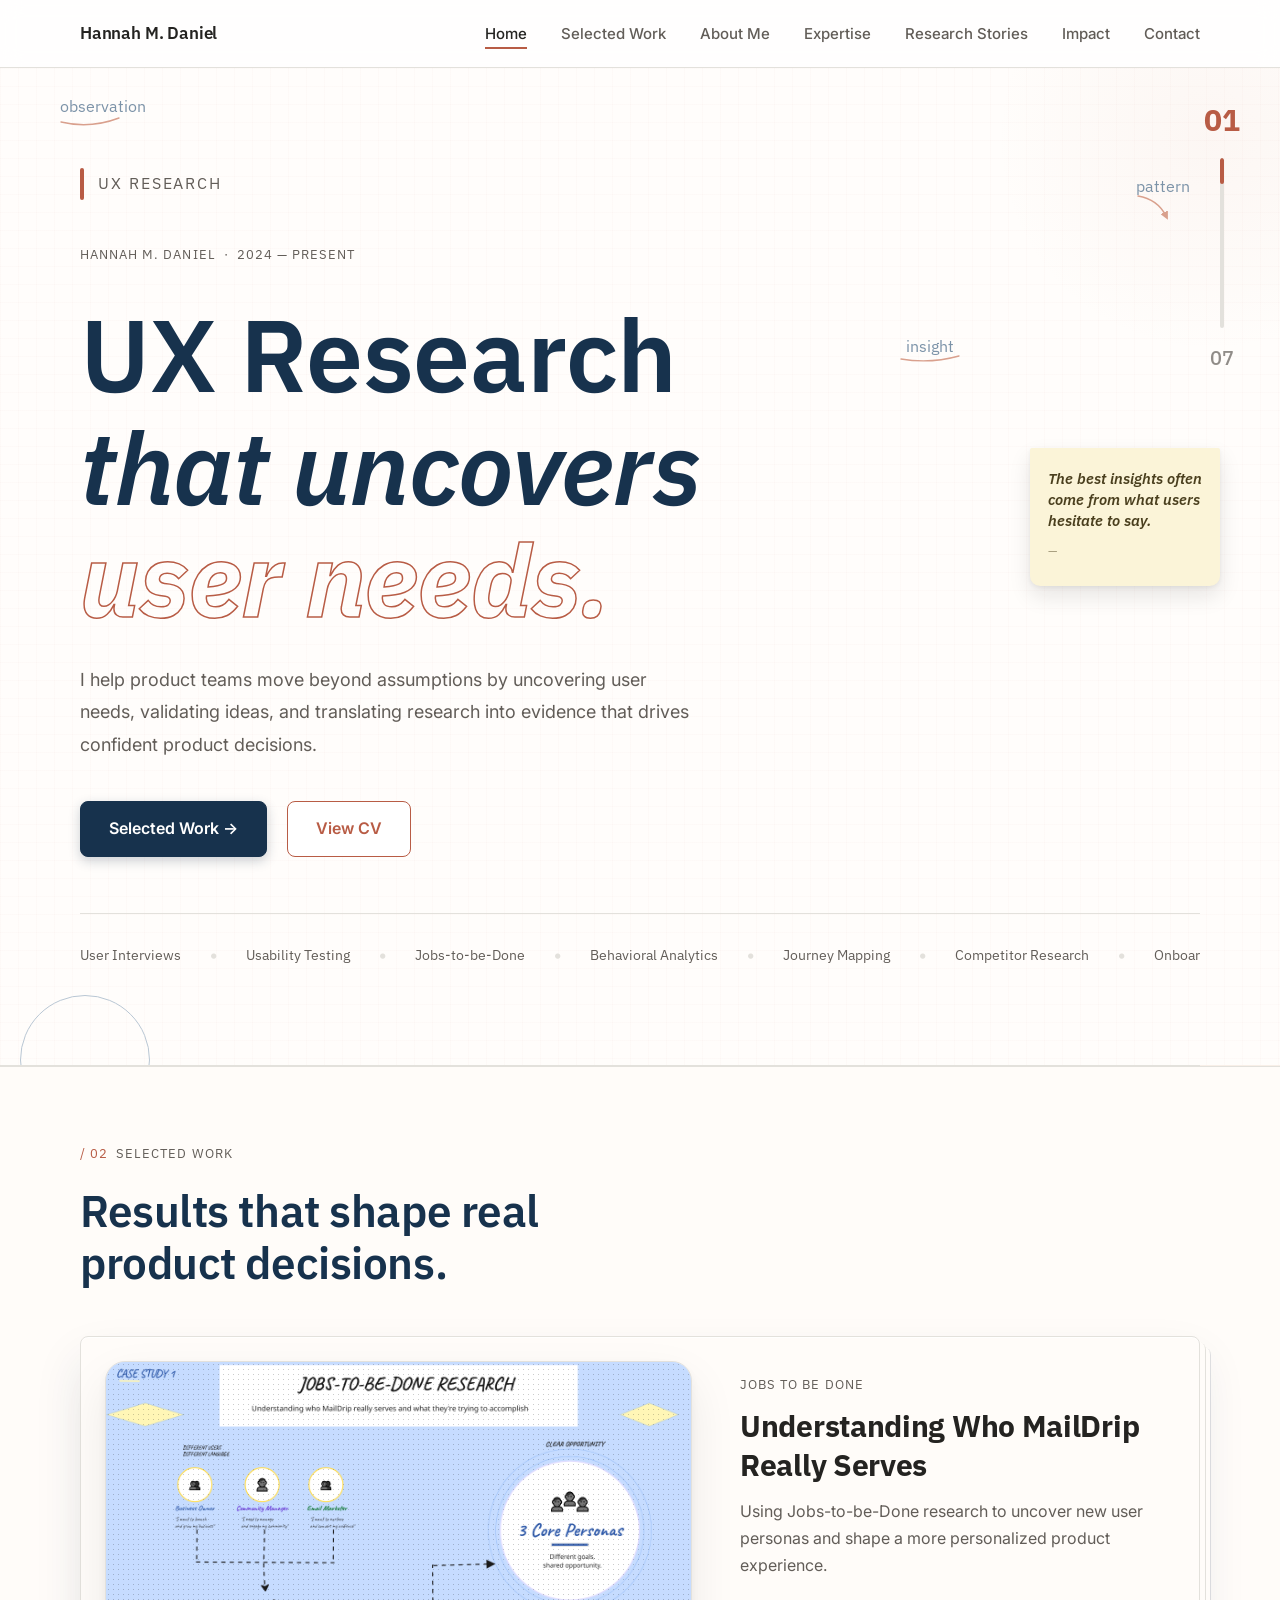
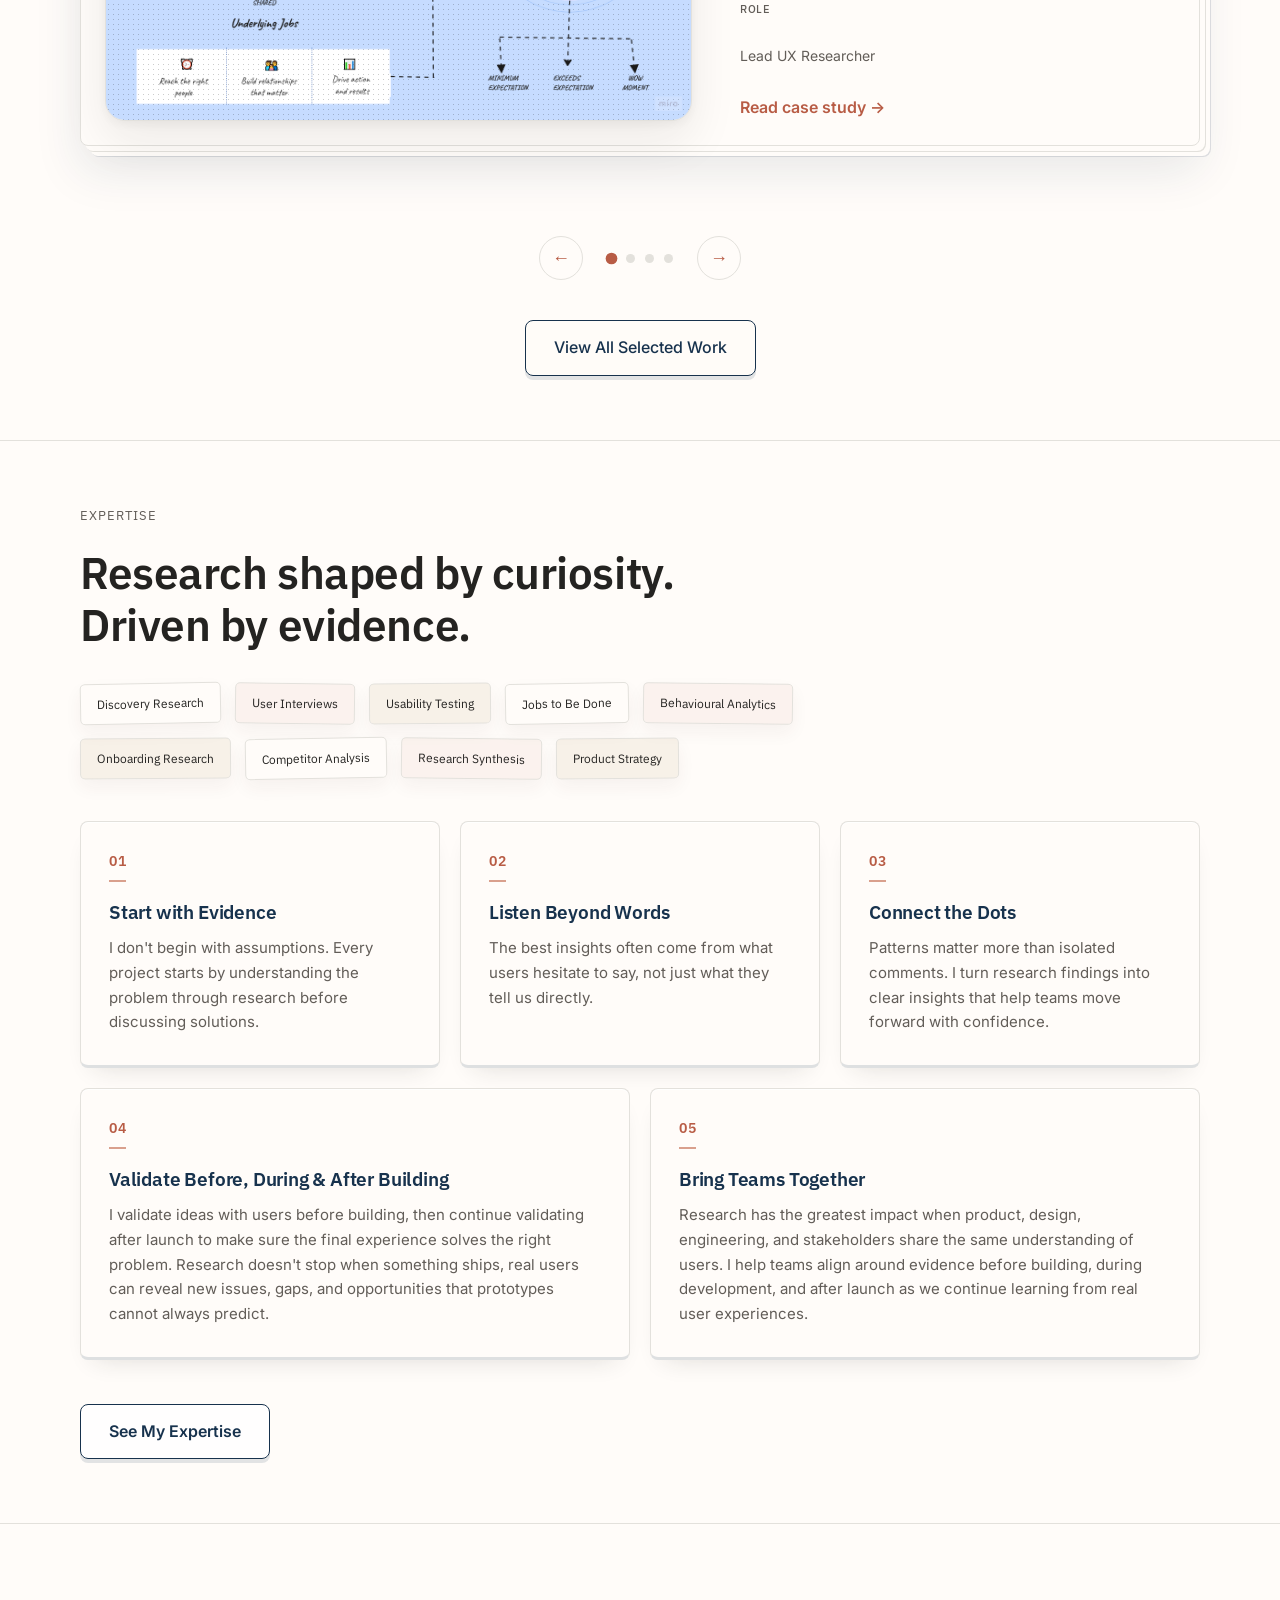
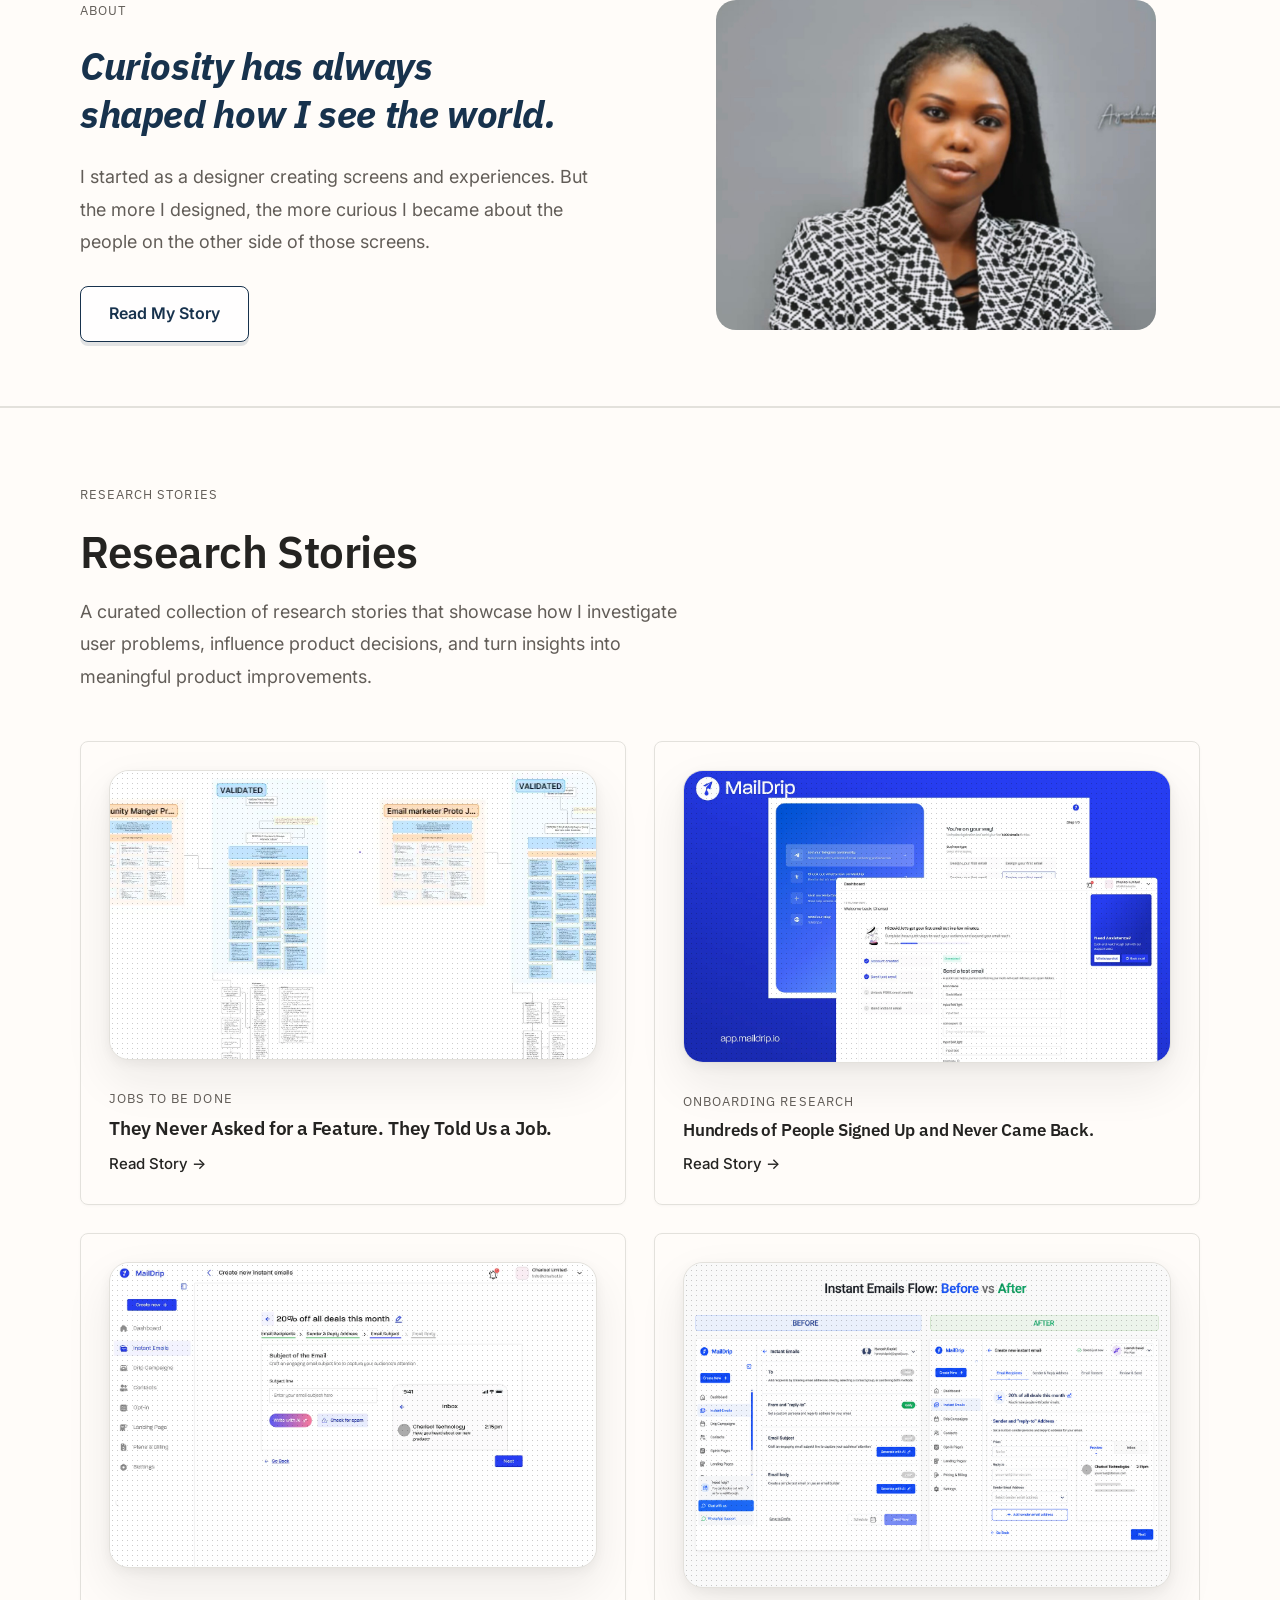
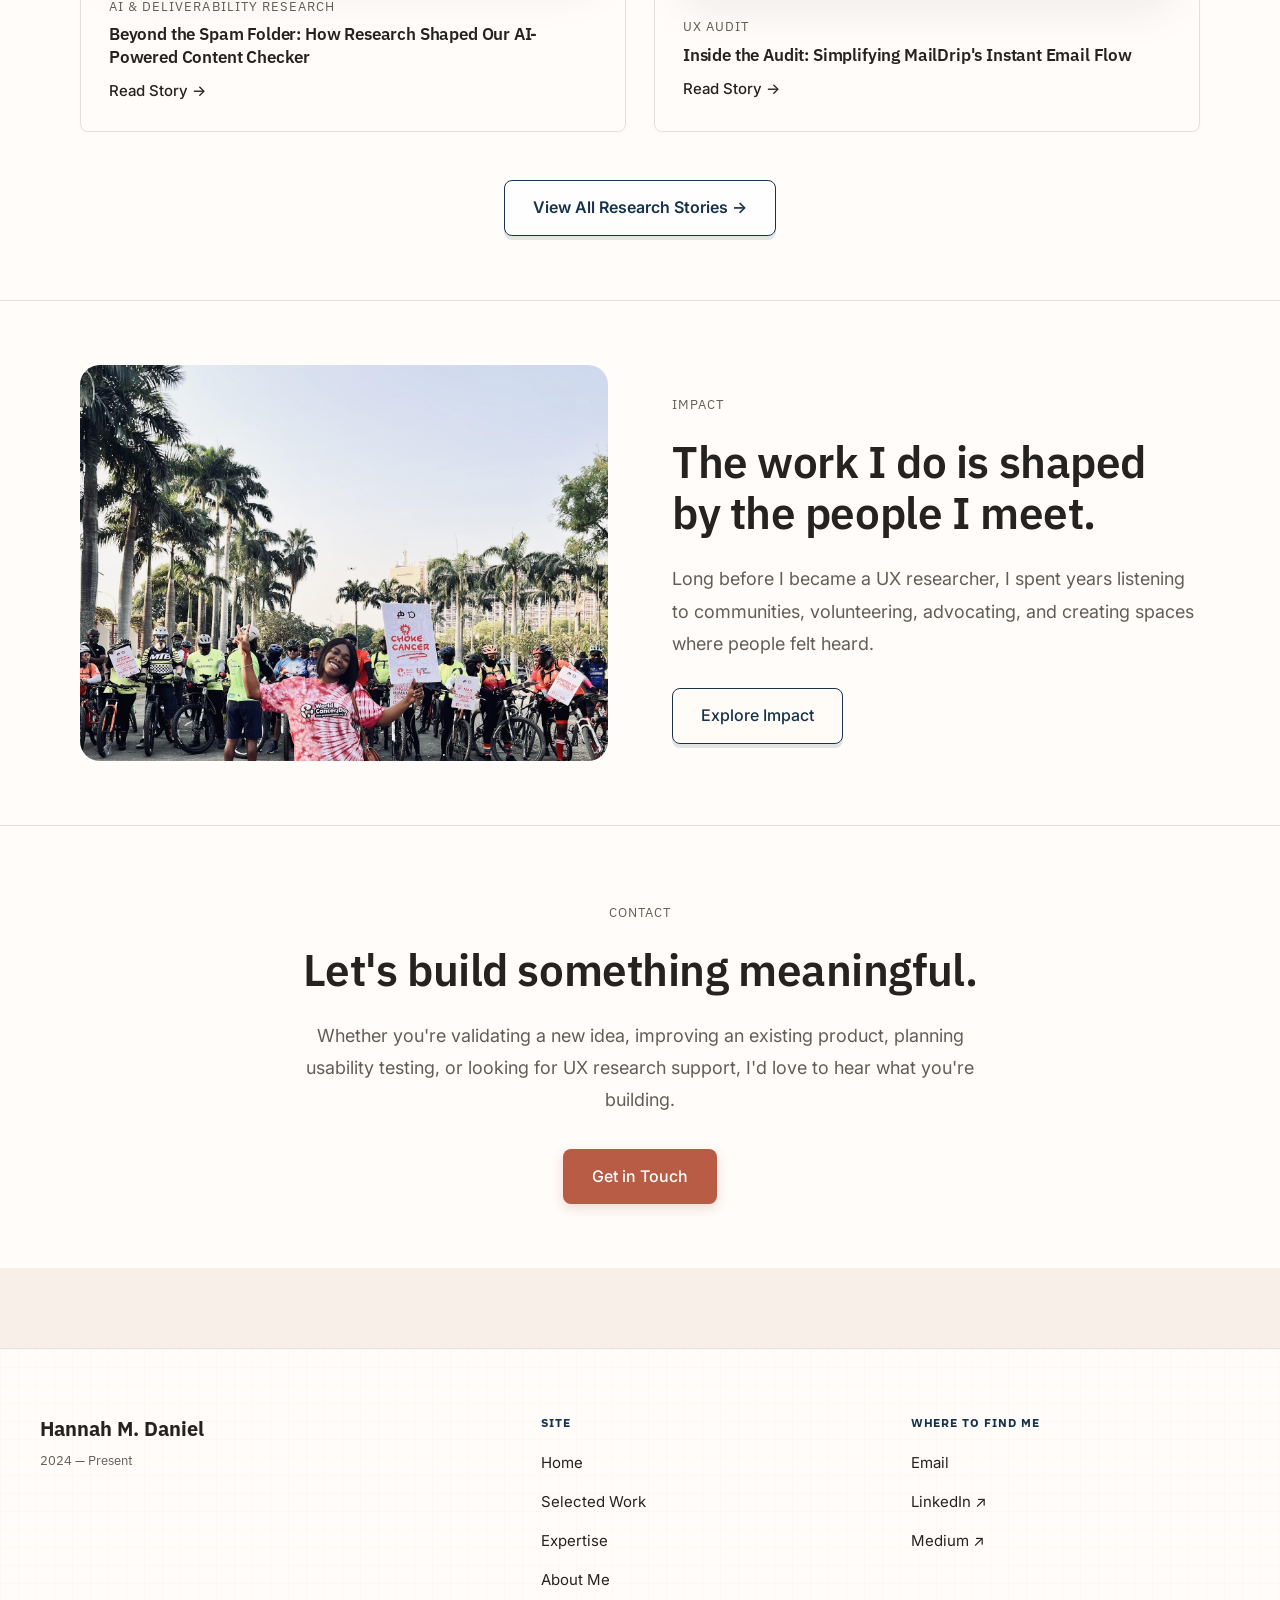
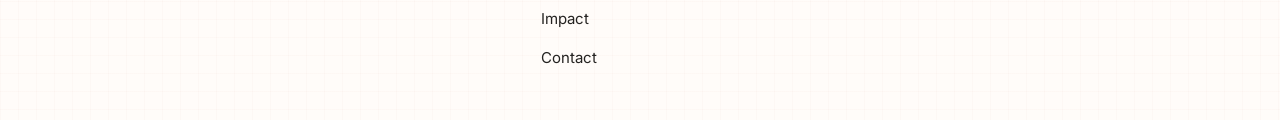
<file: index.html>
<!DOCTYPE html>
<html lang="en">
<head>
<meta charset="UTF-8">
<meta name="viewport" content="width=device-width, initial-scale=1.0">
<title>Hannah M. Daniel — UX Researcher</title>
<meta name="description" content="Hannah M. Daniel is a UX Researcher who helps product teams uncover user needs, validate ideas, and translate research into evidence that drives confident product decisions.">
<link rel="preconnect" href="https://fonts.googleapis.com">
<link rel="preconnect" href="https://fonts.gstatic.com" crossorigin>
<link href="https://fonts.googleapis.com/css2?family=IBM+Plex+Sans:ital,wght@0,400;0,500;0,600;0,700;1,400&amp;family=Inter:ital,wght@0,400;0,500;0,600;1,400&amp;display=swap" rel="stylesheet">
<link rel="stylesheet" href="assets/css/style.css">
</head>
<body class="home-page">
<a class="skip-link" href="#main">Skip to content</a>

<header class="site-header">
  <nav class="nav" aria-label="Primary">
    <a href="index.html" class="nav-logo">Hannah M. Daniel</a>
    <button class="nav-toggle" aria-label="Toggle menu" aria-expanded="false"><span></span></button>
    <ul class="nav-links">
      <li><a href="index.html" aria-current="page">Home</a></li>
      <li><a href="work.html">Selected Work</a></li>
      <li><a href="about.html">About Me</a></li>
      <li><a href="expertise.html">Expertise</a></li>
      <li><a href="research-stories.html">Research Stories</a></li>
      <li><a href="impact.html">Impact</a></li>
      <li><a href="contact.html">Contact</a></li>
    </ul>
  </nav>
</header>

<main id="main">

  <!-- ============ HERO ============ -->
  <section class="section-pad hero-section" style="padding-top:100px; position:relative; overflow:hidden;">
    <div class="hero-glow" aria-hidden="true"></div>
    <div class="hero-counter reveal is-visible" aria-hidden="true">
      <span class="hero-counter-num">01</span>
      <span class="hero-counter-track"><span class="hero-counter-fill"></span></span>
      <span class="hero-counter-num hero-counter-total">07</span>
    </div>

    <!-- Restrained handwritten research annotations -->
    <div class="hero-annotation hero-annotation--observation reveal is-visible" aria-hidden="true">
      <span>observation</span>
      <svg width="60" height="16" viewBox="0 0 60 16" class="hero-annotation-underline"><path d="M1 8 Q30 15 59 4" stroke="#D9A08D" stroke-width="1.4" fill="none" stroke-linecap="round"/></svg>
    </div>
    <div class="hero-annotation hero-annotation--pattern reveal is-visible" aria-hidden="true">
      <span>pattern</span>
      <svg width="34" height="26" viewBox="0 0 34 26" class="hero-annotation-arrow"><path d="M2 2 C 14 4, 24 10, 30 22" stroke="#D9A08D" stroke-width="1.4" fill="none" stroke-linecap="round" marker-end="url(#arrowhead-hero)"/><defs><marker id="arrowhead-hero" markerWidth="6" markerHeight="6" refX="3" refY="3" orient="auto"><path d="M0,0 L6,3 L0,6 Z" fill="#D9A08D"/></marker></defs></svg>
    </div>
    <div class="hero-annotation hero-annotation--insight reveal is-visible" aria-hidden="true">
      <span>insight</span>
      <svg width="60" height="10" viewBox="0 0 60 10" class="hero-annotation-underline"><path d="M1 5 Q30 10 59 2" stroke="#D9A08D" stroke-width="1.4" fill="none" stroke-linecap="round"/></svg>
    </div>
    <div class="hero-annotation-circle reveal is-visible" aria-hidden="true"></div>

    <div class="hero-sticky-note hero-sticky-note--yellow reveal is-visible">
      <p>The best insights often come from what users hesitate to say.</p>
      <span class="hero-sticky-note-mark" aria-hidden="true">&#8212;</span>
    </div>

    <div class="container" style="position:relative; z-index:1;">
      <div>

        <div class="reveal is-visible" style="display:flex; align-items:center; gap:14px; margin-bottom:32px;">
          <span aria-hidden="true" style="display:inline-block; width:4px; height:32px; background:var(--accent); border-radius:2px;"></span>
          <span class="eyebrow" style="margin-bottom:0; font-size:16px; letter-spacing:0.12em;">UX Research</span>
        </div>

        <p class="eyebrow reveal is-visible" style="font-size:13px; margin-bottom:32px;">
          Hannah M. Daniel &nbsp;·&nbsp; 2024 — Present
        </p>

        <h1 class="reveal is-visible" style="margin-bottom:28px; max-width:1080px;">
          <span class="hero-primary-title" style="display:block; font-family:var(--font-heading); font-size:clamp(48px,6.5vw,80px); font-weight:700; line-height:1.1; color:var(--accent);">UX Research</span>
          <span data-hero-rotator data-states='[
            ["that uncovers","user needs."],
            ["that validates","product ideas."],
            ["that explains","user behavior."],
            ["that informs","product decisions."]
          ]' style="display:block; transition: opacity 350ms ease;">
            <span class="hero-rotator-line1 accent-italic" style="display:block; font-family:var(--font-heading); font-size:clamp(52px,7vw,92px); line-height:1.1;"></span>
            <span class="hero-rotator-line2 accent-outline" style="display:block; font-family:var(--font-heading); font-size:clamp(52px,7vw,92px); line-height:1.1;"></span>
          </span>
        </h1>

        <p class="body-lg reveal is-visible" style="max-width:620px; margin-bottom:40px;">
          I help product teams move beyond assumptions by uncovering user needs, validating ideas, and translating research into evidence that drives confident product decisions.
        </p>

        <div class="reveal is-visible" style="display:flex; gap:20px; flex-wrap:wrap;">
          <a href="work.html" class="btn btn-hero-navy">Selected Work &rarr;</a>
          <a href="assets/cv/Hannah-M-Daniel-CV.pdf" class="btn btn-hero-outline" target="_blank" rel="noopener">View CV</a>
        </div>

      </div>

      <!-- Research Focus Marquee -->
      <div style="margin-top:56px; border-top:1px solid var(--border); padding-top:28px; overflow:hidden;">
        <div style="display:flex; white-space:nowrap;" onmouseenter="this.style.animationPlayState='paused'" onmouseleave="this.style.animationPlayState='running'">
          <div data-marquee-track style="display:flex; gap:28px; animation: marquee 32s linear infinite; align-items:center;">
            <span class="marquee-item">User Interviews</span><span aria-hidden="true" style="color:var(--border);">•</span>
            <span class="marquee-item">Usability Testing</span><span aria-hidden="true" style="color:var(--border);">•</span>
            <span class="marquee-item">Jobs-to-be-Done</span><span aria-hidden="true" style="color:var(--border);">•</span>
            <span class="marquee-item">Behavioral Analytics</span><span aria-hidden="true" style="color:var(--border);">•</span>
            <span class="marquee-item">Journey Mapping</span><span aria-hidden="true" style="color:var(--border);">•</span>
            <span class="marquee-item">Competitor Research</span><span aria-hidden="true" style="color:var(--border);">•</span>
            <span class="marquee-item">Onboarding Research</span><span aria-hidden="true" style="color:var(--border);">•</span>
            <span class="marquee-item">AI Product Validation</span><span aria-hidden="true" style="color:var(--border);">•</span>
            <span class="marquee-item">Research Strategy</span><span aria-hidden="true" style="color:var(--border);">•</span>
          </div>
        </div>
      </div>
    </div>
  </section>

  <hr class="divider container" style="max-width:1200px;">

  <!-- ============ SELECTED WORK PREVIEW (carousel) ============ -->
  <section class="section-pad-sm" style="background:var(--white); border-top:1px solid var(--border); border-bottom:1px solid var(--border);">
    <div class="container">
      <p class="eyebrow reveal"><span class="section-label-num">/ 02</span> Selected Work</p>
      <h2 class="heading-lg reveal heading-navy" style="max-width:600px; margin-bottom:48px;">Results that shape real product decisions.</h2>

      <div class="work-carousel reveal" data-carousel>
        <div class="work-carousel-track">

          <div class="work-carousel-slide is-active">
            <div class="work-carousel-stack"><a href="case-study-1.html" class="work-carousel-visual grid-image grid-image--hover ratio-auto">
              <img src="assets/images/image22.png" alt="Jobs-to-be-Done research diagram mapping personas to shared underlying goals">
            </a></div>
            <div class="work-carousel-info">
              <p class="eyebrow" style="margin-bottom:10px;">Jobs to Be Done</p>
              <h3 class="work-carousel-title">Understanding Who MailDrip Really Serves</h3>
              <p class="work-carousel-desc">Using Jobs-to-be-Done research to uncover new user personas and shape a more personalized product experience.</p>
              <div class="work-carousel-meta">
                <span><strong>Role</strong><br>Lead UX Researcher</span>
              </div>
              <a href="case-study-1.html" class="work-carousel-link">Read case study &rarr;</a>
            </div>
          </div>

          <div class="work-carousel-slide">
            <div class="work-carousel-stack"><a href="case-study-2.html" class="work-carousel-visual grid-image grid-image--hover ratio-auto">
              <img src="assets/images/image11.png" alt="MailDrip Instant Email workflow usability audit screenshot">
            </a></div>
            <div class="work-carousel-info">
              <p class="eyebrow" style="margin-bottom:10px;">Usability Audit</p>
              <h3 class="work-carousel-title">Reducing Friction in MailDrip's Instant Email Experience</h3>
              <p class="work-carousel-desc">Improving the Instant Email workflow by identifying where users were getting stuck and turning findings into clearer product guidance.</p>
              <div class="work-carousel-meta">
                <span><strong>Role</strong><br>Lead UX Researcher</span>
              </div>
              <a href="case-study-2.html" class="work-carousel-link">Read case study &rarr;</a>
            </div>
          </div>

          <div class="work-carousel-slide">
            <div class="work-carousel-stack"><a href="case-study-3.html" class="work-carousel-visual grid-image grid-image--hover ratio-auto">
              <img src="assets/images/image9.png" alt="Muzingo behavioral analytics session data">
            </a></div>
            <div class="work-carousel-info">
              <p class="eyebrow" style="margin-bottom:10px;">Behavioral Analytics</p>
              <h3 class="work-carousel-title">Improving Player Experience Through Behavioral Analytics</h3>
              <p class="work-carousel-desc">Muzingo — understanding drop-offs, friction, and engagement through real session behaviour.</p>
              <div class="work-carousel-meta">
                <span><strong>Role</strong><br>UX Researcher</span>
              </div>
              <a href="case-study-3.html" class="work-carousel-link">Read case study &rarr;</a>
            </div>
          </div>

          <div class="work-carousel-slide">
            <div class="work-carousel-stack"><a href="case-study-4.html" class="work-carousel-visual grid-image grid-image--hover ratio-auto">
              <img src="assets/images/image17.png" alt="Research artifact from MailDrip onboarding and activation research">
            </a></div>
            <div class="work-carousel-info">
              <p class="eyebrow" style="margin-bottom:10px;">Onboarding Research</p>
              <h3 class="work-carousel-title">Improving User Onboarding &amp; Activation</h3>
              <p class="work-carousel-desc">MailDrip — understanding user intent before the first campaign, and turning that into a clearer path to value.</p>
              <div class="work-carousel-meta">
                <span><strong>Role</strong><br>Lead UX Researcher</span>
              </div>
              <a href="case-study-4.html" class="work-carousel-link">Read case study &rarr;</a>
            </div>
          </div>

        </div>

        <div class="work-carousel-controls">
          <button type="button" class="work-carousel-arrow" data-carousel-prev aria-label="Previous case study">&larr;</button>
          <div class="work-carousel-dots" data-carousel-dots>
            <button type="button" class="work-carousel-dot is-active" aria-label="Show case study 1"></button>
            <button type="button" class="work-carousel-dot" aria-label="Show case study 2"></button>
            <button type="button" class="work-carousel-dot" aria-label="Show case study 3"></button>
            <button type="button" class="work-carousel-dot" aria-label="Show case study 4"></button>
          </div>
          <button type="button" class="work-carousel-arrow" data-carousel-next aria-label="Next case study">&rarr;</button>
        </div>
      </div>

      <div class="text-center reveal" style="margin-top:40px;">
        <a href="work.html" class="btn btn-secondary">View All Selected Work</a>
      </div>
    </div>
  </section>

  <!-- ============ EXPERTISE PREVIEW ============ -->
  <section class="section-pad-sm expertise-preview">
    <div class="container">
      <p class="eyebrow reveal">Expertise</p>
      <h2 class="heading-lg reveal" style="max-width:600px; margin-bottom:32px;">Research shaped by curiosity. Driven by evidence.</h2>
      <div class="tag-row reveal">
        <span class="tag">Discovery Research</span>
        <span class="tag">User Interviews</span>
        <span class="tag">Usability Testing</span>
        <span class="tag">Jobs to Be Done</span>
        <span class="tag">Behavioural Analytics</span>
        <span class="tag">Onboarding Research</span>
        <span class="tag">Competitor Analysis</span>
        <span class="tag">Research Synthesis</span>
        <span class="tag">Product Strategy</span>
      </div>

      <div class="home-approach reveal">
        <div class="home-approach-row">
          <span class="home-approach-number">01</span>
          <div>
            <h3 class="home-approach-title">Start with Evidence</h3>
            <p class="home-approach-desc">I don't begin with assumptions. Every project starts by understanding the problem through research before discussing solutions.</p>
          </div>
        </div>
        <div class="home-approach-row">
          <span class="home-approach-number">02</span>
          <div>
            <h3 class="home-approach-title">Listen Beyond Words</h3>
            <p class="home-approach-desc">The best insights often come from what users hesitate to say, not just what they tell us directly.</p>
          </div>
        </div>
        <div class="home-approach-row">
          <span class="home-approach-number">03</span>
          <div>
            <h3 class="home-approach-title">Connect the Dots</h3>
            <p class="home-approach-desc">Patterns matter more than isolated comments. I turn research findings into clear insights that help teams move forward with confidence.</p>
          </div>
        </div>
        <div class="home-approach-row">
          <span class="home-approach-number">04</span>
          <div>
            <h3 class="home-approach-title">Validate Before, During &amp; After Building</h3>
            <p class="home-approach-desc">I validate ideas with users before building, then continue validating after launch to make sure the final experience solves the right problem. Research doesn't stop when something ships, real users can reveal new issues, gaps, and opportunities that prototypes cannot always predict.</p>
          </div>
        </div>
        <div class="home-approach-row">
          <span class="home-approach-number">05</span>
          <div>
            <h3 class="home-approach-title">Bring Teams Together</h3>
            <p class="home-approach-desc">Research has the greatest impact when product, design, engineering, and stakeholders share the same understanding of users. I help teams align around evidence before building, during development, and after launch as we continue learning from real user experiences.</p>
          </div>
        </div>
      </div>

      <div class="expertise-preview-action reveal">
        <a href="expertise.html" class="btn btn-outline-navy">See My Expertise</a>
      </div>
    </div>
  </section>

  <!-- ============ ABOUT PREVIEW ============ -->
  <section class="section-pad-sm" style="background:var(--white); border-top:1px solid var(--border); border-bottom:1px solid var(--border);">
    <div class="container">
      <div style="display:grid; grid-template-columns: 1fr 1fr; gap:64px; align-items:center;">
        <div class="reveal">
          <p class="eyebrow">About</p>
          <h2 class="heading-navy" style="font-family:var(--font-heading); font-style:italic; font-weight:700; font-size:clamp(28px,3vw,38px); color:var(--accent); max-width:480px; margin-bottom:24px; line-height:1.25;">Curiosity has always shaped how I see the world.</h2>
          <p class="body-lg" style="margin-bottom:28px;">I started as a designer creating screens and experiences. But the more I designed, the more curious I became about the people on the other side of those screens.</p>
          <a href="about.html" class="btn btn-outline-navy">Read My Story</a>
        </div>
        <div class="reveal grid-image grid-image--plain ratio-4-3 about-float">
          <img src="assets/images/hannah-daniel-portrait.jpeg" alt="Portrait of Hannah M. Daniel">
        </div>
      </div>
    </div>
  </section>

  <!-- ============ RESEARCH STORIES PREVIEW ============ -->
  <section class="section-pad-sm section-texture research-stories-texture" style="background:var(--white); border-top:1px solid var(--border); border-bottom:1px solid var(--border);">
    <div class="container">
      <p class="eyebrow reveal">Research Stories</p>
      <h2 class="heading-lg reveal" style="max-width:600px; margin-bottom:16px;">Research Stories</h2>
      <p class="body-lg reveal" style="max-width:620px; margin-bottom:48px;">A curated collection of research stories that showcase how I investigate user problems, influence product decisions, and turn insights into meaningful product improvements.</p>

      <div class="story-bento">

        <a href="https://medium.com/charisol-pulse/they-never-asked-for-a-feature-they-told-us-a-job-98fa909edc8d?sharedUserId=anamakabi" target="_blank" rel="noopener" class="card reveal story-bento-item story-bento-item--large">
          <div class="grid-image grid-image--hover ratio-auto" style="margin-bottom:16px;">
            <img src="assets/images/image24.png" alt="Research synthesis diagram from Jobs-to-be-Done study">
          </div>
          <p class="eyebrow" style="margin-bottom:6px;">Jobs to Be Done</p>
          <h3 style="font-size:19px; font-weight:600; margin-bottom:10px; line-height:1.35;">They Never Asked for a Feature. They Told Us a Job.</h3>
          <span style="font-weight:500; font-size:15px;">Read Story &rarr;</span>
        </a>

        <a href="https://medium.com/charisol-pulse/hundreds-of-people-signed-up-and-never-came-back-turns-out-we-were-the-problem-4207ff5c9c30?sharedUserId=anamakabi" target="_blank" rel="noopener" class="card reveal story-bento-item story-bento-item--tall">
          <div class="grid-image grid-image--hover ratio-auto" style="margin-bottom:16px;">
            <img src="assets/images/image30.png" alt="Onboarding research artifact on user activation">
          </div>
          <p class="eyebrow" style="margin-bottom:6px;">Onboarding Research</p>
          <h3 style="font-size:17px; font-weight:600; margin-bottom:10px; line-height:1.35;">Hundreds of People Signed Up and Never Came Back.</h3>
          <span style="font-weight:500; font-size:15px;">Read Story &rarr;</span>
        </a>

        <a href="https://medium.com/charisol-pulse/beyond-the-spam-folder-how-research-shaped-our-ai-powered-content-checker-300baa4bf2b9?sharedUserId=anamakabi" target="_blank" rel="noopener" class="card reveal story-bento-item">
          <div class="grid-image grid-image--hover ratio-auto" style="margin-bottom:16px;">
            <img src="assets/images/image18.png" alt="AI content checker research artifact">
          </div>
          <p class="eyebrow" style="margin-bottom:6px;">AI &amp; Deliverability Research</p>
          <h3 style="font-size:17px; font-weight:600; margin-bottom:10px; line-height:1.35;">Beyond the Spam Folder: How Research Shaped Our AI-Powered Content Checker</h3>
          <span style="font-weight:500; font-size:15px;">Read Story &rarr;</span>
        </a>

        <a href="https://medium.com/charisol-pulse/inside-the-audit-how-were-simplifying-maildrip-s-instant-email-flow-for-every-user-bae95b2a27a6?sharedUserId=anamakabi" target="_blank" rel="noopener" class="card reveal story-bento-item">
          <div class="grid-image grid-image--hover ratio-auto" style="margin-bottom:16px;">
            <img src="assets/images/image23.png" alt="MailDrip Instant Email flow audit artifact">
          </div>
          <p class="eyebrow" style="margin-bottom:6px;">UX Audit</p>
          <h3 style="font-size:17px; font-weight:600; margin-bottom:10px; line-height:1.35;">Inside the Audit: Simplifying MailDrip's Instant Email Flow</h3>
          <span style="font-weight:500; font-size:15px;">Read Story &rarr;</span>
        </a>

      </div>
    </div>

    <div class="text-center reveal" style="margin-top:48px;">
      <a href="research-stories.html" class="btn btn-outline-navy">View All Research Stories &rarr;</a>
    </div>
  </section>

  <!-- ============ IMPACT PREVIEW ============ -->
  <section class="section-pad-sm">
    <div class="container">
      <div style="display:grid; grid-template-columns:1fr 1fr; gap:64px; align-items:center;">
        <div class="reveal grid-image grid-image--plain ratio-4-3">
          <img src="assets/images/image39.jpg" alt="Hannah holding a cancer-awareness banner at a community cycling event" style="object-position: center 25%;">
        </div>
        <div class="reveal">
          <p class="eyebrow">Impact</p>
          <h2 class="heading-lg" style="margin-bottom:24px;">The work I do is shaped by the people I meet.</h2>
          <p class="body-lg" style="margin-bottom:28px;">Long before I became a UX researcher, I spent years listening to communities, volunteering, advocating, and creating spaces where people felt heard.</p>
          <a href="impact.html" class="btn btn-secondary">Explore Impact</a>
        </div>
      </div>
    </div>
  </section>

  <!-- ============ CONTACT PREVIEW ============ -->
  <section class="section-pad-sm text-center" style="background:var(--white); border-top:1px solid var(--border);">
    <div class="container--narrow reveal">
      <p class="eyebrow">Contact</p>
      <h2 class="heading-lg" style="margin-bottom:24px;">Let's build something meaningful.</h2>
      <p class="body-lg" style="margin-bottom:32px;">Whether you're validating a new idea, improving an existing product, planning usability testing, or looking for UX research support, I'd love to hear what you're building.</p>
      <a href="contact.html" class="btn btn-primary">Get in Touch</a>
    </div>
  </section>

</main>

<footer class="site-footer">
  <div class="footer-inner">
    <div class="footer-col footer-col--brand">
      <p class="footer-name"><a href="mailto:hannahdaniel195@gmail.com">Hannah M. Daniel</a></p>
      <p class="footer-years">2024 — Present</p>
    </div>
    <div class="footer-col">
      <p class="footer-col-label">Site</p>
      <ul class="footer-nav-list">
        <li><a href="index.html">Home</a></li>
        <li><a href="work.html">Selected Work</a></li>
        <li><a href="expertise.html">Expertise</a></li>
        <li><a href="about.html">About Me</a></li>
        <li><a href="impact.html">Impact</a></li>
        <li><a href="contact.html">Contact</a></li>
      </ul>
    </div>
    <div class="footer-col">
      <p class="footer-col-label">Where to find me</p>
      <ul class="footer-nav-list">
        <li><a href="mailto:hannahdaniel195@gmail.com">Email</a></li>
        <li><a href="https://linkedin.com/in/hannahuxr" target="_blank" rel="noopener">LinkedIn ↗</a></li>
     
        <li><a href="https://medium.com/@anamakabi" target="_blank" rel="noopener">Medium ↗</a></li>
      </ul>
    </div>
  </div>
</footer>

<style>
@keyframes marquee {
  from { transform: translateX(0); }
  to { transform: translateX(-50%); }
}
.marquee-item {
  font-family: var(--font-mono);
  font-size: 14px;
  color: var(--text-secondary);
  transition: color var(--transition-fast);
}
.marquee-item:hover { color: var(--accent); }
.hero-rotator-line1, .hero-rotator-line2 { display:inline-block; }
[data-hero-rotator].is-fading { opacity: 0; transform: translateY(6px); }

.story-marquee-viewport {
  overflow: hidden;
  width: 100%;
  padding: 4px 0 12px;
}

.story-marquee-track {
  display: flex;
  gap: 28px;
  width: max-content;
  animation: story-marquee 42s linear infinite;
  padding: 0 40px;
}

@keyframes story-marquee {
  from { transform: translateX(0); }
  to { transform: translateX(-50%); }
}

.story-marquee-card {
  display: block;
  flex: 0 0 340px;
  width: 340px;
}

@media (max-width: 640px) {
  .story-marquee-card { flex-basis: 280px; width: 280px; }
}

@media (max-width: 860px) {
  section .container > div[style*="grid-template-columns: 1fr 1fr"],
  section .container > div[style*="grid-template-columns:1fr 1fr"] { grid-template-columns: 1fr !important; }
  section .container div[style*="grid-template-columns:repeat(2,1fr)"] { grid-template-columns: 1fr !important; }
}
</style>

<script src="assets/js/main.js"></script>
</body>
</html>
</file>
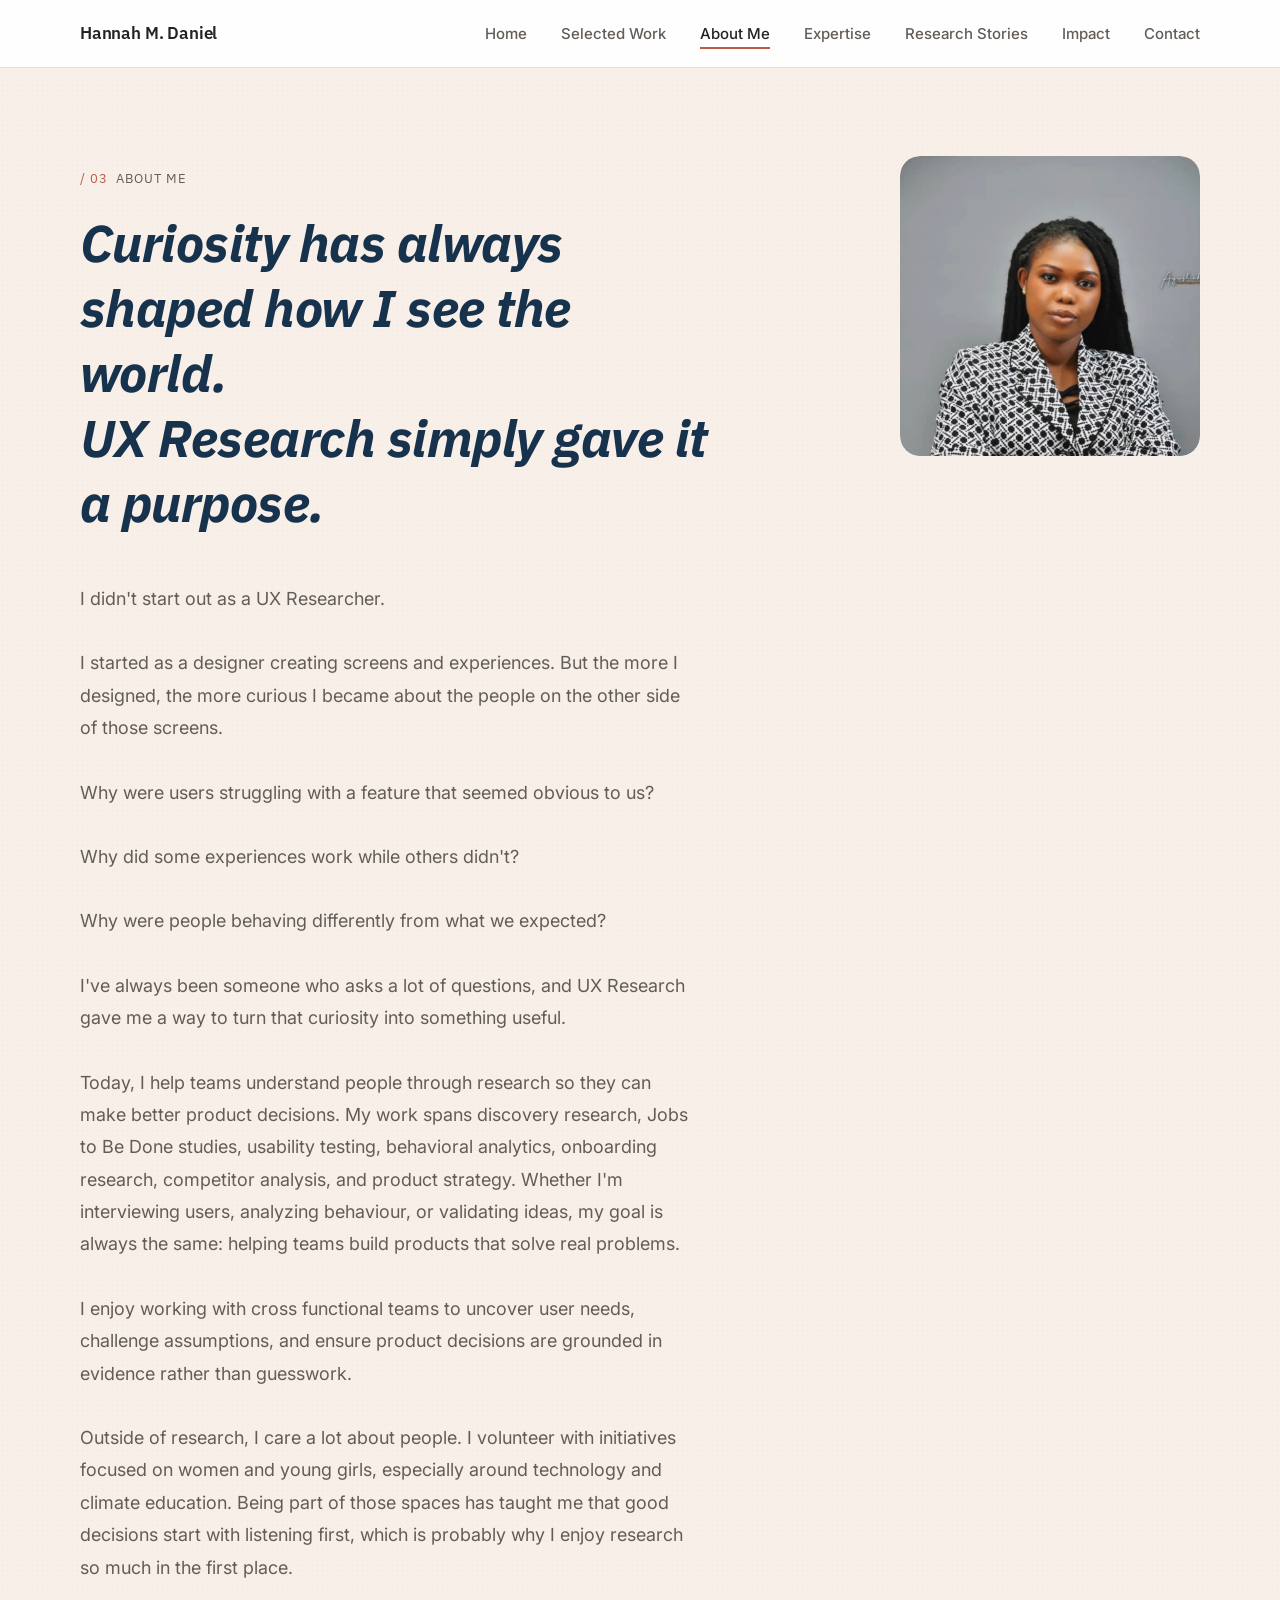
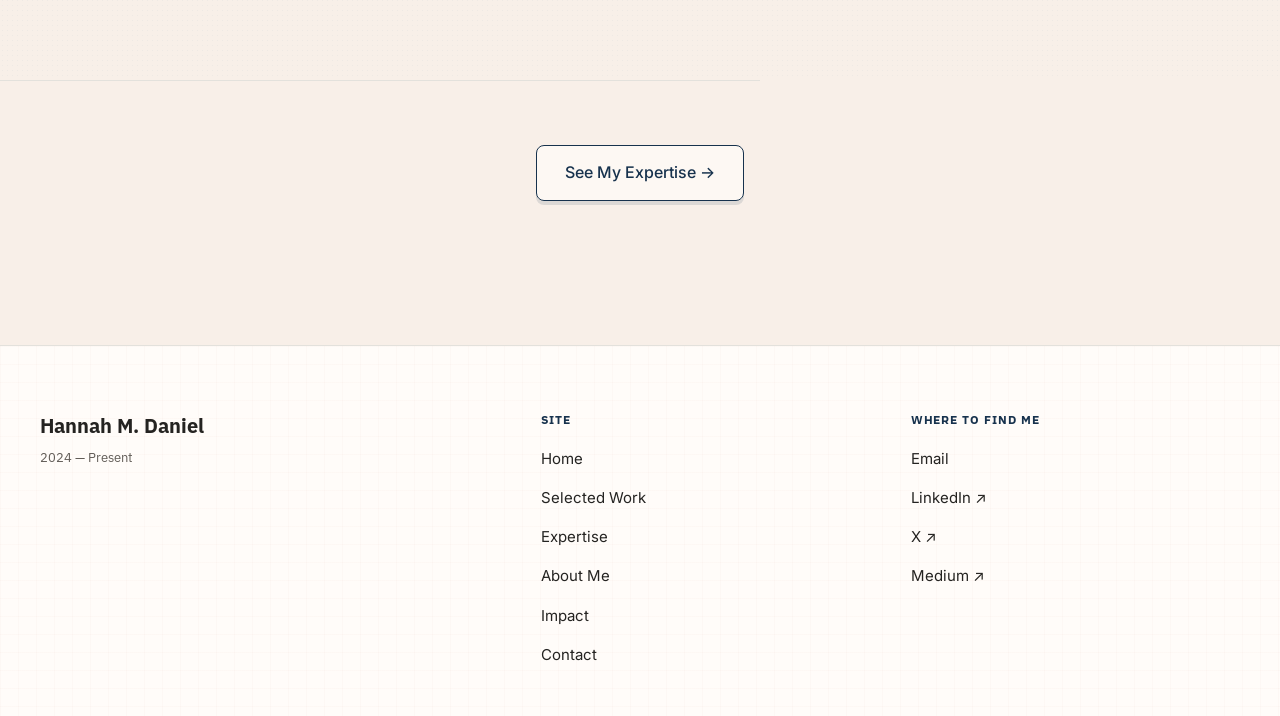
<file: about.html>
<!DOCTYPE html>
<html lang="en">
<head>
<meta charset="UTF-8">
<meta name="viewport" content="width=device-width, initial-scale=1.0">
<title>About — Hannah M. Daniel</title>
<meta name="description" content="Curiosity has always shaped how I see the world. UX Research simply gave it a purpose.">
<link rel="preconnect" href="https://fonts.googleapis.com">
<link rel="preconnect" href="https://fonts.gstatic.com" crossorigin>
<link href="https://fonts.googleapis.com/css2?family=IBM+Plex+Sans:ital,wght@0,400;0,500;0,600;0,700;1,400&amp;family=Inter:ital,wght@0,400;0,500;0,600;1,400&amp;display=swap" rel="stylesheet">
<link rel="stylesheet" href="assets/css/style.css">
</head>
<body>
<a class="skip-link" href="#main">Skip to content</a>

<header class="site-header">
  <nav class="nav" aria-label="Primary">
    <a href="index.html" class="nav-logo">Hannah M. Daniel</a>
    <button class="nav-toggle" aria-label="Toggle menu" aria-expanded="false"><span></span></button>
    <ul class="nav-links">
      <li><a href="index.html">Home</a></li>
      <li><a href="work.html">Selected Work</a></li>
      <li><a href="about.html" aria-current="page">About Me</a></li>
      <li><a href="expertise.html">Expertise</a></li>
      <li><a href="research-stories.html">Research Stories</a></li>
      <li><a href="impact.html">Impact</a></li>
      <li><a href="contact.html">Contact</a></li>
    </ul>
  </nav>
</header>

<main id="main">
  <section class="section-pad about-texture" style="padding-top:88px;">
    <div class="container">
      <div class="about-hero-grid">
        <div class="about-hero-text">
          <p class="section-label reveal is-visible"><span class="section-label-num">/ 03</span> About Me</p>

          <h1 class="reveal is-visible heading-navy" style="font-family:var(--font-heading); font-style:italic; font-size:clamp(34px,4.2vw,52px); font-weight:700; color:var(--accent); line-height:1.25; margin-bottom:0;">
            Curiosity has always shaped how I see the world.<br>UX Research simply gave it a purpose.
          </h1>
        </div>

        <div class="reveal grid-image grid-image--plain ratio-auto about-hero-photo">
          <img src="assets/images/hannah-daniel-portrait.jpeg" alt="Portrait of Hannah M. Daniel" style="border-radius:20px;">
        </div>
      </div>

      <div class="body-copy about-body-copy">
        <p class="reveal">I didn't start out as a UX Researcher.</p>
        <p class="reveal">I started as a designer creating screens and experiences. But the more I designed, the more curious I became about the people on the other side of those screens.</p>
        <p class="reveal">Why were users struggling with a feature that seemed obvious to us?</p>
        <p class="reveal">Why did some experiences work while others didn't?</p>
        <p class="reveal">Why were people behaving differently from what we expected?</p>
        <p class="reveal">I've always been someone who asks a lot of questions, and UX Research gave me a way to turn that curiosity into something useful.</p>
        <p class="reveal">Today, I help teams understand people through research so they can make better product decisions. My work spans discovery research, Jobs to Be Done studies, usability testing, behavioral analytics, onboarding research, competitor analysis, and product strategy. Whether I'm interviewing users, analyzing behaviour, or validating ideas, my goal is always the same: helping teams build products that solve real problems.</p>
        <p class="reveal">I enjoy working with cross functional teams to uncover user needs, challenge assumptions, and ensure product decisions are grounded in evidence rather than guesswork.</p>
        <p class="reveal">Outside of research, I care a lot about people. I volunteer with initiatives focused on women and young girls, especially around technology and climate education. Being part of those spaces has taught me that good decisions start with listening first, which is probably why I enjoy research so much in the first place.</p>
      </div>
    </div>
  </section>

  <hr class="divider container--narrow">

  <section class="section-pad-sm text-center">
    <div class="container--narrow reveal">
      <a href="expertise.html" class="btn btn-secondary">See My Expertise →</a>
    </div>
  </section>
</main>

<footer class="site-footer">
  <div class="footer-inner">
    <div class="footer-col footer-col--brand">
      <p class="footer-name"><a href="mailto:hannahdaniel195@gmail.com">Hannah M. Daniel</a></p>
      <p class="footer-years">2024 — Present</p>
    </div>
    <div class="footer-col">
      <p class="footer-col-label">Site</p>
      <ul class="footer-nav-list">
        <li><a href="index.html">Home</a></li>
        <li><a href="work.html">Selected Work</a></li>
        <li><a href="expertise.html">Expertise</a></li>
        <li><a href="about.html">About Me</a></li>
        <li><a href="impact.html">Impact</a></li>
        <li><a href="contact.html">Contact</a></li>
      </ul>
    </div>
    <div class="footer-col">
      <p class="footer-col-label">Where to find me</p>
      <ul class="footer-nav-list">
        <li><a href="mailto:hannahdaniel195@gmail.com">Email</a></li>
        <li><a href="https://linkedin.com/in/YOUR-USERNAME" target="_blank" rel="noopener">LinkedIn ↗</a></li>
        <li><a href="https://x.com/YOUR-USERNAME" target="_blank" rel="noopener">X ↗</a></li>
        <li><a href="https://medium.com/@YOUR-USERNAME" target="_blank" rel="noopener">Medium ↗</a></li>
      </ul>
    </div>
  </div>
</footer>

<style>
.body-copy p { margin-bottom: 32px; }
.body-copy p:last-child { margin-bottom: 0; }

.about-hero-grid {
  display: grid;
  grid-template-columns: 1.3fr 0.9fr;
  gap: 56px;
  align-items: start;
  margin-bottom: 48px;
}

.about-hero-photo {
  max-width: 300px;
  justify-self: end;
}

.about-body-copy {
  max-width: 620px;
}

@media (max-width: 860px) {
  .about-hero-grid {
    grid-template-columns: 1fr;
    gap: 32px;
  }
  .about-hero-photo {
    justify-self: start;
    max-width: 340px;
  }
}
</style>

<script src="assets/js/main.js"></script>
</body>
</html>
</file>
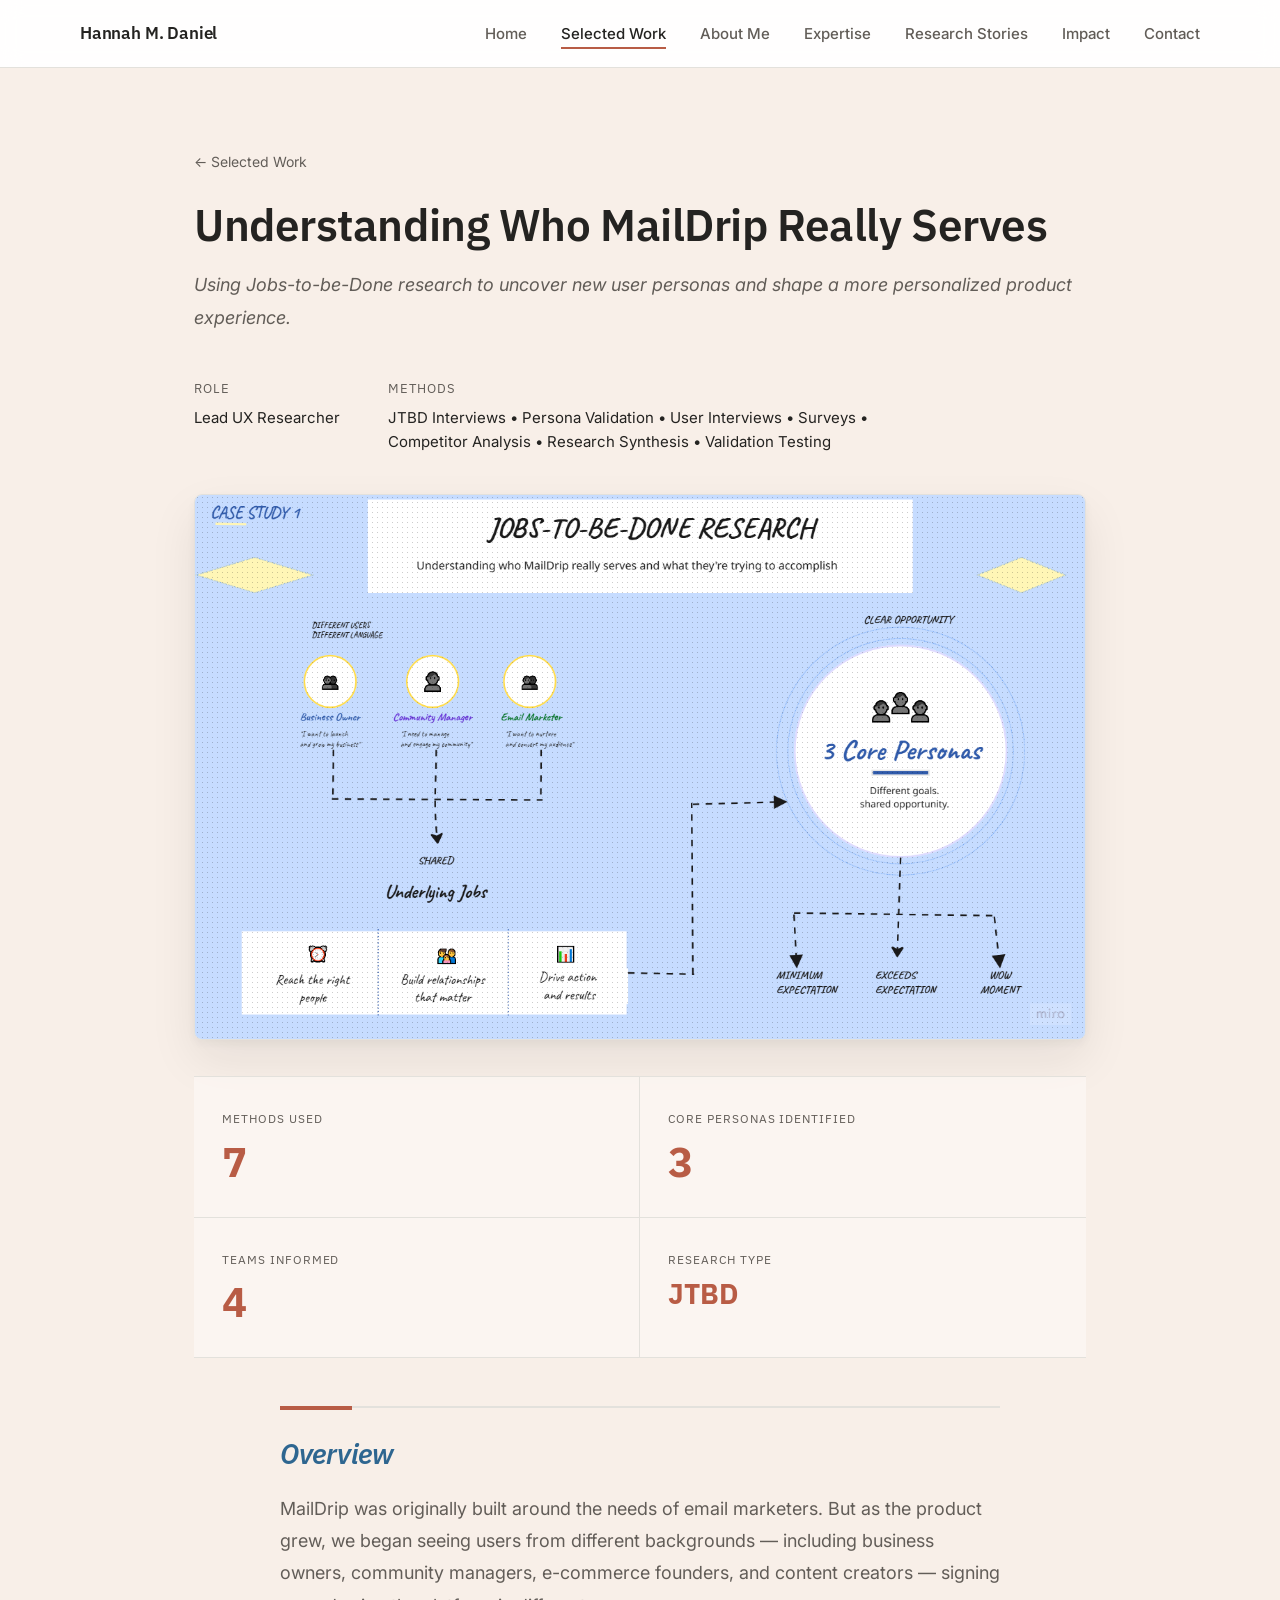
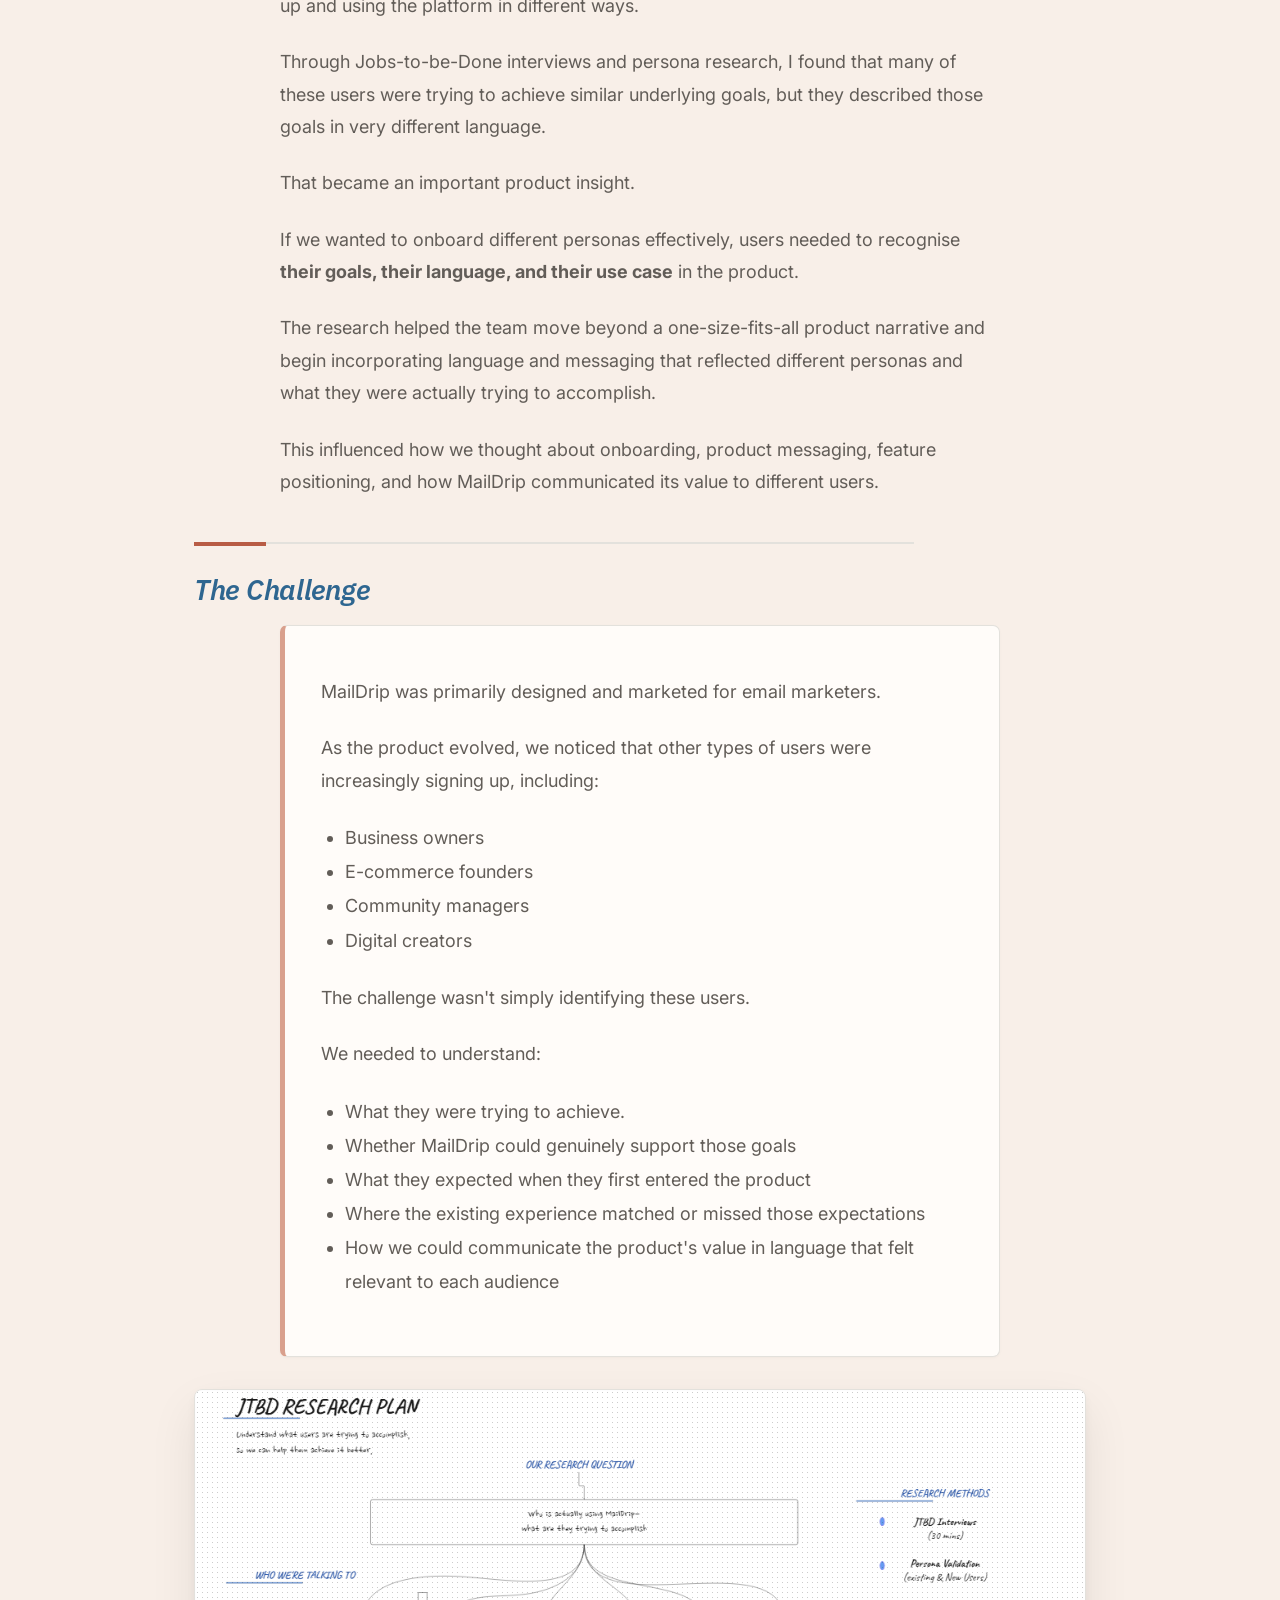
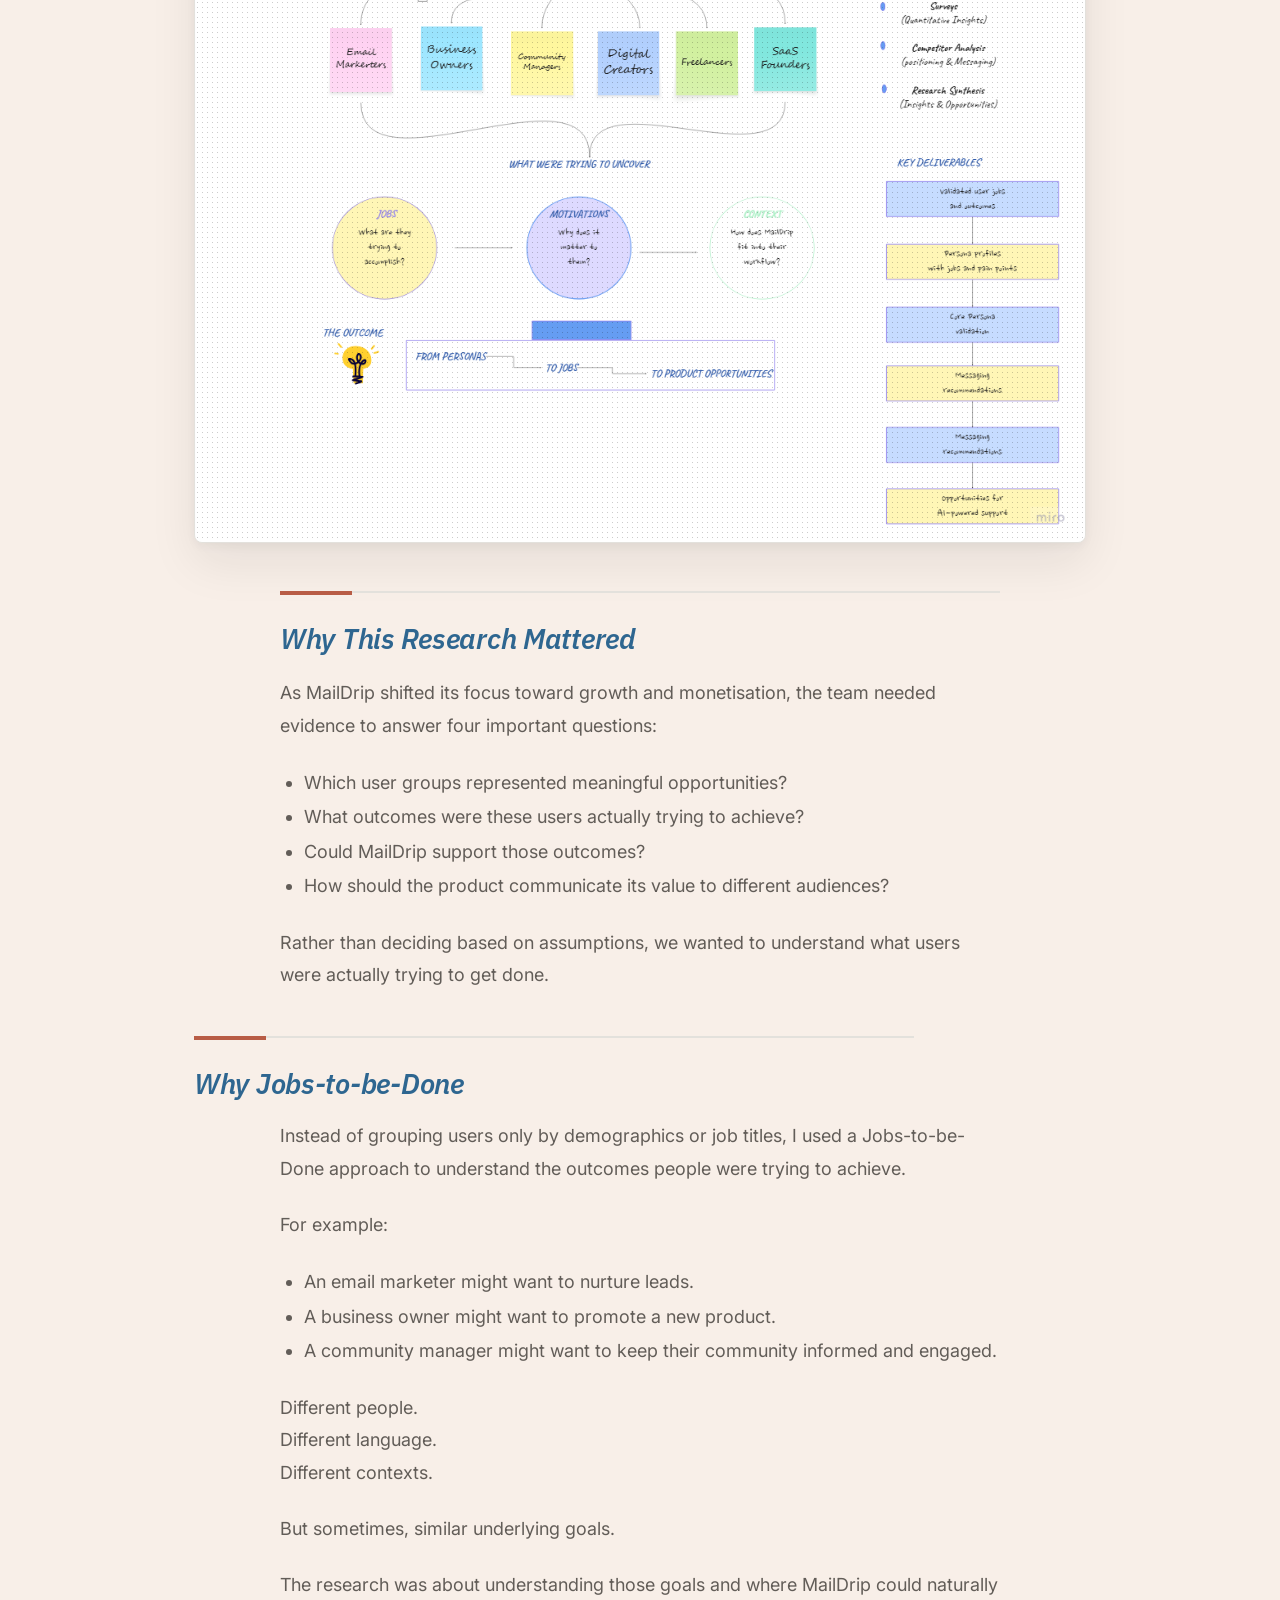
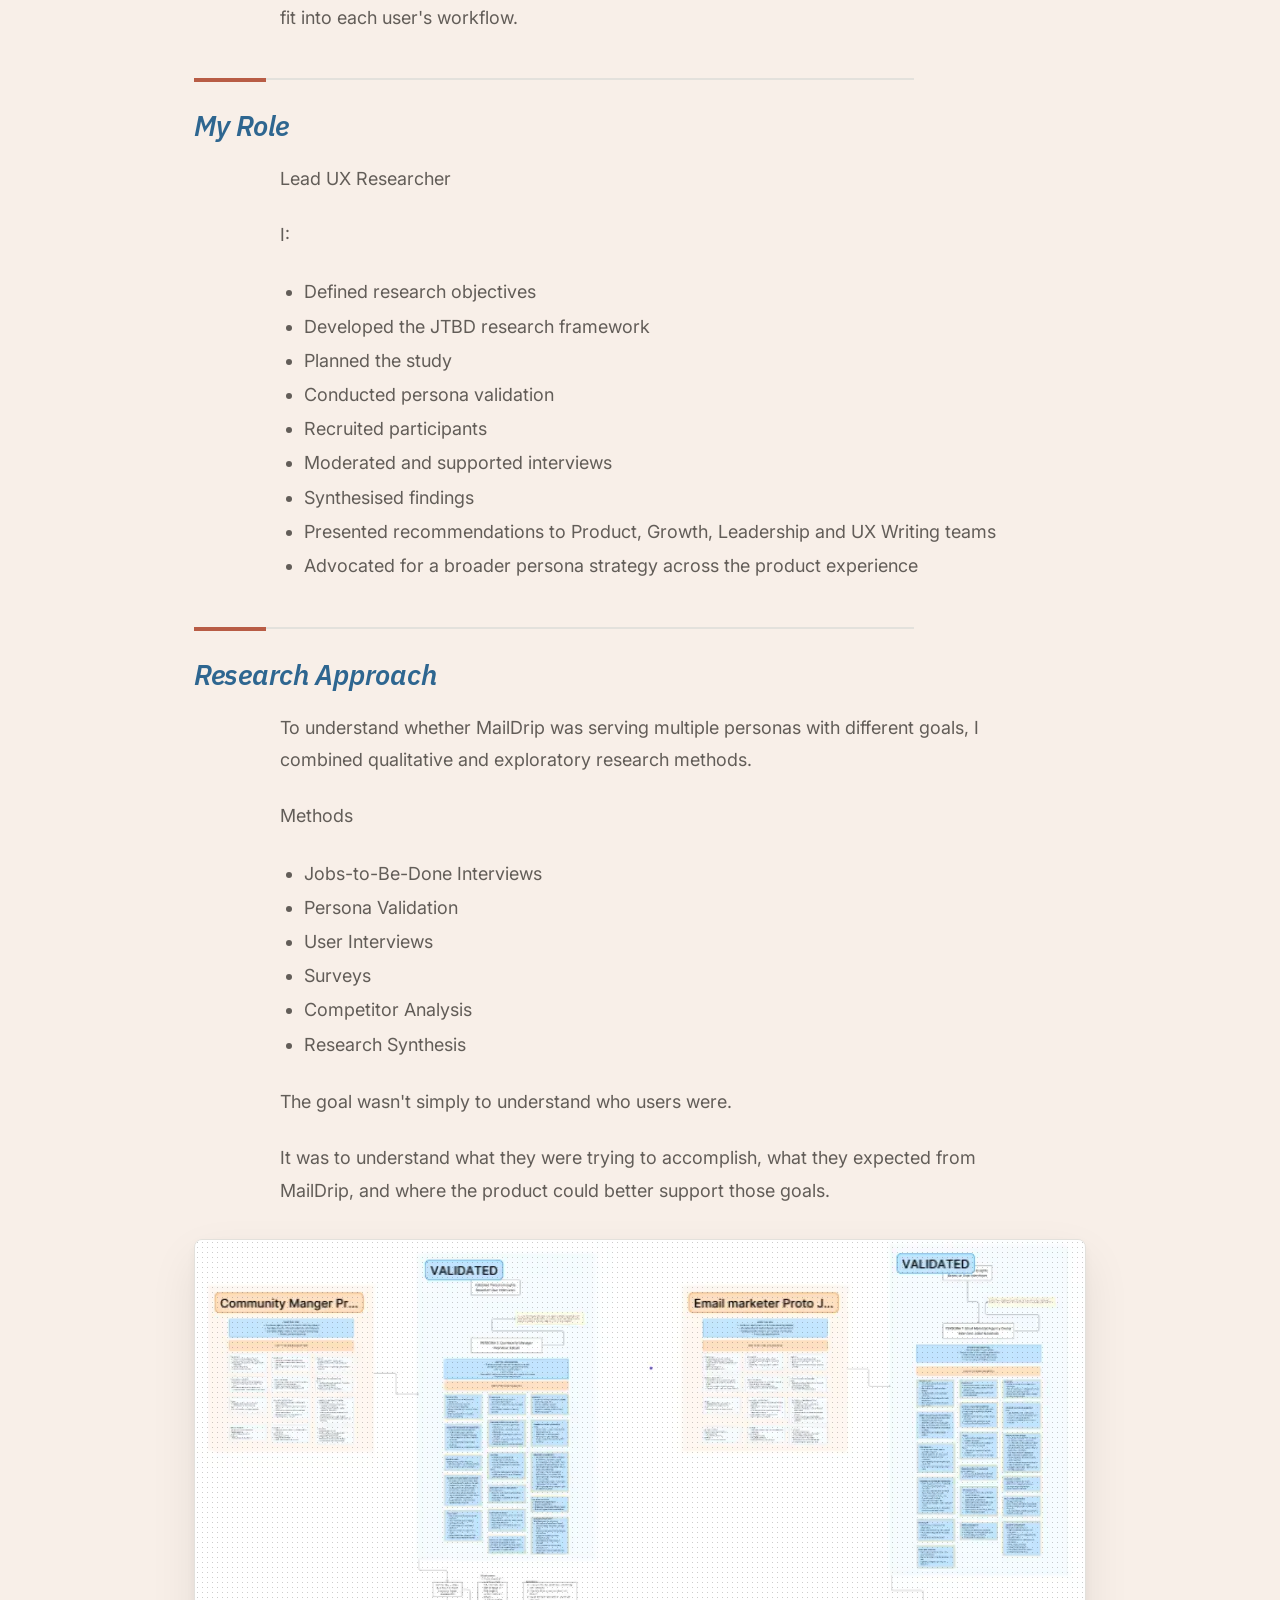
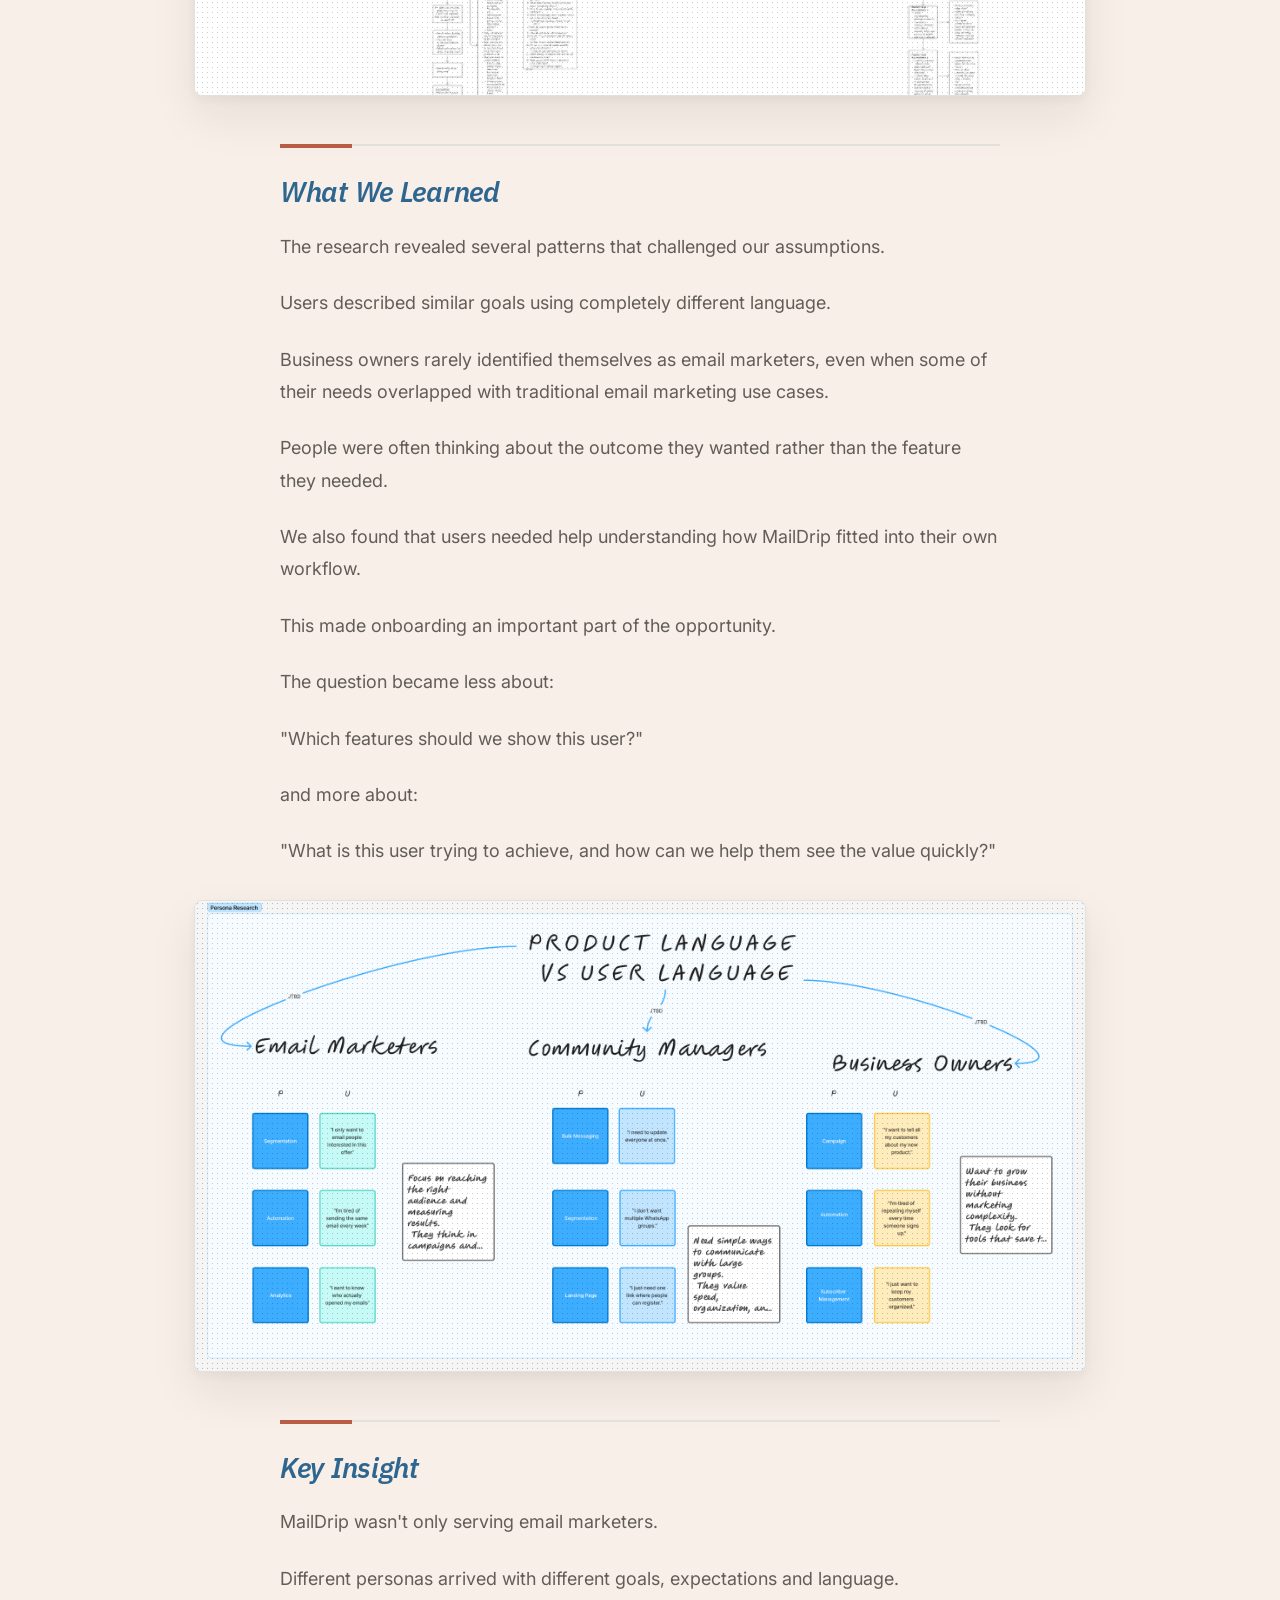
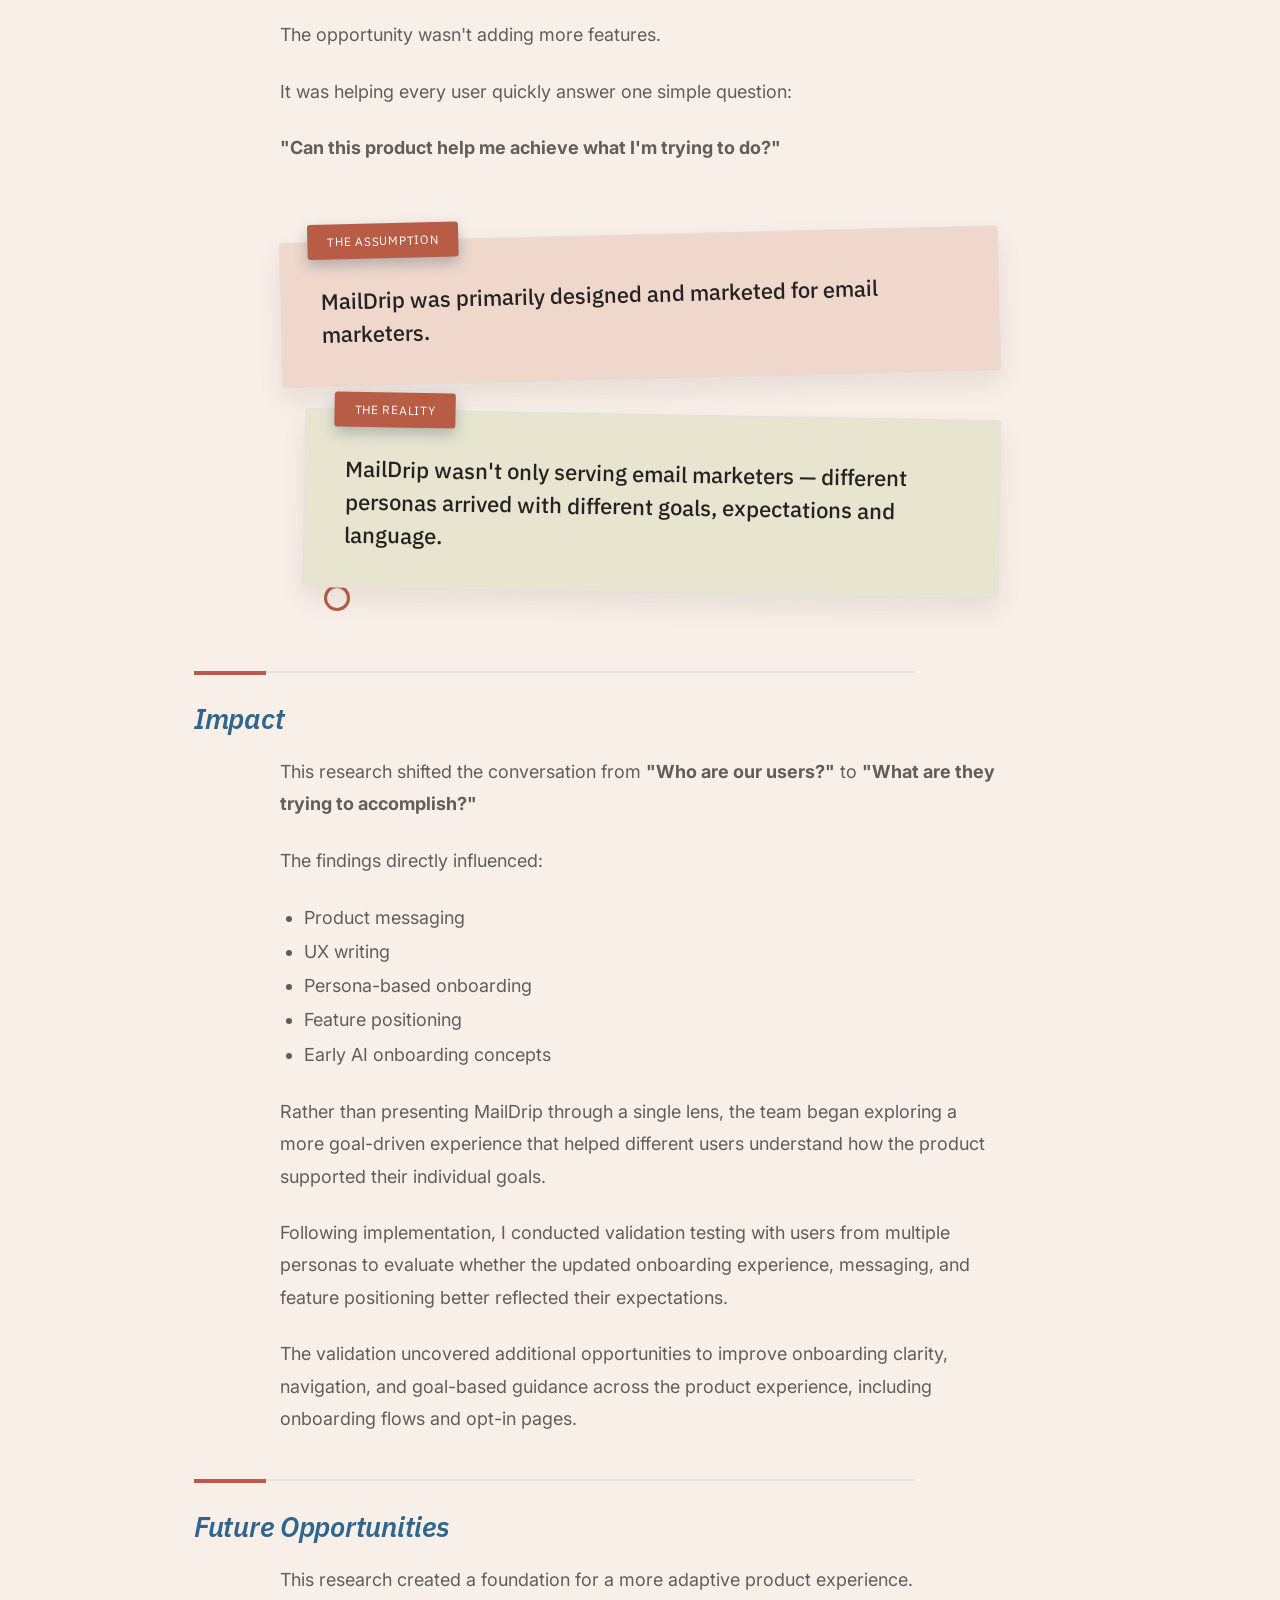
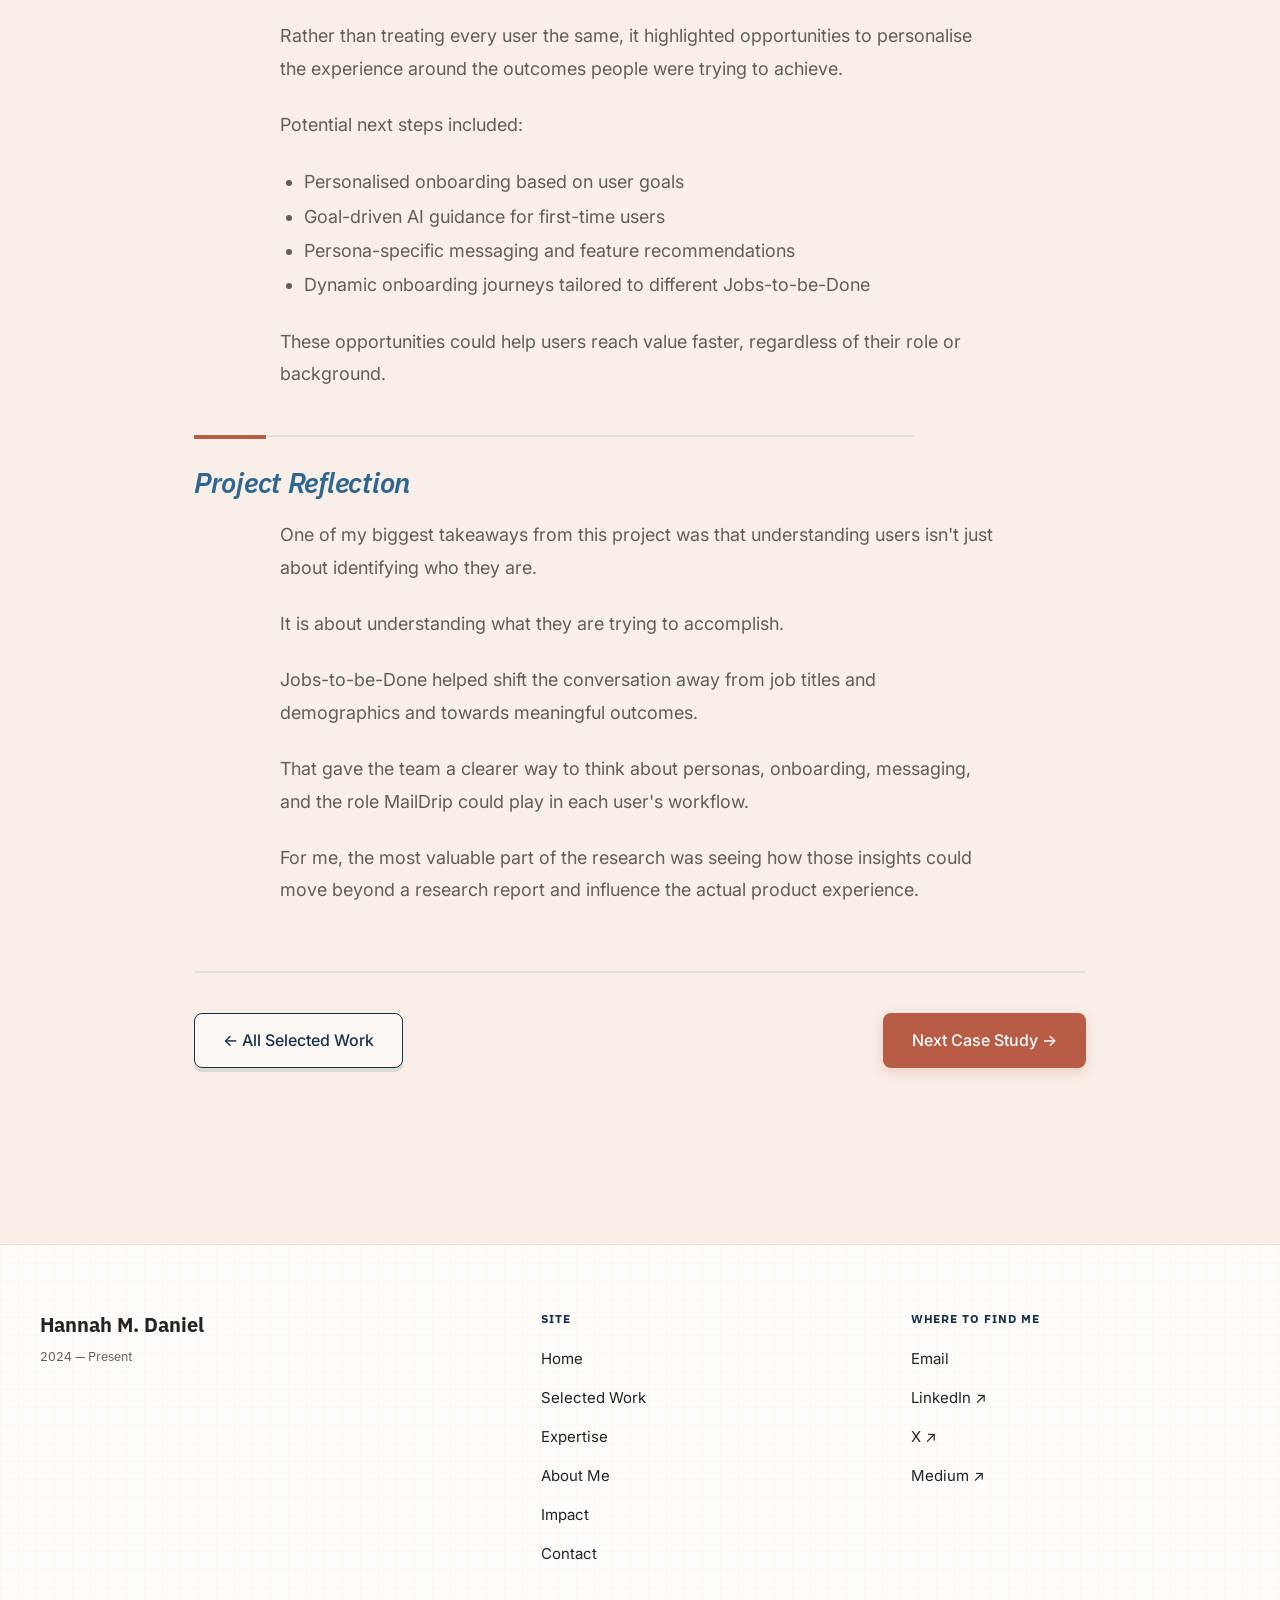
<file: case-study-1.html>
<!DOCTYPE html>
<html lang="en">
<head>
<meta charset="UTF-8">
<meta name="viewport" content="width=device-width, initial-scale=1.0">
<title>Understanding Who MailDrip Really Serves — Hannah M. Daniel</title>
<link rel="preconnect" href="https://fonts.googleapis.com">
<link rel="preconnect" href="https://fonts.gstatic.com" crossorigin>
<link href="https://fonts.googleapis.com/css2?family=IBM+Plex+Sans:ital,wght@0,400;0,500;0,600;0,700;1,400&amp;family=Inter:ital,wght@0,400;0,500;0,600;1,400&amp;family=IBM+Plex+Mono:wght@400;500&amp;family=Caveat:wght@500;600&amp;display=swap" rel="stylesheet">
<link rel="stylesheet" href="assets/css/style.css">
</head>
<body>
<a class="skip-link" href="#main">Skip to content</a>

<header class="site-header">
  <nav class="nav" aria-label="Primary">
    <a href="index.html" class="nav-logo">Hannah M. Daniel</a>
    <button class="nav-toggle" aria-label="Toggle menu" aria-expanded="false"><span></span></button>
    <ul class="nav-links">
      <li><a href="index.html">Home</a></li>
      <li><a href="work.html" aria-current="page">Selected Work</a></li>
      <li><a href="about.html">About Me</a></li>
      <li><a href="expertise.html">Expertise</a></li>
      <li><a href="research-stories.html">Research Stories</a></li>
      <li><a href="impact.html">Impact</a></li>
      <li><a href="contact.html">Contact</a></li>
    </ul>
  </nav>
</header>

<main id="main">
  <article class="section-pad" style="padding-top:80px;">
    <div class="container--copy">

      <a href="work.html" style="font-size:14px; color:var(--text-secondary);">← Selected Work</a>

      <h1 class="heading-lg reveal is-visible" style="margin-top:24px; margin-bottom:16px;">Understanding Who MailDrip Really Serves</h1>
      <p class="body-lg reveal is-visible" style="font-style:italic; margin-bottom:32px;">Using Jobs-to-be-Done research to uncover new user personas and shape a more personalized product experience.</p>

      <div class="reveal" style="display:flex; gap:48px; flex-wrap:wrap; margin-bottom:40px; font-size:15px;">
        <div>
          <p class="eyebrow" style="margin-bottom:6px;">Role</p>
          <p style="margin:0;">Lead UX Researcher</p>
        </div>
        <div>
          <p class="eyebrow" style="margin-bottom:6px;">Methods</p>
          <p style="margin:0; max-width:480px;">JTBD Interviews • Persona Validation • User Interviews • Surveys • Competitor Analysis • Research Synthesis • Validation Testing</p>
        </div>
      </div>

      <div class="grid-image ratio-auto reveal" style="margin-bottom:0;">
        <img src="assets/images/image22.png" alt="Jobs-to-be-Done research diagram: different user personas mapped to shared underlying goals and a clear opportunity for three core personas">
      </div>

      <div class="stat-grid reveal" style="margin-bottom:48px;">
        <div class="stat-item">
          <p class="stat-label">Methods Used</p>
          <p class="stat-value">7</p>
        </div>
        <div class="stat-item">
          <p class="stat-label">Core Personas Identified</p>
          <p class="stat-value">3</p>
        </div>
        <div class="stat-item">
          <p class="stat-label">Teams Informed</p>
          <p class="stat-value">4</p>
        </div>
        <div class="stat-item">
          <p class="stat-label">Research Type</p>
          <p class="stat-value" style="font-size:clamp(22px,2.4vw,28px);">JTBD</p>
        </div>
      </div>

      <h2 class="heading-md reveal cs-heading" style="margin-bottom:20px;">Overview</h2>
      <div class="body-copy reveal">
        <p>MailDrip was originally built around the needs of email marketers. But as the product grew, we began seeing users from different backgrounds — including business owners, community managers, e-commerce founders, and content creators — signing up and using the platform in different ways.</p>
        <p>Through Jobs-to-be-Done interviews and persona research, I found that many of these users were trying to achieve similar underlying goals, but they described those goals in very different language.</p>
        <p>That became an important product insight.</p>
        <p>If we wanted to onboard different personas effectively, users needed to recognise <strong>their goals, their language, and their use case</strong> in the product.</p>
        <p>The research helped the team move beyond a one-size-fits-all product narrative and begin incorporating language and messaging that reflected different personas and what they were actually trying to accomplish.</p>
        <p>This influenced how we thought about onboarding, product messaging, feature positioning, and how MailDrip communicated its value to different users.</p>
      </div>

      <h2 class="heading-md reveal cs-heading" style="margin:44px 0 16px;">The Challenge</h2>
      <div class="reveal problem-card body-copy">
        <p>MailDrip was primarily designed and marketed for email marketers.</p>
        <p>As the product evolved, we noticed that other types of users were increasingly signing up, including:</p>
        <ul style="line-height:1.9;">
          <li>Business owners</li>
          <li>E-commerce founders</li>
          <li>Community managers</li>
          <li>Digital creators</li>
        </ul>
        <p>The challenge wasn't simply identifying these users.</p>
        <p>We needed to understand:</p>
        <ul style="line-height:1.9;">
          <li>What they were trying to achieve.</li>
          <li>Whether MailDrip could genuinely support those goals</li>
          <li>What they expected when they first entered the product</li>
          <li>Where the existing experience matched or missed those expectations</li>
          <li>How we could communicate the product's value in language that felt relevant to each audience</li>
        </ul>
      </div>

      <div class="grid-image ratio-auto reveal" style="margin:32px 0 48px;">
        <img src="assets/images/image20.png" alt="Research artifact illustrating MailDrip user challenges and expectations">
      </div>

      <h2 class="heading-md reveal cs-heading" style="margin-bottom:20px;">Why This Research Mattered</h2>
      <div class="body-copy reveal">
        <p>As MailDrip shifted its focus toward growth and monetisation, the team needed evidence to answer four important questions:</p>
        <ul style="line-height:1.9;">
          <li>Which user groups represented meaningful opportunities?</li>
          <li>What outcomes were these users actually trying to achieve?</li>
          <li>Could MailDrip support those outcomes?</li>
          <li>How should the product communicate its value to different audiences?</li>
        </ul>
        <p>Rather than deciding based on assumptions, we wanted to understand what users were actually trying to get done.</p>
      </div>

      <h2 class="heading-md reveal cs-heading" style="margin:44px 0 16px;">Why Jobs-to-be-Done</h2>
      <div class="body-copy reveal">
        <p>Instead of grouping users only by demographics or job titles, I used a Jobs-to-be-Done approach to understand the outcomes people were trying to achieve.</p>
        <p>For example:</p>
        <ul style="line-height:1.9;">
          <li>An email marketer might want to nurture leads.</li>
          <li>A business owner might want to promote a new product.</li>
          <li>A community manager might want to keep their community informed and engaged.</li>
        </ul>
        <p>Different people.<br>Different language.<br>Different contexts.</p>
        <p>But sometimes, similar underlying goals.</p>
        <p>The research was about understanding those goals and where MailDrip could naturally fit into each user's workflow.</p>
      </div>

      <h2 class="heading-md reveal cs-heading" style="margin:44px 0 16px;">My Role</h2>
      <div class="body-copy reveal">
        <p>Lead UX Researcher</p>
        <p>I:</p>
        <ul style="line-height:1.9;">
          <li>Defined research objectives</li>
          <li>Developed the JTBD research framework</li>
          <li>Planned the study</li>
          <li>Conducted persona validation</li>
          <li>Recruited participants</li>
          <li>Moderated and supported interviews</li>
          <li>Synthesised findings</li>
          <li>Presented recommendations to Product, Growth, Leadership and UX Writing teams</li>
          <li>Advocated for a broader persona strategy across the product experience</li>
        </ul>
      </div>

      <h2 class="heading-md reveal cs-heading" style="margin:44px 0 16px;">Research Approach</h2>
      <div class="body-copy reveal">
        <p>To understand whether MailDrip was serving multiple personas with different goals, I combined qualitative and exploratory research methods.</p>
        <p>Methods</p>
        <ul style="line-height:1.9;">
          <li>Jobs-to-Be-Done Interviews</li>
          <li>Persona Validation</li>
          <li>User Interviews</li>
          <li>Surveys</li>
          <li>Competitor Analysis</li>
          <li>Research Synthesis</li>
        </ul>
        <p>The goal wasn't simply to understand who users were.</p>
        <p>It was to understand what they were trying to accomplish, what they expected from MailDrip, and where the product could better support those goals.</p>
      </div>

      <div class="grid-image ratio-auto reveal" style="margin:32px 0 48px;">
        <img src="assets/images/image24.png" alt="JTBD research diagram showing personas mapped to shared underlying jobs and a clear opportunity">
      </div>

      <h2 class="heading-md reveal cs-heading" style="margin-bottom:20px;">What We Learned</h2>
      <div class="body-copy reveal">
        <p>The research revealed several patterns that challenged our assumptions.</p>
        <p>Users described similar goals using completely different language.</p>
        <p>Business owners rarely identified themselves as email marketers, even when some of their needs overlapped with traditional email marketing use cases.</p>
        <p>People were often thinking about the outcome they wanted rather than the feature they needed.</p>
        <p>We also found that users needed help understanding how MailDrip fitted into their own workflow.</p>
        <p>This made onboarding an important part of the opportunity.</p>
        <p>The question became less about:</p>
        <p>"Which features should we show this user?"</p>
        <p>and more about:</p>
        <p>"What is this user trying to achieve, and how can we help them see the value quickly?"</p>
      </div>

      <div class="grid-image ratio-auto reveal" style="margin:32px 0 48px;">
        <img src="assets/images/image21.png" alt="Research synthesis diagram showing patterns in user goals">
      </div>

      <h2 class="heading-md reveal cs-heading" style="margin-bottom:20px;">Key Insight</h2>
      <div class="body-copy reveal">
        <p>MailDrip wasn't only serving email marketers.</p>
        <p>Different personas arrived with different goals, expectations and language.</p>
        <p>The opportunity wasn't adding more features.</p>
        <p>It was helping every user quickly answer one simple question:</p>
        <p><strong>"Can this product help me achieve what I'm trying to do?"</strong></p>
      </div>

      <div class="dual-card-wrap reveal">
        <div class="dual-card dual-card--top">
          <span class="dual-card-label">The Assumption</span>
          <p class="dual-card-text">MailDrip was primarily designed and marketed for email marketers.</p>
        </div>
        <span class="dual-card-connector" aria-hidden="true"></span>
        <div class="dual-card dual-card--bottom">
          <span class="dual-card-label">The Reality</span>
          <p class="dual-card-text">MailDrip wasn't only serving email marketers — different personas arrived with different goals, expectations and language.</p>
        </div>
      </div>

      <h2 class="heading-md reveal cs-heading" style="margin:44px 0 16px;">Impact</h2>
      <div class="body-copy reveal">
        <p>This research shifted the conversation from <strong>"Who are our users?"</strong> to <strong>"What are they trying to accomplish?"</strong></p>
        <p>The findings directly influenced:</p>
        <ul style="line-height:1.9;">
          <li>Product messaging</li>
          <li>UX writing</li>
          <li>Persona-based onboarding</li>
          <li>Feature positioning</li>
          <li>Early AI onboarding concepts</li>
        </ul>
        <p>Rather than presenting MailDrip through a single lens, the team began exploring a more goal-driven experience that helped different users understand how the product supported their individual goals.</p>
        <p>Following implementation, I conducted validation testing with users from multiple personas to evaluate whether the updated onboarding experience, messaging, and feature positioning better reflected their expectations.</p>
        <p>The validation uncovered additional opportunities to improve onboarding clarity, navigation, and goal-based guidance across the product experience, including onboarding flows and opt-in pages.</p>
      </div>

      <h2 class="heading-md reveal cs-heading" style="margin:44px 0 16px;">Future Opportunities</h2>
      <div class="body-copy reveal">
        <p>This research created a foundation for a more adaptive product experience.</p>
        <p>Rather than treating every user the same, it highlighted opportunities to personalise the experience around the outcomes people were trying to achieve.</p>
        <p>Potential next steps included:</p>
        <ul style="line-height:1.9;">
          <li>Personalised onboarding based on user goals</li>
          <li>Goal-driven AI guidance for first-time users</li>
          <li>Persona-specific messaging and feature recommendations</li>
          <li>Dynamic onboarding journeys tailored to different Jobs-to-be-Done</li>
        </ul>
        <p>These opportunities could help users reach value faster, regardless of their role or background.</p>
      </div>

      <h2 class="heading-md reveal cs-heading" style="margin:44px 0 16px;">Project Reflection</h2>
      <div class="body-copy reveal">
        <p>One of my biggest takeaways from this project was that understanding users isn't just about identifying who they are.</p>
        <p>It is about understanding what they are trying to accomplish.</p>
        <p>Jobs-to-be-Done helped shift the conversation away from job titles and demographics and towards meaningful outcomes.</p>
        <p>That gave the team a clearer way to think about personas, onboarding, messaging, and the role MailDrip could play in each user's workflow.</p>
        <p>For me, the most valuable part of the research was seeing how those insights could move beyond a research report and influence the actual product experience.</p>
      </div>

      <div class="reveal" style="margin-top:64px; padding-top:40px; border-top:1px solid var(--border); display:flex; justify-content:space-between; flex-wrap:wrap; gap:20px;">
        <a href="work.html" class="btn btn-secondary">← All Selected Work</a>
        <a href="case-study-2.html" class="btn btn-primary">Next Case Study →</a>
      </div>

    </div>
  </article>
</main>

<footer class="site-footer">
  <div class="footer-inner">
    <div class="footer-col footer-col--brand">
      <p class="footer-name"><a href="mailto:hannahdaniel195@gmail.com">Hannah M. Daniel</a></p>
      <p class="footer-years">2024 — Present</p>
    </div>
    <div class="footer-col">
      <p class="footer-col-label">Site</p>
      <ul class="footer-nav-list">
        <li><a href="index.html">Home</a></li>
        <li><a href="work.html">Selected Work</a></li>
        <li><a href="expertise.html">Expertise</a></li>
        <li><a href="about.html">About Me</a></li>
        <li><a href="impact.html">Impact</a></li>
        <li><a href="contact.html">Contact</a></li>
      </ul>
    </div>
    <div class="footer-col">
      <p class="footer-col-label">Where to find me</p>
      <ul class="footer-nav-list">
        <li><a href="mailto:hannahdaniel195@gmail.com">Email</a></li>
        <li><a href="https://linkedin.com/in/YOUR-USERNAME" target="_blank" rel="noopener">LinkedIn ↗</a></li>
        <li><a href="https://x.com/YOUR-USERNAME" target="_blank" rel="noopener">X ↗</a></li>
        <li><a href="https://medium.com/@YOUR-USERNAME" target="_blank" rel="noopener">Medium ↗</a></li>
      </ul>
    </div>
  </div>
</footer>

<style>
main { --cs-accent: #2E6690; }
.body-copy p, .body-copy ul { margin-bottom: 24px; color:var(--text-secondary); line-height:1.8; font-size:18px; }
.body-copy ul { padding-left: 24px; }
</style>

<script src="assets/js/main.js"></script>
</body>
</html>
</file>
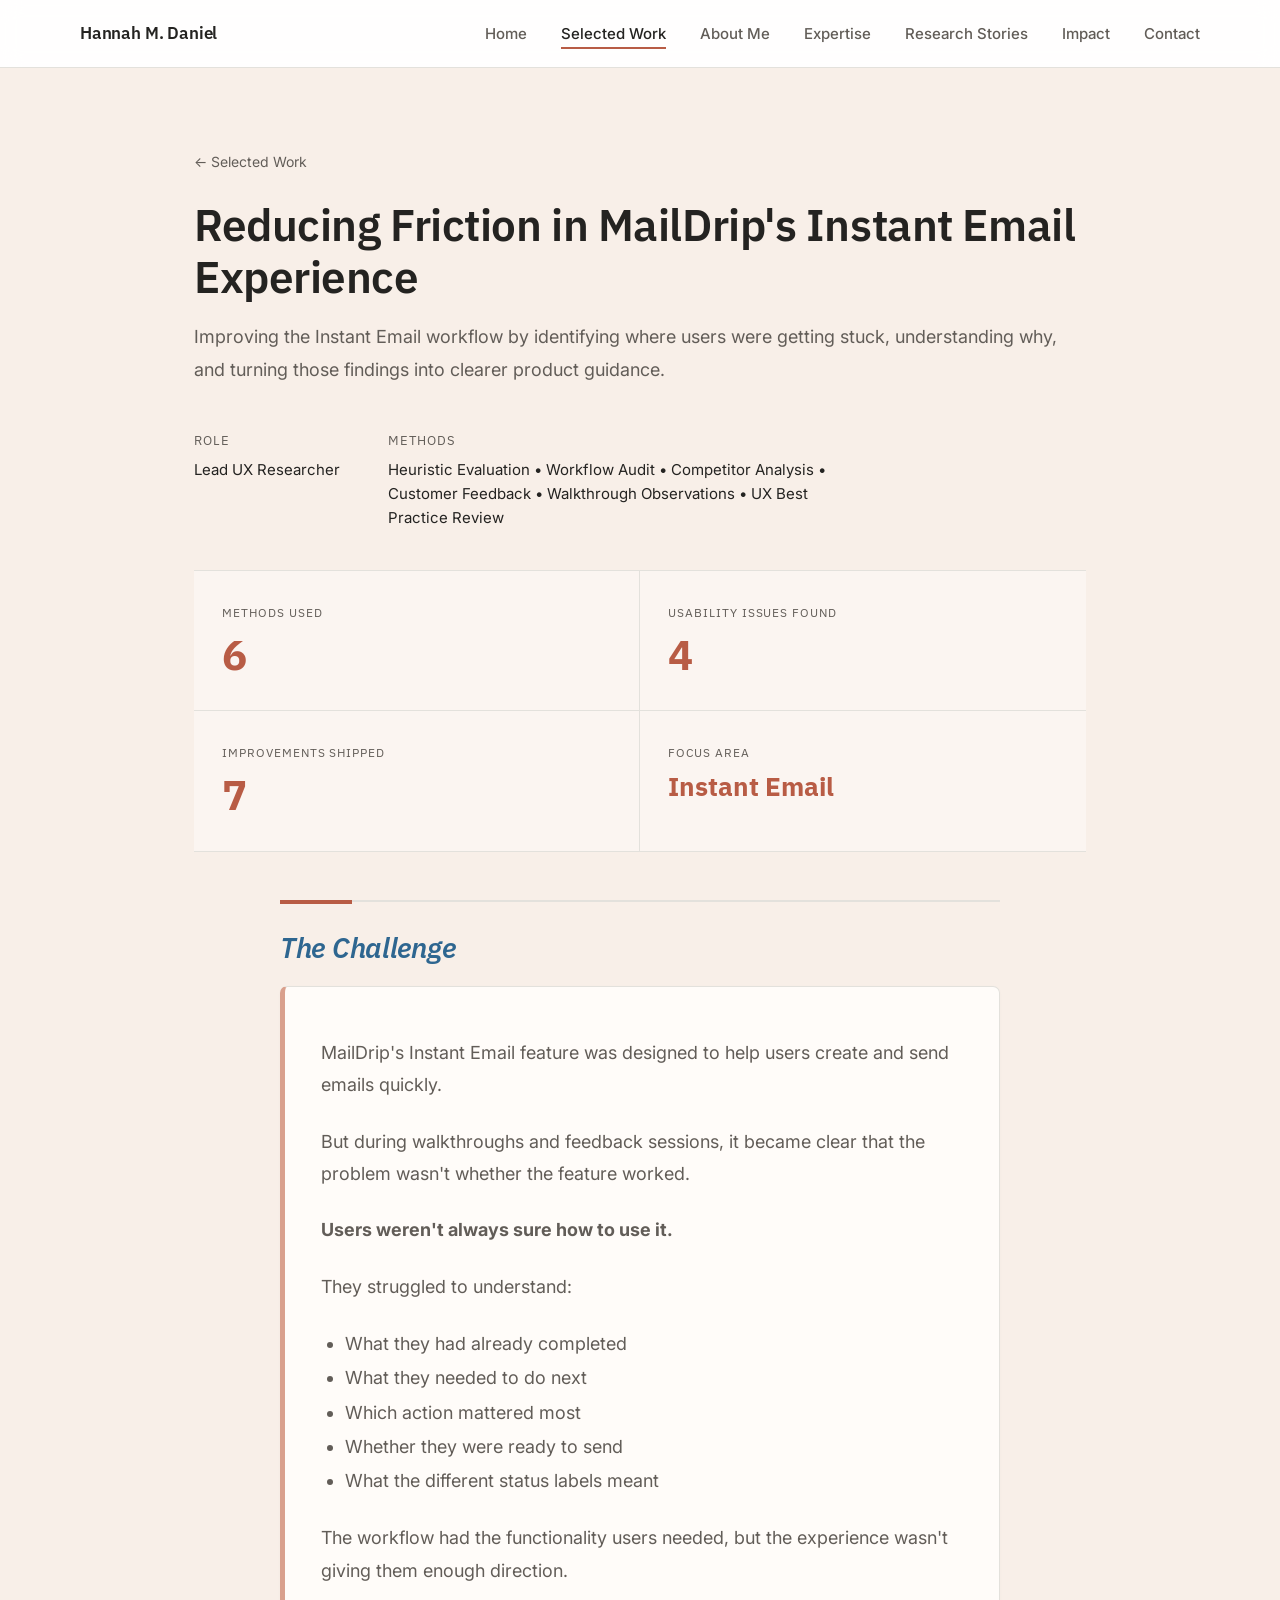
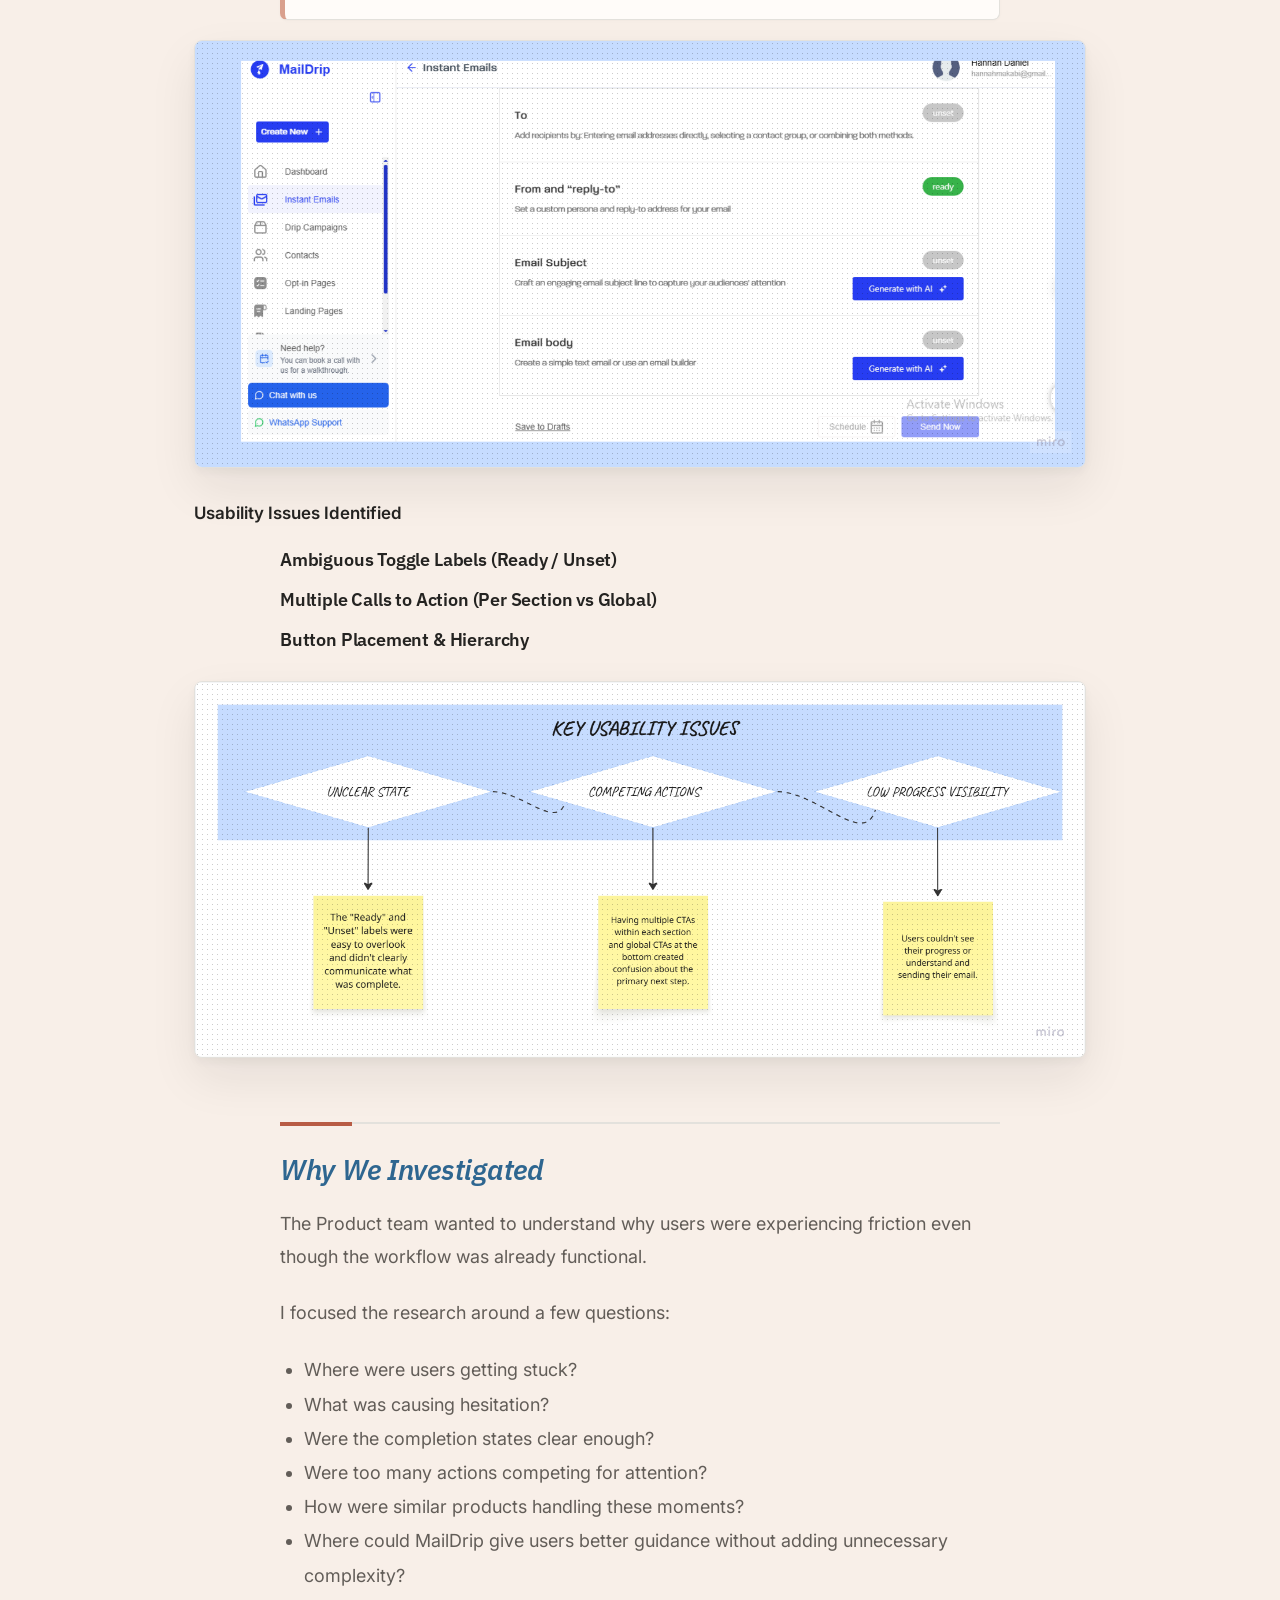
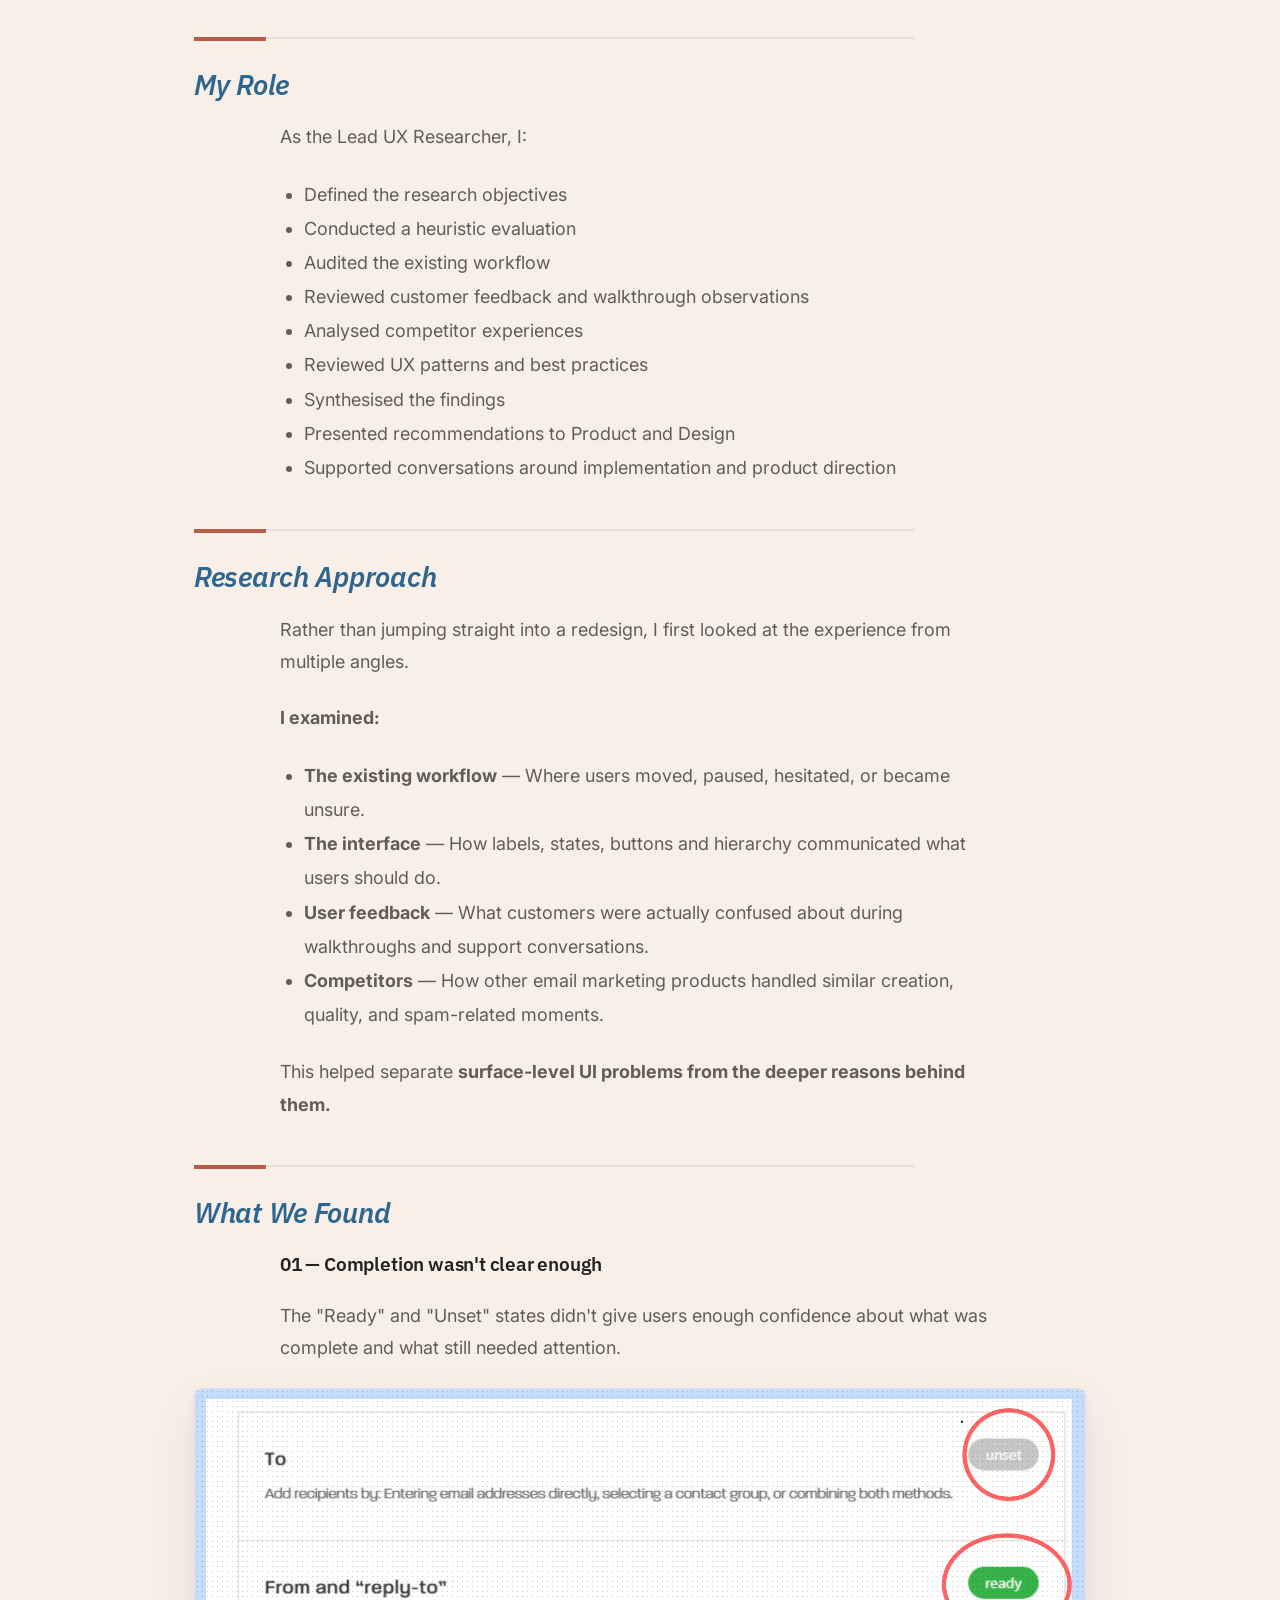
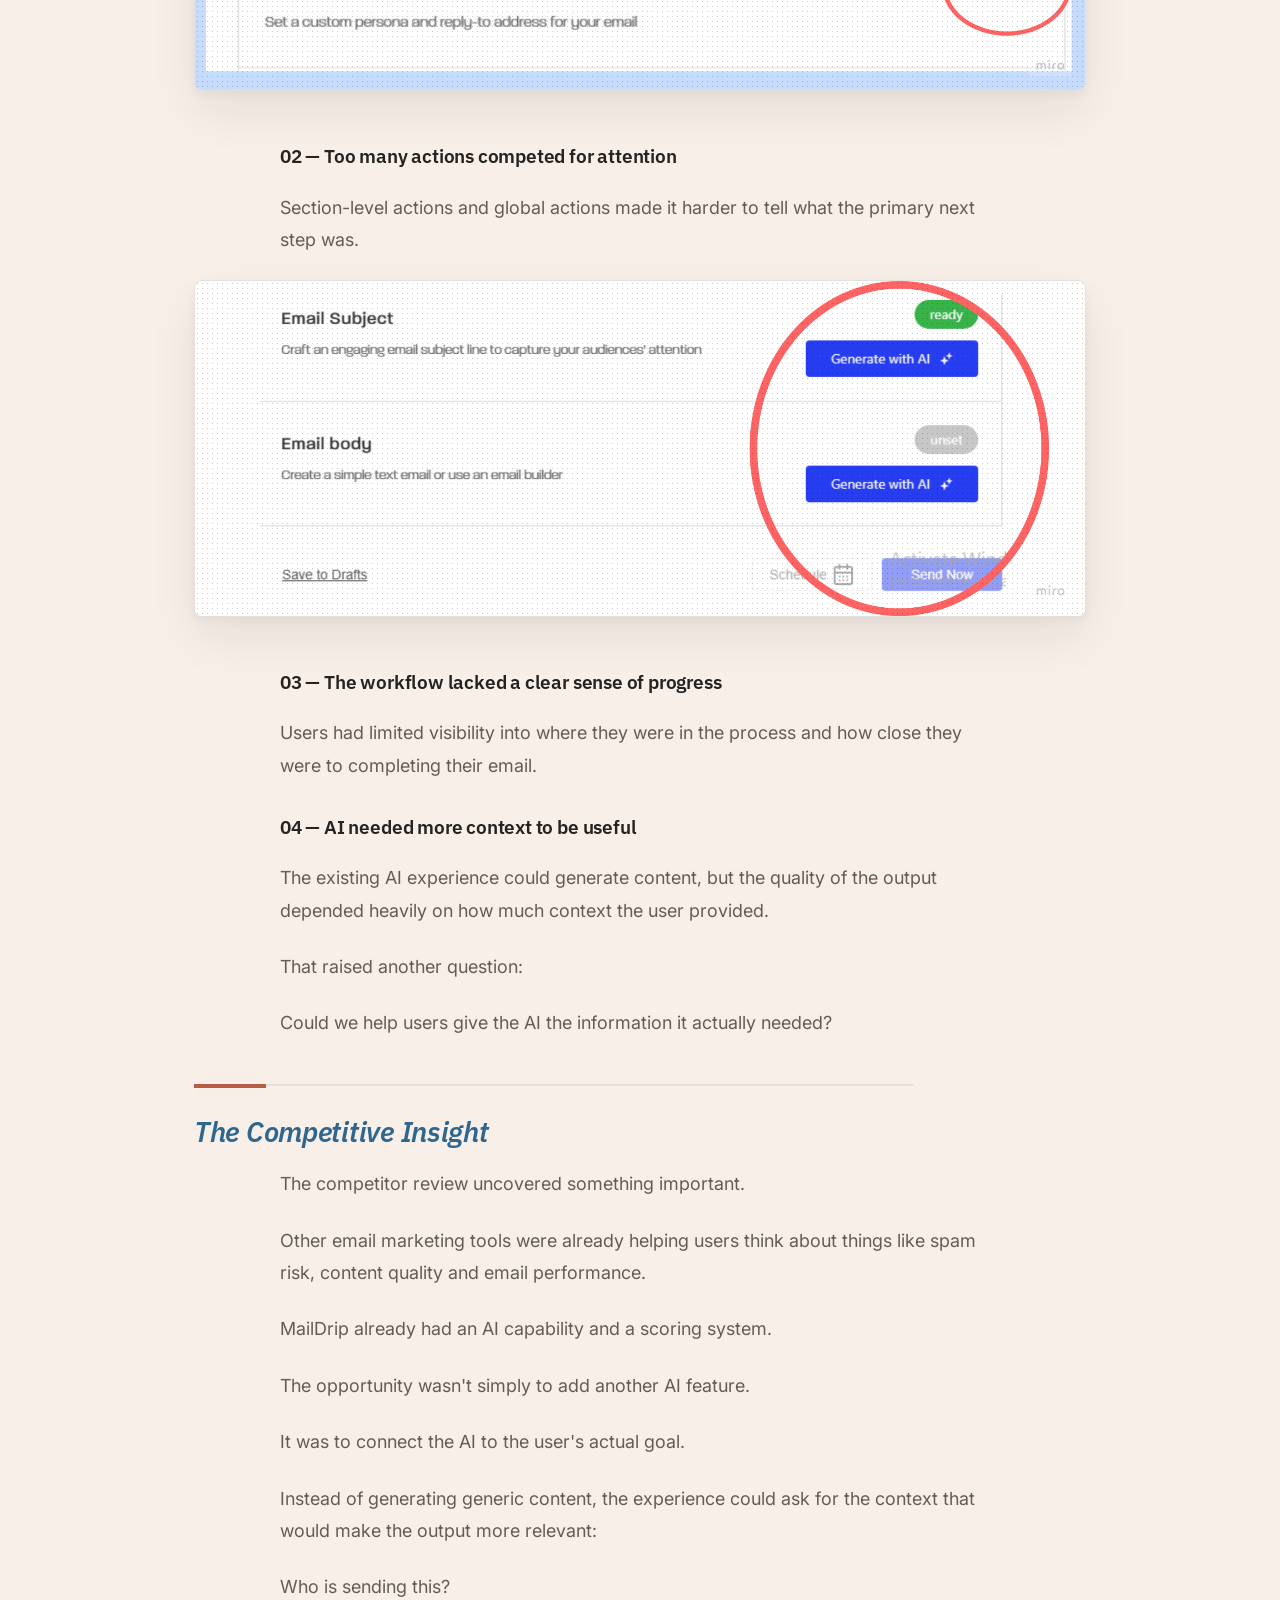
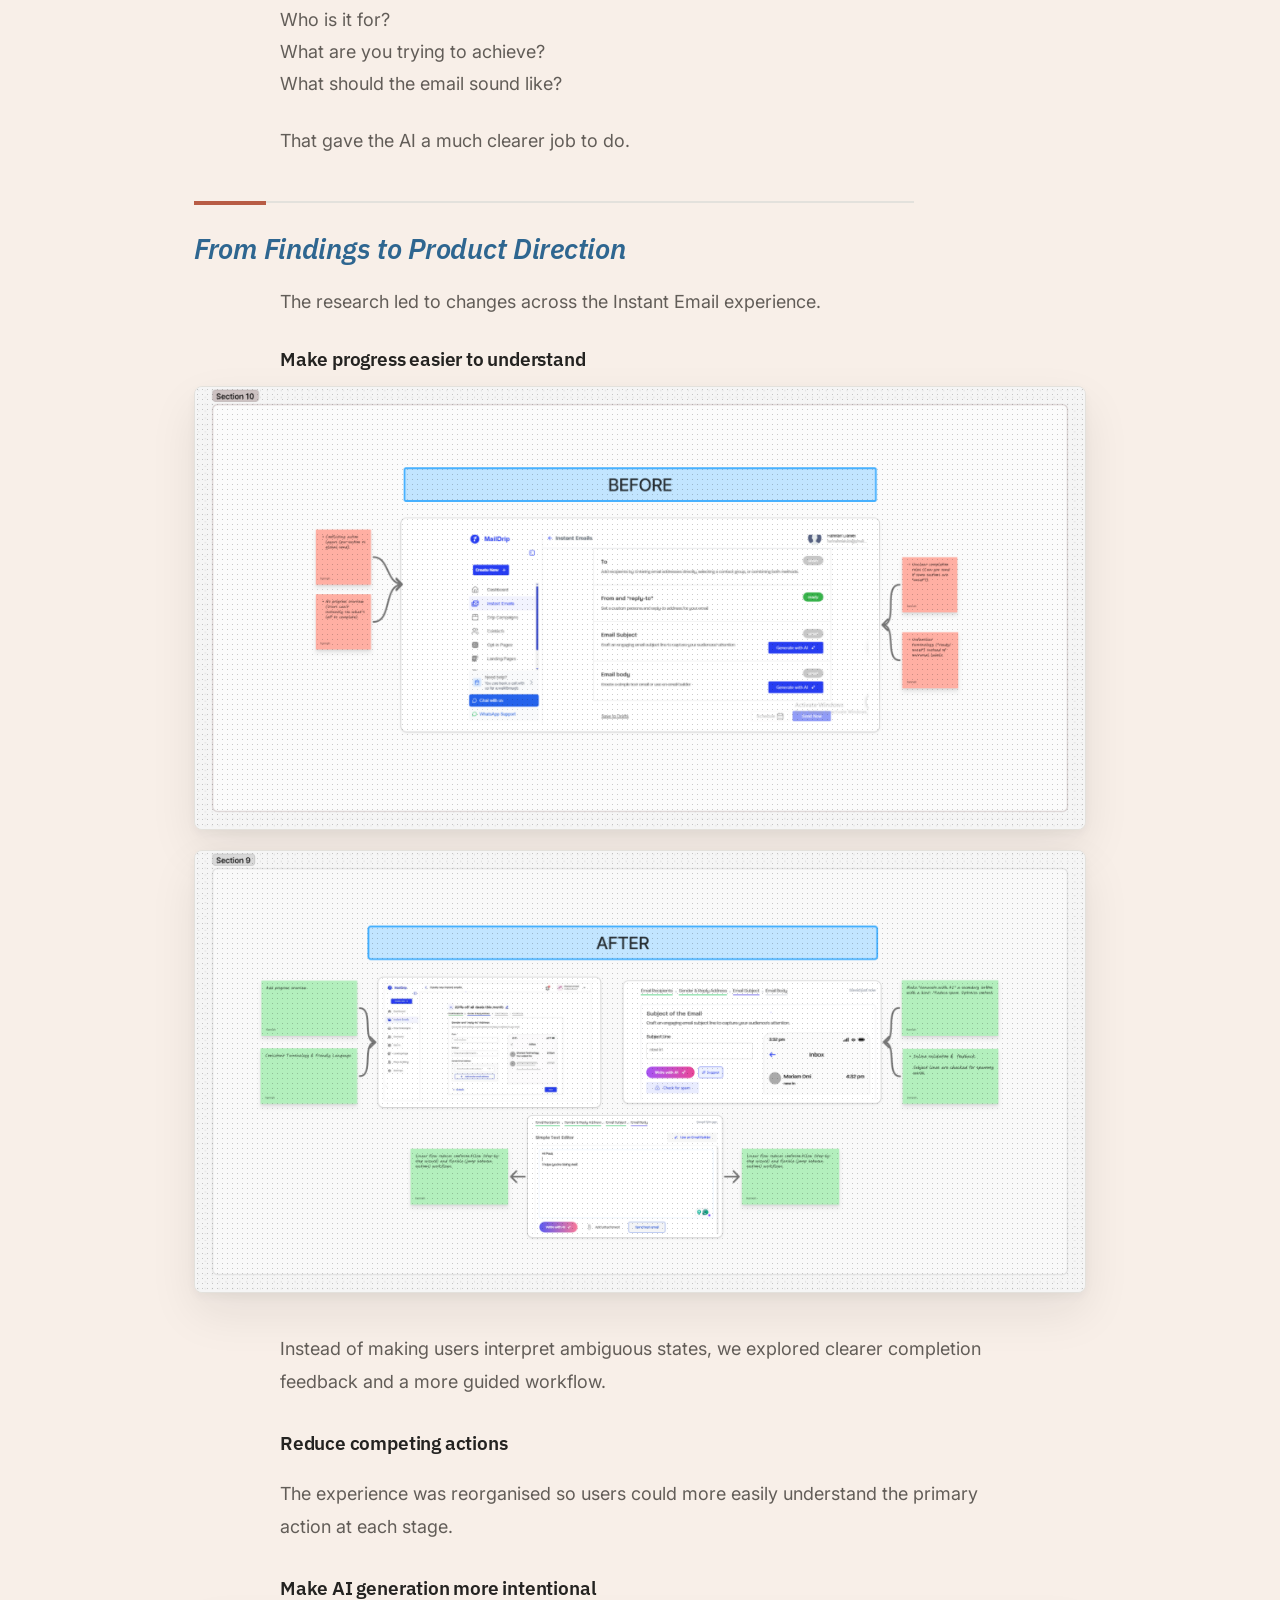
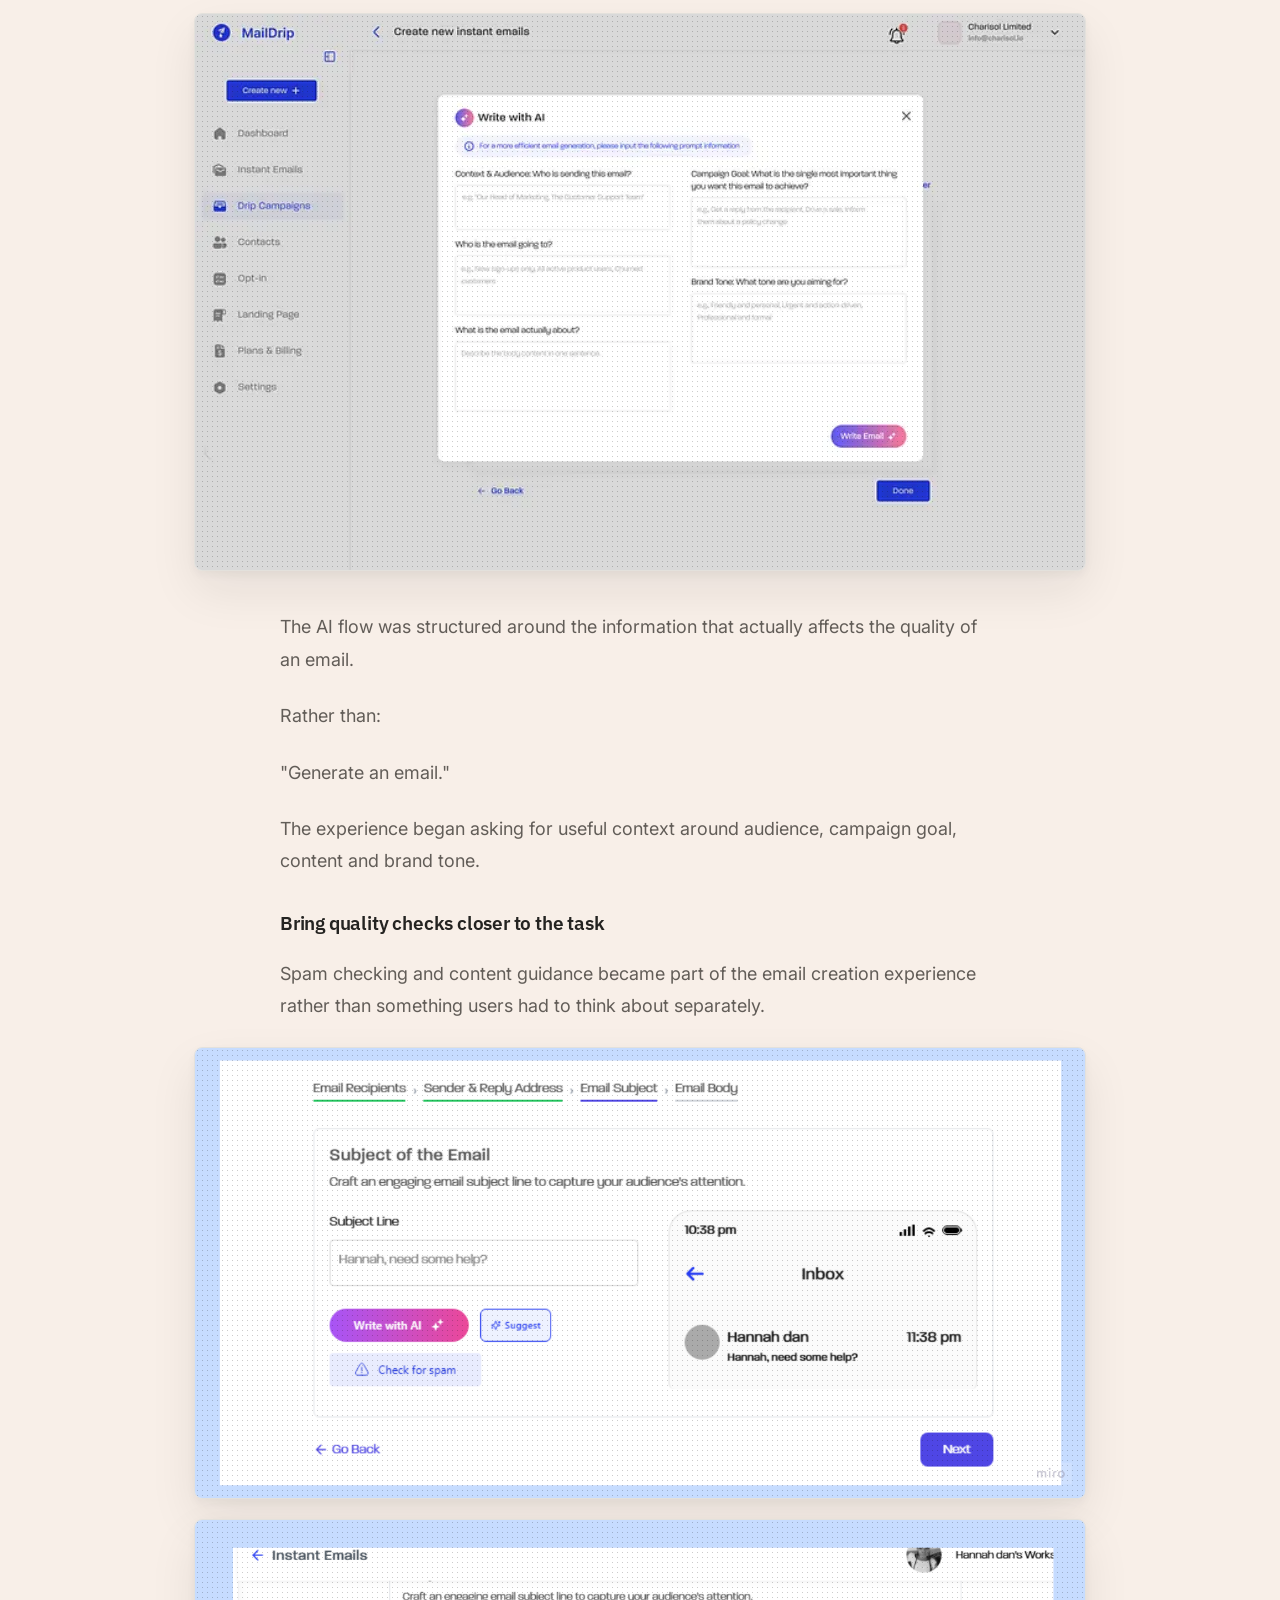
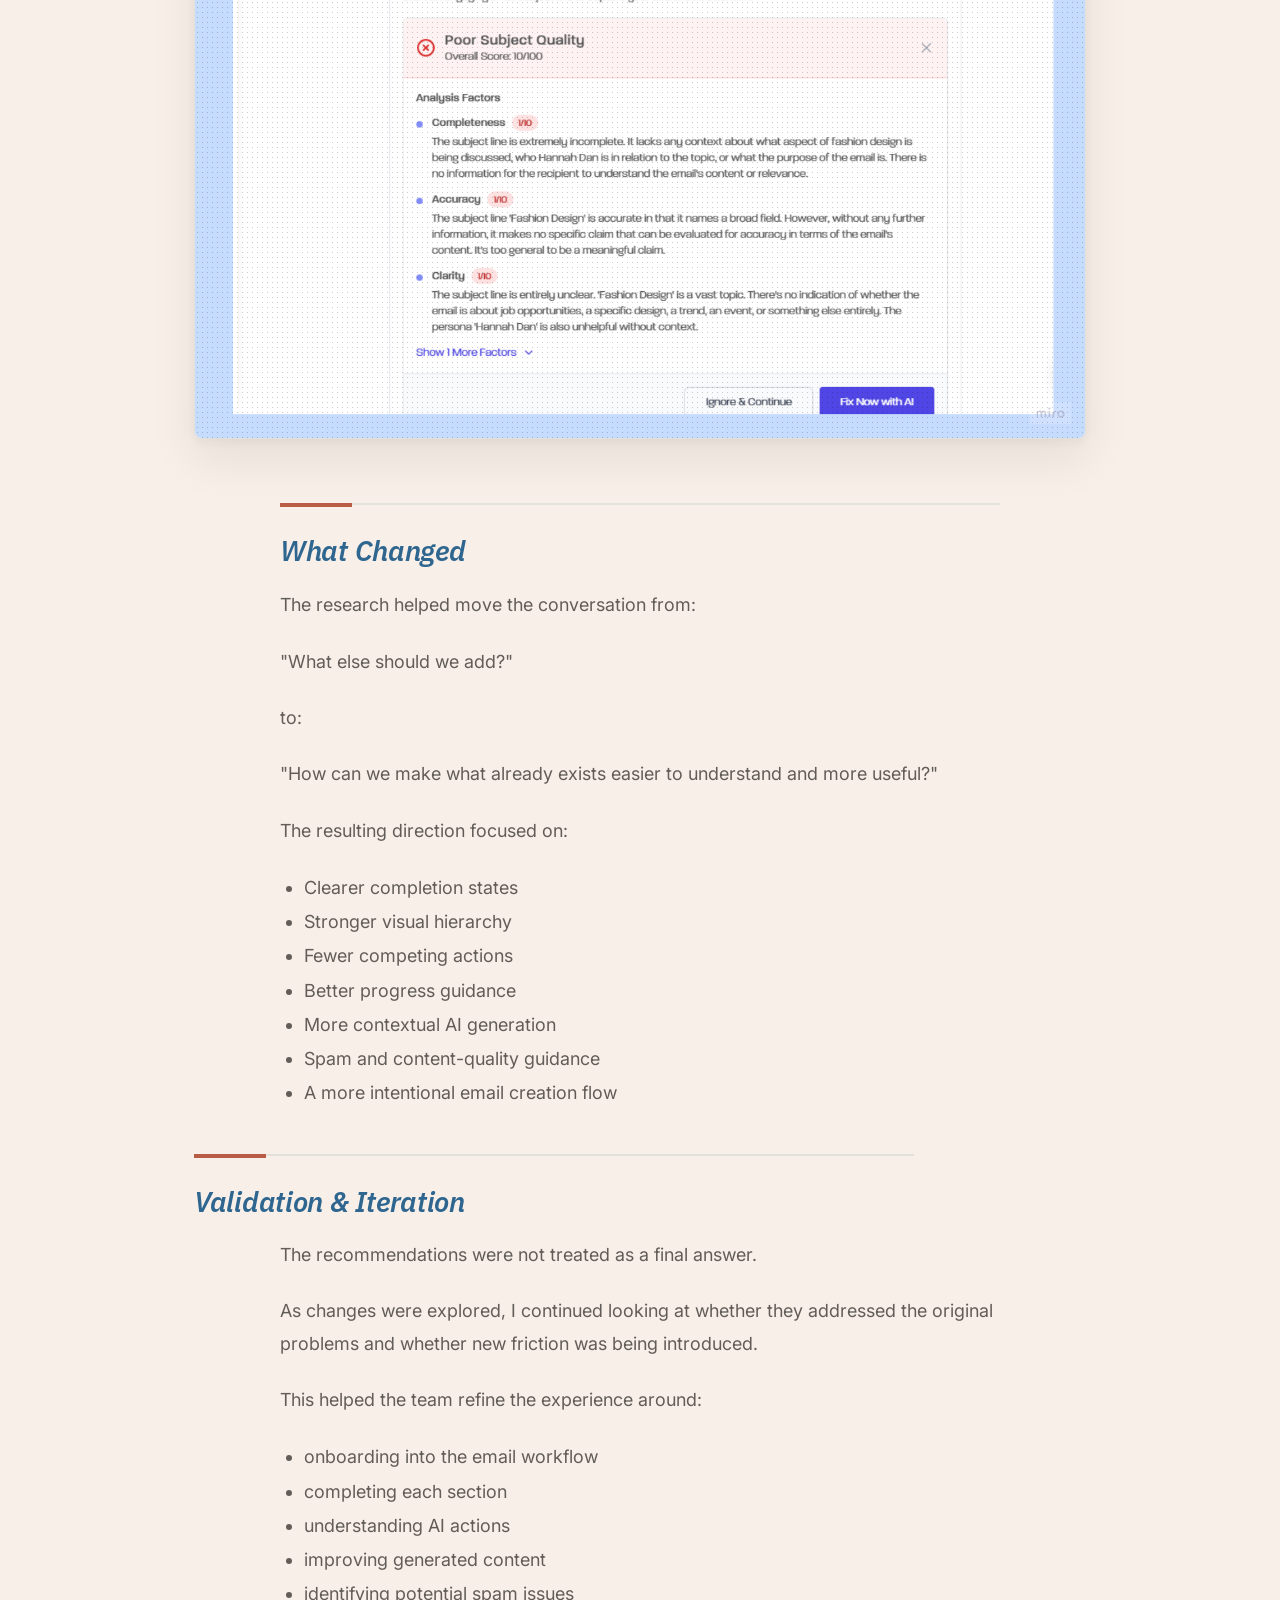
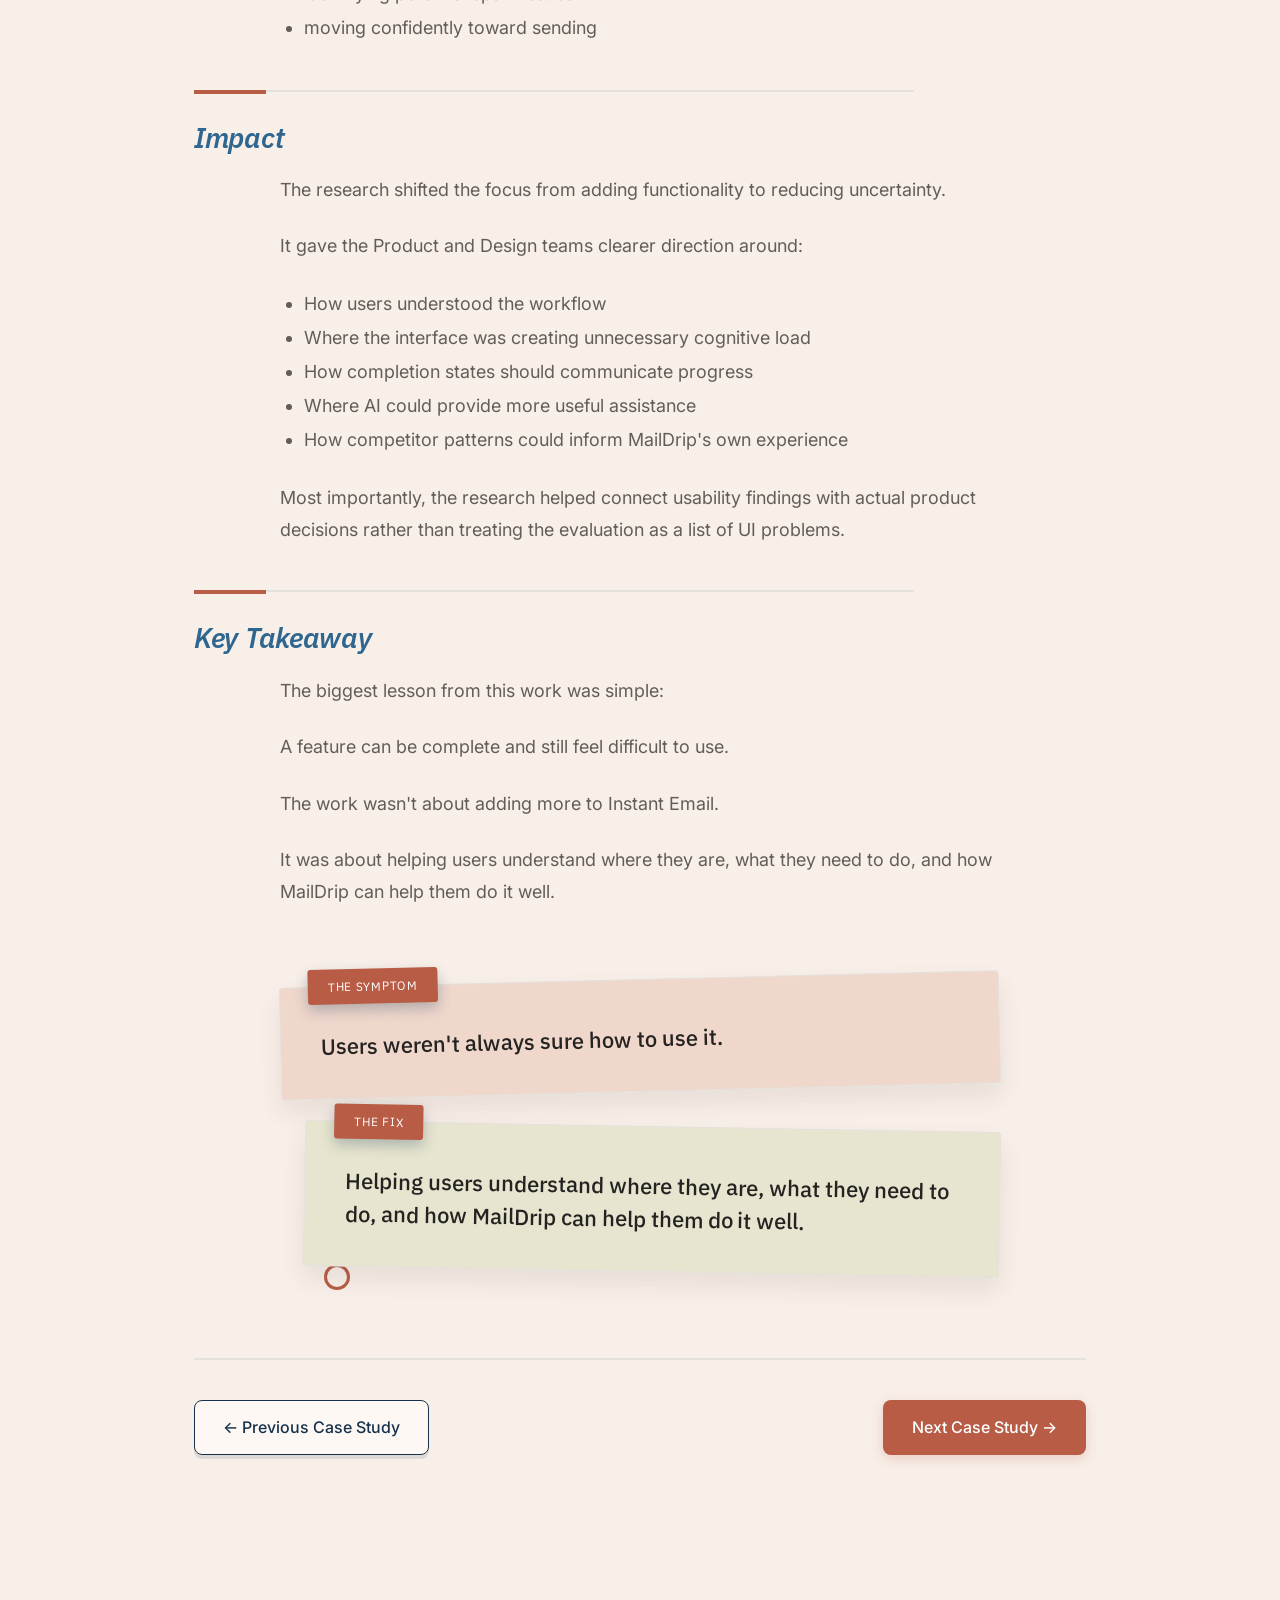
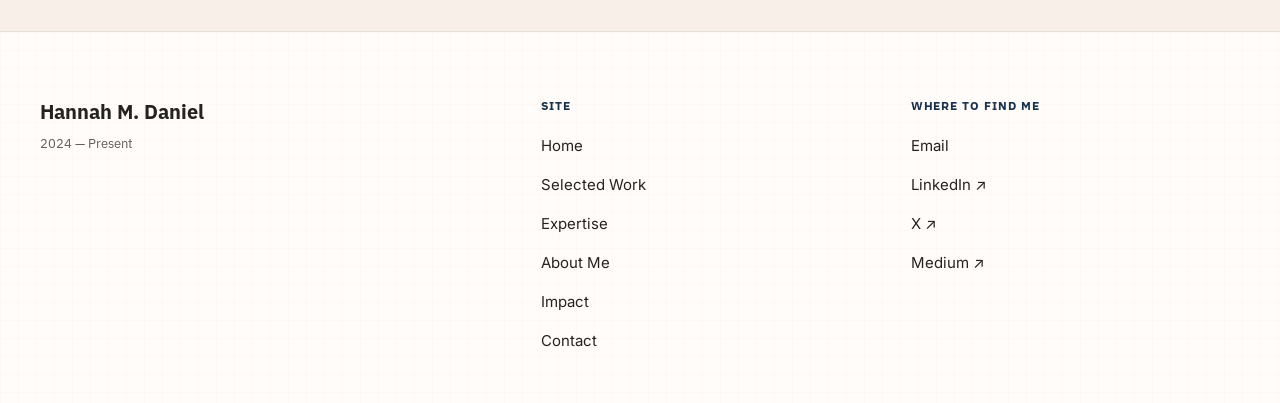
<file: case-study-2.html>
<!DOCTYPE html>
<html lang="en">
<head>
<meta charset="UTF-8">
<meta name="viewport" content="width=device-width, initial-scale=1.0">
<title>Reducing Friction in MailDrip's Instant Email Experience — Hannah M. Daniel</title>
<link rel="preconnect" href="https://fonts.googleapis.com">
<link rel="preconnect" href="https://fonts.gstatic.com" crossorigin>
<link href="https://fonts.googleapis.com/css2?family=IBM+Plex+Sans:ital,wght@0,400;0,500;0,600;0,700;1,400&amp;family=Inter:ital,wght@0,400;0,500;0,600;1,400&amp;family=IBM+Plex+Mono:wght@400;500&amp;family=Caveat:wght@500;600&amp;display=swap" rel="stylesheet">
<link rel="stylesheet" href="assets/css/style.css">
</head>
<body>
<a class="skip-link" href="#main">Skip to content</a>

<header class="site-header">
  <nav class="nav" aria-label="Primary">
    <a href="index.html" class="nav-logo">Hannah M. Daniel</a>
    <button class="nav-toggle" aria-label="Toggle menu" aria-expanded="false"><span></span></button>
    <ul class="nav-links">
      <li><a href="index.html">Home</a></li>
      <li><a href="work.html" aria-current="page">Selected Work</a></li>
      <li><a href="about.html">About Me</a></li>
      <li><a href="expertise.html">Expertise</a></li>
      <li><a href="research-stories.html">Research Stories</a></li>
      <li><a href="impact.html">Impact</a></li>
      <li><a href="contact.html">Contact</a></li>
    </ul>
  </nav>
</header>

<main id="main">
  <article class="section-pad" style="padding-top:80px;">
    <div class="container--copy">

      <a href="work.html" style="font-size:14px; color:var(--text-secondary);">← Selected Work</a>

      <h1 class="heading-lg reveal is-visible" style="margin-top:24px; margin-bottom:16px;">Reducing Friction in MailDrip's Instant Email Experience</h1>
      <p class="body-lg reveal is-visible" style="margin-bottom:32px;">Improving the Instant Email workflow by identifying where users were getting stuck, understanding why, and turning those findings into clearer product guidance.</p>

      <div class="reveal" style="display:flex; gap:48px; flex-wrap:wrap; margin-bottom:40px; font-size:15px;">
        <div>
          <p class="eyebrow" style="margin-bottom:6px;">Role</p>
          <p style="margin:0;">Lead UX Researcher</p>
        </div>
        <div>
          <p class="eyebrow" style="margin-bottom:6px;">Methods</p>
          <p style="margin:0; max-width:480px;">Heuristic Evaluation • Workflow Audit • Competitor Analysis • Customer Feedback • Walkthrough Observations • UX Best Practice Review</p>
        </div>
      </div>

      <div class="stat-grid reveal" style="margin-bottom:48px;">
        <div class="stat-item">
          <p class="stat-label">Methods Used</p>
          <p class="stat-value">6</p>
        </div>
        <div class="stat-item">
          <p class="stat-label">Usability Issues Found</p>
          <p class="stat-value">4</p>
        </div>
        <div class="stat-item">
          <p class="stat-label">Improvements Shipped</p>
          <p class="stat-value">7</p>
        </div>
        <div class="stat-item">
          <p class="stat-label">Focus Area</p>
          <p class="stat-value" style="font-size:clamp(20px,2.2vw,26px);">Instant Email</p>
        </div>
      </div>

      <h2 class="heading-md reveal cs-heading" style="margin-bottom:20px;">The Challenge</h2>
      <div class="reveal problem-card body-copy">
        <p>MailDrip's Instant Email feature was designed to help users create and send emails quickly.</p>
        <p>But during walkthroughs and feedback sessions, it became clear that the problem wasn't whether the feature worked.</p>
        <p><strong>Users weren't always sure how to use it.</strong></p>
        <p>They struggled to understand:</p>
        <ul style="line-height:1.9;">
          <li>What they had already completed</li>
          <li>What they needed to do next</li>
          <li>Which action mattered most</li>
          <li>Whether they were ready to send</li>
          <li>What the different status labels meant</li>
        </ul>
        <p>The workflow had the functionality users needed, but the experience wasn't giving them enough direction.</p>
      </div>

      <div class="grid-image ratio-auto reveal" style="margin:20px 0 32px;">
        <img src="assets/images/image11.png" alt="MailDrip Instant Email workflow screenshot showing the email creation interface">
      </div>

      <p class="reveal" style="font-weight:600; margin-bottom:16px;">Usability Issues Identified</p>
      <div class="body-copy reveal">
        <h3 style="font-size:18px; margin-bottom:8px;">Ambiguous Toggle Labels (Ready / Unset)</h3>
        <h3 style="font-size:18px; margin-bottom:8px;">Multiple Calls to Action (Per Section vs Global)</h3>
        <h3 style="font-size:18px; margin-bottom:24px;">Button Placement &amp; Hierarchy</h3>
      </div>

      <div class="grid-image ratio-auto reveal" style="margin:0 0 64px;">
        <img src="assets/images/image15.png" alt="Instant Email interface highlighting ambiguous toggle labels and competing calls to action">
      </div>

      <h2 class="heading-md reveal cs-heading" style="margin-bottom:20px;">Why We Investigated</h2>
      <div class="body-copy reveal">
        <p>The Product team wanted to understand why users were experiencing friction even though the workflow was already functional.</p>
        <p>I focused the research around a few questions:</p>
        <ul style="line-height:1.9;">
          <li>Where were users getting stuck?</li>
          <li>What was causing hesitation?</li>
          <li>Were the completion states clear enough?</li>
          <li>Were too many actions competing for attention?</li>
          <li>How were similar products handling these moments?</li>
          <li>Where could MailDrip give users better guidance without adding unnecessary complexity?</li>
        </ul>
      </div>

      <h2 class="heading-md reveal cs-heading" style="margin:44px 0 16px;">My Role</h2>
      <div class="body-copy reveal">
        <p>As the Lead UX Researcher, I:</p>
        <ul style="line-height:1.9;">
          <li>Defined the research objectives</li>
          <li>Conducted a heuristic evaluation</li>
          <li>Audited the existing workflow</li>
          <li>Reviewed customer feedback and walkthrough observations</li>
          <li>Analysed competitor experiences</li>
          <li>Reviewed UX patterns and best practices</li>
          <li>Synthesised the findings</li>
          <li>Presented recommendations to Product and Design</li>
          <li>Supported conversations around implementation and product direction</li>
        </ul>
      </div>

      <h2 class="heading-md reveal cs-heading" style="margin:44px 0 16px;">Research Approach</h2>
      <div class="body-copy reveal">
        <p>Rather than jumping straight into a redesign, I first looked at the experience from multiple angles.</p>
        <p><strong>I examined:</strong></p>
        <ul style="line-height:1.9;">
          <li><strong>The existing workflow</strong> — Where users moved, paused, hesitated, or became unsure.</li>
          <li><strong>The interface</strong> — How labels, states, buttons and hierarchy communicated what users should do.</li>
          <li><strong>User feedback</strong> — What customers were actually confused about during walkthroughs and support conversations.</li>
          <li><strong>Competitors</strong> — How other email marketing products handled similar creation, quality, and spam-related moments.</li>
        </ul>
        <p>This helped separate <strong>surface-level UI problems from the deeper reasons behind them.</strong></p>
      </div>

      <h2 class="heading-md reveal cs-heading" style="margin:44px 0 16px;">What We Found</h2>
      <div class="body-copy reveal">
        <h3 style="font-size:19px; margin-bottom:10px;">01 — Completion wasn't clear enough</h3>
        <p>The "Ready" and "Unset" states didn't give users enough confidence about what was complete and what still needed attention.</p>
      </div>

      <div class="grid-image ratio-auto reveal" style="margin:0 0 48px;">
        <img src="assets/images/image13.png" alt="Interface showing Ready and Unset completion state labels">
      </div>

      <div class="body-copy reveal">
        <h3 style="font-size:19px; margin-bottom:10px;">02 — Too many actions competed for attention</h3>
        <p>Section-level actions and global actions made it harder to tell what the primary next step was.</p>
      </div>

      <div class="grid-image ratio-auto reveal" style="margin:0 0 48px;">
        <img src="assets/images/image27.png" alt="Interface showing section-level and global actions competing for attention">
      </div>

      <div class="body-copy reveal">
        <h3 style="font-size:19px; margin-bottom:10px;">03 — The workflow lacked a clear sense of progress</h3>
        <p>Users had limited visibility into where they were in the process and how close they were to completing their email.</p>

        <h3 style="font-size:19px; margin:28px 0 8px;">04 — AI needed more context to be useful</h3>
        <p>The existing AI experience could generate content, but the quality of the output depended heavily on how much context the user provided.</p>
        <p>That raised another question:</p>
        <p>Could we help users give the AI the information it actually needed?</p>
      </div>

      <h2 class="heading-md reveal cs-heading" style="margin:44px 0 16px;">The Competitive Insight</h2>
      <div class="body-copy reveal">
        <p>The competitor review uncovered something important.</p>
        <p>Other email marketing tools were already helping users think about things like spam risk, content quality and email performance.</p>
        <p>MailDrip already had an AI capability and a scoring system.</p>
        <p>The opportunity wasn't simply to add another AI feature.</p>
        <p>It was to connect the AI to the user's actual goal.</p>
        <p>Instead of generating generic content, the experience could ask for the context that would make the output more relevant:</p>
        <p>Who is sending this?<br>Who is it for?<br>What are you trying to achieve?<br>What should the email sound like?</p>
        <p>That gave the AI a much clearer job to do.</p>
      </div>

      <h2 class="heading-md reveal cs-heading" style="margin:44px 0 16px;">From Findings to Product Direction</h2>
      <div class="body-copy reveal">
        <p>The research led to changes across the Instant Email experience.</p>
        <h3 style="font-size:19px; margin-bottom:10px;">Make progress easier to understand</h3>
      </div>

      <div class="grid-image ratio-auto reveal" style="margin:0 0 20px;">
        <img src="assets/images/image1.png" alt="Redesigned progress indicator for the Instant Email workflow">
      </div>
      <div class="grid-image ratio-auto reveal" style="margin:0 0 40px;">
        <img src="assets/images/image12.png" alt="Guided workflow with clearer completion feedback">
      </div>

      <div class="body-copy reveal">
        <p>Instead of making users interpret ambiguous states, we explored clearer completion feedback and a more guided workflow.</p>
        <h3 style="font-size:19px; margin:28px 0 8px;">Reduce competing actions</h3>
        <p>The experience was reorganised so users could more easily understand the primary action at each stage.</p>
        <h3 style="font-size:19px; margin:28px 0 8px;">Make AI generation more intentional</h3>
      </div>

      <div class="grid-image ratio-auto reveal" style="margin:0 0 40px;">
        <img src="assets/images/image16.png" alt="Redesigned AI email generation flow asking for audience, goal, content, and tone context">
      </div>

      <div class="body-copy reveal">
        <p>The AI flow was structured around the information that actually affects the quality of an email.</p>
        <p>Rather than:</p>
        <p>"Generate an email."</p>
        <p>The experience began asking for useful context around audience, campaign goal, content and brand tone.</p>
        <h3 style="font-size:19px; margin:28px 0 8px;">Bring quality checks closer to the task</h3>
        <p>Spam checking and content guidance became part of the email creation experience rather than something users had to think about separately.</p>
      </div>

      <div class="grid-image ratio-auto reveal" style="margin:0 0 20px;">
        <img src="assets/images/image19.png" alt="Spam and content quality checking integrated into the email creation flow">
      </div>
      <div class="grid-image ratio-auto reveal" style="margin:0 0 64px;">
        <img src="assets/images/image7.png" alt="Content quality guidance shown within the email builder">
      </div>

      <h2 class="heading-md reveal cs-heading" style="margin-bottom:20px;">What Changed</h2>
      <div class="body-copy reveal">
        <p>The research helped move the conversation from:</p>
        <p>"What else should we add?"</p>
        <p>to:</p>
        <p>"How can we make what already exists easier to understand and more useful?"</p>
        <p>The resulting direction focused on:</p>
        <ul style="line-height:1.9;">
          <li>Clearer completion states</li>
          <li>Stronger visual hierarchy</li>
          <li>Fewer competing actions</li>
          <li>Better progress guidance</li>
          <li>More contextual AI generation</li>
          <li>Spam and content-quality guidance</li>
          <li>A more intentional email creation flow</li>
        </ul>
      </div>

      <h2 class="heading-md reveal cs-heading" style="margin:44px 0 16px;">Validation &amp; Iteration</h2>
      <div class="body-copy reveal">
        <p>The recommendations were not treated as a final answer.</p>
        <p>As changes were explored, I continued looking at whether they addressed the original problems and whether new friction was being introduced.</p>
        <p>This helped the team refine the experience around:</p>
        <ul style="line-height:1.9;">
          <li>onboarding into the email workflow</li>
          <li>completing each section</li>
          <li>understanding AI actions</li>
          <li>improving generated content</li>
          <li>identifying potential spam issues</li>
          <li>moving confidently toward sending</li>
        </ul>
      </div>

      <h2 class="heading-md reveal cs-heading" style="margin:44px 0 16px;">Impact</h2>
      <div class="body-copy reveal">
        <p>The research shifted the focus from adding functionality to reducing uncertainty.</p>
        <p>It gave the Product and Design teams clearer direction around:</p>
        <ul style="line-height:1.9;">
          <li>How users understood the workflow</li>
          <li>Where the interface was creating unnecessary cognitive load</li>
          <li>How completion states should communicate progress</li>
          <li>Where AI could provide more useful assistance</li>
          <li>How competitor patterns could inform MailDrip's own experience</li>
        </ul>
        <p>Most importantly, the research helped connect usability findings with actual product decisions rather than treating the evaluation as a list of UI problems.</p>
      </div>

      <h2 class="heading-md reveal cs-heading" style="margin:44px 0 16px;">Key Takeaway</h2>
      <div class="body-copy reveal">
        <p>The biggest lesson from this work was simple:</p>
        <p>A feature can be complete and still feel difficult to use.</p>
        <p>The work wasn't about adding more to Instant Email.</p>
        <p>It was about helping users understand where they are, what they need to do, and how MailDrip can help them do it well.</p>
      </div>

      <div class="dual-card-wrap reveal">
        <div class="dual-card dual-card--top">
          <span class="dual-card-label">The Symptom</span>
          <p class="dual-card-text">Users weren't always sure how to use it.</p>
        </div>
        <span class="dual-card-connector" aria-hidden="true"></span>
        <div class="dual-card dual-card--bottom">
          <span class="dual-card-label">The Fix</span>
          <p class="dual-card-text">Helping users understand where they are, what they need to do, and how MailDrip can help them do it well.</p>
        </div>
      </div>

      <div class="reveal" style="margin-top:64px; padding-top:40px; border-top:1px solid var(--border); display:flex; justify-content:space-between; flex-wrap:wrap; gap:20px;">
        <a href="case-study-1.html" class="btn btn-secondary">← Previous Case Study</a>
        <a href="case-study-3.html" class="btn btn-primary">Next Case Study →</a>
      </div>

    </div>
  </article>
</main>

<footer class="site-footer">
  <div class="footer-inner">
    <div class="footer-col footer-col--brand">
      <p class="footer-name"><a href="mailto:hannahdaniel195@gmail.com">Hannah M. Daniel</a></p>
      <p class="footer-years">2024 — Present</p>
    </div>
    <div class="footer-col">
      <p class="footer-col-label">Site</p>
      <ul class="footer-nav-list">
        <li><a href="index.html">Home</a></li>
        <li><a href="work.html">Selected Work</a></li>
        <li><a href="expertise.html">Expertise</a></li>
        <li><a href="about.html">About Me</a></li>
        <li><a href="impact.html">Impact</a></li>
        <li><a href="contact.html">Contact</a></li>
      </ul>
    </div>
    <div class="footer-col">
      <p class="footer-col-label">Where to find me</p>
      <ul class="footer-nav-list">
        <li><a href="mailto:hannahdaniel195@gmail.com">Email</a></li>
        <li><a href="https://linkedin.com/in/YOUR-USERNAME" target="_blank" rel="noopener">LinkedIn ↗</a></li>
        <li><a href="https://x.com/YOUR-USERNAME" target="_blank" rel="noopener">X ↗</a></li>
        <li><a href="https://medium.com/@YOUR-USERNAME" target="_blank" rel="noopener">Medium ↗</a></li>
      </ul>
    </div>
  </div>
</footer>

<style>
main { --cs-accent: #2E6690; }
.body-copy p, .body-copy ul { margin-bottom: 24px; color:var(--text-secondary); line-height:1.8; font-size:18px; }
.body-copy ul { padding-left: 24px; }
</style>

<script src="assets/js/main.js"></script>
</body>
</html>
</file>
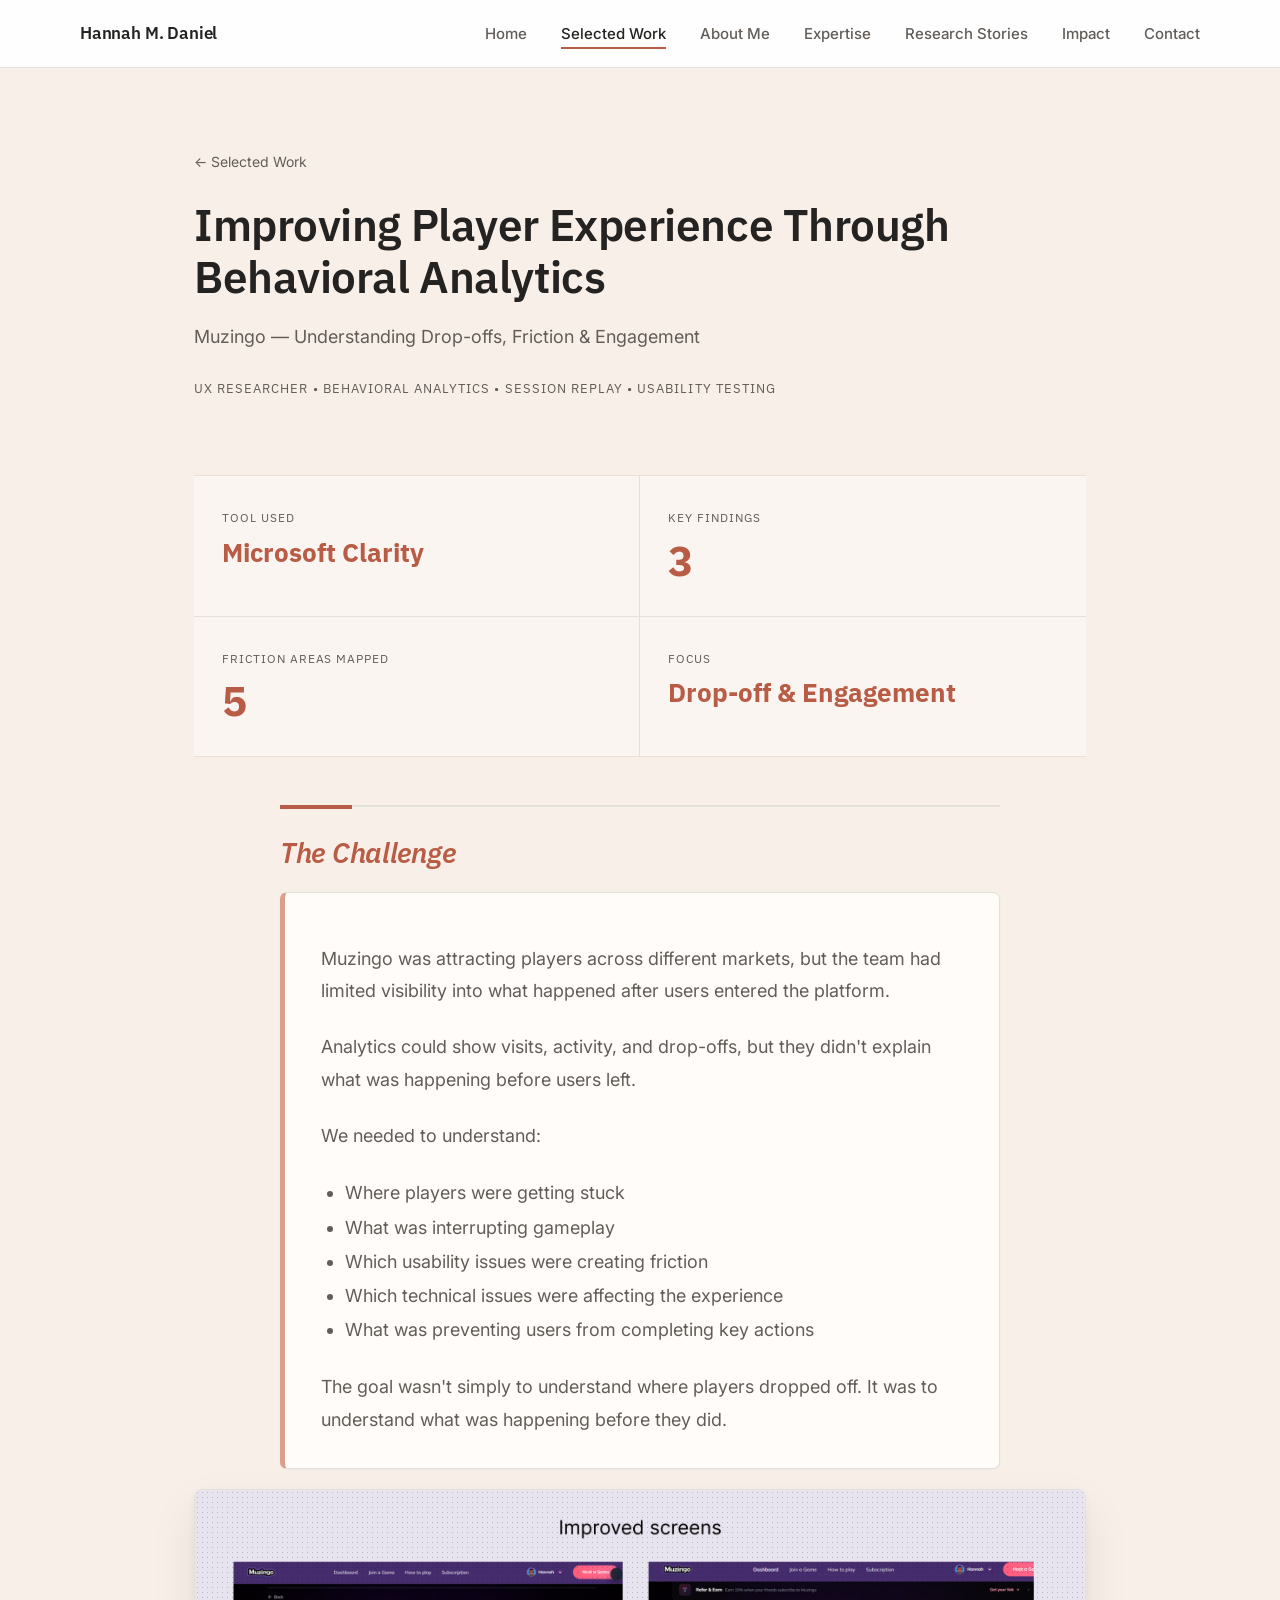
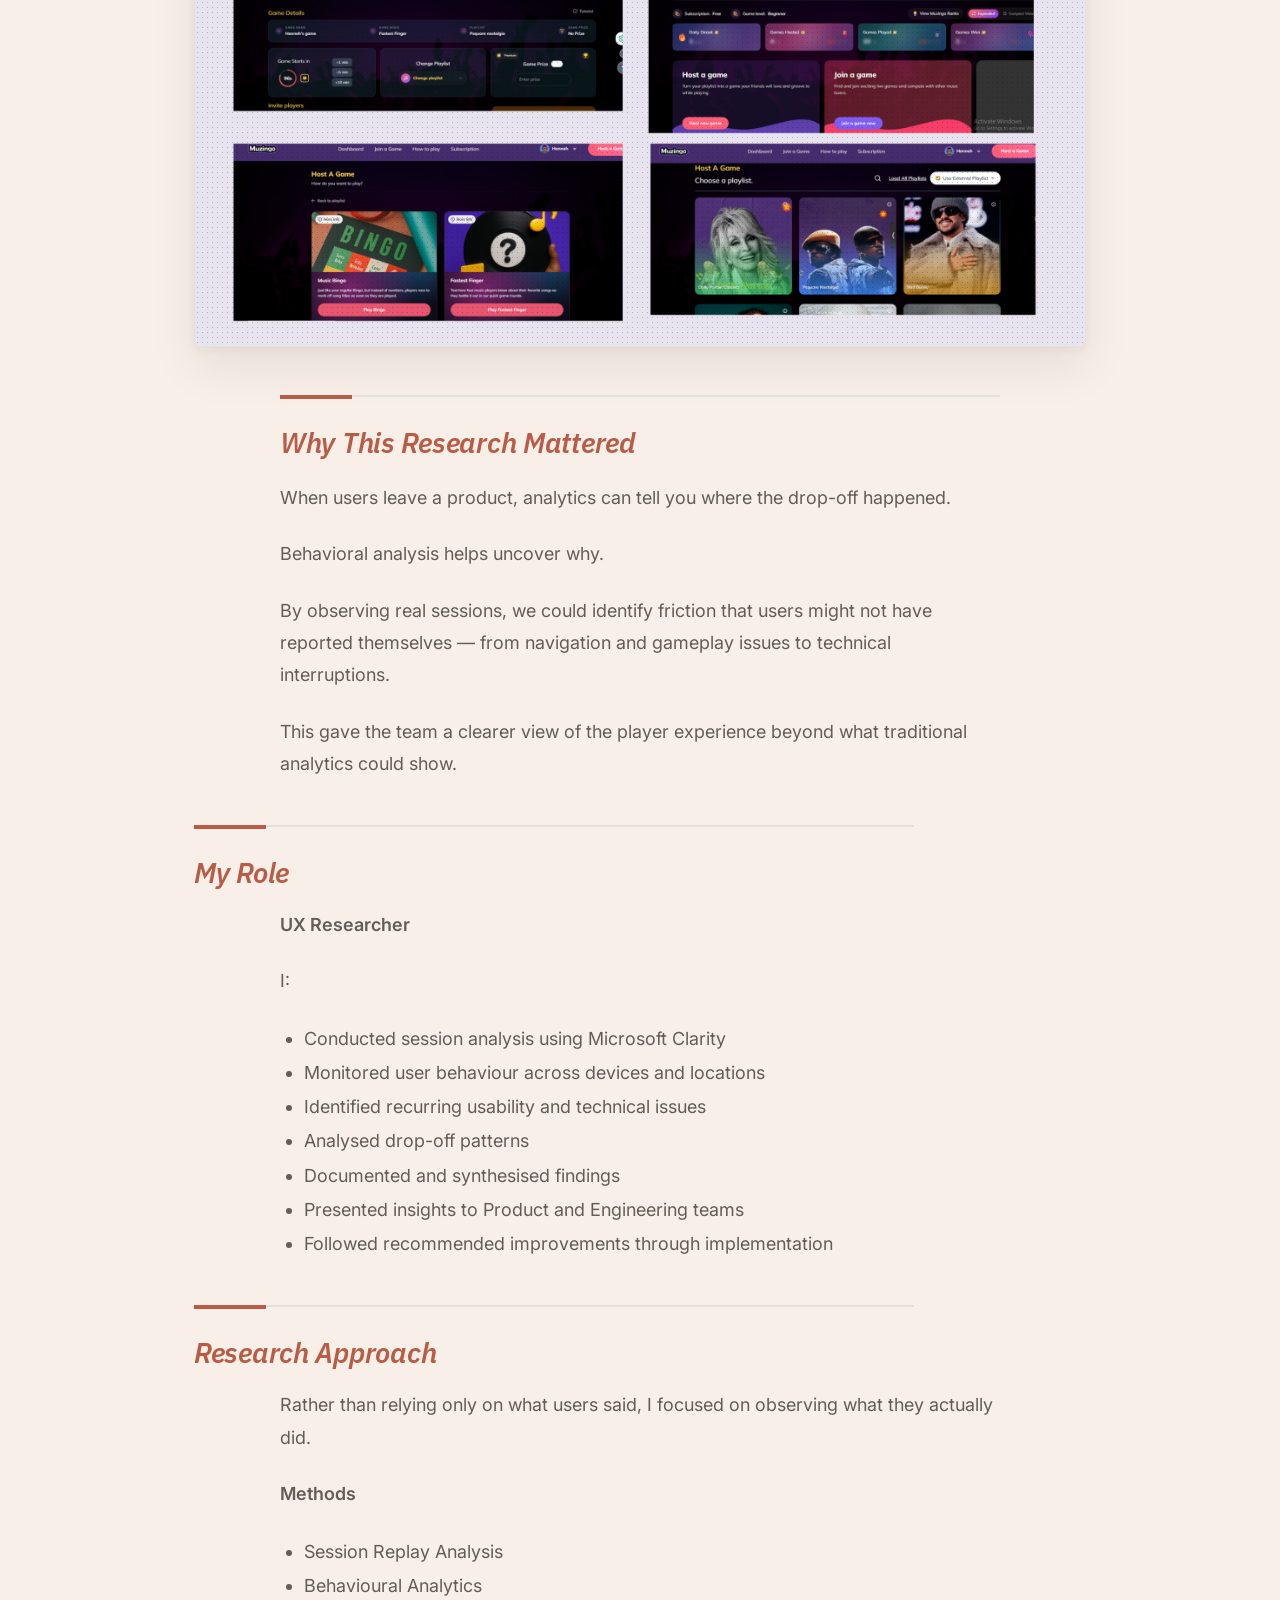
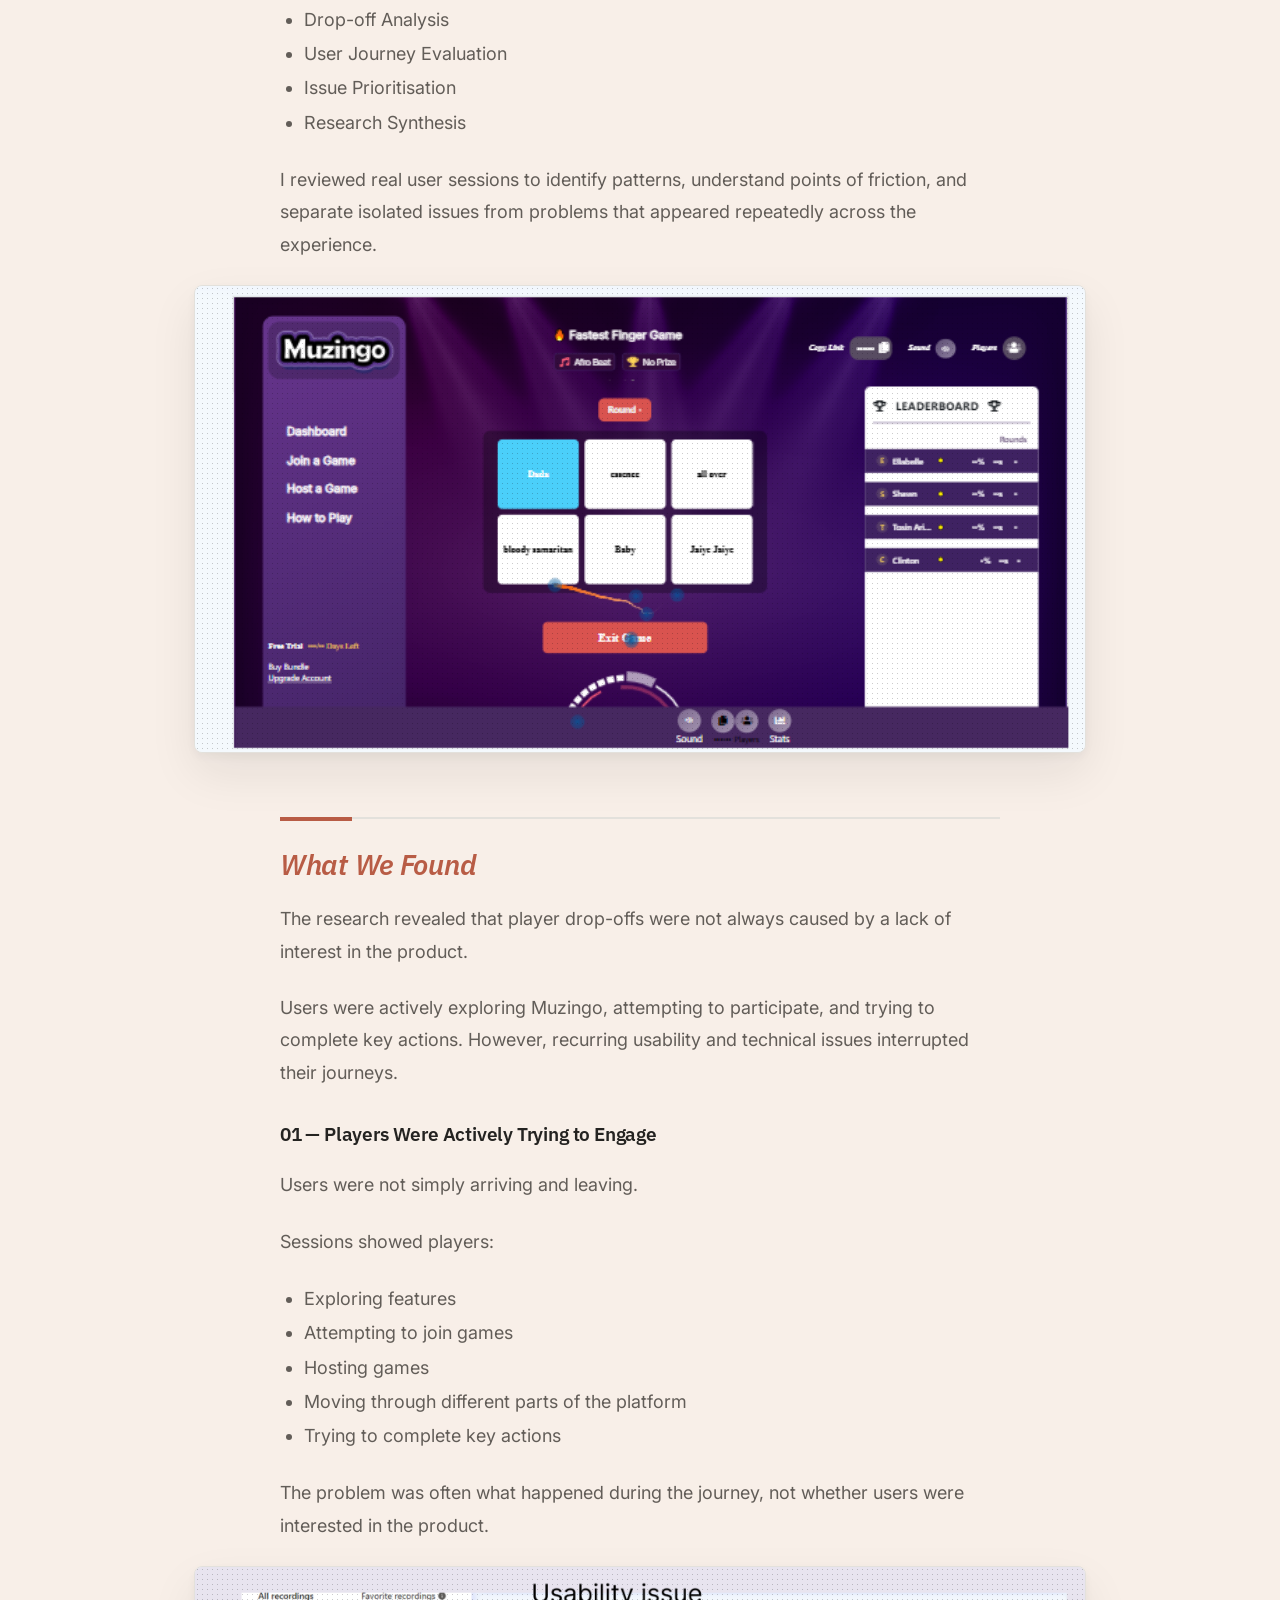
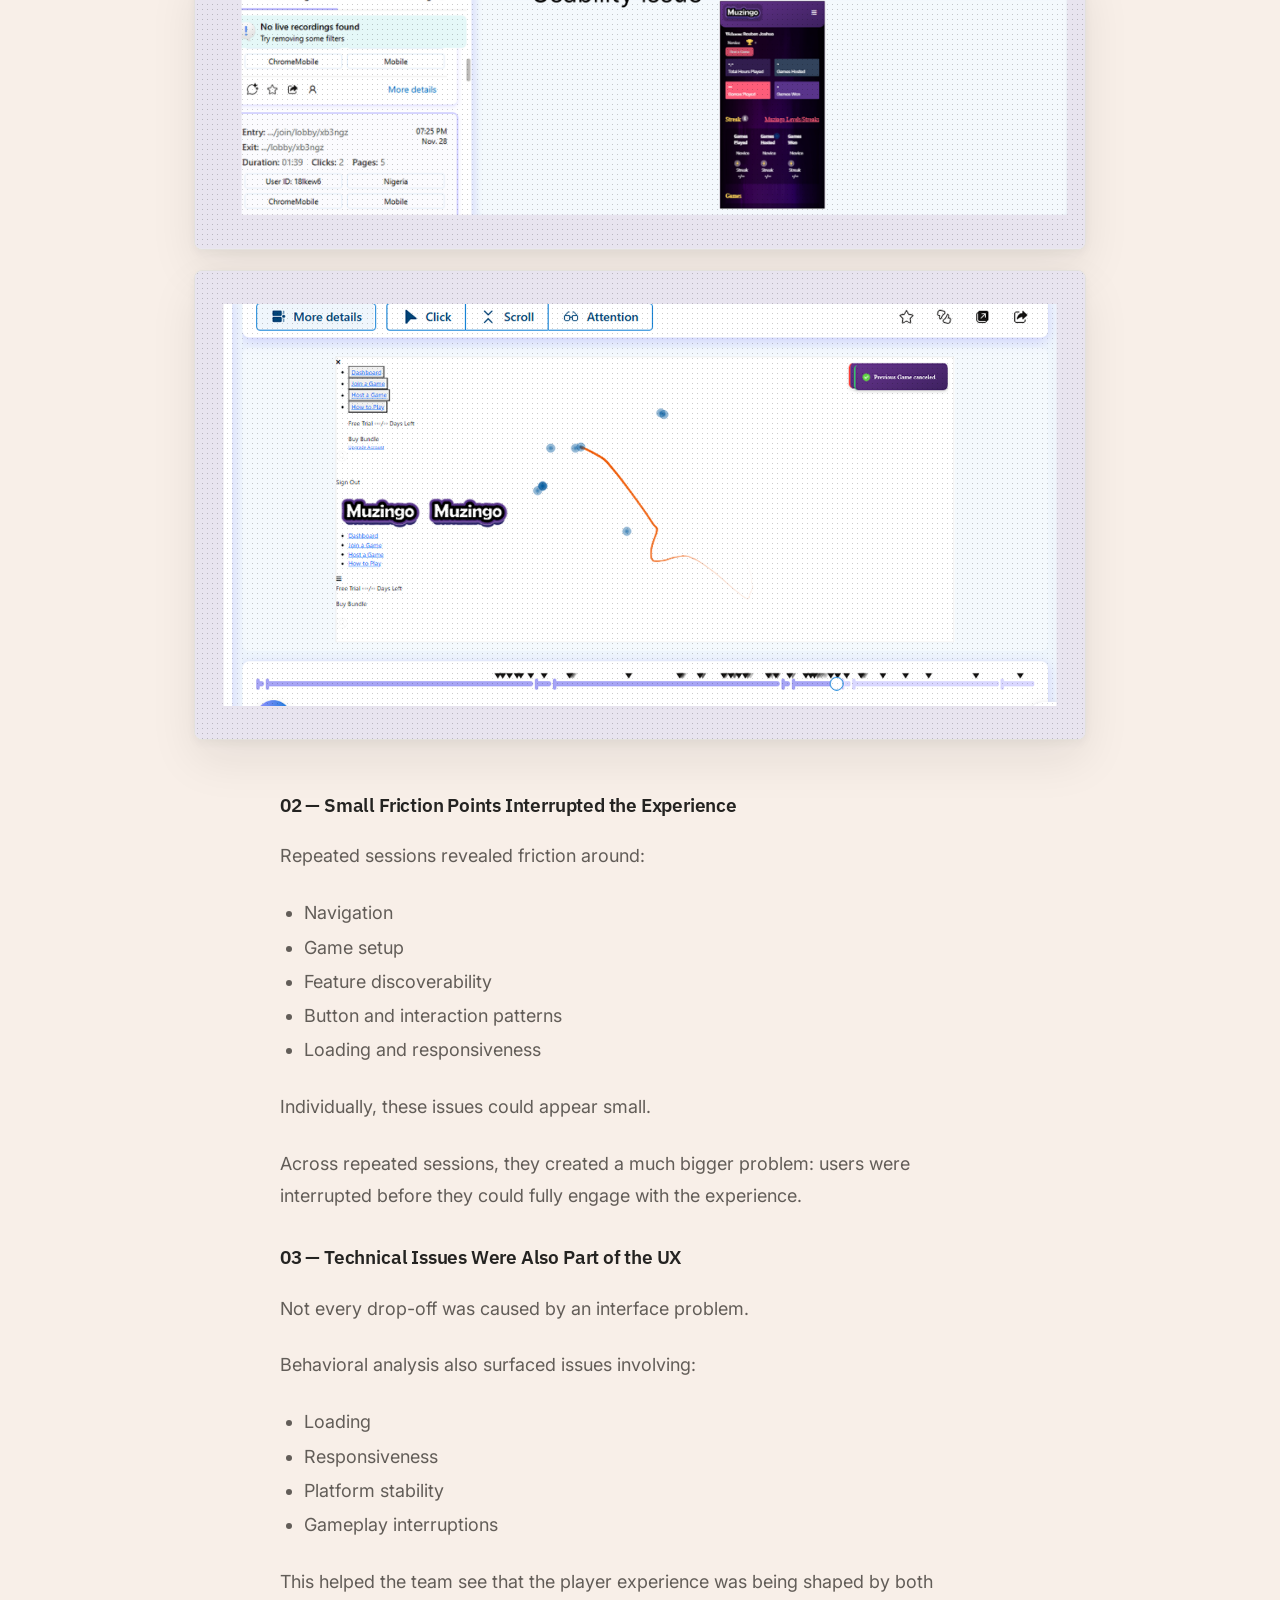
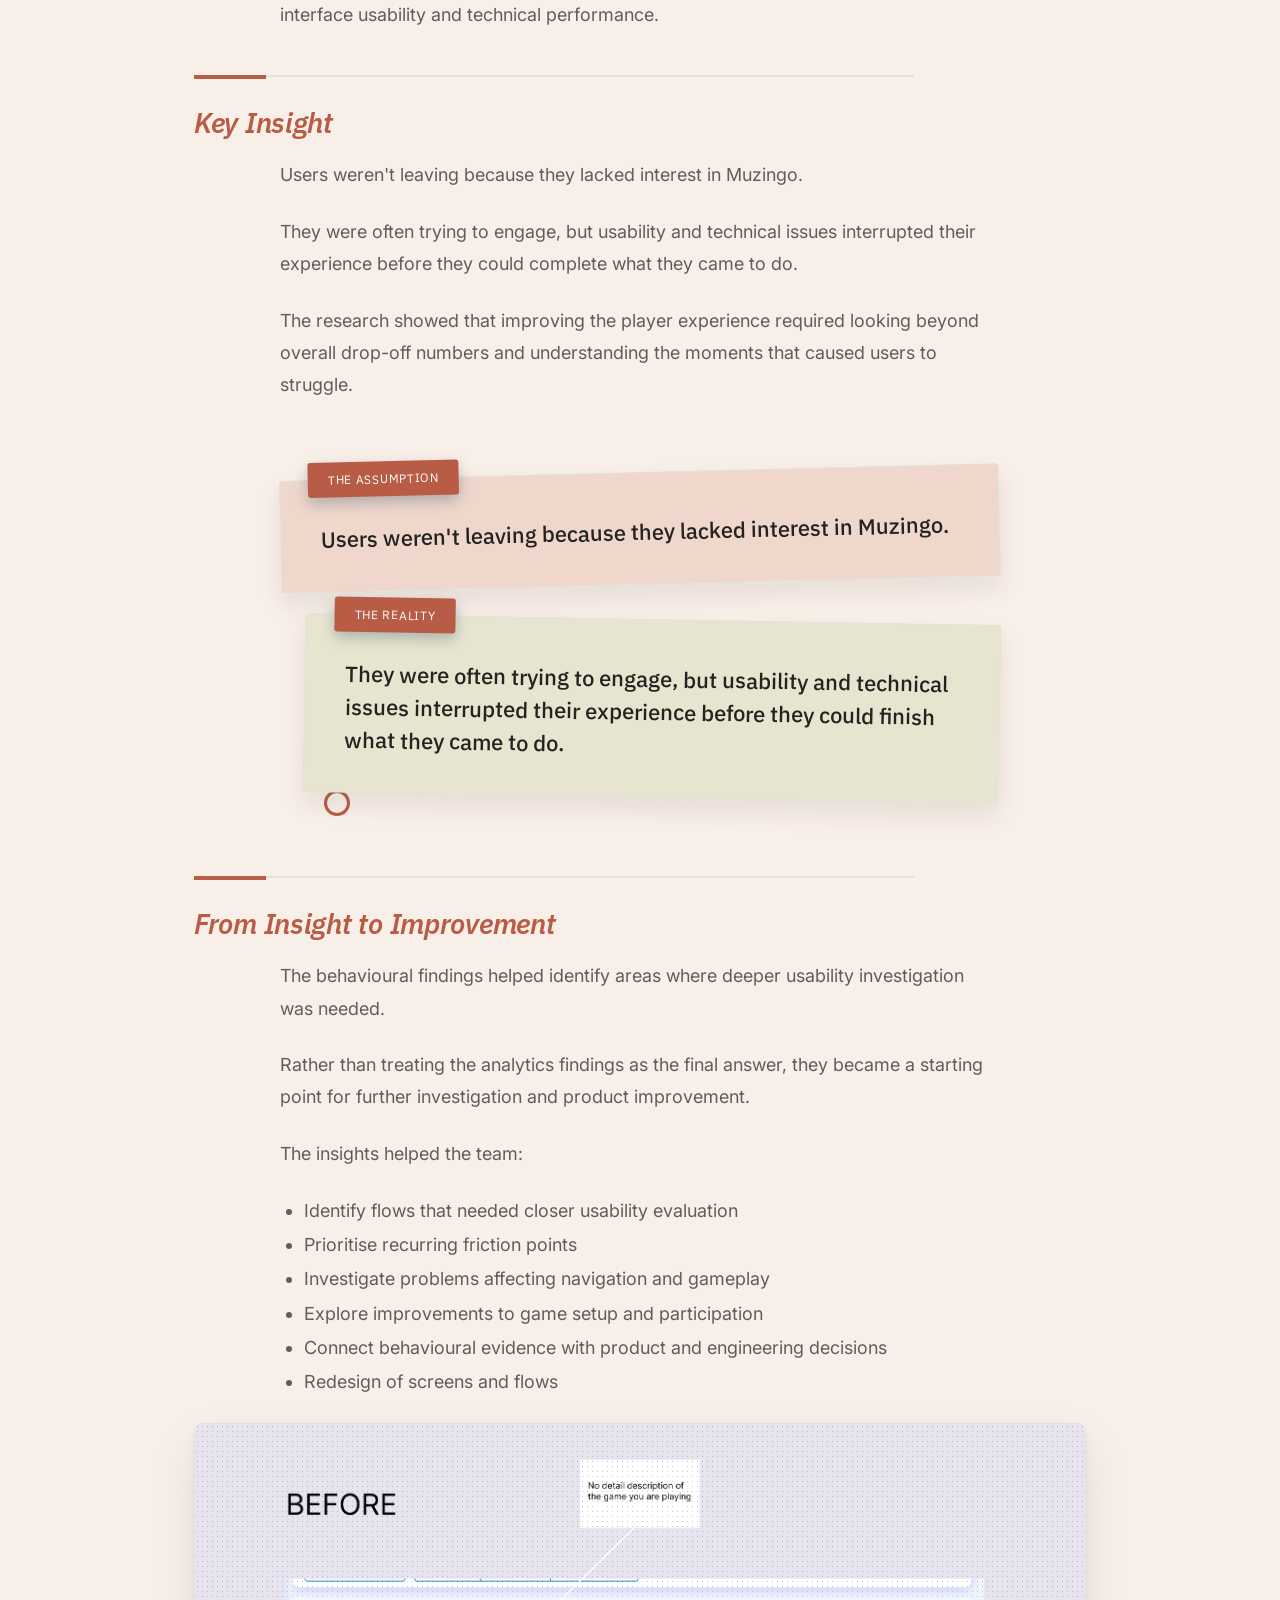
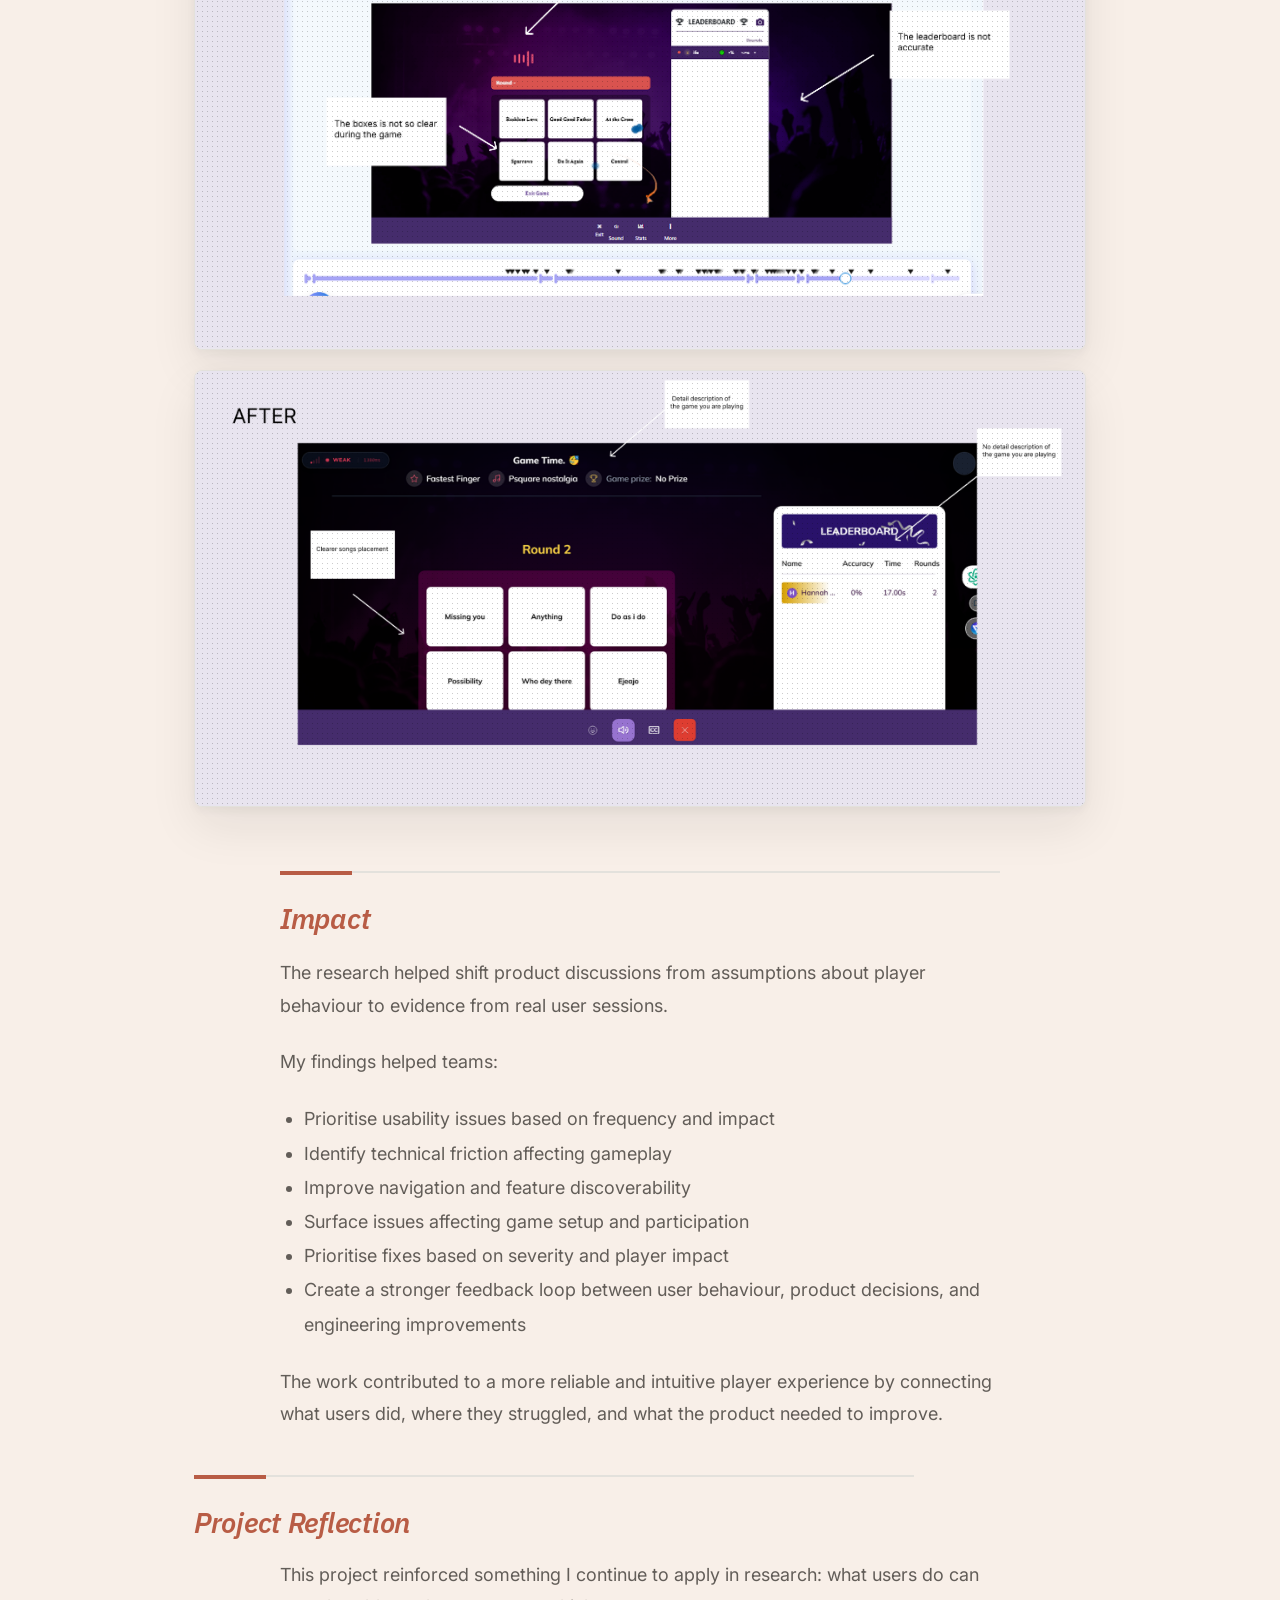
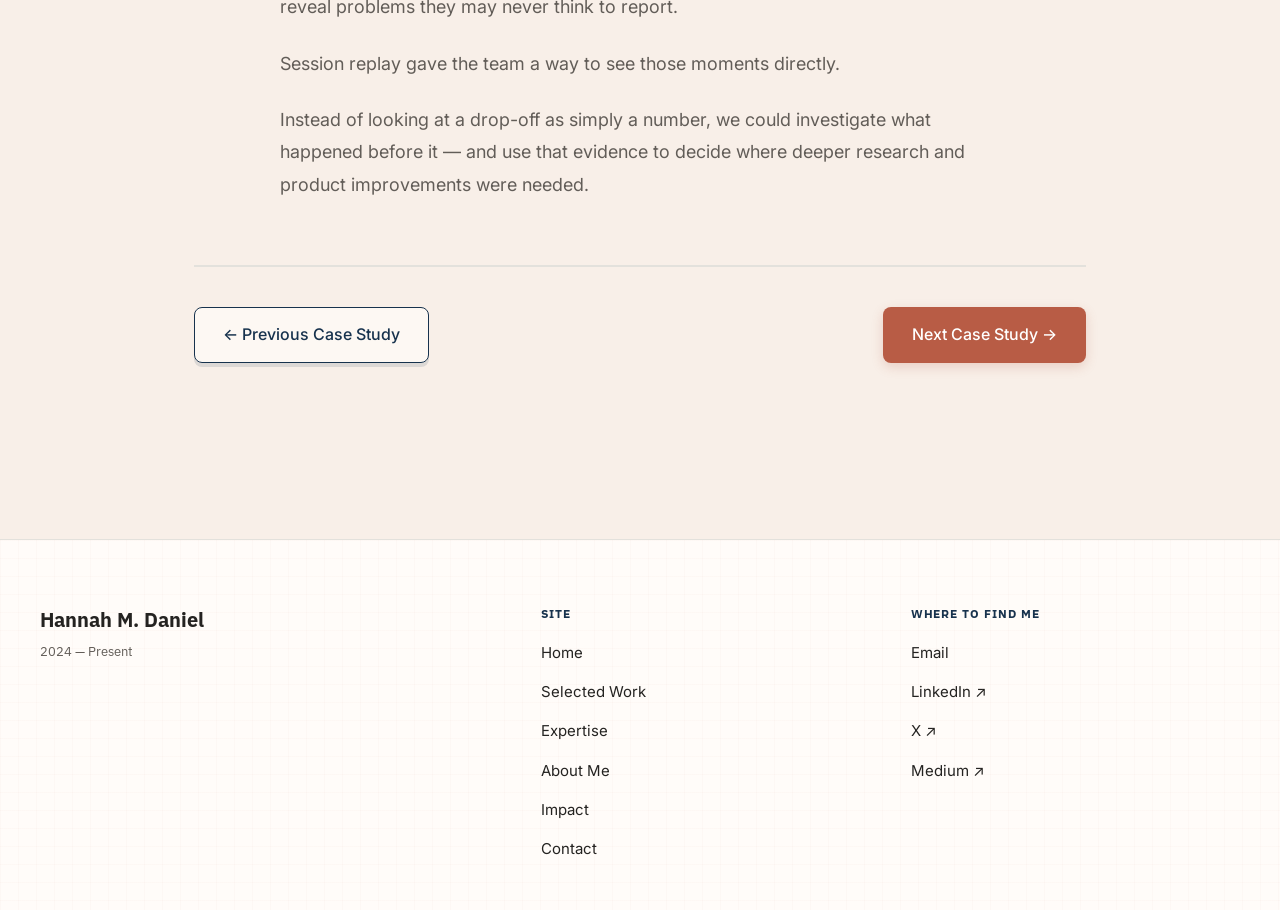
<file: case-study-3.html>
<!DOCTYPE html>
<html lang="en">
<head>
<meta charset="UTF-8">
<meta name="viewport" content="width=device-width, initial-scale=1.0">
<title>Improving Player Experience Through Behavioral Analytics — Hannah M. Daniel</title>
<link rel="preconnect" href="https://fonts.googleapis.com">
<link rel="preconnect" href="https://fonts.gstatic.com" crossorigin>
<link href="https://fonts.googleapis.com/css2?family=IBM+Plex+Sans:ital,wght@0,400;0,500;0,600;0,700;1,400&amp;family=Inter:ital,wght@0,400;0,500;0,600;1,400&amp;display=swap" rel="stylesheet">
<link rel="stylesheet" href="assets/css/style.css">
</head>
<body>
<a class="skip-link" href="#main">Skip to content</a>

<header class="site-header">
  <nav class="nav" aria-label="Primary">
    <a href="index.html" class="nav-logo">Hannah M. Daniel</a>
    <button class="nav-toggle" aria-label="Toggle menu" aria-expanded="false"><span></span></button>
    <ul class="nav-links">
      <li><a href="index.html">Home</a></li>
      <li><a href="work.html" aria-current="page">Selected Work</a></li>
      <li><a href="about.html">About Me</a></li>
      <li><a href="expertise.html">Expertise</a></li>
      <li><a href="research-stories.html">Research Stories</a></li>
      <li><a href="impact.html">Impact</a></li>
      <li><a href="contact.html">Contact</a></li>
    </ul>
  </nav>
</header>

<main id="main">
  <article class="section-pad" style="padding-top:80px;">
    <div class="container--copy">

      <a href="work.html" style="font-size:14px; color:var(--text-secondary);">← Selected Work</a>

      <h1 class="heading-lg reveal is-visible" style="margin-top:24px; margin-bottom:16px;">Improving Player Experience Through Behavioral Analytics</h1>
      <p class="body-lg reveal is-visible" style="margin-bottom:12px;">Muzingo — Understanding Drop-offs, Friction &amp; Engagement</p>
      <p class="eyebrow reveal is-visible" style="margin-bottom:40px;">UX Researcher • Behavioral Analytics • Session Replay • Usability Testing</p>

      <div class="stat-grid reveal" style="margin-bottom:48px;">
        <div class="stat-item">
          <p class="stat-label">Tool Used</p>
          <p class="stat-value" style="font-size:clamp(20px,2.2vw,26px);">Microsoft Clarity</p>
        </div>
        <div class="stat-item">
          <p class="stat-label">Key Findings</p>
          <p class="stat-value">3</p>
        </div>
        <div class="stat-item">
          <p class="stat-label">Friction Areas Mapped</p>
          <p class="stat-value">5</p>
        </div>
        <div class="stat-item">
          <p class="stat-label">Focus</p>
          <p class="stat-value" style="font-size:clamp(20px,2.2vw,26px);">Drop-off &amp; Engagement</p>
        </div>
      </div>

      <h2 class="heading-md reveal cs-heading" style="margin-bottom:20px;">The Challenge</h2>
      <div class="reveal problem-card body-copy">
        <p>Muzingo was attracting players across different markets, but the team had limited visibility into what happened after users entered the platform.</p>
        <p>Analytics could show visits, activity, and drop-offs, but they didn't explain what was happening before users left.</p>
        <p>We needed to understand:</p>
        <ul style="line-height:1.9;">
          <li>Where players were getting stuck</li>
          <li>What was interrupting gameplay</li>
          <li>Which usability issues were creating friction</li>
          <li>Which technical issues were affecting the experience</li>
          <li>What was preventing users from completing key actions</li>
        </ul>
        <p>The goal wasn't simply to understand where players dropped off. It was to understand what was happening before they did.</p>
      </div>

      <div class="grid-image ratio-auto reveal" style="margin:20px 0 48px;">
        <img src="assets/images/image9.png" alt="Muzingo session analytics showing player activity and drop-off data">
      </div>

      <h2 class="heading-md reveal cs-heading" style="margin-bottom:20px;">Why This Research Mattered</h2>
      <div class="body-copy reveal">
        <p>When users leave a product, analytics can tell you where the drop-off happened.</p>
        <p>Behavioral analysis helps uncover why.</p>
        <p>By observing real sessions, we could identify friction that users might not have reported themselves — from navigation and gameplay issues to technical interruptions.</p>
        <p>This gave the team a clearer view of the player experience beyond what traditional analytics could show.</p>
      </div>

      <h2 class="heading-md reveal cs-heading" style="margin:44px 0 16px;">My Role</h2>
      <div class="body-copy reveal">
        <p style="font-weight:600;">UX Researcher</p>
        <p>I:</p>
        <ul style="line-height:1.9;">
          <li>Conducted session analysis using Microsoft Clarity</li>
          <li>Monitored user behaviour across devices and locations</li>
          <li>Identified recurring usability and technical issues</li>
          <li>Analysed drop-off patterns</li>
          <li>Documented and synthesised findings</li>
          <li>Presented insights to Product and Engineering teams</li>
          <li>Followed recommended improvements through implementation</li>
        </ul>
      </div>

      <h2 class="heading-md reveal cs-heading" style="margin:44px 0 16px;">Research Approach</h2>
      <div class="body-copy reveal">
        <p>Rather than relying only on what users said, I focused on observing what they actually did.</p>
        <p style="font-weight:600;">Methods</p>
        <ul style="line-height:1.9;">
          <li>Session Replay Analysis</li>
          <li>Behavioural Analytics</li>
          <li>Drop-off Analysis</li>
          <li>User Journey Evaluation</li>
          <li>Issue Prioritisation</li>
          <li>Research Synthesis</li>
        </ul>
        <p>I reviewed real user sessions to identify patterns, understand points of friction, and separate isolated issues from problems that appeared repeatedly across the experience.</p>
      </div>

      <div class="grid-image ratio-auto reveal" style="margin:0 0 64px;">
        <img src="assets/images/image14.png" alt="Session replay analysis showing recurring usability patterns">
      </div>

      <h2 class="heading-md reveal cs-heading" style="margin-bottom:20px;">What We Found</h2>
      <div class="body-copy reveal">
        <p>The research revealed that player drop-offs were not always caused by a lack of interest in the product.</p>
        <p>Users were actively exploring Muzingo, attempting to participate, and trying to complete key actions. However, recurring usability and technical issues interrupted their journeys.</p>
        <h3 style="font-size:19px; margin:28px 0 8px;">01 — Players Were Actively Trying to Engage</h3>
        <p>Users were not simply arriving and leaving.</p>
        <p>Sessions showed players:</p>
        <ul style="line-height:1.9;">
          <li>Exploring features</li>
          <li>Attempting to join games</li>
          <li>Hosting games</li>
          <li>Moving through different parts of the platform</li>
          <li>Trying to complete key actions</li>
        </ul>
        <p>The problem was often what happened during the journey, not whether users were interested in the product.</p>
      </div>

      <div class="grid-image ratio-auto reveal" style="margin:0 0 20px;">
        <img src="assets/images/image29.png" alt="Session data showing players exploring Muzingo features">
      </div>
      <div class="grid-image ratio-auto reveal" style="margin:0 0 48px;">
        <img src="assets/images/image37.png" alt="Session data showing players attempting to join and host games">
      </div>

      <div class="body-copy reveal">
        <h3 style="font-size:19px; margin-bottom:10px;">02 — Small Friction Points Interrupted the Experience</h3>
        <p>Repeated sessions revealed friction around:</p>
        <ul style="line-height:1.9;">
          <li>Navigation</li>
          <li>Game setup</li>
          <li>Feature discoverability</li>
          <li>Button and interaction patterns</li>
          <li>Loading and responsiveness</li>
        </ul>
        <p>Individually, these issues could appear small.</p>
        <p>Across repeated sessions, they created a much bigger problem: users were interrupted before they could fully engage with the experience.</p>

        <h3 style="font-size:19px; margin:28px 0 8px;">03 — Technical Issues Were Also Part of the UX</h3>
        <p>Not every drop-off was caused by an interface problem.</p>
        <p>Behavioral analysis also surfaced issues involving:</p>
        <ul style="line-height:1.9;">
          <li>Loading</li>
          <li>Responsiveness</li>
          <li>Platform stability</li>
          <li>Gameplay interruptions</li>
        </ul>
        <p>This helped the team see that the player experience was being shaped by both interface usability and technical performance.</p>
      </div>

      <h2 class="heading-md reveal cs-heading" style="margin:44px 0 16px;">Key Insight</h2>
      <div class="body-copy reveal">
        <p>Users weren't leaving because they lacked interest in Muzingo.</p>
        <p>They were often trying to engage, but usability and technical issues interrupted their experience before they could complete what they came to do.</p>
        <p>The research showed that improving the player experience required looking beyond overall drop-off numbers and understanding the moments that caused users to struggle.</p>
      </div>

      <div class="dual-card-wrap reveal">
        <div class="dual-card dual-card--top">
          <span class="dual-card-label">The Assumption</span>
          <p class="dual-card-text">Users weren't leaving because they lacked interest in Muzingo.</p>
        </div>
        <span class="dual-card-connector" aria-hidden="true"></span>
        <div class="dual-card dual-card--bottom">
          <span class="dual-card-label">The Reality</span>
          <p class="dual-card-text">They were often trying to engage, but usability and technical issues interrupted their experience before they could finish what they came to do.</p>
        </div>
      </div>

      <h2 class="heading-md reveal cs-heading" style="margin:44px 0 16px;">From Insight to Improvement</h2>
      <div class="body-copy reveal">
        <p>The behavioural findings helped identify areas where deeper usability investigation was needed.</p>
        <p>Rather than treating the analytics findings as the final answer, they became a starting point for further investigation and product improvement.</p>
        <p>The insights helped the team:</p>
        <ul style="line-height:1.9;">
          <li>Identify flows that needed closer usability evaluation</li>
          <li>Prioritise recurring friction points</li>
          <li>Investigate problems affecting navigation and gameplay</li>
          <li>Explore improvements to game setup and participation</li>
          <li>Connect behavioural evidence with product and engineering decisions</li>
          <li>Redesign of screens and flows</li>
        </ul>
      </div>

      <div class="grid-image ratio-auto reveal" style="margin:0 0 20px;">
        <img src="assets/images/image41.png" alt="Redesigned Muzingo screen following behavioral research findings">
      </div>
      <div class="grid-image ratio-auto reveal" style="margin:0 0 64px;">
        <img src="assets/images/image26.png" alt="Updated game setup and participation flow">
      </div>

      <h2 class="heading-md reveal cs-heading" style="margin-bottom:20px;">Impact</h2>
      <div class="body-copy reveal">
        <p>The research helped shift product discussions from assumptions about player behaviour to evidence from real user sessions.</p>
        <p>My findings helped teams:</p>
        <ul style="line-height:1.9;">
          <li>Prioritise usability issues based on frequency and impact</li>
          <li>Identify technical friction affecting gameplay</li>
          <li>Improve navigation and feature discoverability</li>
          <li>Surface issues affecting game setup and participation</li>
          <li>Prioritise fixes based on severity and player impact</li>
          <li>Create a stronger feedback loop between user behaviour, product decisions, and engineering improvements</li>
        </ul>
        <p>The work contributed to a more reliable and intuitive player experience by connecting what users did, where they struggled, and what the product needed to improve.</p>
      </div>

      <h2 class="heading-md reveal cs-heading" style="margin:44px 0 16px;">Project Reflection</h2>
      <div class="body-copy reveal">
        <p>This project reinforced something I continue to apply in research: what users do can reveal problems they may never think to report.</p>
        <p>Session replay gave the team a way to see those moments directly.</p>
        <p>Instead of looking at a drop-off as simply a number, we could investigate what happened before it — and use that evidence to decide where deeper research and product improvements were needed.</p>
      </div>

      <div class="reveal" style="margin-top:64px; padding-top:40px; border-top:1px solid var(--border); display:flex; justify-content:space-between; flex-wrap:wrap; gap:20px;">
        <a href="case-study-2.html" class="btn btn-secondary">← Previous Case Study</a>
        <a href="case-study-4.html" class="btn btn-primary">Next Case Study →</a>
      </div>

    </div>
  </article>
</main>

<footer class="site-footer">
  <div class="footer-inner">
    <div class="footer-col footer-col--brand">
      <p class="footer-name"><a href="mailto:hannahdaniel195@gmail.com">Hannah M. Daniel</a></p>
      <p class="footer-years">2024 — Present</p>
    </div>
    <div class="footer-col">
      <p class="footer-col-label">Site</p>
      <ul class="footer-nav-list">
        <li><a href="index.html">Home</a></li>
        <li><a href="work.html">Selected Work</a></li>
        <li><a href="expertise.html">Expertise</a></li>
        <li><a href="about.html">About Me</a></li>
        <li><a href="impact.html">Impact</a></li>
        <li><a href="contact.html">Contact</a></li>
      </ul>
    </div>
    <div class="footer-col">
      <p class="footer-col-label">Where to find me</p>
      <ul class="footer-nav-list">
        <li><a href="mailto:hannahdaniel195@gmail.com">Email</a></li>
        <li><a href="https://linkedin.com/in/YOUR-USERNAME" target="_blank" rel="noopener">LinkedIn ↗</a></li>
        <li><a href="https://x.com/YOUR-USERNAME" target="_blank" rel="noopener">X ↗</a></li>
        <li><a href="https://medium.com/@YOUR-USERNAME" target="_blank" rel="noopener">Medium ↗</a></li>
      </ul>
    </div>
  </div>
</footer>

<style>
main { --cs-accent: #B85C45; }
.body-copy p, .body-copy ul { margin-bottom: 24px; color:var(--text-secondary); line-height:1.8; font-size:18px; }
.body-copy ul { padding-left: 24px; }
</style>

<script src="assets/js/main.js"></script>
</body>
</html>
</file>
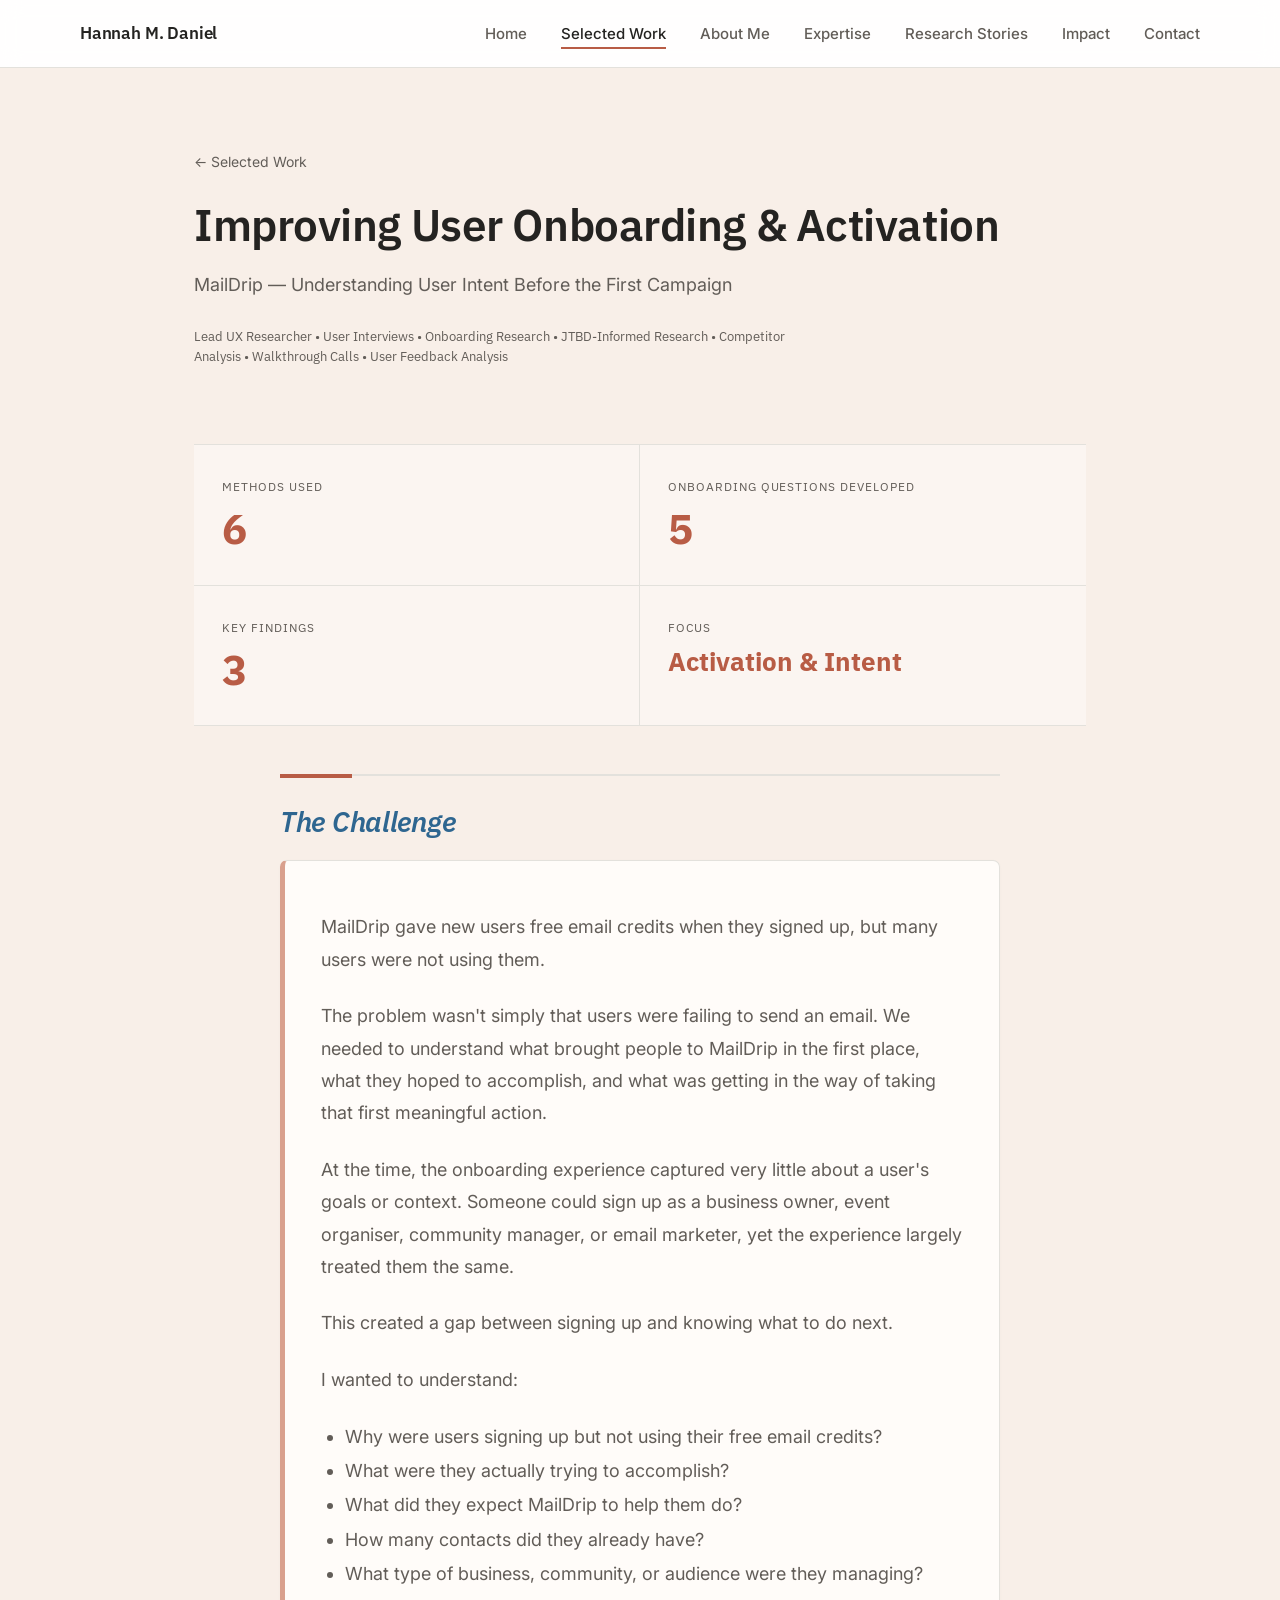
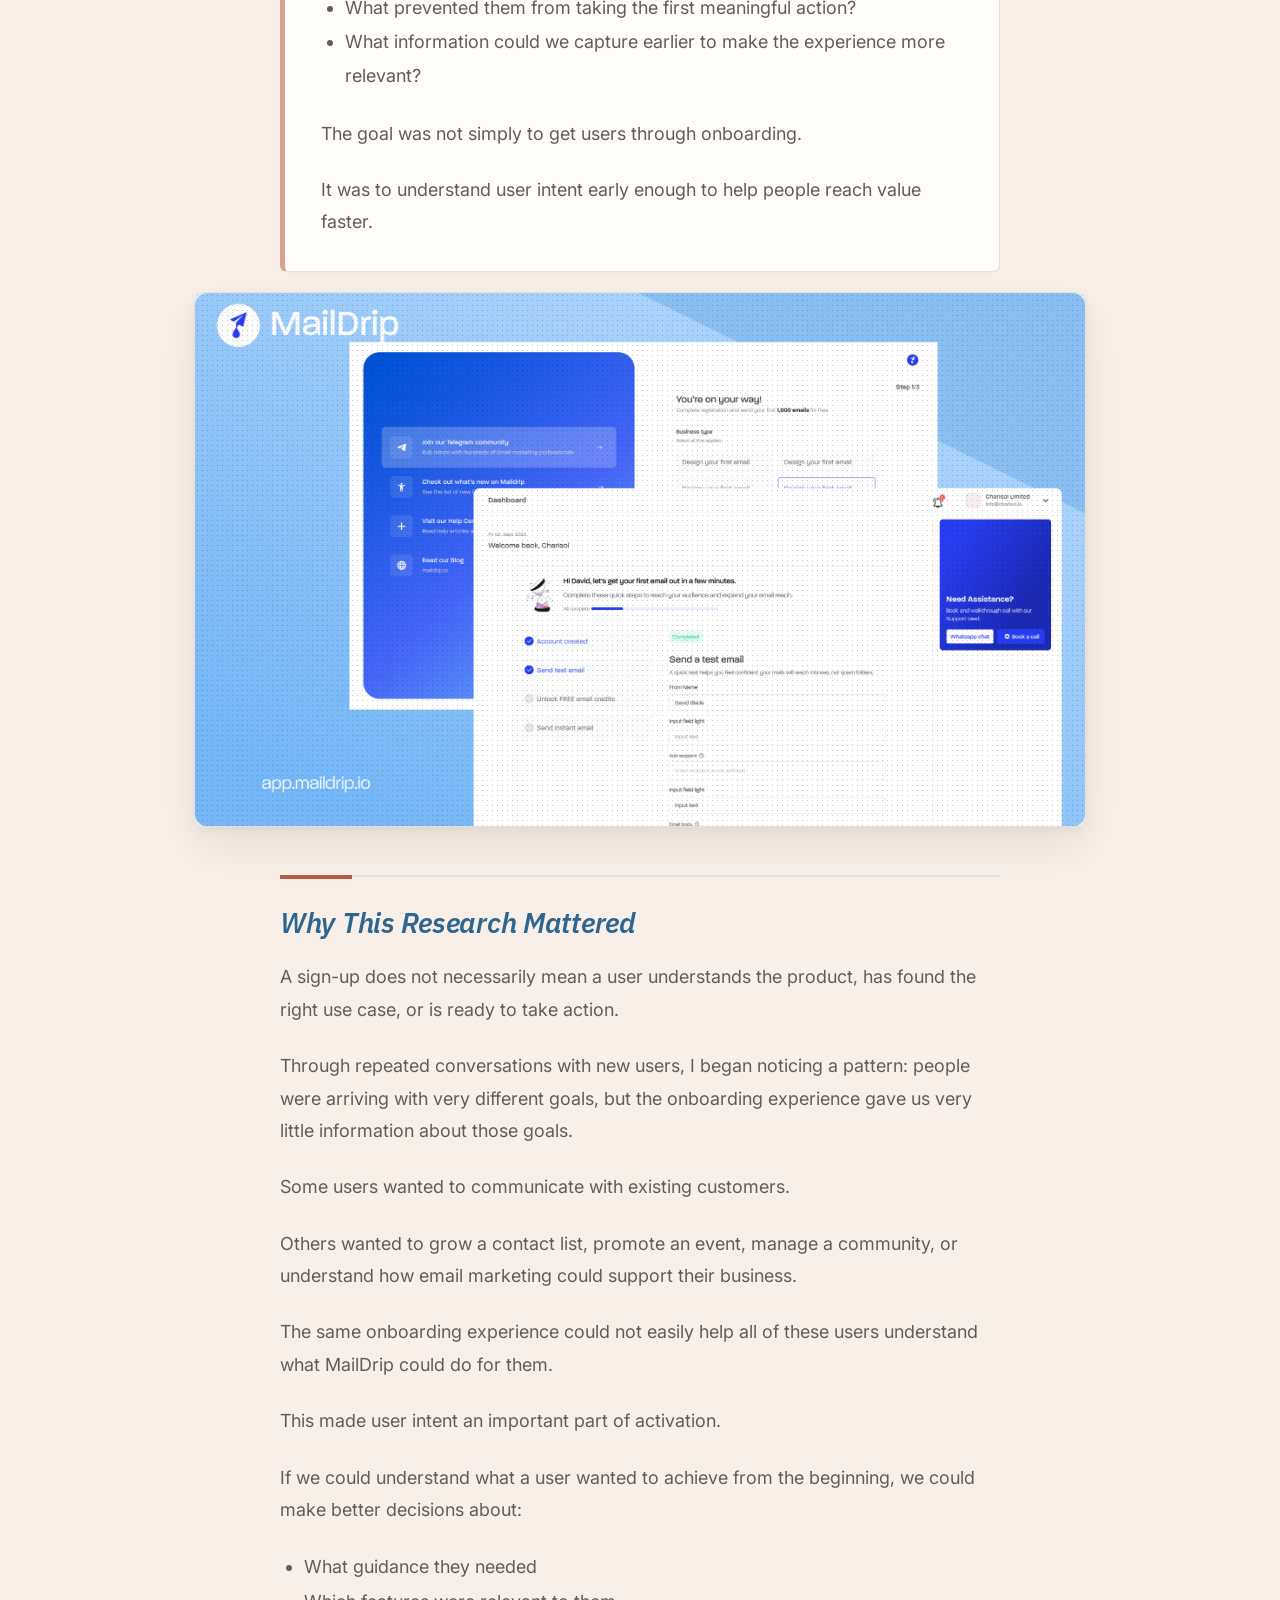
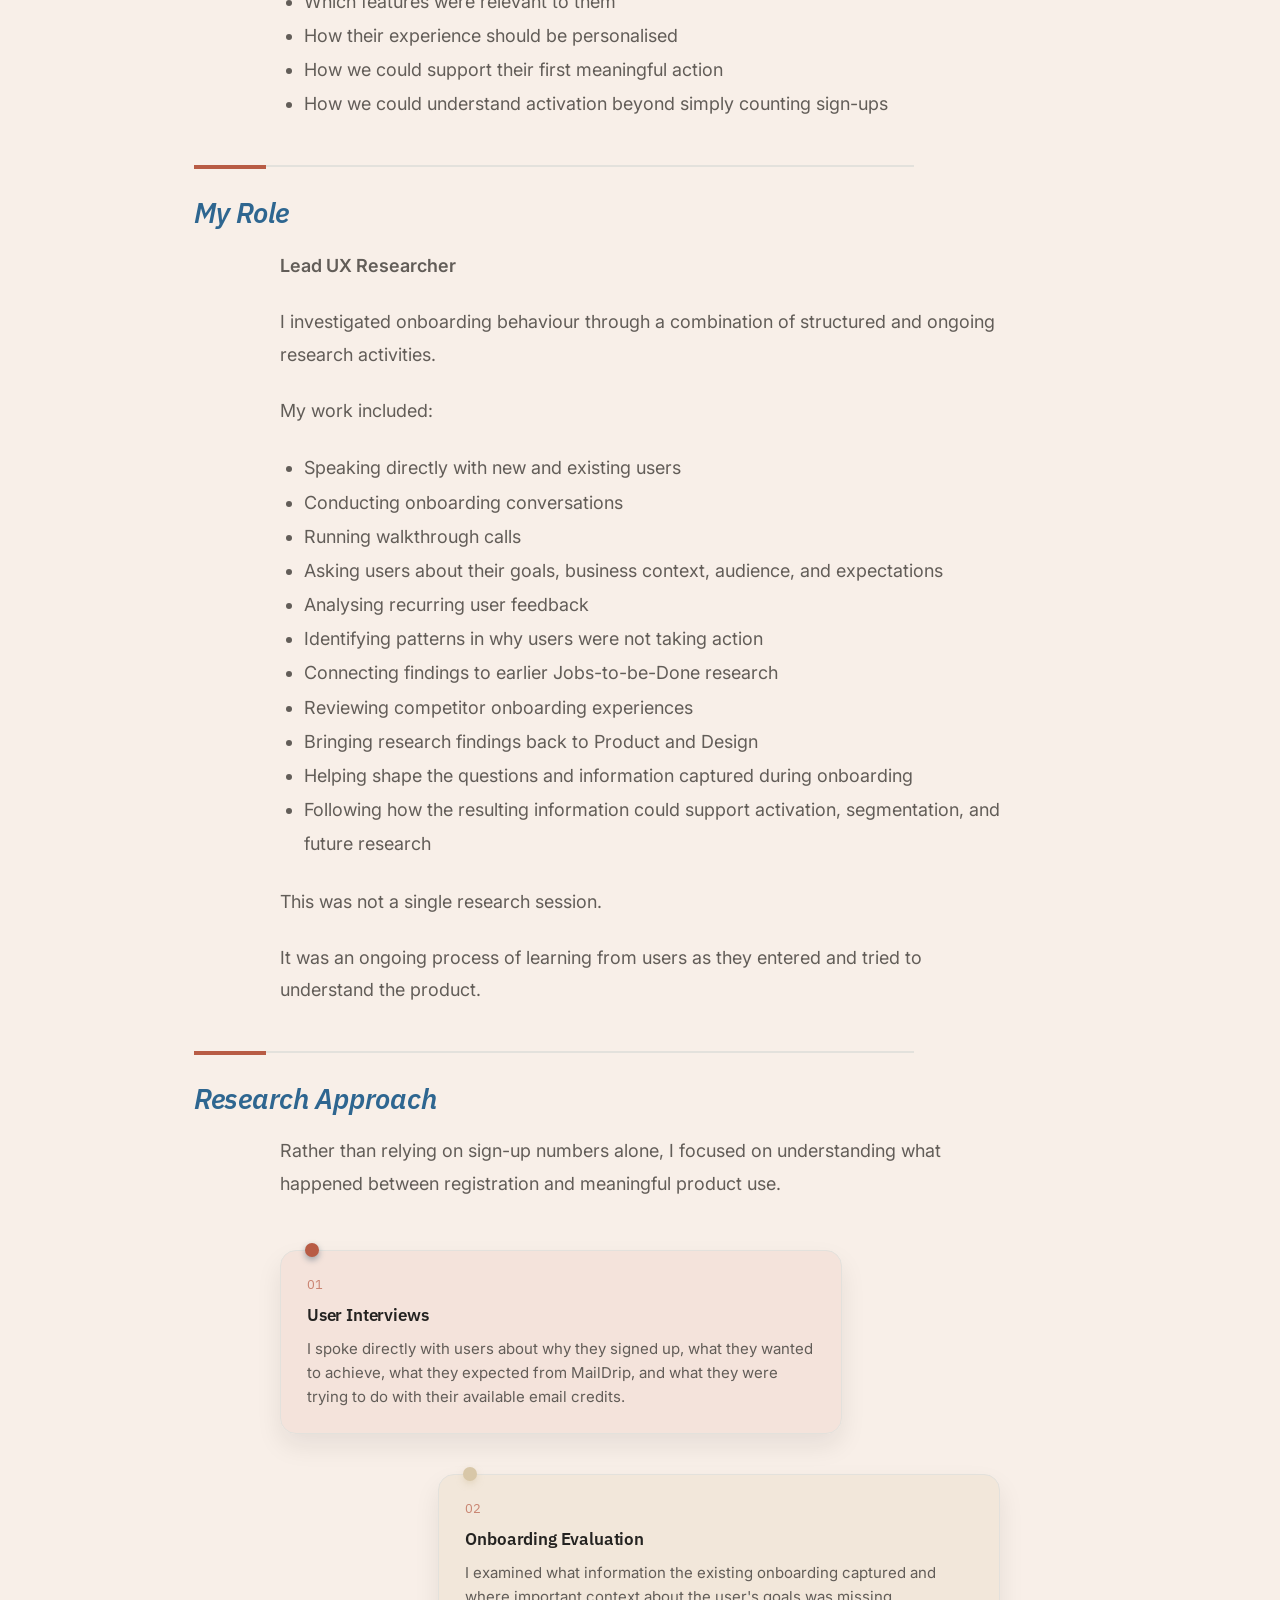
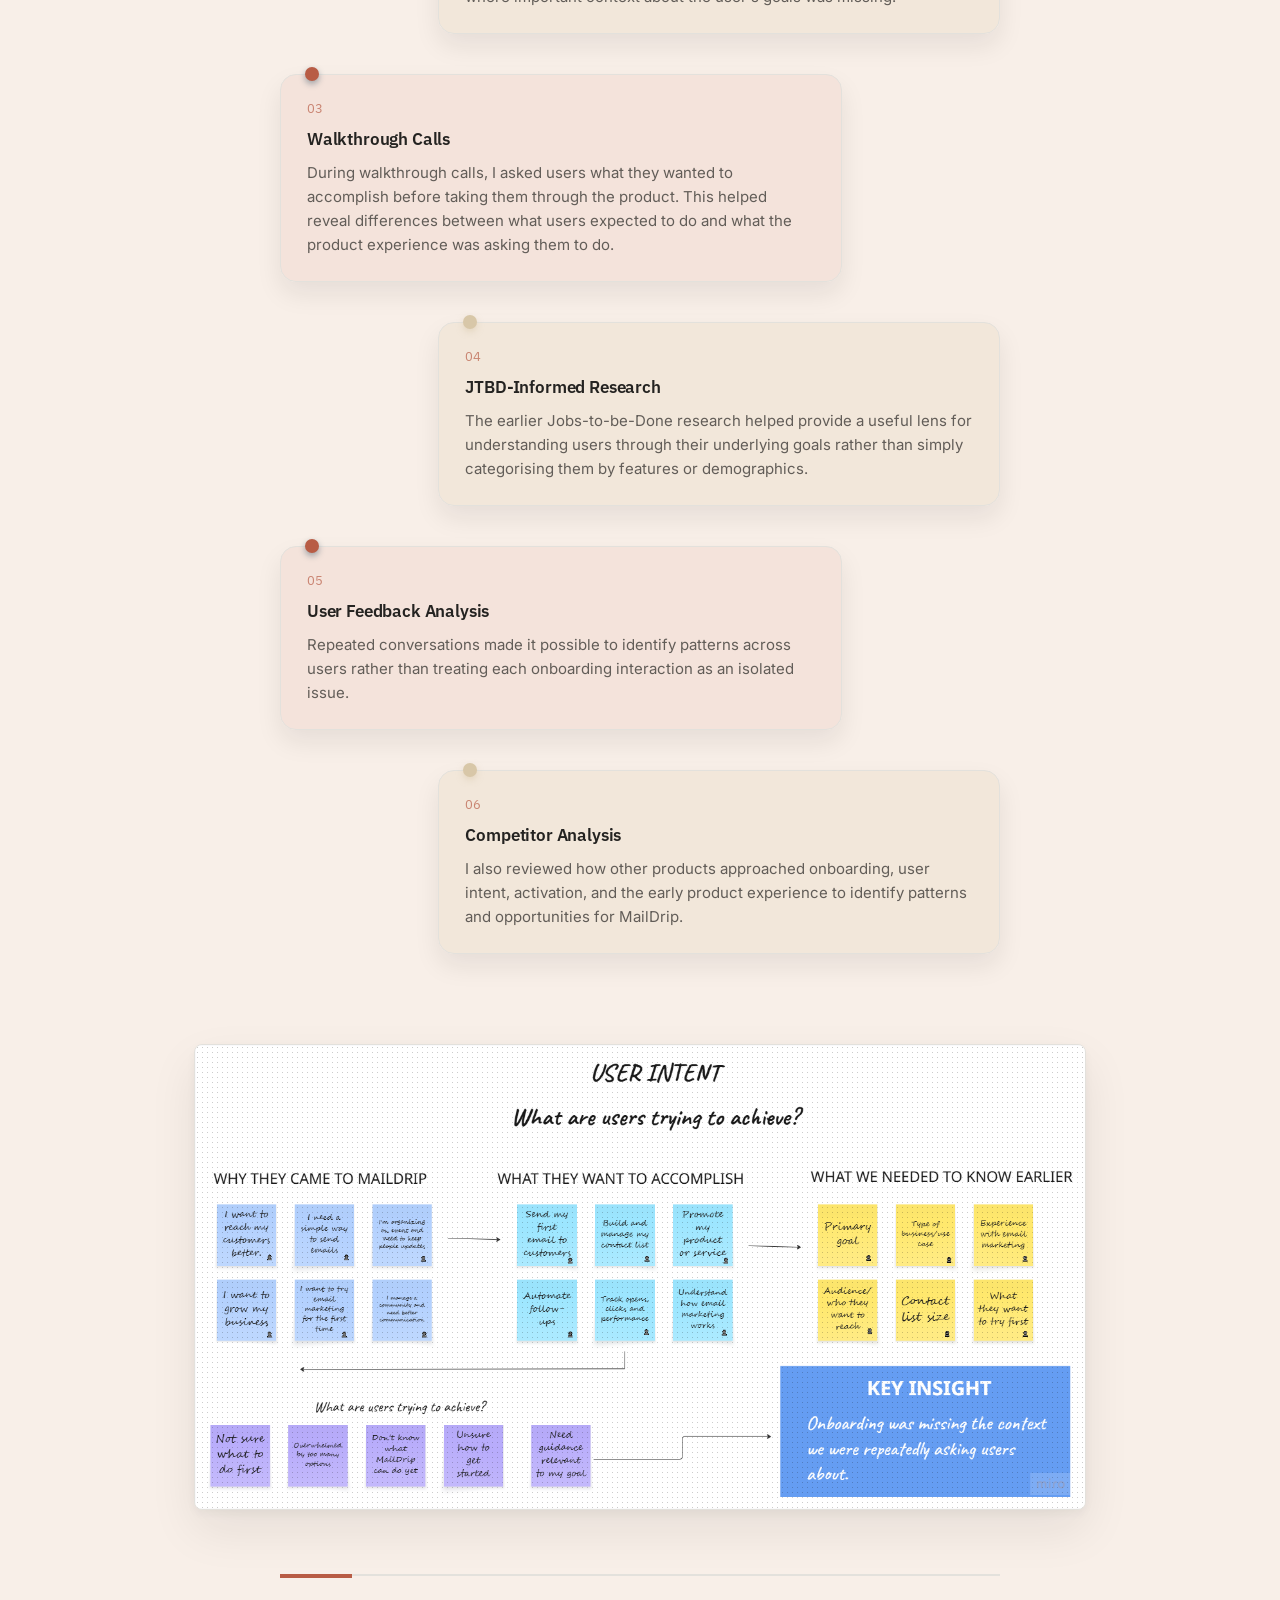
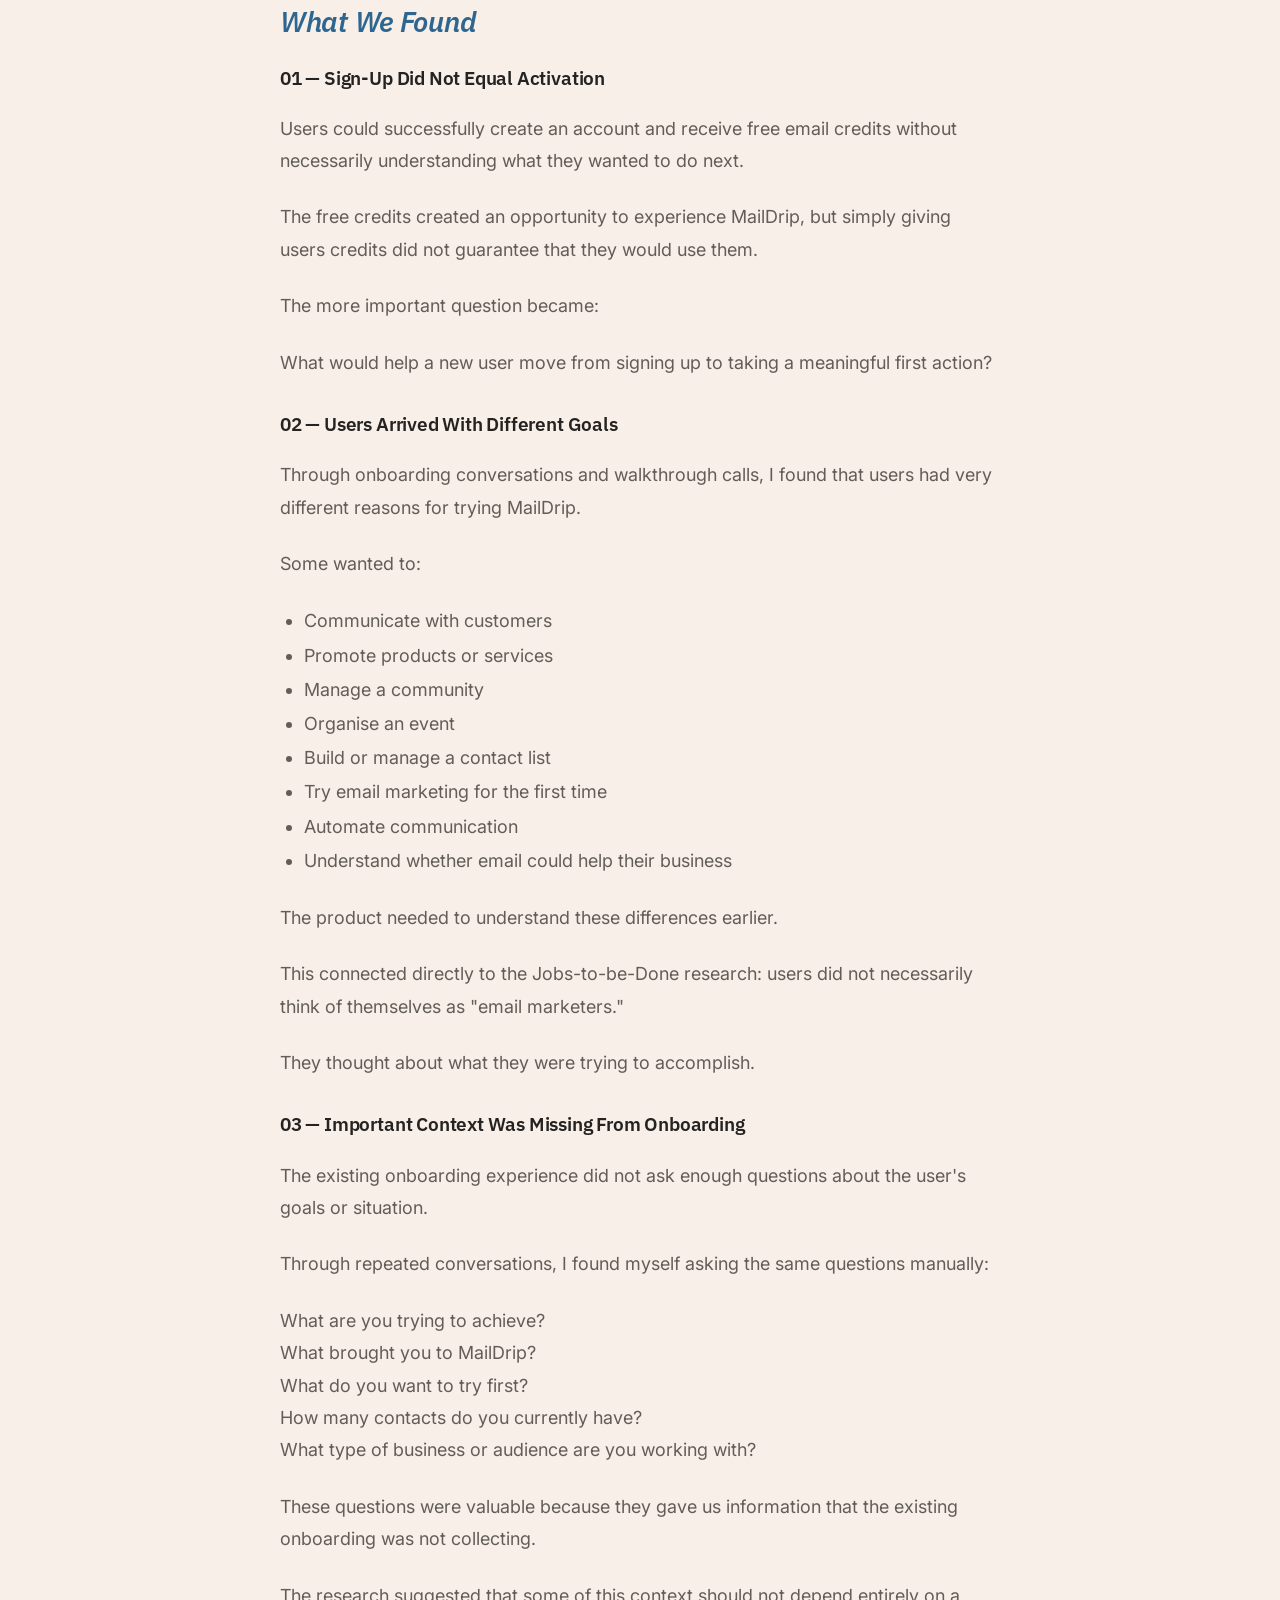
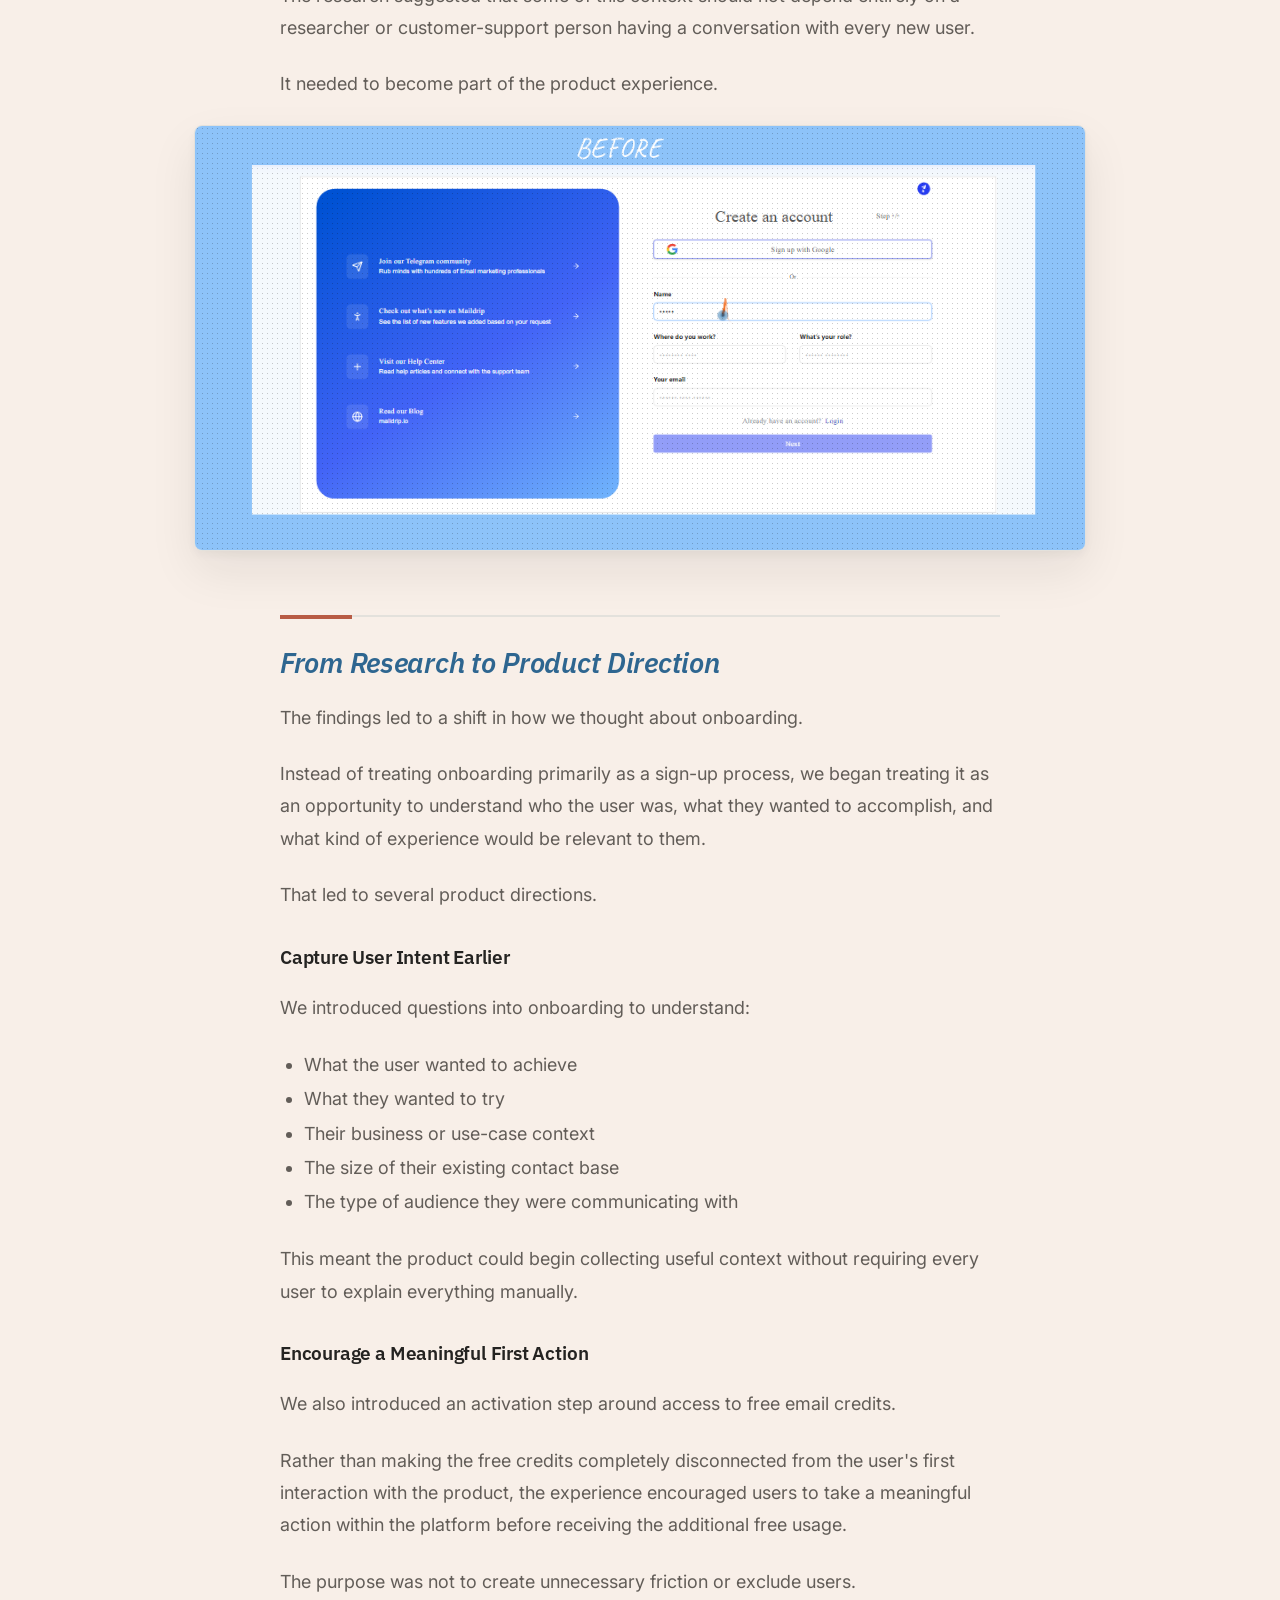
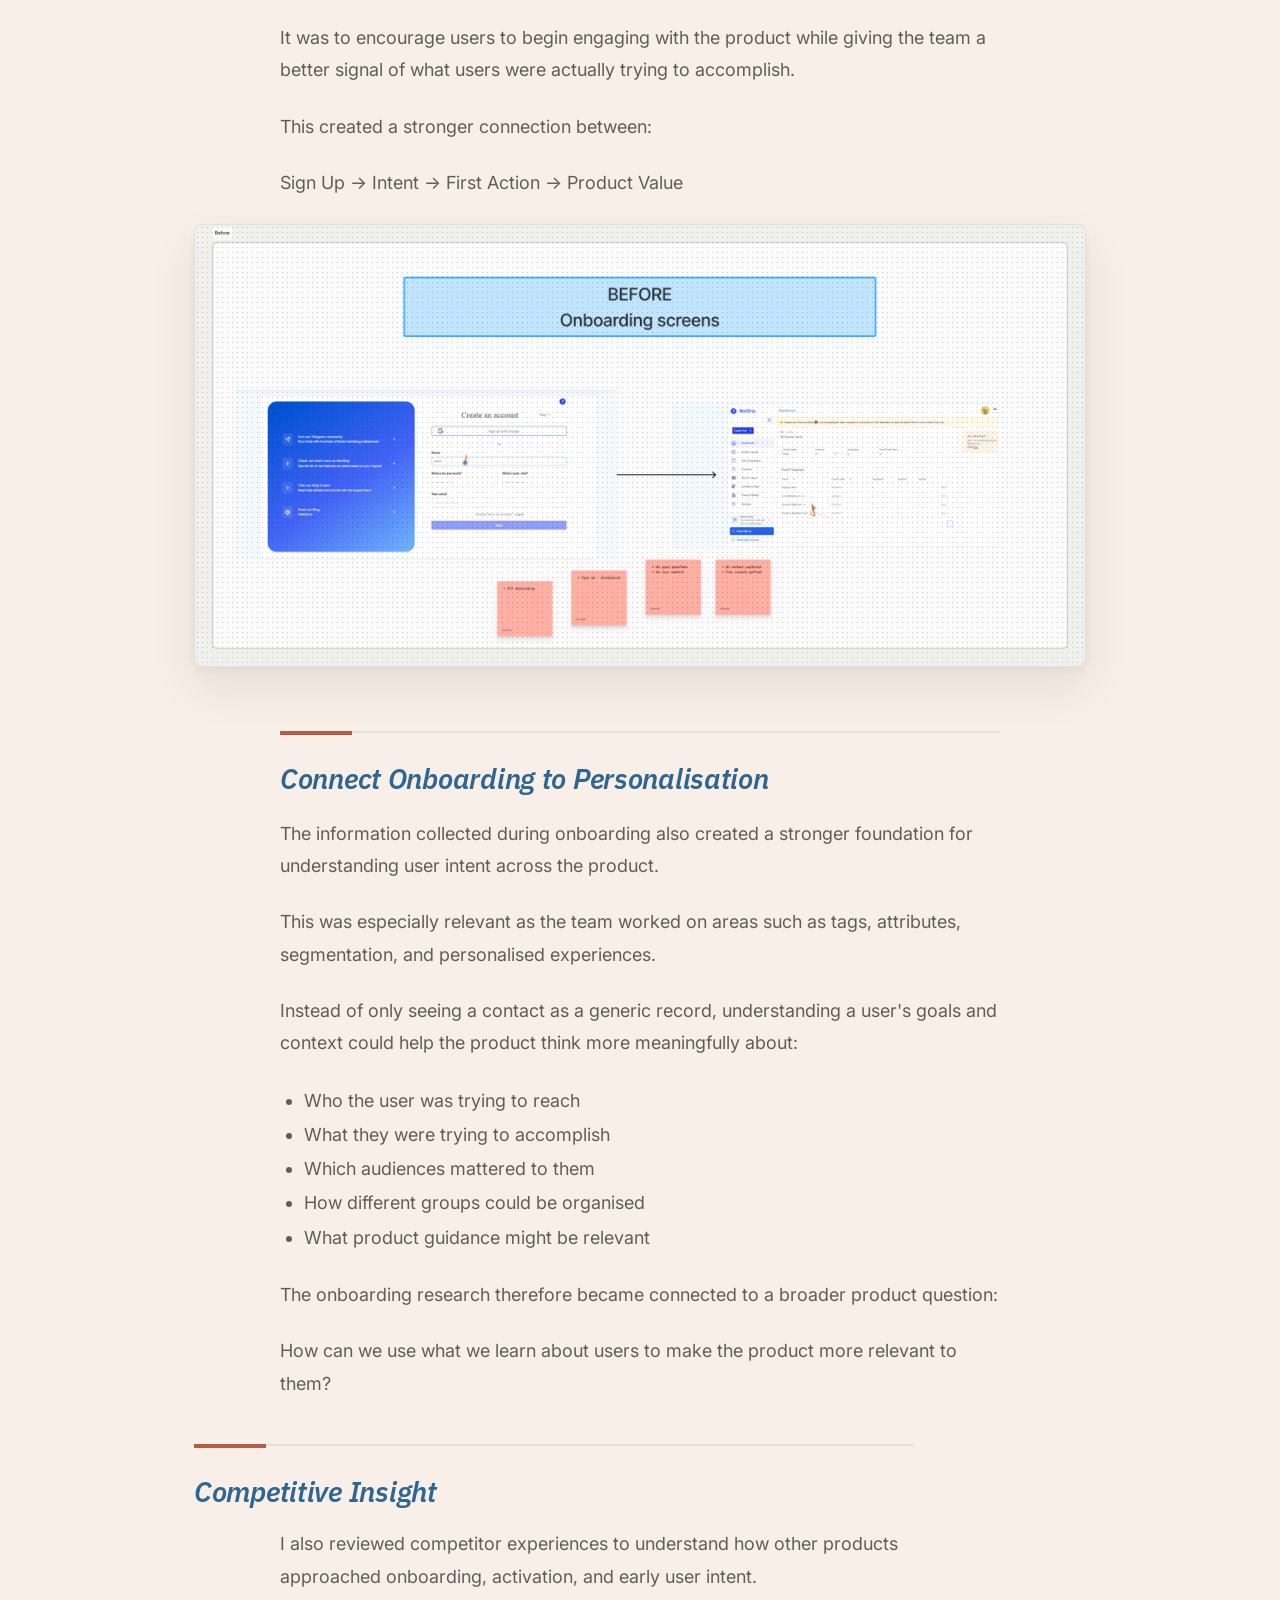
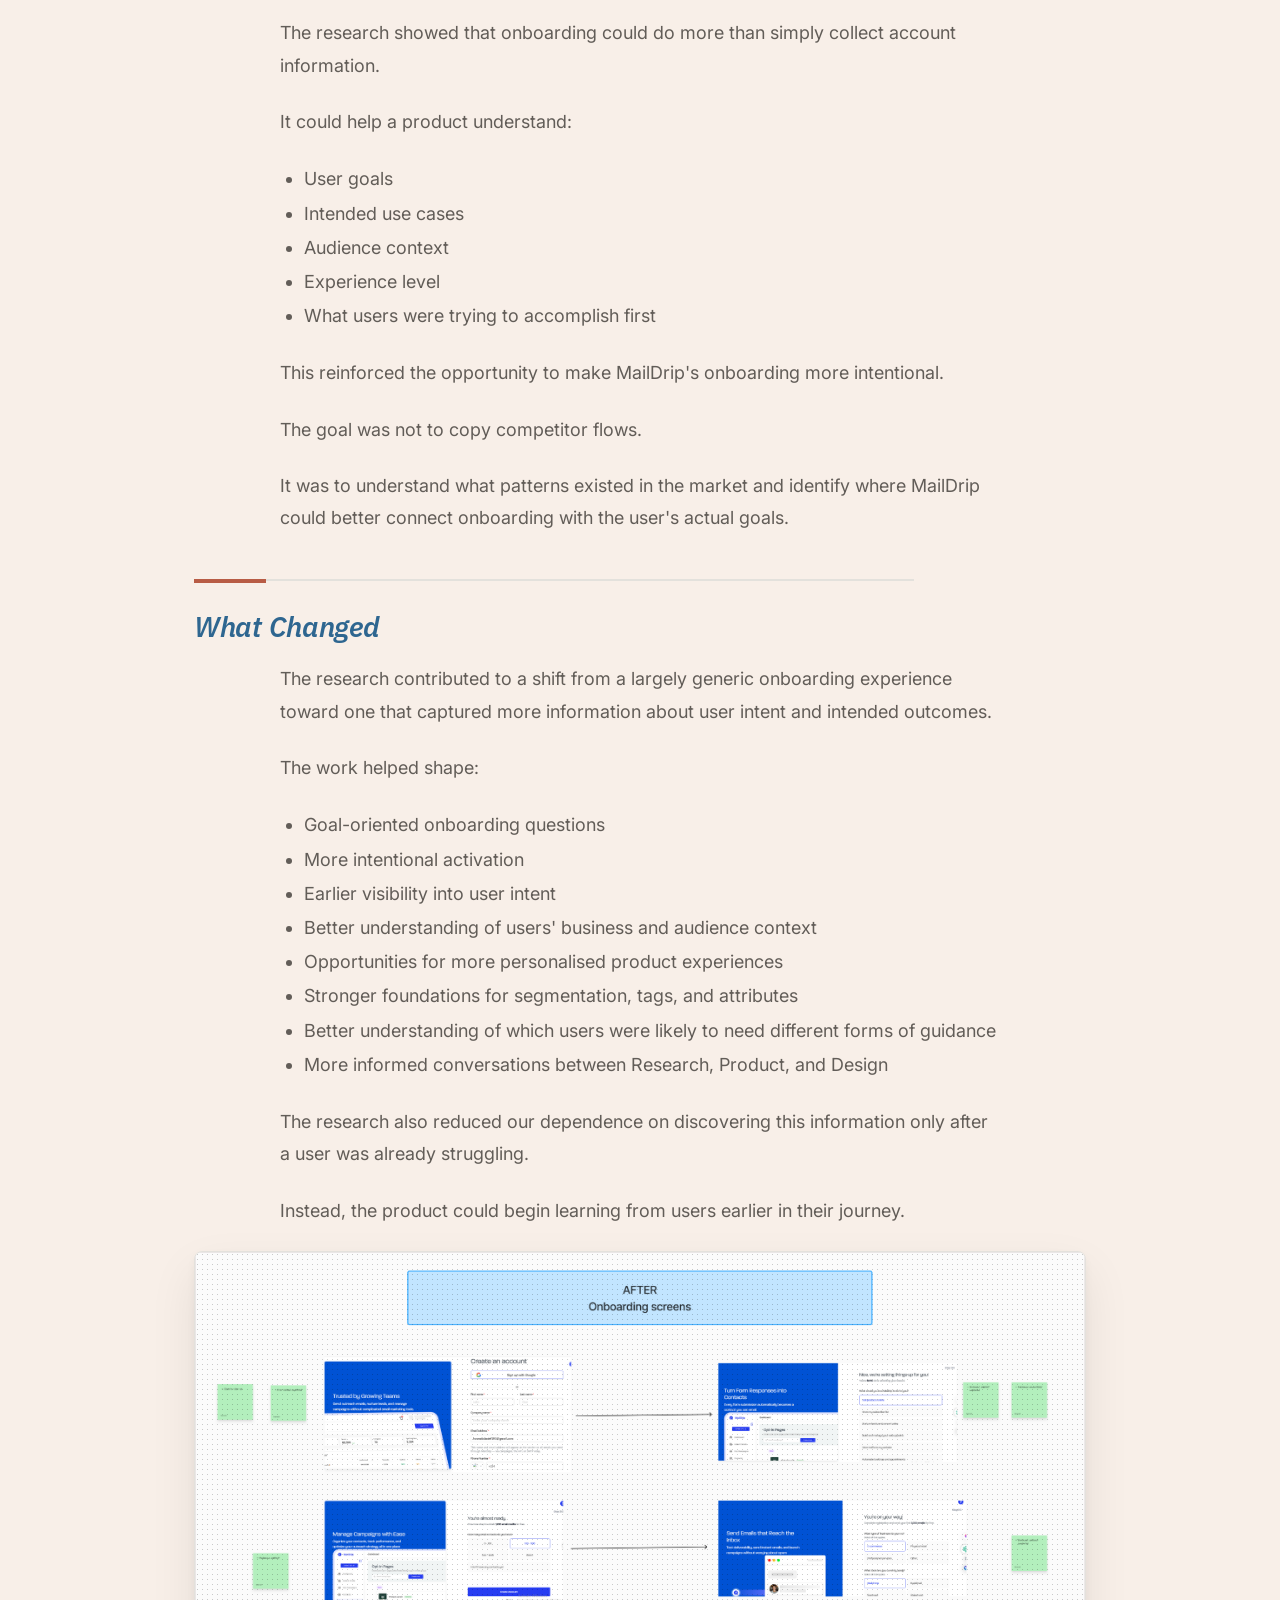
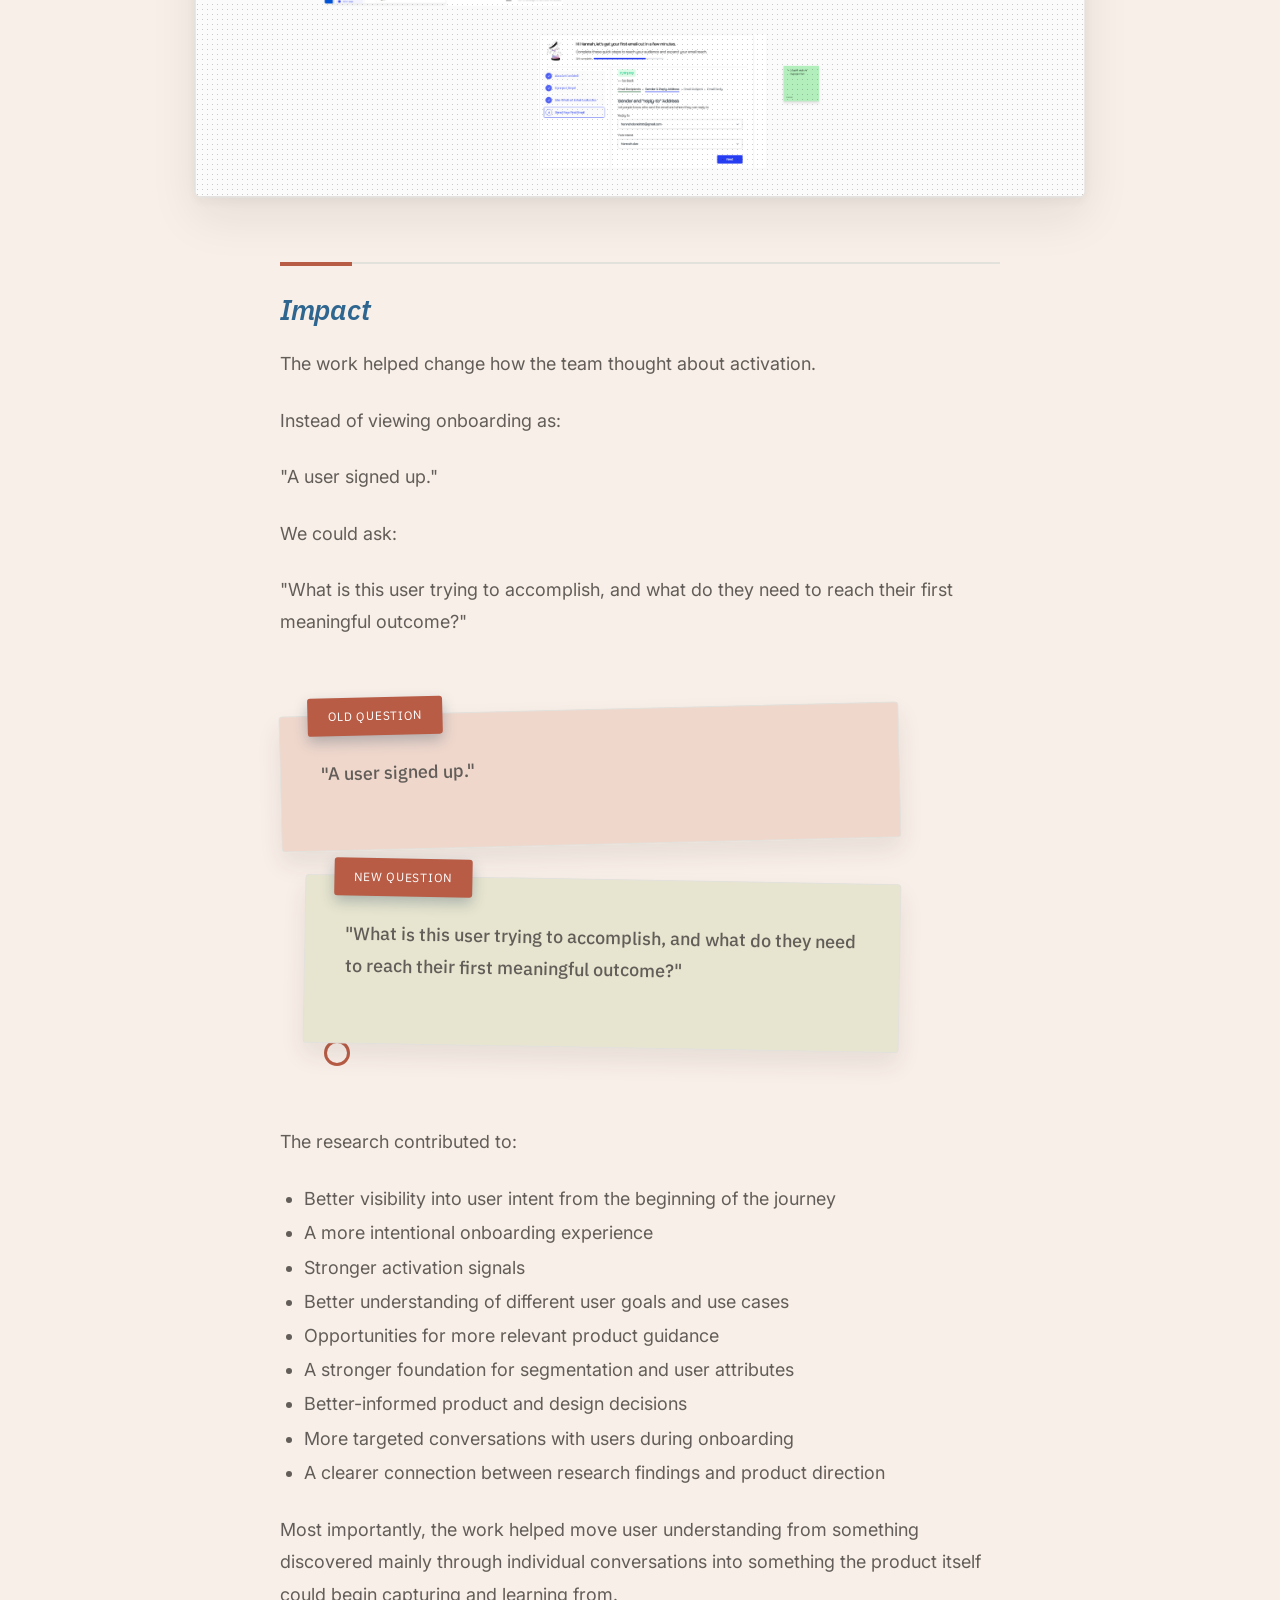
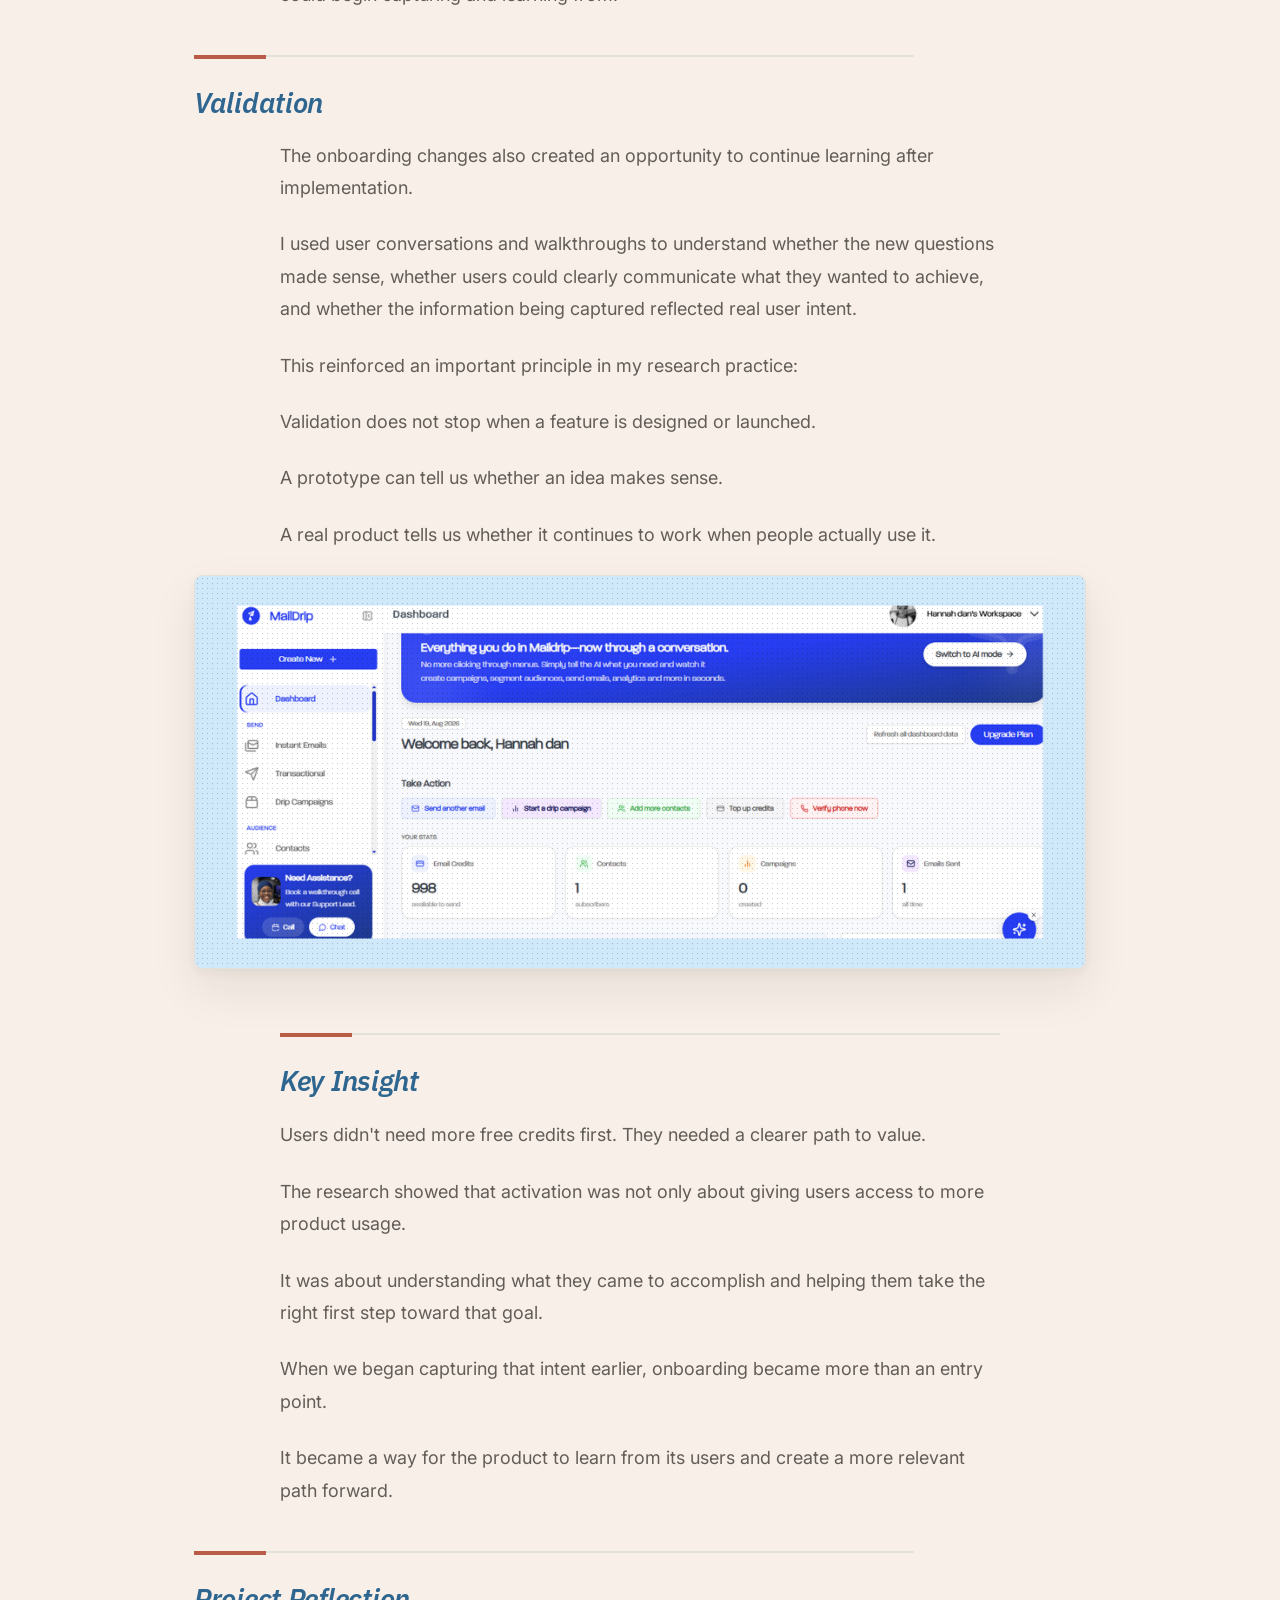
<file: case-study-4.html>
<!DOCTYPE html>
<html lang="en">
<head>
<meta charset="UTF-8">
<meta name="viewport" content="width=device-width, initial-scale=1.0">
<title>Improving User Onboarding & Activation — Hannah M. Daniel</title>
<link rel="preconnect" href="https://fonts.googleapis.com">
<link rel="preconnect" href="https://fonts.gstatic.com" crossorigin>
<link href="https://fonts.googleapis.com/css2?family=IBM+Plex+Sans:ital,wght@0,400;0,500;0,600;0,700;1,400&amp;family=Inter:ital,wght@0,400;0,500;0,600;1,400&amp;family=IBM+Plex+Mono:wght@400;500&amp;family=Caveat:wght@500;600&amp;display=swap" rel="stylesheet">
<link rel="stylesheet" href="assets/css/style.css">
</head>
<body>
<a class="skip-link" href="#main">Skip to content</a>

<header class="site-header">
  <nav class="nav" aria-label="Primary">
    <a href="index.html" class="nav-logo">Hannah M. Daniel</a>
    <button class="nav-toggle" aria-label="Toggle menu" aria-expanded="false"><span></span></button>
    <ul class="nav-links">
      <li><a href="index.html">Home</a></li>
      <li><a href="work.html" aria-current="page">Selected Work</a></li>
      <li><a href="about.html">About Me</a></li>
      <li><a href="expertise.html">Expertise</a></li>
      <li><a href="research-stories.html">Research Stories</a></li>
      <li><a href="impact.html">Impact</a></li>
      <li><a href="contact.html">Contact</a></li>
    </ul>
  </nav>
</header>

<main id="main">
  <article class="section-pad" style="padding-top:80px;">
    <div class="container--copy">

      <a href="work.html" style="font-size:14px; color:var(--text-secondary);">← Selected Work</a>

      <h1 class="heading-lg reveal is-visible" style="margin-top:24px; margin-bottom:16px;">Improving User Onboarding &amp; Activation</h1>
      <p class="body-lg reveal is-visible" style="margin-bottom:12px;">MailDrip — Understanding User Intent Before the First Campaign</p>
      <p class="eyebrow reveal is-visible" style="margin-bottom:40px; max-width:640px; text-transform:none; letter-spacing:normal;">Lead UX Researcher • User Interviews • Onboarding Research • JTBD-Informed Research • Competitor Analysis • Walkthrough Calls • User Feedback Analysis</p>

      <div class="stat-grid reveal" style="margin-bottom:48px;">
        <div class="stat-item">
          <p class="stat-label">Methods Used</p>
          <p class="stat-value">6</p>
        </div>
        <div class="stat-item">
          <p class="stat-label">Onboarding Questions Developed</p>
          <p class="stat-value">5</p>
        </div>
        <div class="stat-item">
          <p class="stat-label">Key Findings</p>
          <p class="stat-value">3</p>
        </div>
        <div class="stat-item">
          <p class="stat-label">Focus</p>
          <p class="stat-value" style="font-size:clamp(20px,2.2vw,26px);">Activation &amp; Intent</p>
        </div>
      </div>

      <h2 class="heading-md reveal cs-heading" style="margin-bottom:20px;">The Challenge</h2>
      <div class="reveal problem-card body-copy">
        <p>MailDrip gave new users free email credits when they signed up, but many users were not using them.</p>
        <p>The problem wasn't simply that users were failing to send an email. We needed to understand what brought people to MailDrip in the first place, what they hoped to accomplish, and what was getting in the way of taking that first meaningful action.</p>
        <p>At the time, the onboarding experience captured very little about a user's goals or context. Someone could sign up as a business owner, event organiser, community manager, or email marketer, yet the experience largely treated them the same.</p>
        <p>This created a gap between signing up and knowing what to do next.</p>
        <p>I wanted to understand:</p>
        <ul style="line-height:1.9;">
          <li>Why were users signing up but not using their free email credits?</li>
          <li>What were they actually trying to accomplish?</li>
          <li>What did they expect MailDrip to help them do?</li>
          <li>How many contacts did they already have?</li>
          <li>What type of business, community, or audience were they managing?</li>
          <li>What prevented them from taking the first meaningful action?</li>
          <li>What information could we capture earlier to make the experience more relevant?</li>
        </ul>
        <p>The goal was not simply to get users through onboarding.</p>
        <p>It was to understand user intent early enough to help people reach value faster.</p>
      </div>

      <div class="grid-image ratio-auto reveal" style="margin:20px 0 48px;">
        <img src="assets/images/image17.png" alt="Onboarding research artifact mapping new user goals and context">
      </div>

      <h2 class="heading-md reveal cs-heading" style="margin-bottom:20px;">Why This Research Mattered</h2>
      <div class="body-copy reveal">
        <p>A sign-up does not necessarily mean a user understands the product, has found the right use case, or is ready to take action.</p>
        <p>Through repeated conversations with new users, I began noticing a pattern: people were arriving with very different goals, but the onboarding experience gave us very little information about those goals.</p>
        <p>Some users wanted to communicate with existing customers.</p>
        <p>Others wanted to grow a contact list, promote an event, manage a community, or understand how email marketing could support their business.</p>
        <p>The same onboarding experience could not easily help all of these users understand what MailDrip could do for them.</p>
        <p>This made user intent an important part of activation.</p>
        <p>If we could understand what a user wanted to achieve from the beginning, we could make better decisions about:</p>
        <ul style="line-height:1.9;">
          <li>What guidance they needed</li>
          <li>Which features were relevant to them</li>
          <li>How their experience should be personalised</li>
          <li>How we could support their first meaningful action</li>
          <li>How we could understand activation beyond simply counting sign-ups</li>
        </ul>
      </div>

      <h2 class="heading-md reveal cs-heading" style="margin:44px 0 16px;">My Role</h2>
      <div class="body-copy reveal">
        <p style="font-weight:600;">Lead UX Researcher</p>
        <p>I investigated onboarding behaviour through a combination of structured and ongoing research activities.</p>
        <p>My work included:</p>
        <ul style="line-height:1.9;">
          <li>Speaking directly with new and existing users</li>
          <li>Conducting onboarding conversations</li>
          <li>Running walkthrough calls</li>
          <li>Asking users about their goals, business context, audience, and expectations</li>
          <li>Analysing recurring user feedback</li>
          <li>Identifying patterns in why users were not taking action</li>
          <li>Connecting findings to earlier Jobs-to-be-Done research</li>
          <li>Reviewing competitor onboarding experiences</li>
          <li>Bringing research findings back to Product and Design</li>
          <li>Helping shape the questions and information captured during onboarding</li>
          <li>Following how the resulting information could support activation, segmentation, and future research</li>
        </ul>
        <p>This was not a single research session.</p>
        <p>It was an ongoing process of learning from users as they entered and tried to understand the product.</p>
      </div>

      <h2 class="heading-md reveal cs-heading" style="margin:44px 0 16px;">Research Approach</h2>
      <div class="body-copy reveal">
        <p>Rather than relying on sign-up numbers alone, I focused on understanding what happened between registration and meaningful product use.</p>
      </div>

      <div class="pin-flow reveal">
        <div class="pin-step">
          <p class="pin-step-num">01</p>
          <h3 class="pin-step-title">User Interviews</h3>
          <p class="pin-step-desc">I spoke directly with users about why they signed up, what they wanted to achieve, what they expected from MailDrip, and what they were trying to do with their available email credits.</p>
        </div>
        <div class="pin-step">
          <p class="pin-step-num">02</p>
          <h3 class="pin-step-title">Onboarding Evaluation</h3>
          <p class="pin-step-desc">I examined what information the existing onboarding captured and where important context about the user's goals was missing.</p>
        </div>
        <div class="pin-step">
          <p class="pin-step-num">03</p>
          <h3 class="pin-step-title">Walkthrough Calls</h3>
          <p class="pin-step-desc">During walkthrough calls, I asked users what they wanted to accomplish before taking them through the product. This helped reveal differences between what users expected to do and what the product experience was asking them to do.</p>
        </div>
        <div class="pin-step">
          <p class="pin-step-num">04</p>
          <h3 class="pin-step-title">JTBD-Informed Research</h3>
          <p class="pin-step-desc">The earlier Jobs-to-be-Done research helped provide a useful lens for understanding users through their underlying goals rather than simply categorising them by features or demographics.</p>
        </div>
        <div class="pin-step">
          <p class="pin-step-num">05</p>
          <h3 class="pin-step-title">User Feedback Analysis</h3>
          <p class="pin-step-desc">Repeated conversations made it possible to identify patterns across users rather than treating each onboarding interaction as an isolated issue.</p>
        </div>
        <div class="pin-step">
          <p class="pin-step-num">06</p>
          <h3 class="pin-step-title">Competitor Analysis</h3>
          <p class="pin-step-desc">I also reviewed how other products approached onboarding, user intent, activation, and the early product experience to identify patterns and opportunities for MailDrip.</p>
        </div>
      </div>

      <div class="grid-image ratio-auto reveal" style="margin:0 0 64px;">
        <img src="assets/images/image25.png" alt="Competitor onboarding review and pattern analysis">
      </div>

      <h2 class="heading-md reveal cs-heading" style="margin-bottom:20px;">What We Found</h2>
      <div class="body-copy reveal">
        <h3 style="font-size:19px; margin-bottom:10px;">01 — Sign-Up Did Not Equal Activation</h3>
        <p>Users could successfully create an account and receive free email credits without necessarily understanding what they wanted to do next.</p>
        <p>The free credits created an opportunity to experience MailDrip, but simply giving users credits did not guarantee that they would use them.</p>
        <p>The more important question became:</p>
        <p>What would help a new user move from signing up to taking a meaningful first action?</p>

        <h3 style="font-size:19px; margin:28px 0 8px;">02 — Users Arrived With Different Goals</h3>
        <p>Through onboarding conversations and walkthrough calls, I found that users had very different reasons for trying MailDrip.</p>
        <p>Some wanted to:</p>
        <ul style="line-height:1.9;">
          <li>Communicate with customers</li>
          <li>Promote products or services</li>
          <li>Manage a community</li>
          <li>Organise an event</li>
          <li>Build or manage a contact list</li>
          <li>Try email marketing for the first time</li>
          <li>Automate communication</li>
          <li>Understand whether email could help their business</li>
        </ul>
        <p>The product needed to understand these differences earlier.</p>
        <p>This connected directly to the Jobs-to-be-Done research: users did not necessarily think of themselves as "email marketers."</p>
        <p>They thought about what they were trying to accomplish.</p>

        <h3 style="font-size:19px; margin:28px 0 8px;">03 — Important Context Was Missing From Onboarding</h3>
        <p>The existing onboarding experience did not ask enough questions about the user's goals or situation.</p>
        <p>Through repeated conversations, I found myself asking the same questions manually:</p>
        <p>What are you trying to achieve?<br>What brought you to MailDrip?<br>What do you want to try first?<br>How many contacts do you currently have?<br>What type of business or audience are you working with?</p>
        <p>These questions were valuable because they gave us information that the existing onboarding was not collecting.</p>
        <p>The research suggested that some of this context should not depend entirely on a researcher or customer-support person having a conversation with every new user.</p>
        <p>It needed to become part of the product experience.</p>
      </div>

      <div class="grid-image ratio-auto reveal" style="margin:0 0 64px;">
        <img src="assets/images/image34.png" alt="Draft onboarding questions capturing user goals and context">
      </div>

      <h2 class="heading-md reveal cs-heading" style="margin-bottom:20px;">From Research to Product Direction</h2>
      <div class="body-copy reveal">
        <p>The findings led to a shift in how we thought about onboarding.</p>
        <p>Instead of treating onboarding primarily as a sign-up process, we began treating it as an opportunity to understand who the user was, what they wanted to accomplish, and what kind of experience would be relevant to them.</p>
        <p>That led to several product directions.</p>

        <h3 style="font-size:19px; margin:28px 0 8px;">Capture User Intent Earlier</h3>
        <p>We introduced questions into onboarding to understand:</p>
        <ul style="line-height:1.9;">
          <li>What the user wanted to achieve</li>
          <li>What they wanted to try</li>
          <li>Their business or use-case context</li>
          <li>The size of their existing contact base</li>
          <li>The type of audience they were communicating with</li>
        </ul>
        <p>This meant the product could begin collecting useful context without requiring every user to explain everything manually.</p>

        <h3 style="font-size:19px; margin:28px 0 8px;">Encourage a Meaningful First Action</h3>
        <p>We also introduced an activation step around access to free email credits.</p>
        <p>Rather than making the free credits completely disconnected from the user's first interaction with the product, the experience encouraged users to take a meaningful action within the platform before receiving the additional free usage.</p>
        <p>The purpose was not to create unnecessary friction or exclude users.</p>
        <p>It was to encourage users to begin engaging with the product while giving the team a better signal of what users were actually trying to accomplish.</p>
        <p>This created a stronger connection between:</p>
        <p>Sign Up → Intent → First Action → Product Value</p>
      </div>

      <div class="grid-image ratio-auto reveal" style="margin:0 0 64px;">
        <img src="assets/images/image33.png" alt="Onboarding activation step connecting sign-up to a meaningful first action">
      </div>

      <h2 class="heading-md reveal cs-heading" style="margin-bottom:20px;">Connect Onboarding to Personalisation</h2>
      <div class="body-copy reveal">
        <p>The information collected during onboarding also created a stronger foundation for understanding user intent across the product.</p>
        <p>This was especially relevant as the team worked on areas such as tags, attributes, segmentation, and personalised experiences.</p>
        <p>Instead of only seeing a contact as a generic record, understanding a user's goals and context could help the product think more meaningfully about:</p>
        <ul style="line-height:1.9;">
          <li>Who the user was trying to reach</li>
          <li>What they were trying to accomplish</li>
          <li>Which audiences mattered to them</li>
          <li>How different groups could be organised</li>
          <li>What product guidance might be relevant</li>
        </ul>
        <p>The onboarding research therefore became connected to a broader product question:</p>
        <p>How can we use what we learn about users to make the product more relevant to them?</p>
      </div>

      <h2 class="heading-md reveal cs-heading" style="margin:44px 0 16px;">Competitive Insight</h2>
      <div class="body-copy reveal">
        <p>I also reviewed competitor experiences to understand how other products approached onboarding, activation, and early user intent.</p>
        <p>The research showed that onboarding could do more than simply collect account information.</p>
        <p>It could help a product understand:</p>
        <ul style="line-height:1.9;">
          <li>User goals</li>
          <li>Intended use cases</li>
          <li>Audience context</li>
          <li>Experience level</li>
          <li>What users were trying to accomplish first</li>
        </ul>
        <p>This reinforced the opportunity to make MailDrip's onboarding more intentional.</p>
        <p>The goal was not to copy competitor flows.</p>
        <p>It was to understand what patterns existed in the market and identify where MailDrip could better connect onboarding with the user's actual goals.</p>
      </div>

      <h2 class="heading-md reveal cs-heading" style="margin:44px 0 16px;">What Changed</h2>
      <div class="body-copy reveal">
        <p>The research contributed to a shift from a largely generic onboarding experience toward one that captured more information about user intent and intended outcomes.</p>
        <p>The work helped shape:</p>
        <ul style="line-height:1.9;">
          <li>Goal-oriented onboarding questions</li>
          <li>More intentional activation</li>
          <li>Earlier visibility into user intent</li>
          <li>Better understanding of users' business and audience context</li>
          <li>Opportunities for more personalised product experiences</li>
          <li>Stronger foundations for segmentation, tags, and attributes</li>
          <li>Better understanding of which users were likely to need different forms of guidance</li>
          <li>More informed conversations between Research, Product, and Design</li>
        </ul>
        <p>The research also reduced our dependence on discovering this information only after a user was already struggling.</p>
        <p>Instead, the product could begin learning from users earlier in their journey.</p>
      </div>

      <div class="grid-image ratio-auto reveal" style="margin:0 0 64px;">
        <img src="assets/images/image3.png" alt="Updated onboarding flow after research-driven changes">
      </div>

      <h2 class="heading-md reveal cs-heading" style="margin-bottom:20px;">Impact</h2>
      <div class="body-copy reveal">
        <p>The work helped change how the team thought about activation.</p>
        <p>Instead of viewing onboarding as:</p>
        <p>"A user signed up."</p>
        <p>We could ask:</p>
        <p>"What is this user trying to accomplish, and what do they need to reach their first meaningful outcome?"</p>

        <div class="dual-card-wrap reveal">
          <div class="dual-card dual-card--top">
            <span class="dual-card-label">Old Question</span>
            <p class="dual-card-text">"A user signed up."</p>
          </div>
          <span class="dual-card-connector" aria-hidden="true"></span>
          <div class="dual-card dual-card--bottom">
            <span class="dual-card-label">New Question</span>
            <p class="dual-card-text">"What is this user trying to accomplish, and what do they need to reach their first meaningful outcome?"</p>
          </div>
        </div>

        <p>The research contributed to:</p>
        <ul style="line-height:1.9;">
          <li>Better visibility into user intent from the beginning of the journey</li>
          <li>A more intentional onboarding experience</li>
          <li>Stronger activation signals</li>
          <li>Better understanding of different user goals and use cases</li>
          <li>Opportunities for more relevant product guidance</li>
          <li>A stronger foundation for segmentation and user attributes</li>
          <li>Better-informed product and design decisions</li>
          <li>More targeted conversations with users during onboarding</li>
          <li>A clearer connection between research findings and product direction</li>
        </ul>
        <p>Most importantly, the work helped move user understanding from something discovered mainly through individual conversations into something the product itself could begin capturing and learning from.</p>
      </div>

      <h2 class="heading-md reveal cs-heading" style="margin:44px 0 16px;">Validation</h2>
      <div class="body-copy reveal">
        <p>The onboarding changes also created an opportunity to continue learning after implementation.</p>
        <p>I used user conversations and walkthroughs to understand whether the new questions made sense, whether users could clearly communicate what they wanted to achieve, and whether the information being captured reflected real user intent.</p>
        <p>This reinforced an important principle in my research practice:</p>
        <p>Validation does not stop when a feature is designed or launched.</p>
        <p>A prototype can tell us whether an idea makes sense.</p>
        <p>A real product tells us whether it continues to work when people actually use it.</p>
      </div>

      <div class="grid-image ratio-auto reveal" style="margin:0 0 64px;">
        <img src="assets/images/image6.png" alt="Post-launch validation findings from onboarding walkthroughs">
      </div>

      <h2 class="heading-md reveal cs-heading" style="margin-bottom:20px;">Key Insight</h2>
      <div class="body-copy reveal">
        <p>Users didn't need more free credits first. They needed a clearer path to value.</p>
        <p>The research showed that activation was not only about giving users access to more product usage.</p>
        <p>It was about understanding what they came to accomplish and helping them take the right first step toward that goal.</p>
        <p>When we began capturing that intent earlier, onboarding became more than an entry point.</p>
        <p>It became a way for the product to learn from its users and create a more relevant path forward.</p>
      </div>

      <h2 class="heading-md reveal cs-heading" style="margin:44px 0 16px;">Project Reflection</h2>
      <div class="body-copy reveal">
        <p>This project reinforced the importance of listening to users continuously, not only when a formal research study is scheduled.</p>
        <p>Some of the most useful insights came from repeated conversations during onboarding and walkthroughs — asking simple questions, noticing patterns, bringing those patterns back to the team, and then seeing how they could influence the product itself.</p>
        <p>It also showed me that activation is rarely just a metric.</p>
        <p>Behind every sign-up, drop-off, or unused credit is a user trying to accomplish something.</p>
        <p>Good onboarding starts by understanding what that something is.</p>
      </div>

      <div class="reveal" style="margin-top:64px; padding-top:40px; border-top:1px solid var(--border); display:flex; justify-content:space-between; flex-wrap:wrap; gap:20px;">
        <a href="case-study-3.html" class="btn btn-secondary">← Previous Case Study</a>
        <a href="work.html" class="btn btn-primary">All Selected Work →</a>
      </div>

    </div>
  </article>
</main>

<footer class="site-footer">
  <div class="footer-inner">
    <div class="footer-col footer-col--brand">
      <p class="footer-name"><a href="mailto:hannahdaniel195@gmail.com">Hannah M. Daniel</a></p>
      <p class="footer-years">2024 — Present</p>
    </div>
    <div class="footer-col">
      <p class="footer-col-label">Site</p>
      <ul class="footer-nav-list">
        <li><a href="index.html">Home</a></li>
        <li><a href="work.html">Selected Work</a></li>
        <li><a href="expertise.html">Expertise</a></li>
        <li><a href="about.html">About Me</a></li>
        <li><a href="impact.html">Impact</a></li>
        <li><a href="contact.html">Contact</a></li>
      </ul>
    </div>
    <div class="footer-col">
      <p class="footer-col-label">Where to find me</p>
      <ul class="footer-nav-list">
        <li><a href="mailto:hannahdaniel195@gmail.com">Email</a></li>
        <li><a href="https://linkedin.com/in/YOUR-USERNAME" target="_blank" rel="noopener">LinkedIn ↗</a></li>
        <li><a href="https://x.com/YOUR-USERNAME" target="_blank" rel="noopener">X ↗</a></li>
        <li><a href="https://medium.com/@YOUR-USERNAME" target="_blank" rel="noopener">Medium ↗</a></li>
      </ul>
    </div>
  </div>
</footer>

<style>
main { --cs-accent: #2E6690; }
.body-copy p, .body-copy ul { margin-bottom: 24px; color:var(--text-secondary); line-height:1.8; font-size:18px; }
.body-copy ul { padding-left: 24px; }
</style>

<script src="assets/js/main.js"></script>
</body>
</html>
</file>
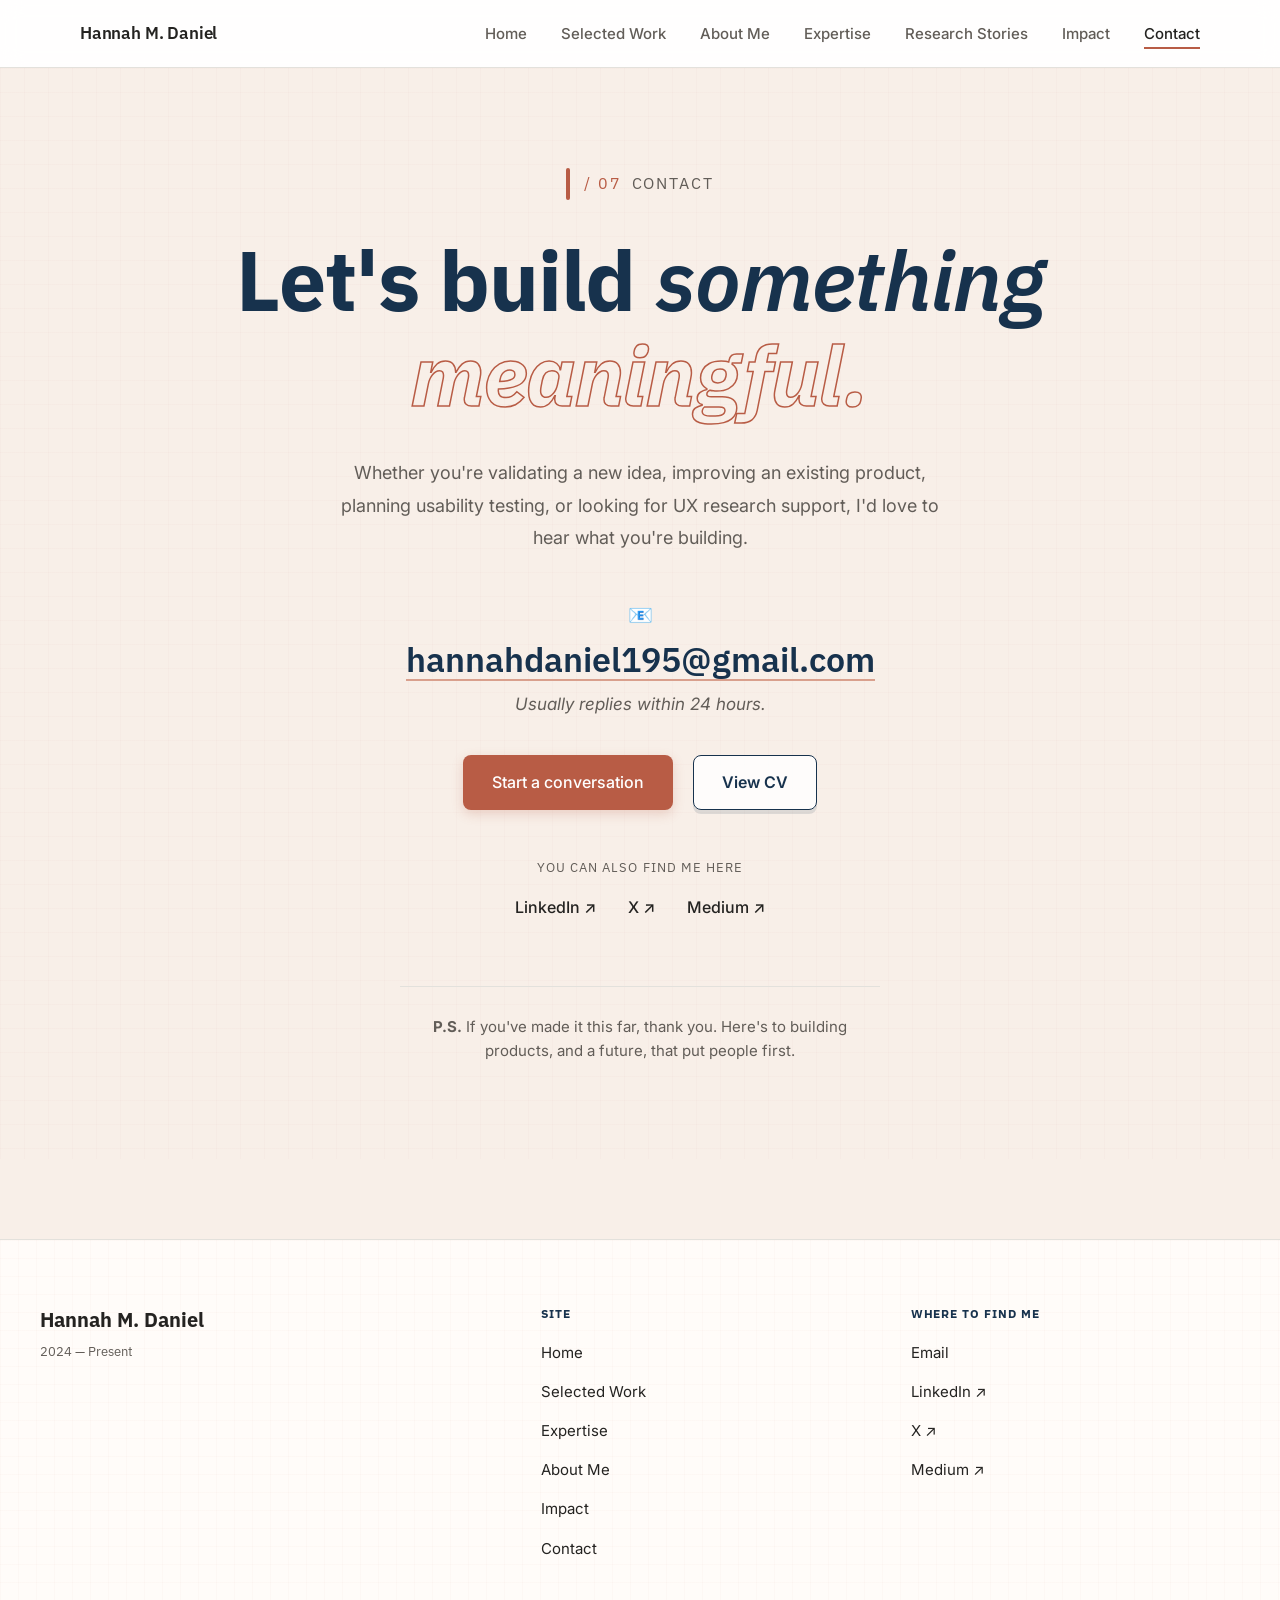
<file: contact.html>
<!DOCTYPE html>
<html lang="en">
<head>
<meta charset="UTF-8">
<meta name="viewport" content="width=device-width, initial-scale=1.0">
<title>Contact — Hannah M. Daniel</title>
<meta name="description" content="Let's build something meaningful.">
<link rel="preconnect" href="https://fonts.googleapis.com">
<link rel="preconnect" href="https://fonts.gstatic.com" crossorigin>
<link href="https://fonts.googleapis.com/css2?family=IBM+Plex+Sans:ital,wght@0,400;0,500;0,600;0,700;1,400&amp;family=Inter:ital,wght@0,400;0,500;0,600;1,400&amp;display=swap" rel="stylesheet">
<link rel="stylesheet" href="assets/css/style.css">
</head>
<body>
<a class="skip-link" href="#main">Skip to content</a>

<header class="site-header">
  <nav class="nav" aria-label="Primary">
    <a href="index.html" class="nav-logo">Hannah M. Daniel</a>
    <button class="nav-toggle" aria-label="Toggle menu" aria-expanded="false"><span></span></button>
    <ul class="nav-links">
      <li><a href="index.html">Home</a></li>
      <li><a href="work.html">Selected Work</a></li>
      <li><a href="about.html">About Me</a></li>
      <li><a href="expertise.html">Expertise</a></li>
      <li><a href="research-stories.html">Research Stories</a></li>
      <li><a href="impact.html">Impact</a></li>
      <li><a href="contact.html" aria-current="page">Contact</a></li>
    </ul>
  </nav>
</header>

<main id="main">
  <section class="section-pad section-texture contact-texture contact-hero" style="padding-top:100px;">
    <div class="container">
      <div class="reveal is-visible contact-eyebrow">
        <span aria-hidden="true" class="contact-eyebrow-bar"></span>
        <span class="section-label" style="margin-bottom:0;"><span class="section-label-num">/ 07</span> Contact</span>
      </div>

      <h1 class="contact-headline reveal is-visible">
        <span class="contact-line1"><span class="contact-word-a">Let's build</span> <span class="contact-word-b">something</span></span>
        <span class="contact-line2">meaningful.</span>
      </h1>

      <p class="body-lg reveal is-visible contact-sub">Whether you're validating a new idea, improving an existing product, planning usability testing, or looking for UX research support, I'd love to hear what you're building.</p>

      <div class="contact-email reveal">
        <p class="contact-email-icon">📧</p>
        <a href="mailto:hannahdaniel195@gmail.com" class="contact-email-link">hannahdaniel195@gmail.com</a>
        <p class="contact-email-note">Usually replies within 24 hours.</p>
      </div>

      <div class="contact-actions reveal">
        <a href="mailto:hannahdaniel195@gmail.com" class="btn btn-primary">Start a conversation</a>
        <a href="assets/cv/Hannah-M-Daniel-CV.pdf" class="btn btn-outline-navy" target="_blank" rel="noopener">View CV</a>
      </div>

      <div class="reveal">
        <p class="contact-social-label">You can also find me here</p>
        <div class="contact-social-links">
          <a href="https://linkedin.com/in/YOUR-USERNAME" target="_blank" rel="noopener" class="social-link">LinkedIn ↗</a>
          <a href="https://x.com/YOUR-USERNAME" target="_blank" rel="noopener" class="social-link">X ↗</a>
          <a href="https://medium.com/@YOUR-USERNAME" target="_blank" rel="noopener" class="social-link">Medium ↗</a>
        </div>
      </div>

      <p class="reveal contact-ps">
        <strong>P.S.</strong> If you've made it this far, thank you. Here's to building products, and a future, that put people first.
      </p>
    </div>
  </section>
</main>

<footer class="site-footer">
  <div class="footer-inner">
    <div class="footer-col footer-col--brand">
      <p class="footer-name"><a href="mailto:hannahdaniel195@gmail.com">Hannah M. Daniel</a></p>
      <p class="footer-years">2024 — Present</p>
    </div>
    <div class="footer-col">
      <p class="footer-col-label">Site</p>
      <ul class="footer-nav-list">
        <li><a href="index.html">Home</a></li>
        <li><a href="work.html">Selected Work</a></li>
        <li><a href="expertise.html">Expertise</a></li>
        <li><a href="about.html">About Me</a></li>
        <li><a href="impact.html">Impact</a></li>
        <li><a href="contact.html">Contact</a></li>
      </ul>
    </div>
    <div class="footer-col">
      <p class="footer-col-label">Where to find me</p>
      <ul class="footer-nav-list">
        <li><a href="mailto:hannahdaniel195@gmail.com">Email</a></li>
        <li><a href="https://linkedin.com/in/YOUR-USERNAME" target="_blank" rel="noopener">LinkedIn ↗</a></li>
        <li><a href="https://x.com/YOUR-USERNAME" target="_blank" rel="noopener">X ↗</a></li>
        <li><a href="https://medium.com/@YOUR-USERNAME" target="_blank" rel="noopener">Medium ↗</a></li>
      </ul>
    </div>
  </div>
</footer>

<style>
.social-link { font-size:16px; font-weight:500; color:var(--text); border-bottom:1px solid transparent; transition:all var(--transition-fast); }
.social-link:hover { color:var(--accent); border-color:var(--accent); }
</style>

<script src="assets/js/main.js"></script>
</body>
</html>
</file>
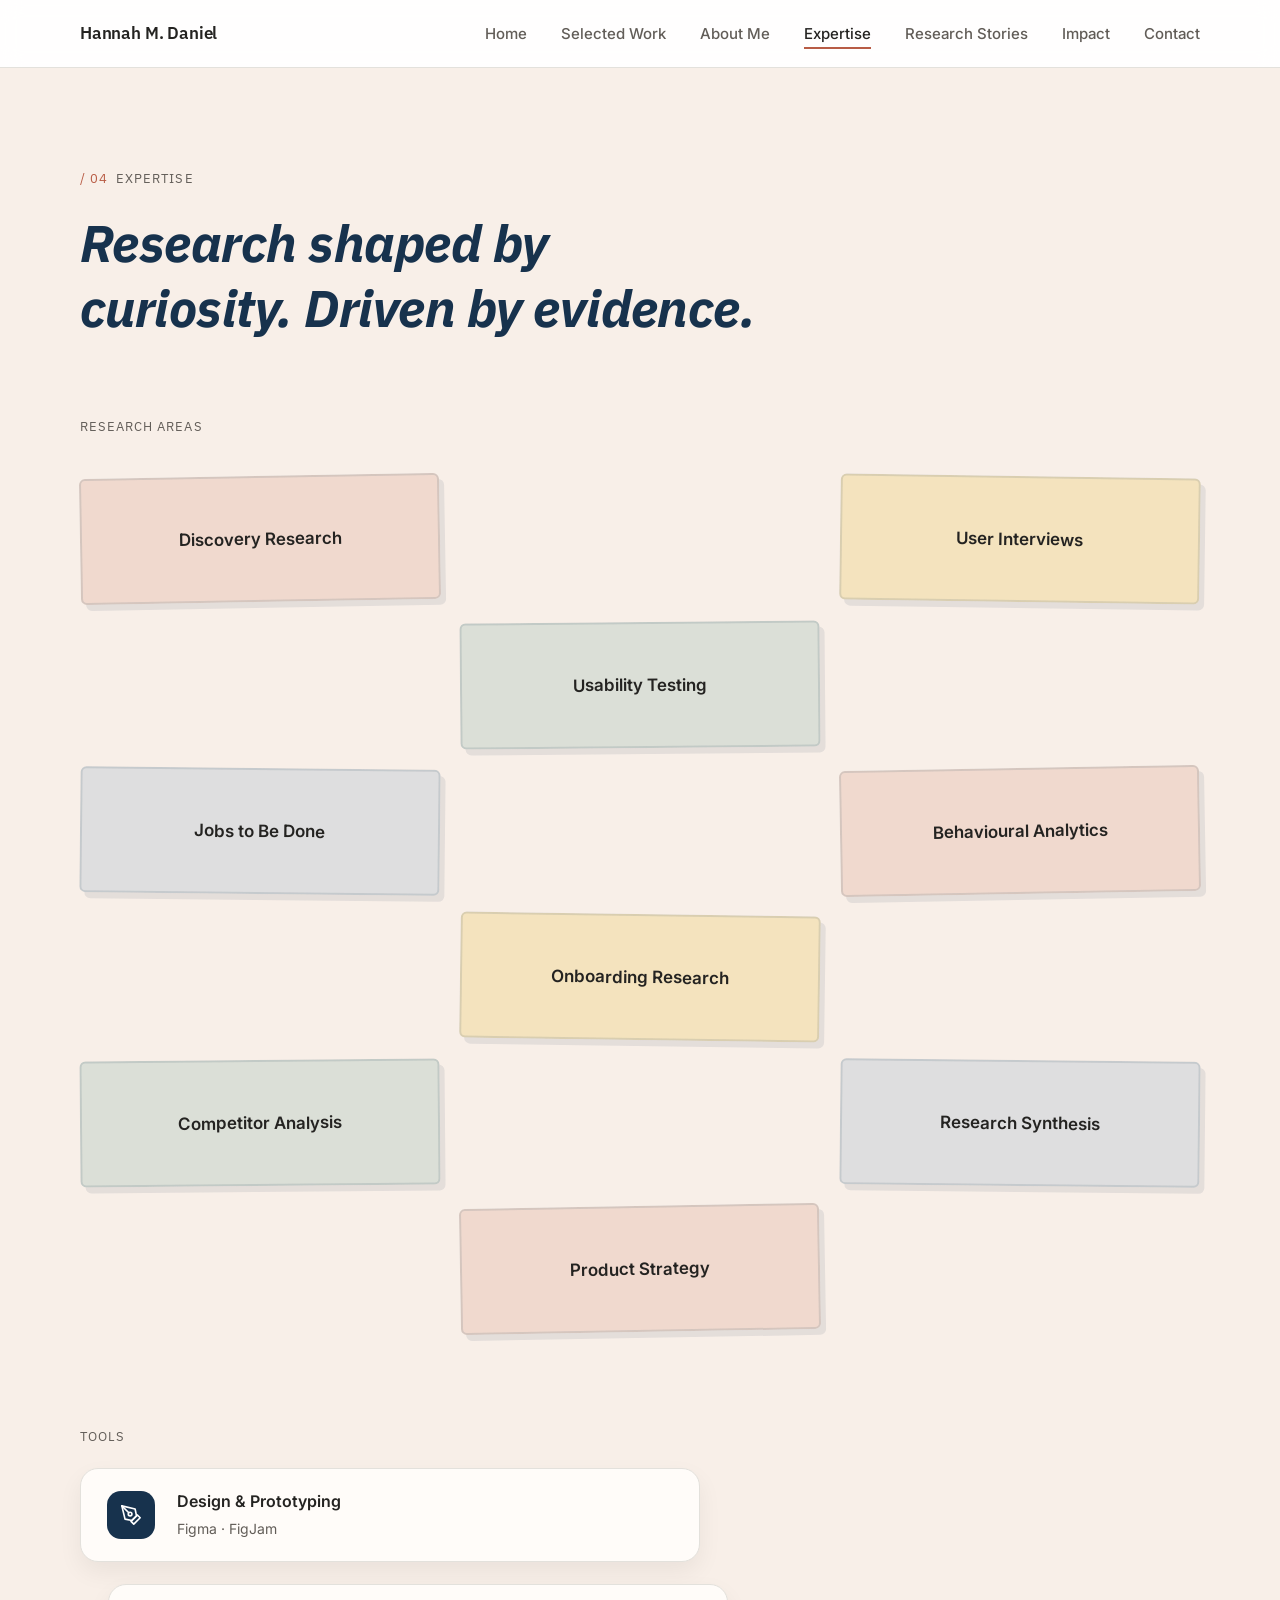
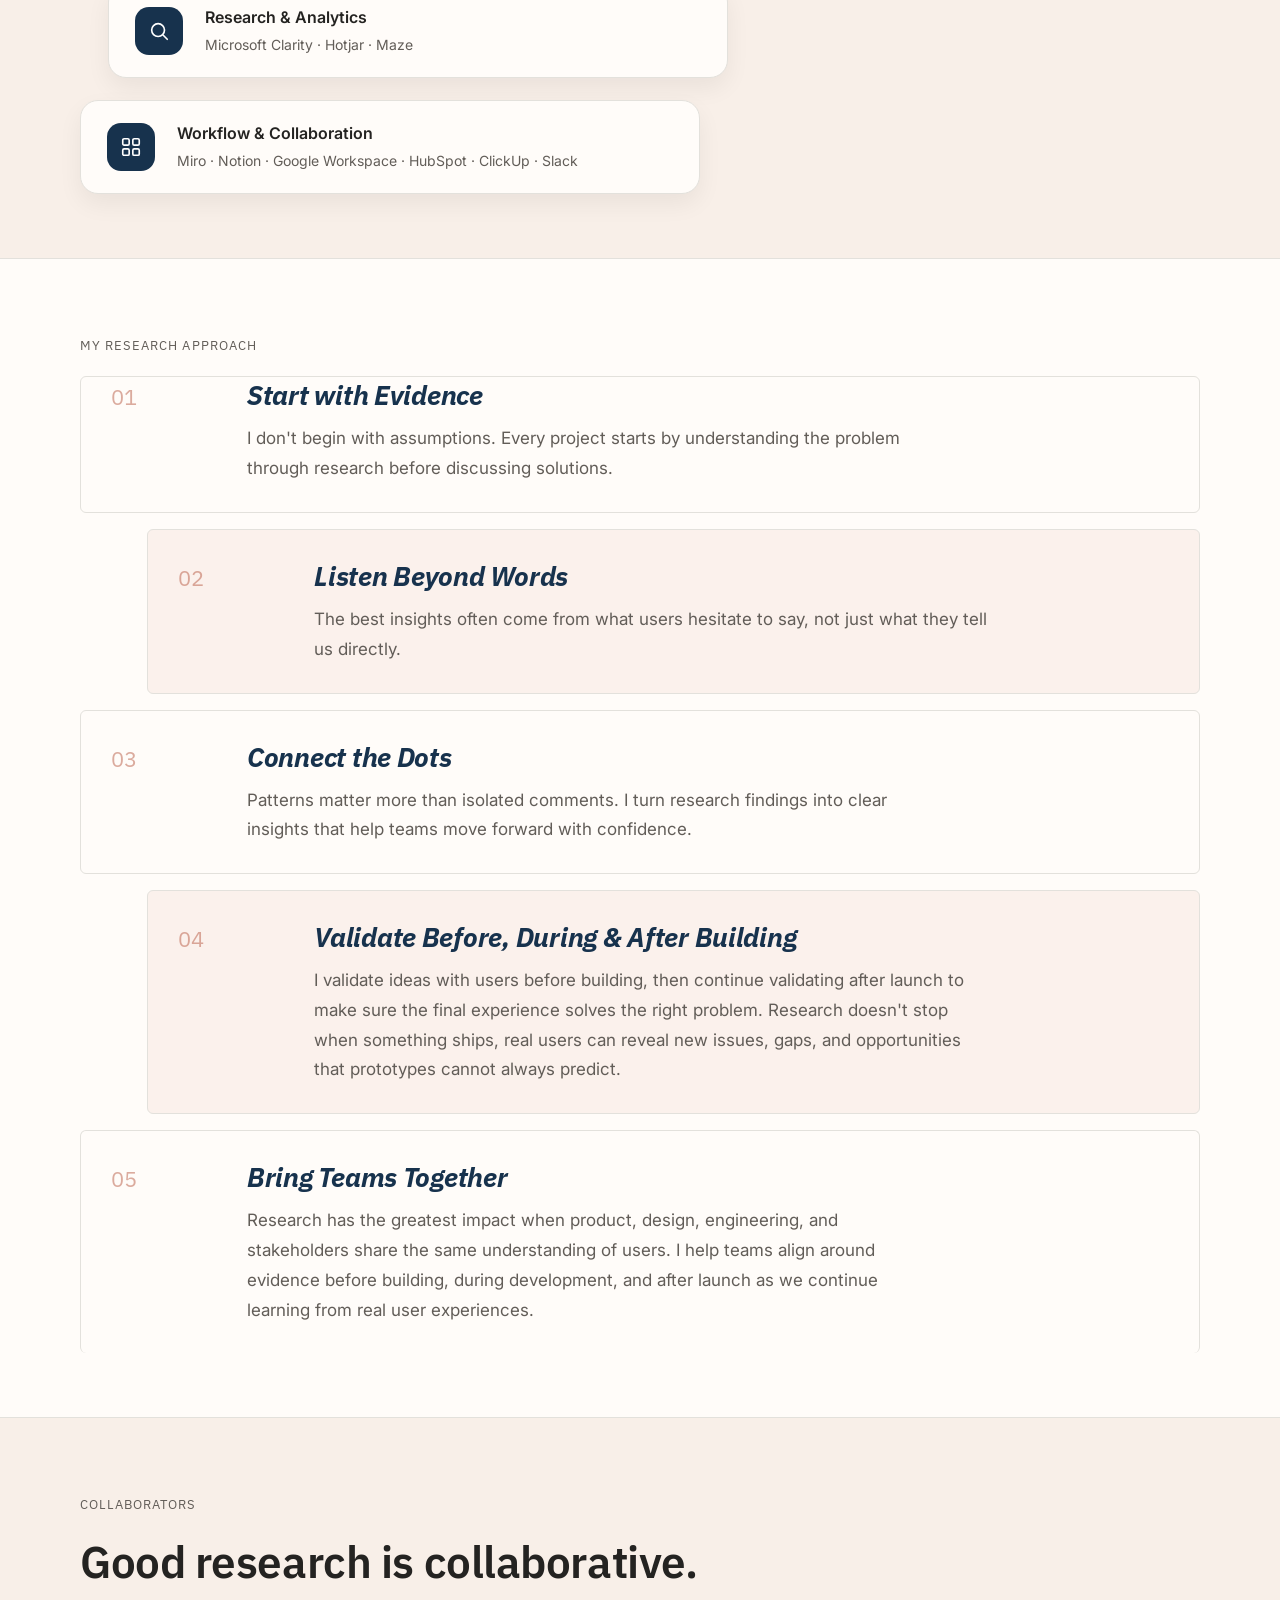
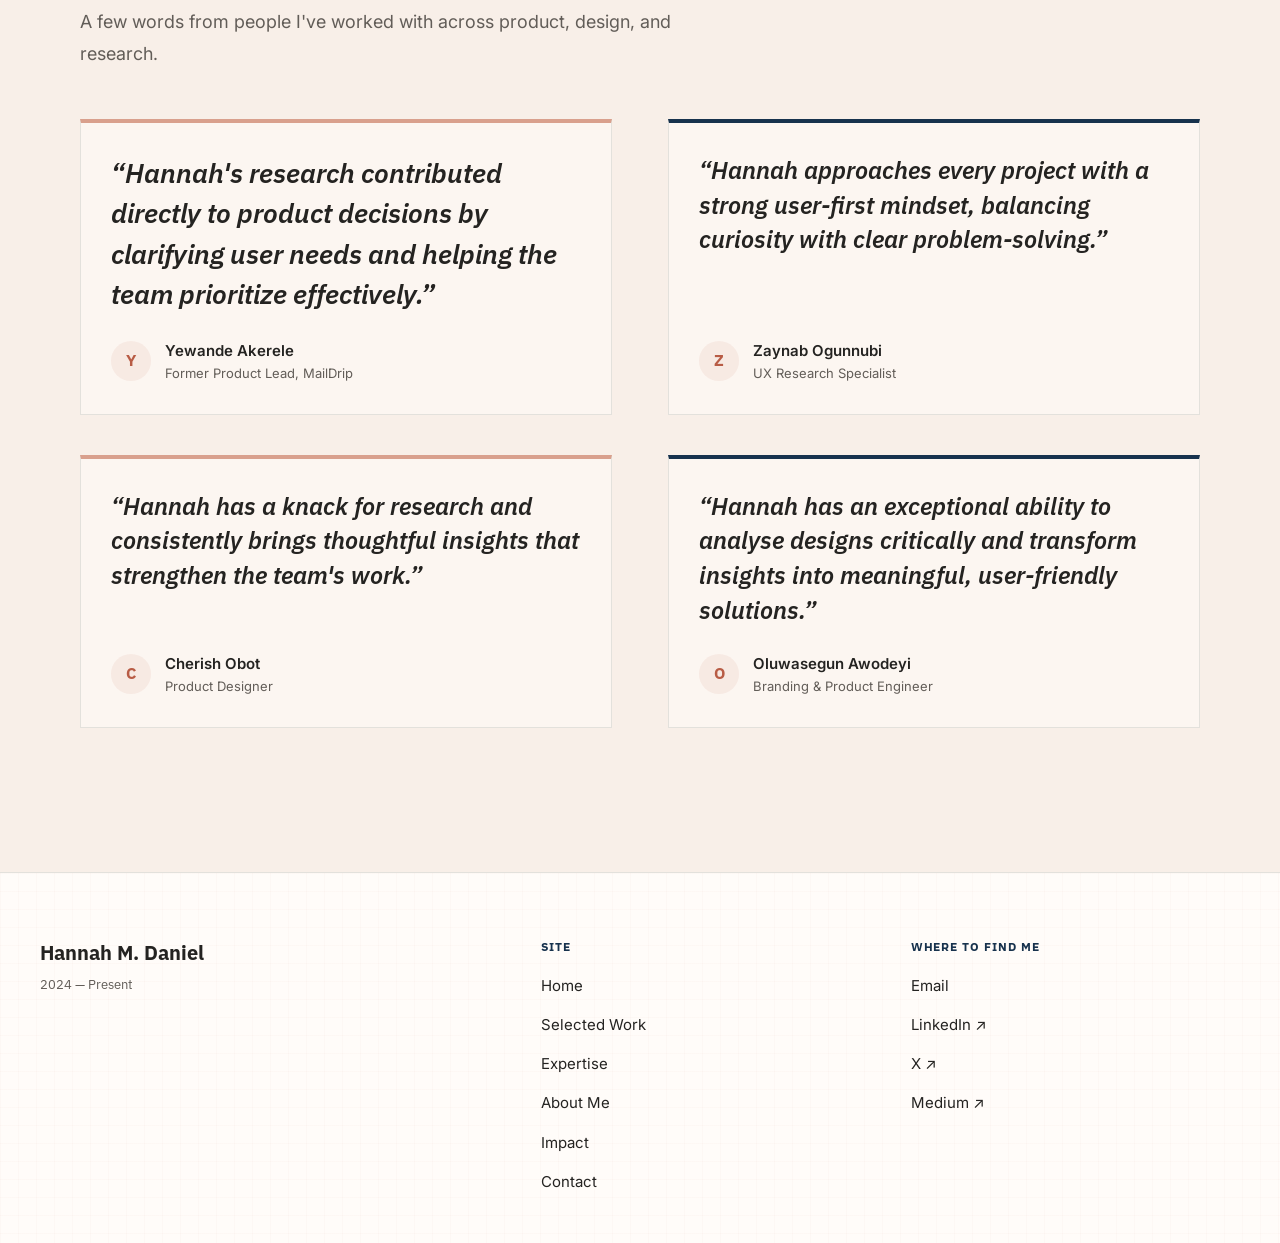
<file: expertise.html>
<!DOCTYPE html>
<html lang="en">
<head>
<meta charset="UTF-8">
<meta name="viewport" content="width=device-width, initial-scale=1.0">
<title>Expertise — Hannah M. Daniel</title>
<meta name="description" content="Research shaped by curiosity. Driven by evidence.">
<link rel="preconnect" href="https://fonts.googleapis.com">
<link rel="preconnect" href="https://fonts.gstatic.com" crossorigin>
<link href="https://fonts.googleapis.com/css2?family=IBM+Plex+Sans:ital,wght@0,400;0,500;0,600;0,700;1,400&amp;family=Inter:ital,wght@0,400;0,500;0,600;1,400&amp;display=swap" rel="stylesheet">
<link rel="stylesheet" href="assets/css/style.css">
</head>
<body class="expertise-page">
<a class="skip-link" href="#main">Skip to content</a>

<header class="site-header">
  <nav class="nav" aria-label="Primary">
    <a href="index.html" class="nav-logo">Hannah M. Daniel</a>
    <button class="nav-toggle" aria-label="Toggle menu" aria-expanded="false"><span></span></button>
    <ul class="nav-links">
      <li><a href="index.html">Home</a></li>
      <li><a href="work.html">Selected Work</a></li>
      <li><a href="about.html">About Me</a></li>
      <li><a href="expertise.html" aria-current="page">Expertise</a></li>
      <li><a href="research-stories.html">Research Stories</a></li>
      <li><a href="impact.html">Impact</a></li>
      <li><a href="contact.html">Contact</a></li>
    </ul>
  </nav>
</header>

<main id="main">

  <section class="section-pad" style="padding-top:88px;">
    <div class="container">
      <p class="section-label reveal is-visible"><span class="section-label-num">/ 04</span> Expertise</p>
      <h1 class="reveal is-visible heading-navy" style="font-family:var(--font-heading); font-style:italic; font-size:clamp(34px,4.2vw,52px); font-weight:700; color:var(--accent); max-width:680px; line-height:1.25;">Research shaped by curiosity. Driven by evidence.</h1>
    </div>
  </section>

  <!-- Research Areas -->
  <section class="section-pad-sm">
    <div class="container">
      <p class="eyebrow reveal">Research Areas</p>
      <p class="editorial-list reveal" style="max-width:820px;"><span>Discovery Research</span> &middot; <span>User Interviews</span> &middot; <span>Usability Testing</span> &middot; <span>Jobs to Be Done</span> &middot; <span>Behavioural Analytics</span> &middot; <span>Onboarding Research</span> &middot; <span>Competitor Analysis</span> &middot; <span>Research Synthesis</span> &middot; <span>Product Strategy</span></p>
    </div>
  </section>

  <!-- Tools -->
  <section class="section-pad-sm" style="padding-top:0;">
    <div class="container">
      <p class="eyebrow reveal">Tools</p>
      <div class="stagger-list reveal">
        <div class="stagger-card">
          <div class="stagger-icon" aria-hidden="true">
            <svg viewBox="0 0 24 24" fill="none" stroke="currentColor" stroke-width="1.8" stroke-linecap="round" stroke-linejoin="round"><path d="M12 19l7-7 3 3-7 7-3-3z"/><path d="M18 13l-1.5-7.5L2 2l3.5 14.5L13 18l5-5z"/><path d="M2 2l7.586 7.586"/><circle cx="11" cy="11" r="2"/></svg>
          </div>
          <div>
            <p class="stagger-text-label">Design &amp; Prototyping</p>
            <p class="stagger-text-sub">Figma &middot; FigJam</p>
          </div>
        </div>
        <div class="stagger-card">
          <div class="stagger-icon" aria-hidden="true">
            <svg viewBox="0 0 24 24" fill="none" stroke="currentColor" stroke-width="1.8" stroke-linecap="round" stroke-linejoin="round"><circle cx="11" cy="11" r="7"/><line x1="21" y1="21" x2="16.65" y2="16.65"/></svg>
          </div>
          <div>
            <p class="stagger-text-label">Research &amp; Analytics</p>
            <p class="stagger-text-sub">Microsoft Clarity &middot; Hotjar &middot; Maze</p>
          </div>
        </div>
        <div class="stagger-card">
          <div class="stagger-icon" aria-hidden="true">
            <svg viewBox="0 0 24 24" fill="none" stroke="currentColor" stroke-width="1.8" stroke-linecap="round" stroke-linejoin="round"><rect x="3" y="3" width="7" height="7" rx="1.5"/><rect x="14" y="3" width="7" height="7" rx="1.5"/><rect x="3" y="14" width="7" height="7" rx="1.5"/><rect x="14" y="14" width="7" height="7" rx="1.5"/></svg>
          </div>
          <div>
            <p class="stagger-text-label">Workflow &amp; Collaboration</p>
            <p class="stagger-text-sub">Miro &middot; Notion &middot; Google Workspace &middot; HubSpot &middot; ClickUp &middot; Slack</p>
          </div>
        </div>
      </div>
    </div>
  </section>

  <!-- My Research Approach -->
  <section class="section-pad-sm" style="background:var(--white); border-top:1px solid var(--border); border-bottom:1px solid var(--border);">
    <div class="container">
      <p class="eyebrow reveal">My Research Approach</p>
      <div class="approach-list">
        <div class="reveal approach-row">
          <span class="approach-number">01</span>
          <div>
            <h3 class="approach-title">Start with Evidence</h3>
            <p class="approach-desc">I don't begin with assumptions. Every project starts by understanding the problem through research before discussing solutions.</p>
          </div>
        </div>
        <div class="reveal approach-row">
          <span class="approach-number">02</span>
          <div>
            <h3 class="approach-title">Listen Beyond Words</h3>
            <p class="approach-desc">The best insights often come from what users hesitate to say, not just what they tell us directly.</p>
          </div>
        </div>
        <div class="reveal approach-row">
          <span class="approach-number">03</span>
          <div>
            <h3 class="approach-title">Connect the Dots</h3>
            <p class="approach-desc">Patterns matter more than isolated comments. I turn research findings into clear insights that help teams move forward with confidence.</p>
          </div>
        </div>
        <div class="reveal approach-row">
          <span class="approach-number">04</span>
          <div>
            <h3 class="approach-title">Validate Before, During &amp; After Building</h3>
            <p class="approach-desc">I validate ideas with users before building, then continue validating after launch to make sure the final experience solves the right problem. Research doesn't stop when something ships, real users can reveal new issues, gaps, and opportunities that prototypes cannot always predict.</p>
          </div>
        </div>
        <div class="reveal approach-row">
          <span class="approach-number">05</span>
          <div>
            <h3 class="approach-title">Bring Teams Together</h3>
            <p class="approach-desc">Research has the greatest impact when product, design, engineering, and stakeholders share the same understanding of users. I help teams align around evidence before building, during development, and after launch as we continue learning from real user experiences.</p>
          </div>
        </div>
      </div>
    </div>
  </section>

  <!-- Collaborators -->
  <section class="section-pad-sm">
    <div class="container">
      <p class="eyebrow reveal">Collaborators</p>
      <h2 class="heading-lg reveal" style="margin-bottom:16px;">Good research is collaborative.</h2>
      <p class="body-lg reveal" style="max-width:600px; margin-bottom:48px;">A few words from people I've worked with across product, design, and research.</p>

      <div class="pull-quote-list">
        <div class="reveal pull-quote pull-quote--featured">
          <p class="pull-quote-text">&ldquo;Hannah's research contributed directly to product decisions by clarifying user needs and helping the team prioritize effectively.&rdquo;</p>
          <div class="pull-quote-attr">
            <span class="pull-quote-avatar">Y</span>
            <span>
              <span class="pull-quote-name">Yewande Akerele</span>
              <span class="pull-quote-role">Former Product Lead, MailDrip</span>
            </span>
          </div>
        </div>

        <div class="reveal pull-quote">
          <p class="pull-quote-text">&ldquo;Hannah approaches every project with a strong user-first mindset, balancing curiosity with clear problem-solving.&rdquo;</p>
          <div class="pull-quote-attr">
            <span class="pull-quote-avatar">Z</span>
            <span>
              <span class="pull-quote-name">Zaynab Ogunnubi</span>
              <span class="pull-quote-role">UX Research Specialist</span>
            </span>
          </div>
        </div>

        <div class="reveal pull-quote">
          <p class="pull-quote-text">&ldquo;Hannah has a knack for research and consistently brings thoughtful insights that strengthen the team's work.&rdquo;</p>
          <div class="pull-quote-attr">
            <span class="pull-quote-avatar">C</span>
            <span>
              <span class="pull-quote-name">Cherish Obot</span>
              <span class="pull-quote-role">Product Designer</span>
            </span>
          </div>
        </div>

        <div class="reveal pull-quote">
          <p class="pull-quote-text">&ldquo;Hannah has an exceptional ability to analyse designs critically and transform insights into meaningful, user-friendly solutions.&rdquo;</p>
          <div class="pull-quote-attr">
            <span class="pull-quote-avatar">O</span>
            <span>
              <span class="pull-quote-name">Oluwasegun Awodeyi</span>
              <span class="pull-quote-role">Branding &amp; Product Engineer</span>
            </span>
          </div>
        </div>
      </div>
    </div>
  </section>

</main>

<footer class="site-footer">
  <div class="footer-inner">
    <div class="footer-col footer-col--brand">
      <p class="footer-name"><a href="mailto:hannahdaniel195@gmail.com">Hannah M. Daniel</a></p>
      <p class="footer-years">2024 — Present</p>
    </div>
    <div class="footer-col">
      <p class="footer-col-label">Site</p>
      <ul class="footer-nav-list">
        <li><a href="index.html">Home</a></li>
        <li><a href="work.html">Selected Work</a></li>
        <li><a href="expertise.html">Expertise</a></li>
        <li><a href="about.html">About Me</a></li>
        <li><a href="impact.html">Impact</a></li>
        <li><a href="contact.html">Contact</a></li>
      </ul>
    </div>
    <div class="footer-col">
      <p class="footer-col-label">Where to find me</p>
      <ul class="footer-nav-list">
        <li><a href="mailto:hannahdaniel195@gmail.com">Email</a></li>
        <li><a href="https://linkedin.com/in/YOUR-USERNAME" target="_blank" rel="noopener">LinkedIn ↗</a></li>
        <li><a href="https://x.com/YOUR-USERNAME" target="_blank" rel="noopener">X ↗</a></li>
        <li><a href="https://medium.com/@YOUR-USERNAME" target="_blank" rel="noopener">Medium ↗</a></li>
      </ul>
    </div>
  </div>
</footer>

<style>
/* Research Areas & Tools — editorial typographic list */
.expertise-list-grid {
  display: grid;
  grid-template-columns: 1fr 1fr;
  gap: 64px;
}
.expertise-list-col {
  border-left: 1px solid var(--border);
  padding-left: 64px;
}
.editorial-list {
  font-family: var(--font-heading);
  font-size: 19px;
  font-weight: 500;
  line-height: 2;
  color: var(--text);
  margin: 0;
}

/* My Research Approach — left-aligned numbered editorial list, no boxes */
.approach-list {
  display: flex;
  flex-direction: column;
}
.approach-row {
  display: grid;
  grid-template-columns: 96px 1fr;
  align-items: baseline;
  gap: 40px;
  padding: 36px 0;
  border-bottom: 1px solid var(--border);
  transition: padding-left var(--transition-fast);
}
.approach-row:first-child { padding-top: 0; }
.approach-row:last-child { border-bottom: none; }
.approach-row:hover {
  padding-left: 12px;
}
.approach-number {
  font-family: var(--font-mono);
  font-size: 22px;
  color: var(--accent);
  opacity: 0.5;
  line-height: 1.4;
}
.approach-title {
  font-family: var(--font-heading);
  font-style: italic;
  font-weight: 700;
  font-size: clamp(22px, 2.2vw, 27px);
  color: var(--accent);
  margin: 0 0 12px;
  line-height: 1.3;
}
.approach-desc {
  color: var(--text-secondary);
  line-height: 1.75;
  margin: 0;
  max-width: 680px;
  font-size: 17px;
}
@media (max-width: 860px) {
  .approach-row { grid-template-columns: 1fr; gap: 8px; padding: 28px 0; }
  .approach-row:hover { padding-left: 0; }
}

.pull-quote-list {
  display: grid;
  grid-template-columns: repeat(2, 1fr);
  gap: 40px 56px;
}
.pull-quote,
.pull-quote--featured {
  grid-column: auto;
  display: flex;
  flex-direction: column;
  justify-content: space-between;
  min-height: 270px;
  padding: 30px;
  border: 1px solid var(--border);
  border-top: 4px solid var(--accent-secondary);
  background: rgba(255,252,249,.6);
}
.pull-quote:nth-child(even) { border-top-color: var(--navy); }
.pull-quote-text {
  font-family: var(--font-heading);
  font-style: italic;
  font-weight: 600;
  color: var(--text);
  line-height: 1.45;
  margin: 0 0 24px;
  font-size: clamp(20px, 2vw, 24px);
}
.pull-quote--featured .pull-quote-text {
  font-size: clamp(22px, 2.2vw, 27px);
  color: var(--text);
  max-width: none;
}
.pull-quote-attr {
  display: flex;
  align-items: center;
  gap: 14px;
}
.pull-quote-avatar {
  flex-shrink: 0;
  width: 40px;
  height: 40px;
  border-radius: 50%;
  background: var(--accent-tint);
  color: var(--accent);
  font-family: var(--font-heading);
  font-weight: 700;
  font-size: 16px;
  display: flex;
  align-items: center;
  justify-content: center;
}
.pull-quote-name {
  display: block;
  font-weight: 600;
  color: var(--text);
  font-size: 15px;
}
.pull-quote-role {
  display: block;
  color: var(--text-secondary);
  font-size: 13px;
}
@media (max-width: 640px) {
  .pull-quote-list { grid-template-columns: 1fr; }
}
@media (max-width: 860px) {
  .expertise-list-grid { grid-template-columns: 1fr; gap: 40px; }
  .expertise-list-col { border-left: none; padding-left: 0; border-top: 1px solid var(--border); padding-top: 32px; }
  .approach-row { grid-template-columns: 1fr; gap: 10px; padding: 24px; }
}
@media (max-width: 640px) {
  .pull-quote-list { grid-template-columns: 1fr; }
}
</style>

<script src="assets/js/main.js"></script>
</body>
</html>
</file>
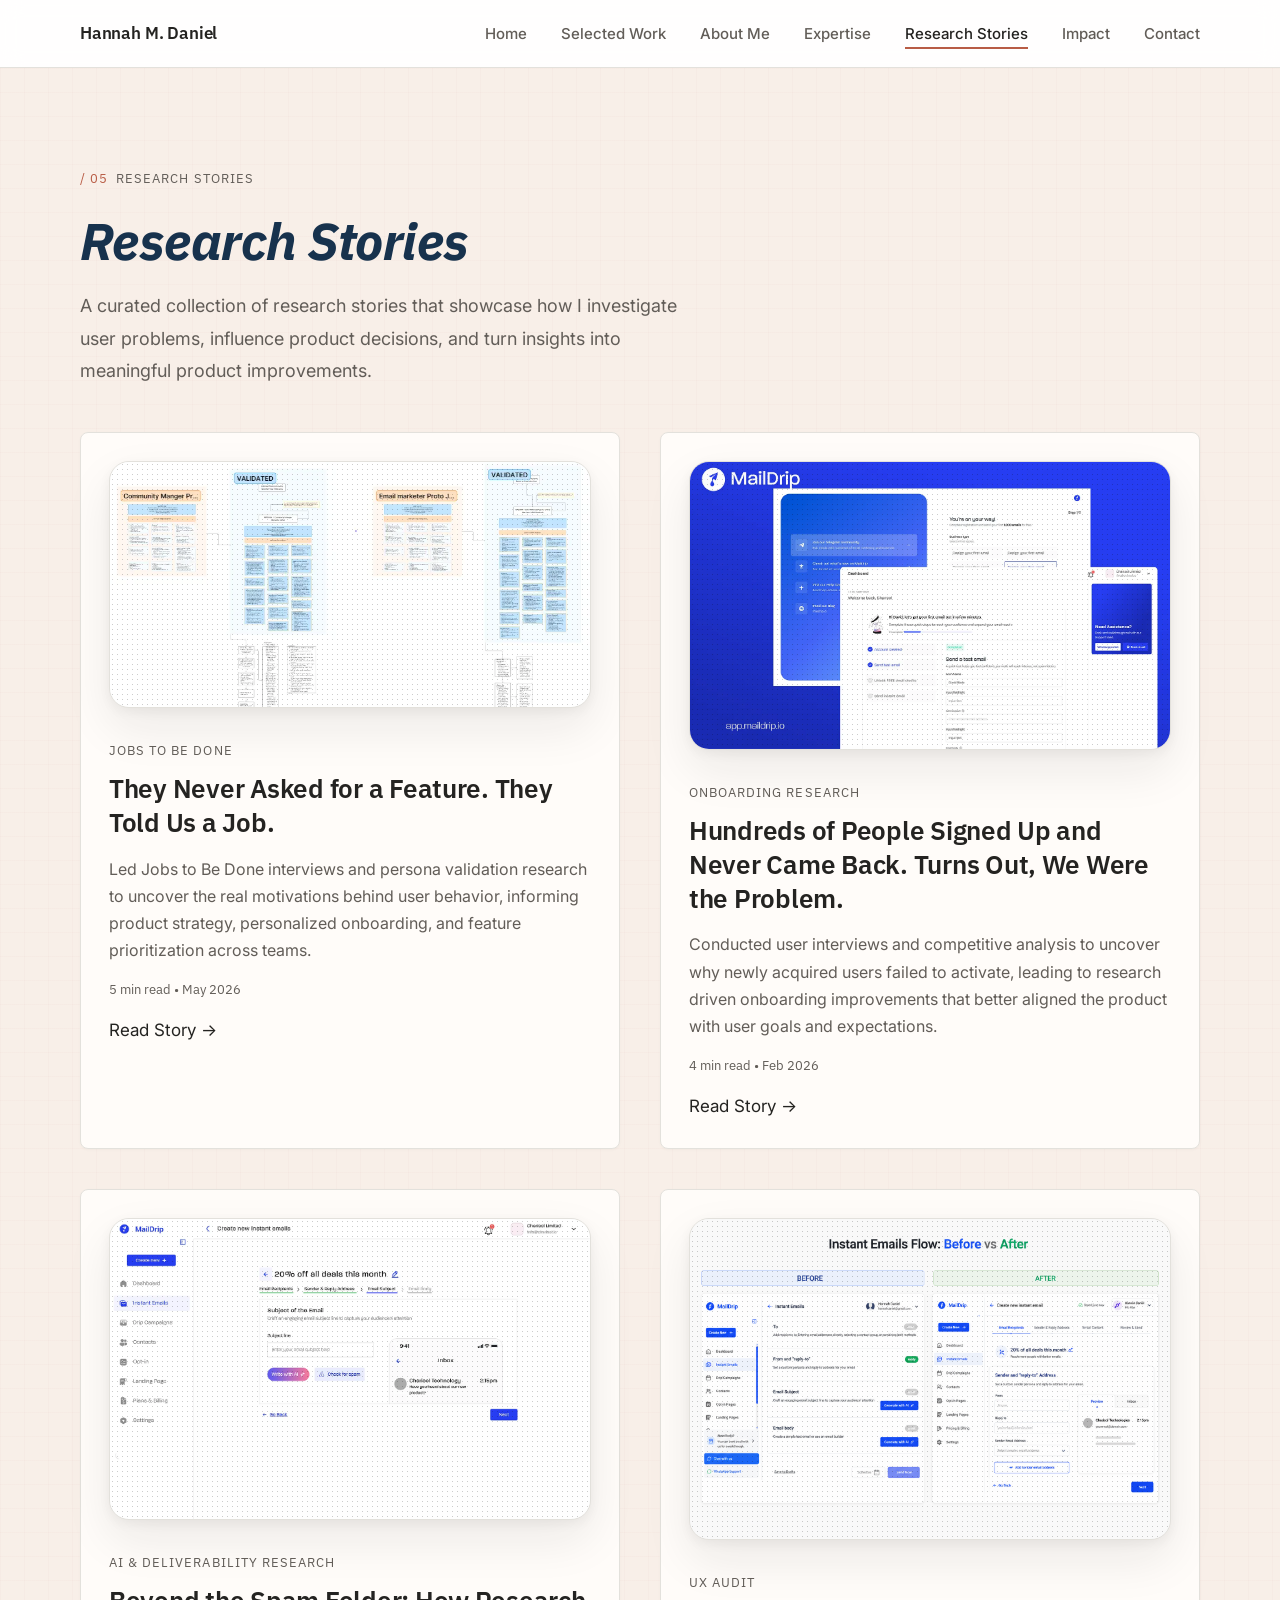
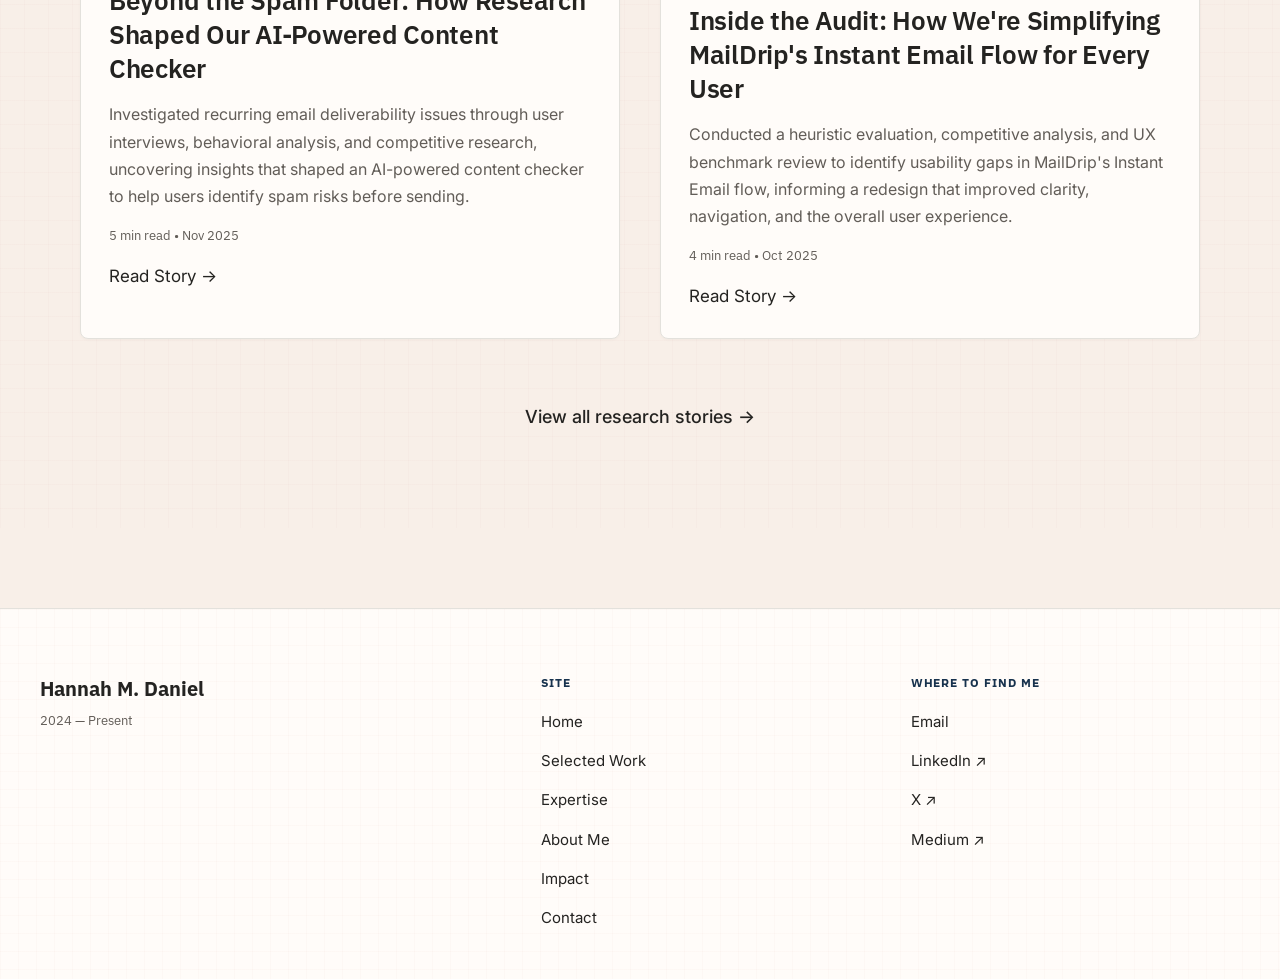
<file: research-stories.html>
<!DOCTYPE html>
<html lang="en">
<head>
<meta charset="UTF-8">
<meta name="viewport" content="width=device-width, initial-scale=1.0">
<title>Research Stories — Hannah M. Daniel</title>
<meta name="description" content="A curated collection of research stories that showcase how I investigate user problems, influence product decisions, and turn insights into meaningful product improvements.">
<link rel="preconnect" href="https://fonts.googleapis.com">
<link rel="preconnect" href="https://fonts.gstatic.com" crossorigin>
<link href="https://fonts.googleapis.com/css2?family=IBM+Plex+Sans:ital,wght@0,400;0,500;0,600;0,700;1,400&amp;family=Inter:ital,wght@0,400;0,500;0,600;1,400&amp;display=swap" rel="stylesheet">
<link rel="stylesheet" href="assets/css/style.css">
</head>
<body>
<a class="skip-link" href="#main">Skip to content</a>

<header class="site-header">
  <nav class="nav" aria-label="Primary">
    <a href="index.html" class="nav-logo">Hannah M. Daniel</a>
    <button class="nav-toggle" aria-label="Toggle menu" aria-expanded="false"><span></span></button>
    <ul class="nav-links">
      <li><a href="index.html">Home</a></li>
      <li><a href="work.html">Selected Work</a></li>
      <li><a href="about.html">About Me</a></li>
      <li><a href="expertise.html">Expertise</a></li>
      <li><a href="research-stories.html" aria-current="page">Research Stories</a></li>
      <li><a href="impact.html">Impact</a></li>
      <li><a href="contact.html">Contact</a></li>
    </ul>
  </nav>
</header>

<main id="main">
  <section class="section-pad section-texture research-stories-texture" style="padding-top:88px;">
    <div class="container">
      <p class="section-label reveal is-visible"><span class="section-label-num">/ 05</span> Research Stories</p>
      <h1 class="reveal is-visible" style="font-family:var(--font-heading); font-style:italic; font-size:clamp(34px,4.2vw,52px); font-weight:700; color:var(--navy); margin-bottom:16px; line-height:1.2;">Research Stories</h1>
      <p class="body-lg reveal is-visible" style="max-width:620px; margin-bottom:44px;">A curated collection of research stories that showcase how I investigate user problems, influence product decisions, and turn insights into meaningful product improvements.</p>

      <div class="stories-grid">

        <a href="https://medium.com/charisol-pulse/they-never-asked-for-a-feature-they-told-us-a-job-98fa909edc8d?sharedUserId=anamakabi" target="_blank" rel="noopener" class="card reveal story-card">
          <div class="grid-image grid-image--hover ratio-auto" style="margin-bottom:20px;">
            <img src="assets/images/image24.png" alt="Jobs to Be Done research synthesis diagram">
          </div>
          <p class="eyebrow" style="margin-bottom:10px;">Jobs to Be Done</p>
          <h2 style="font-size:26px; font-weight:600; margin-bottom:12px; line-height:1.3;">They Never Asked for a Feature. They Told Us a Job.</h2>
          <p style="color:var(--text-secondary); font-size:16px; line-height:1.7; margin-bottom:16px;">Led Jobs to Be Done interviews and persona validation research to uncover the real motivations behind user behavior, informing product strategy, personalized onboarding, and feature prioritization across teams.</p>
          <p class="story-meta">5 min read • May 2026</p>
          <span class="story-link">Read Story →</span>
        </a>

        <a href="https://medium.com/charisol-pulse/hundreds-of-people-signed-up-and-never-came-back-turns-out-we-were-the-problem-4207ff5c9c30?sharedUserId=anamakabi" target="_blank" rel="noopener" class="card reveal story-card">
          <div class="grid-image grid-image--hover ratio-auto" style="margin-bottom:20px;">
            <img src="assets/images/image30.png" alt="Onboarding research artifact on user activation">
          </div>
          <p class="eyebrow" style="margin-bottom:10px;">Onboarding Research</p>
          <h2 style="font-size:26px; font-weight:600; margin-bottom:12px; line-height:1.3;">Hundreds of People Signed Up and Never Came Back. Turns Out, We Were the Problem.</h2>
          <p style="color:var(--text-secondary); font-size:16px; line-height:1.7; margin-bottom:16px;">Conducted user interviews and competitive analysis to uncover why newly acquired users failed to activate, leading to research driven onboarding improvements that better aligned the product with user goals and expectations.</p>
          <p class="story-meta">4 min read • Feb 2026</p>
          <span class="story-link">Read Story →</span>
        </a>

        <a href="https://medium.com/charisol-pulse/beyond-the-spam-folder-how-research-shaped-our-ai-powered-content-checker-300baa4bf2b9?sharedUserId=anamakabi" target="_blank" rel="noopener" class="card reveal story-card">
          <div class="grid-image grid-image--hover ratio-auto" style="margin-bottom:20px;">
            <img src="assets/images/image18.png" alt="AI-powered content checker research artifact">
          </div>
          <p class="eyebrow" style="margin-bottom:10px;">AI &amp; Deliverability Research</p>
          <h2 style="font-size:26px; font-weight:600; margin-bottom:12px; line-height:1.3;">Beyond the Spam Folder: How Research Shaped Our AI-Powered Content Checker</h2>
          <p style="color:var(--text-secondary); font-size:16px; line-height:1.7; margin-bottom:16px;">Investigated recurring email deliverability issues through user interviews, behavioral analysis, and competitive research, uncovering insights that shaped an AI-powered content checker to help users identify spam risks before sending.</p>
          <p class="story-meta">5 min read • Nov 2025</p>
          <span class="story-link">Read Story →</span>
        </a>

        <a href="https://medium.com/charisol-pulse/inside-the-audit-how-were-simplifying-maildrip-s-instant-email-flow-for-every-user-bae95b2a27a6?sharedUserId=anamakabi" target="_blank" rel="noopener" class="card reveal story-card">
          <div class="grid-image grid-image--hover ratio-auto" style="margin-bottom:20px;">
            <img src="assets/images/image23.png" alt="MailDrip Instant Email flow audit artifact">
          </div>
          <p class="eyebrow" style="margin-bottom:10px;">UX Audit</p>
          <h2 style="font-size:26px; font-weight:600; margin-bottom:12px; line-height:1.3;">Inside the Audit: How We're Simplifying MailDrip's Instant Email Flow for Every User</h2>
          <p style="color:var(--text-secondary); font-size:16px; line-height:1.7; margin-bottom:16px;">Conducted a heuristic evaluation, competitive analysis, and UX benchmark review to identify usability gaps in MailDrip's Instant Email flow, informing a redesign that improved clarity, navigation, and the overall user experience.</p>
          <p class="story-meta">4 min read • Oct 2025</p>
          <span class="story-link">Read Story →</span>
        </a>

      </div>

      <div class="text-center reveal" style="margin-top:64px;">
        <a href="https://medium.com/@anamakabi" target="_blank" rel="noopener" class="view-all-link">View all research stories →</a>
      </div>
    </div>
  </section>
</main>

<footer class="site-footer">
  <div class="footer-inner">
    <div class="footer-col footer-col--brand">
      <p class="footer-name"><a href="mailto:hannahdaniel195@gmail.com">Hannah M. Daniel</a></p>
      <p class="footer-years">2024 — Present</p>
    </div>
    <div class="footer-col">
      <p class="footer-col-label">Site</p>
      <ul class="footer-nav-list">
        <li><a href="index.html">Home</a></li>
        <li><a href="work.html">Selected Work</a></li>
        <li><a href="expertise.html">Expertise</a></li>
        <li><a href="about.html">About Me</a></li>
        <li><a href="impact.html">Impact</a></li>
        <li><a href="contact.html">Contact</a></li>
      </ul>
    </div>
    <div class="footer-col">
      <p class="footer-col-label">Where to find me</p>
      <ul class="footer-nav-list">
        <li><a href="mailto:hannahdaniel195@gmail.com">Email</a></li>
        <li><a href="https://linkedin.com/in/YOUR-USERNAME" target="_blank" rel="noopener">LinkedIn ↗</a></li>
        <li><a href="https://x.com/YOUR-USERNAME" target="_blank" rel="noopener">X ↗</a></li>
        <li><a href="https://medium.com/@YOUR-USERNAME" target="_blank" rel="noopener">Medium ↗</a></li>
      </ul>
    </div>
  </div>
</footer>

<style>
.stories-grid { display:grid; grid-template-columns:repeat(2,1fr); gap:40px; }
.story-card { display:block; }
.story-meta { font-family: var(--font-mono); font-size:13px; color:var(--text-secondary); margin-bottom:16px; }
.view-all-link { font-size:18px; font-weight:500; color:var(--text); transition:color var(--transition-fast); }
.view-all-link:hover { color:var(--accent); }
@media (max-width: 860px) {
  .stories-grid { grid-template-columns:1fr; }
}
</style>

<script src="assets/js/main.js"></script>
</body>
</html>
</file>
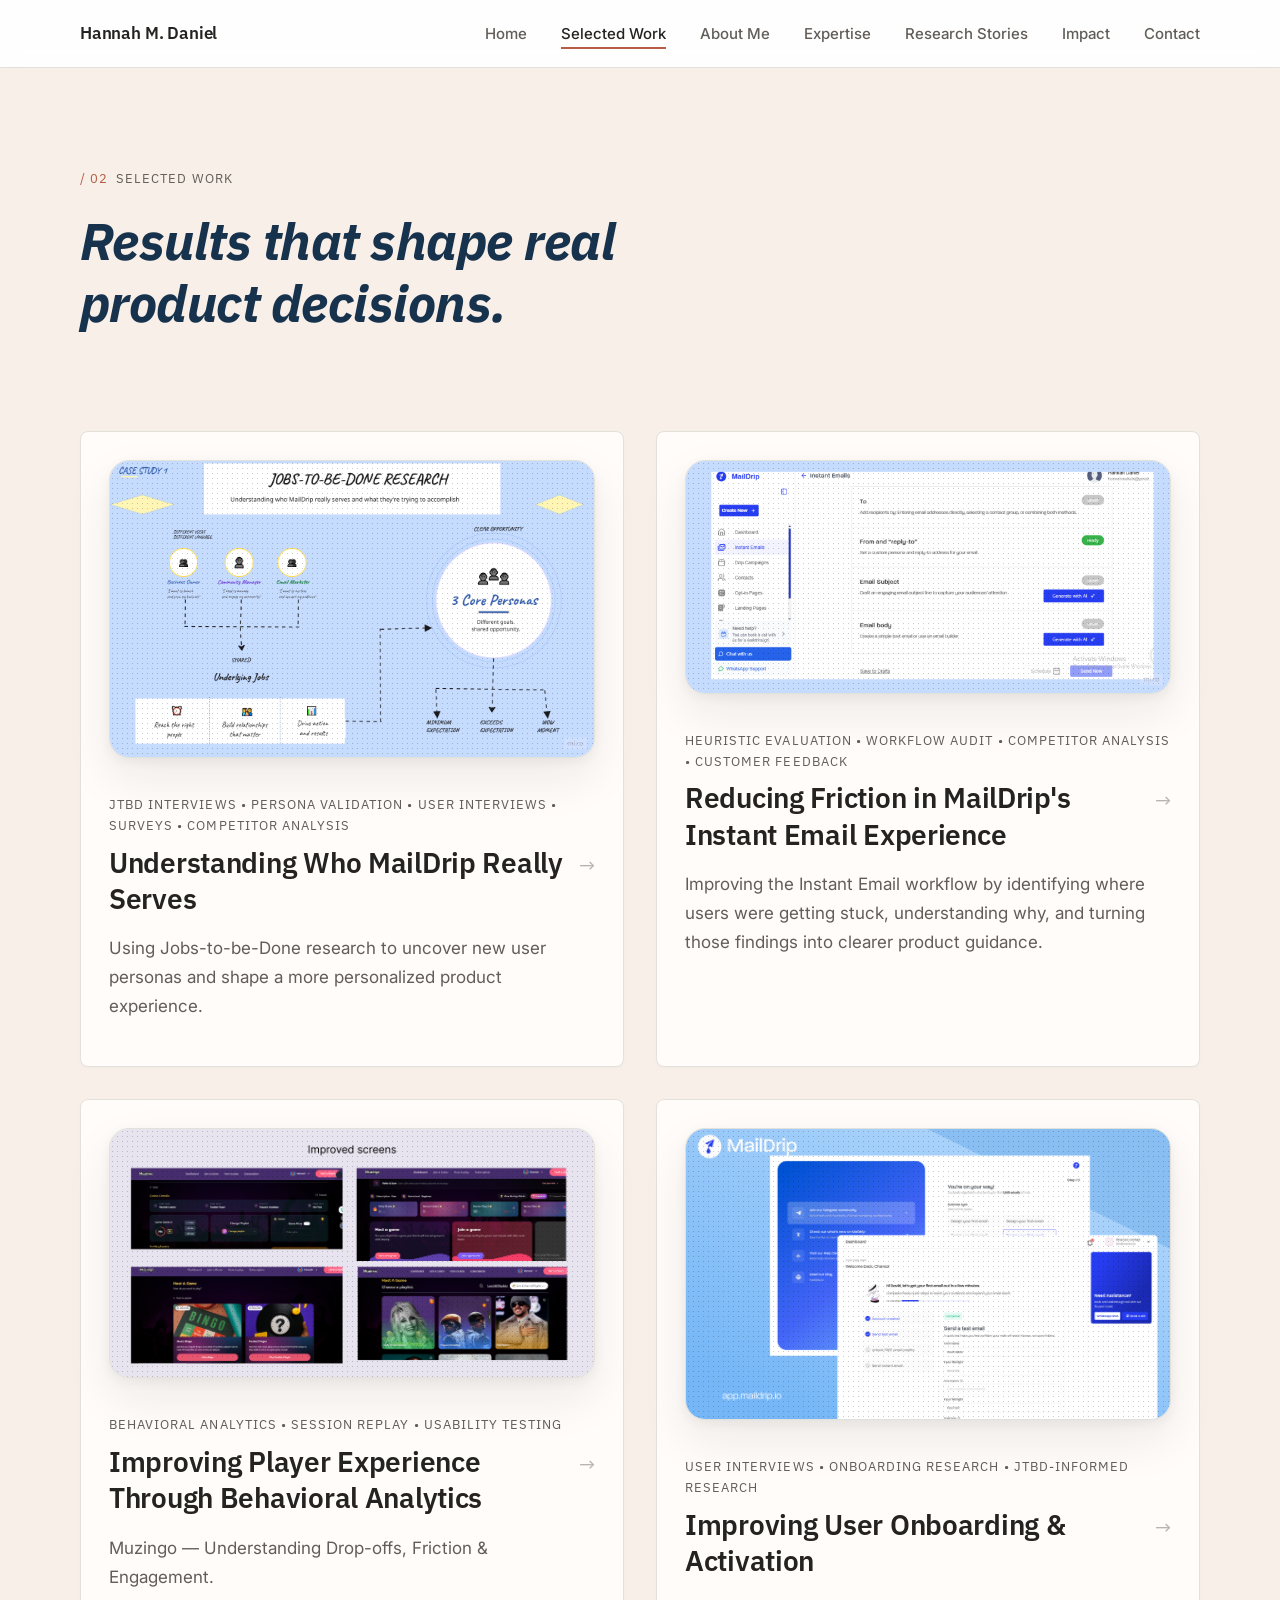
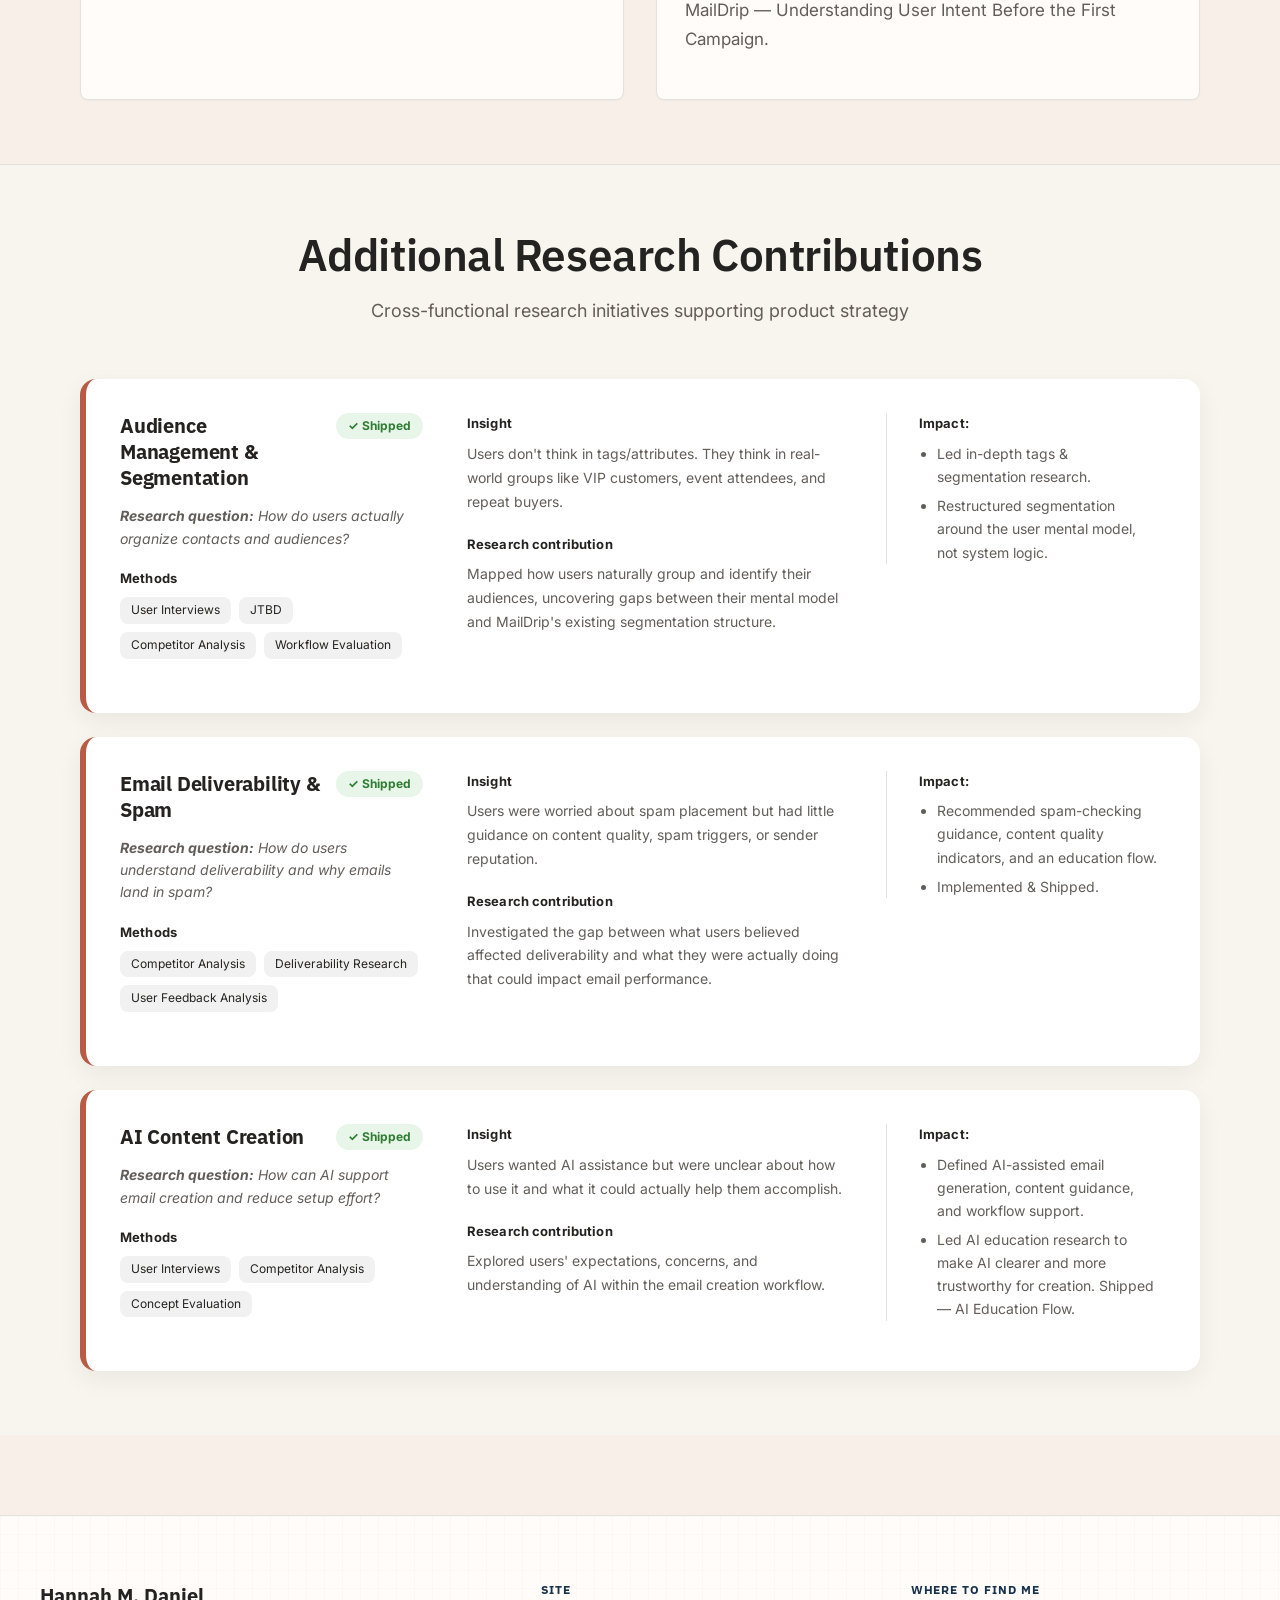
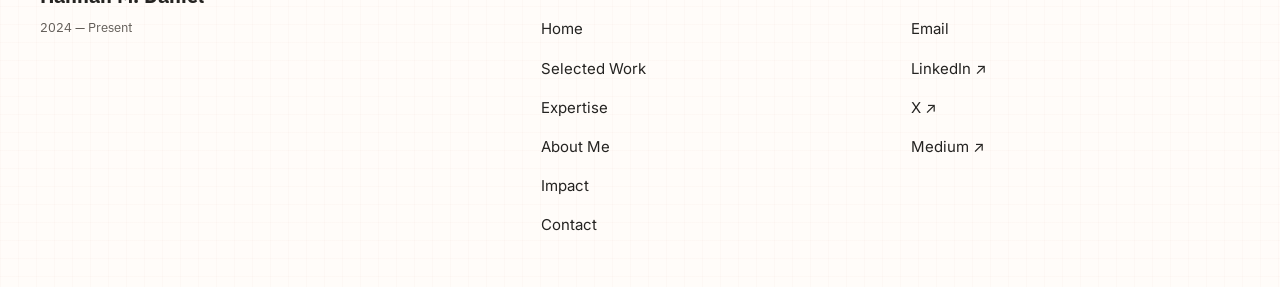
<file: work.html>
<!DOCTYPE html>
<html lang="en">
<head>
<meta charset="UTF-8">
<meta name="viewport" content="width=device-width, initial-scale=1.0">
<title>Selected Work — Hannah M. Daniel</title>
<meta name="description" content="UX research case studies from MailDrip and Muzingo — Jobs to Be Done, usability, onboarding, and behavioral analytics research.">
<link rel="preconnect" href="https://fonts.googleapis.com">
<link rel="preconnect" href="https://fonts.gstatic.com" crossorigin>
<link href="https://fonts.googleapis.com/css2?family=IBM+Plex+Sans:ital,wght@0,400;0,500;0,600;0,700;1,400&amp;family=Inter:ital,wght@0,400;0,500;0,600;1,400&amp;display=swap" rel="stylesheet">
<link rel="stylesheet" href="assets/css/style.css">
</head>
<body>
<a class="skip-link" href="#main">Skip to content</a>

<header class="site-header">
  <nav class="nav" aria-label="Primary">
    <a href="index.html" class="nav-logo">Hannah M. Daniel</a>
    <button class="nav-toggle" aria-label="Toggle menu" aria-expanded="false"><span></span></button>
    <ul class="nav-links">
      <li><a href="index.html">Home</a></li>
      <li><a href="work.html" aria-current="page">Selected Work</a></li>
      <li><a href="about.html">About Me</a></li>
      <li><a href="expertise.html">Expertise</a></li>
      <li><a href="research-stories.html">Research Stories</a></li>
      <li><a href="impact.html">Impact</a></li>
      <li><a href="contact.html">Contact</a></li>
    </ul>
  </nav>
</header>

<main id="main">

  <section class="section-pad" style="padding-top:88px;">
    <div class="container">
      <p class="section-label reveal is-visible"><span class="section-label-num">/ 02</span> Selected Work</p>
      <h1 class="reveal is-visible heading-navy" style="font-family:var(--font-heading); font-style:italic; font-size:clamp(34px,4.2vw,52px); font-weight:700; color:var(--accent); max-width:680px; line-height:1.2;">Results that shape real product decisions.</h1>
    </div>
  </section>

  <!-- Main case studies -->
  <section class="section-pad-sm" style="padding-top:0;">
    <div class="container">
      <div class="work-grid">

        <a href="case-study-1.html" class="card reveal work-card">
          <div class="grid-image grid-image--hover ratio-auto" style="margin-bottom:24px;">
            <img src="assets/images/image22.png" alt="Jobs-to-be-Done research diagram mapping personas to shared underlying goals">
          </div>
          <p class="eyebrow" style="margin-bottom:8px;">JTBD Interviews • Persona Validation • User Interviews • Surveys • Competitor Analysis</p>
          <div class="work-card-title-row" style="margin-bottom:12px;"><h2 class="heading-md" style="margin-bottom:0;">Understanding Who MailDrip Really Serves</h2><span class="card-arrow" aria-hidden="true">&rarr;</span></div>
          <p style="color:var(--text-secondary); line-height:1.7;">Using Jobs-to-be-Done research to uncover new user personas and shape a more personalized product experience.</p>
        </a>

        <a href="case-study-2.html" class="card reveal work-card">
          <div class="grid-image grid-image--hover ratio-auto" style="margin-bottom:24px;">
            <img src="assets/images/image11.png" alt="MailDrip Instant Email workflow usability audit screenshot">
          </div>
          <p class="eyebrow" style="margin-bottom:8px;">Heuristic Evaluation • Workflow Audit • Competitor Analysis • Customer Feedback</p>
          <div class="work-card-title-row" style="margin-bottom:12px;"><h2 class="heading-md" style="margin-bottom:0;">Reducing Friction in MailDrip's Instant Email Experience</h2><span class="card-arrow" aria-hidden="true">&rarr;</span></div>
          <p style="color:var(--text-secondary); line-height:1.7;">Improving the Instant Email workflow by identifying where users were getting stuck, understanding why, and turning those findings into clearer product guidance.</p>
        </a>

        <a href="case-study-3.html" class="card reveal work-card">
          <div class="grid-image grid-image--hover ratio-auto" style="margin-bottom:24px;">
            <img src="assets/images/image9.png" alt="Muzingo behavioral analytics session data">
          </div>
          <p class="eyebrow" style="margin-bottom:8px;">Behavioral Analytics • Session Replay • Usability Testing</p>
          <div class="work-card-title-row" style="margin-bottom:12px;"><h2 class="heading-md" style="margin-bottom:0;">Improving Player Experience Through Behavioral Analytics</h2><span class="card-arrow" aria-hidden="true">&rarr;</span></div>
          <p style="color:var(--text-secondary); line-height:1.7;">Muzingo — Understanding Drop-offs, Friction &amp; Engagement.</p>
        </a>

        <a href="case-study-4.html" class="card reveal work-card">
          <div class="grid-image grid-image--hover ratio-auto" style="margin-bottom:24px;">
            <img src="assets/images/image17.png" alt="MailDrip onboarding and activation research artifact">
          </div>
          <p class="eyebrow" style="margin-bottom:8px;">User Interviews • Onboarding Research • JTBD-Informed Research</p>
          <div class="work-card-title-row" style="margin-bottom:12px;"><h2 class="heading-md" style="margin-bottom:0;">Improving User Onboarding &amp; Activation</h2><span class="card-arrow" aria-hidden="true">&rarr;</span></div>
          <p style="color:var(--text-secondary); line-height:1.7;">MailDrip — Understanding User Intent Before the First Campaign.</p>
        </a>

      </div>
    </div>
  </section>

  <!-- Additional Research Contributions -->
  <section class="section-pad-sm contrib-section">
    <div class="container">
      <div class="contrib-head">
        <h2 class="heading-lg reveal">Additional Research Contributions</h2>
        <p class="body-lg reveal">Cross-functional research initiatives supporting product strategy</p>
      </div>

      <div class="contrib-grid">
        <article class="reveal contrib-card">
          <div class="contrib-col contrib-col--intro">
            <div class="contrib-card-head">
              <h3 class="contrib-card-title">Audience Management &amp; Segmentation</h3>
              <span class="contrib-badge">✓ Shipped</span>
            </div>
            <p class="contrib-question"><strong>Research question:</strong> How do users actually organize contacts and audiences?</p>
            <p class="contrib-label">Methods</p>
            <div class="contrib-chips"><span class="contrib-chip">User Interviews</span><span class="contrib-chip">JTBD</span><span class="contrib-chip">Competitor Analysis</span><span class="contrib-chip">Workflow Evaluation</span></div>
          </div>
          <div class="contrib-col contrib-col--body">
            <p class="contrib-label">Insight</p>
            <p class="contrib-text">Users don't think in tags/attributes. They think in real-world groups like VIP customers, event attendees, and repeat buyers.</p>
            <p class="contrib-label">Research contribution</p>
            <p class="contrib-text">Mapped how users naturally group and identify their audiences, uncovering gaps between their mental model and MailDrip's existing segmentation structure.</p>
          </div>
          <div class="contrib-col contrib-impact">
            <p class="contrib-label">Impact:</p>
            <ul><li>Led in-depth tags &amp; segmentation research.</li><li>Restructured segmentation around the user mental model, not system logic.</li></ul>
          </div>
        </article>
        <article class="reveal contrib-card">
          <div class="contrib-col contrib-col--intro">
            <div class="contrib-card-head">
              <h3 class="contrib-card-title">Email Deliverability &amp; Spam</h3>
              <span class="contrib-badge">✓ Shipped</span>
            </div>
            <p class="contrib-question"><strong>Research question:</strong> How do users understand deliverability and why emails land in spam?</p>
            <p class="contrib-label">Methods</p>
            <div class="contrib-chips"><span class="contrib-chip">Competitor Analysis</span><span class="contrib-chip">Deliverability Research</span><span class="contrib-chip">User Feedback Analysis</span></div>
          </div>
          <div class="contrib-col contrib-col--body">
            <p class="contrib-label">Insight</p>
            <p class="contrib-text">Users were worried about spam placement but had little guidance on content quality, spam triggers, or sender reputation.</p>
            <p class="contrib-label">Research contribution</p>
            <p class="contrib-text">Investigated the gap between what users believed affected deliverability and what they were actually doing that could impact email performance.</p>
          </div>
          <div class="contrib-col contrib-impact">
            <p class="contrib-label">Impact:</p>
            <ul><li>Recommended spam-checking guidance, content quality indicators, and an education flow.</li><li>Implemented &amp; Shipped.</li></ul>
          </div>
        </article>
        <article class="reveal contrib-card">
          <div class="contrib-col contrib-col--intro">
            <div class="contrib-card-head">
              <h3 class="contrib-card-title">AI Content Creation</h3>
              <span class="contrib-badge">✓ Shipped</span>
            </div>
            <p class="contrib-question"><strong>Research question:</strong> How can AI support email creation and reduce setup effort?</p>
            <p class="contrib-label">Methods</p>
            <div class="contrib-chips"><span class="contrib-chip">User Interviews</span><span class="contrib-chip">Competitor Analysis</span><span class="contrib-chip">Concept Evaluation</span></div>
          </div>
          <div class="contrib-col contrib-col--body">
            <p class="contrib-label">Insight</p>
            <p class="contrib-text">Users wanted AI assistance but were unclear about how to use it and what it could actually help them accomplish.</p>
            <p class="contrib-label">Research contribution</p>
            <p class="contrib-text">Explored users' expectations, concerns, and understanding of AI within the email creation workflow.</p>
          </div>
          <div class="contrib-col contrib-impact">
            <p class="contrib-label">Impact:</p>
            <ul><li>Defined AI-assisted email generation, content guidance, and workflow support.</li><li>Led AI education research to make AI clearer and more trustworthy for creation. Shipped — AI Education Flow.</li></ul>
          </div>
        </article>
      </div>
    </div>
  </section>

</main>

<footer class="site-footer">
  <div class="footer-inner">
    <div class="footer-col footer-col--brand">
      <p class="footer-name"><a href="mailto:hannahdaniel195@gmail.com">Hannah M. Daniel</a></p>
      <p class="footer-years">2024 — Present</p>
    </div>
    <div class="footer-col">
      <p class="footer-col-label">Site</p>
      <ul class="footer-nav-list">
        <li><a href="index.html">Home</a></li>
        <li><a href="work.html">Selected Work</a></li>
        <li><a href="expertise.html">Expertise</a></li>
        <li><a href="about.html">About Me</a></li>
        <li><a href="impact.html">Impact</a></li>
        <li><a href="contact.html">Contact</a></li>
      </ul>
    </div>
    <div class="footer-col">
      <p class="footer-col-label">Where to find me</p>
      <ul class="footer-nav-list">
        <li><a href="mailto:hannahdaniel195@gmail.com">Email</a></li>
        <li><a href="https://linkedin.com/in/YOUR-USERNAME" target="_blank" rel="noopener">LinkedIn ↗</a></li>
        <li><a href="https://x.com/YOUR-USERNAME" target="_blank" rel="noopener">X ↗</a></li>
        <li><a href="https://medium.com/@YOUR-USERNAME" target="_blank" rel="noopener">Medium ↗</a></li>
      </ul>
    </div>
  </div>
</footer>

<style>
@media (max-width: 860px) {
  .work-grid { grid-template-columns:1fr; }
}
</style>

<script src="assets/js/main.js"></script>
</body>
</html>
</file>
<file: assets/css/style.css>
/* ============================================================
   Hannah M. Daniel — UX Research Portfolio
   Design System & Style Guide implementation
   ============================================================ */

:root {
  /* Color System — Portfolio Design System v3 */
  --bg: #F8EFE8;
  --text: #242321;
  --text-secondary: #625D58;
  --accent: #B85C45;
  --accent-dark: #914532;
  --accent-tint: rgba(184, 92, 69, 0.08);
  --accent-secondary: #D9A08D;
  --navy: #17324D;
  --research-hover: #ECE9DE;
  --sand: #D8C7A8;
  --sand-tint: rgba(216, 199, 168, 0.22);
  --border: #E3E1DC;
  --white: #FFFCF9;

  /* Type */
  --font-heading: 'IBM Plex Sans', -apple-system, BlinkMacSystemFont, sans-serif;
  --font-body: 'Inter', -apple-system, BlinkMacSystemFont, sans-serif;
  --font-sans: var(--font-body);
  --font-mono: var(--font-heading);
  --font-hand: var(--font-heading);

  /* Layout */
  --max-width: 1200px;
  --max-width-narrow: 760px;
  --max-width-copy: 680px;

  /* Motion */
  --ease: cubic-bezier(0.16, 1, 0.3, 1);
  --transition-fast: 200ms var(--ease);
  --transition-medium: 400ms var(--ease);
}

* { box-sizing: border-box; }

html {
  scroll-behavior: smooth;
}

@media (prefers-reduced-motion: reduce) {
  html { scroll-behavior: auto; }
  *, *::before, *::after {
    animation-duration: 0.01ms !important;
    animation-iteration-count: 1 !important;
    transition-duration: 0.01ms !important;
    scroll-behavior: auto !important;
  }
}

body {
  margin: 0;
  background-color: var(--bg);
  color: var(--text);
  font-family: var(--font-body);
  font-size: 17px;
  line-height: 1.6;
  -webkit-font-smoothing: antialiased;
  -moz-osx-font-smoothing: grayscale;
}

img { max-width: 100%; display: block; }

a {
  color: inherit;
  text-decoration: none;
}

.container {
  max-width: var(--max-width);
  margin: 0 auto;
  padding: 0 40px;
}

.container--narrow {
  max-width: var(--max-width-narrow);
  margin: 0 auto;
  padding: 0 24px;
}

.container--copy {
  max-width: var(--max-width-copy);
  margin: 0 auto;
  padding: 0 24px;
}

section { position: relative; }

/* ---------- Focus states (accessibility) ---------- */
a:focus-visible,
button:focus-visible,
input:focus-visible,
textarea:focus-visible {
  outline: 2px solid var(--accent);
  outline-offset: 3px;
  border-radius: 4px;
}

/* ---------- Eyebrow / mono label ---------- */
.eyebrow {
  font-family: var(--font-mono);
  font-size: 13px;
  text-transform: uppercase;
  letter-spacing: 0.08em;
  color: var(--text-secondary);
  display: inline-block;
  margin-bottom: 20px;
}

/* ---------- Editorial numbered section label ---------- */
.section-label {
  font-family: var(--font-mono);
  font-size: 13px;
  text-transform: uppercase;
  letter-spacing: 0.08em;
  color: var(--text-secondary);
  display: block;
  margin-bottom: 20px;
}

.section-label-num {
  color: var(--accent);
  margin-right: 4px;
}

/* ---------- Headings ---------- */
h1, h2, h3, h4 {
  font-family: var(--font-heading);
  font-weight: 600;
  color: var(--text);
  margin: 0;
  letter-spacing: -0.01em;
}

.heading-xl {
  font-family: var(--font-heading);
  font-size: clamp(36px, 5vw, 56px);
  font-weight: 600;
  line-height: 1.12;
}

.heading-lg {
  font-family: var(--font-heading);
  font-size: clamp(32px, 4vw, 44px);
  font-weight: 600;
  line-height: 1.18;
}

.heading-md {
  font-family: var(--font-heading);
  font-size: clamp(24px, 3vw, 28px);
  font-weight: 600;
  line-height: 1.3;
}

.body-lg {
  font-family: var(--font-body);
  font-size: 18px;
  line-height: 1.8;
  color: var(--text-secondary);
}

.body-copy {
  font-family: var(--font-body);
  font-size: 18px;
  line-height: 1.8;
  color: var(--text-secondary);
}

/* ---------- Editorial heading treatment (mixed weight/style, AJ-style) ---------- */
.accent-italic {
  font-style: italic;
  font-weight: 600;
  color: #2E6690;
}

.accent-outline {
  font-style: italic;
  font-weight: 700;
  color: transparent;
  -webkit-text-stroke: 1.5px var(--accent);
  text-stroke: 1.5px var(--accent);
}

@supports not (-webkit-text-stroke: 1px black) {
  .accent-outline {
    color: var(--accent);
    -webkit-text-stroke: unset;
  }
}

/* ---------- Buttons ---------- */
.btn {
  display: inline-flex;
  align-items: center;
  justify-content: center;
  gap: 8px;
  font-family: var(--font-body);
  font-size: 16px;
  font-weight: 500;
  padding: 14px 28px;
  border-radius: 8px;
  cursor: pointer;
  transition: all var(--transition-fast);
  min-height: 44px;
  border: 1px solid transparent;
  white-space: nowrap;
}

.btn-primary {
  background: var(--accent);
  color: #fff;
  box-shadow: 0 4px 12px rgba(184,92,69,0.22);
}

.btn-primary:hover {
  background: var(--accent-dark);
  transform: translateY(-2px);
  box-shadow: 0 8px 20px rgba(184,92,69,0.28);
}

.btn-secondary {
  background: rgba(255,252,249,0.72);
  color: var(--navy);
  border: 1px solid var(--navy);
  box-shadow: 0 4px 0 rgba(23,50,77,0.12);
}

.btn-secondary:hover {
  border-color: var(--navy);
  color: var(--white);
  background: var(--navy);
  transform: translateY(-2px);
  box-shadow: 0 7px 0 rgba(23,50,77,0.1);
}

.btn-outline-navy {
  background: rgba(255, 255, 255, 0.84);
  color: var(--navy);
  border: 1px solid var(--navy);
  font-weight: 600;
  box-shadow: 0 4px 0 rgba(23,50,77,0.12);
  transition: background 200ms ease 40ms, color 140ms ease, border-color 90ms ease, transform var(--transition-fast), box-shadow var(--transition-fast);
}

.btn-outline-navy:hover {
  border-color: var(--navy);
  background: var(--navy);
  color: var(--white);
  transform: translateY(-2px);
  box-shadow: 0 7px 0 rgba(23,50,77,0.1);
}

/* ---------- Navigation ---------- */
.site-header {
  position: sticky;
  top: 0;
  z-index: 100;
  background: rgba(255, 255, 255, 0.94);
  backdrop-filter: blur(10px);
  border-bottom: 1px solid var(--border);
}

.nav {
  display: flex;
  align-items: center;
  justify-content: space-between;
  padding: 20px 40px;
  max-width: var(--max-width);
  margin: 0 auto;
}

.nav-logo {
  font-family: var(--font-heading);
  font-weight: 600;
  font-size: 17px;
  color: var(--text);
  letter-spacing: -0.01em;
}

.nav-links {
  display: flex;
  align-items: center;
  gap: 34px;
  list-style: none;
  margin: 0;
  padding: 0;
}

.nav-links a {
  font-size: 15px;
  font-weight: 500;
  color: var(--text-secondary);
  transition: color var(--transition-fast);
  position: relative;
}

.nav-links a:hover,
.nav-links a[aria-current="page"] {
  color: var(--text);
}

.nav-links a[aria-current="page"]::after {
  content: '';
  position: absolute;
  bottom: -6px;
  left: 0;
  right: 0;
  height: 2px;
  background: var(--accent);
}

.nav-toggle {
  display: none;
  background: none;
  border: none;
  cursor: pointer;
  padding: 8px;
  min-width: 44px;
  min-height: 44px;
  align-items: center;
  justify-content: center;
}

.nav-toggle span,
.nav-toggle span::before,
.nav-toggle span::after {
  display: block;
  width: 22px;
  height: 2px;
  background: var(--text);
  position: relative;
  transition: transform var(--transition-fast), opacity var(--transition-fast);
}

.nav-toggle span::before,
.nav-toggle span::after {
  content: '';
  position: absolute;
  left: 0;
}

.nav-toggle span::before { top: -7px; }
.nav-toggle span::after { top: 7px; }

.nav-toggle[aria-expanded="true"] span { background: transparent; }
.nav-toggle[aria-expanded="true"] span::before { transform: rotate(45deg); top: 0; }
.nav-toggle[aria-expanded="true"] span::after { transform: rotate(-45deg); top: 0; }

@media (max-width: 860px) {
  .nav-toggle { display: inline-flex; }
  .nav-links {
    position: absolute;
    top: 100%;
    left: 0;
    right: 0;
    background: var(--white);
    border-bottom: 1px solid var(--border);
    flex-direction: column;
    align-items: flex-start;
    gap: 0;
    max-height: 0;
    overflow: hidden;
    transition: max-height var(--transition-medium);
  }
  .nav-links.is-open { max-height: 480px; }
  .nav-links li { width: 100%; }
  .nav-links a {
    display: block;
    width: 100%;
    padding: 16px 40px;
    border-bottom: 1px solid var(--border);
  }
  .nav-links a[aria-current="page"]::after { display: none; }
}

/* ---------- Footer ---------- */
.site-footer {
  border-top: 1px solid var(--border);
  padding: 64px 40px 48px;
  margin-top: 80px;
  background-color: var(--white);
  background-image:
    linear-gradient(rgba(184, 92, 69, 0.025) 1px, transparent 1px),
    linear-gradient(90deg, rgba(184, 92, 69, 0.025) 1px, transparent 1px);
  background-size: 18px 18px;
}

.footer-inner {
  max-width: var(--max-width);
  margin: 0 auto;
  display: grid;
  grid-template-columns: 1.4fr 1fr 1fr;
  gap: 40px;
}

.footer-name {
  font-family: var(--font-heading);
  font-weight: 700;
  font-size: 20px;
  color: var(--text);
  margin: 0 0 6px;
}

.footer-years {
  font-family: var(--font-mono);
  font-size: 13px;
  color: var(--text-secondary);
  margin: 0;
}

.footer-col { min-width: 0; }
.footer-col--brand { padding-right: 20px; }

.footer-meta {
  font-family: var(--font-mono);
  font-size: 13px;
  color: var(--text-secondary);
  line-height: 1.7;
  margin: 0;
}

.footer-col-label {
  font-family: var(--font-mono);
  font-size: 12px;
  text-transform: uppercase;
  font-weight: 700;
  letter-spacing: 0.08em;
  color: var(--navy);
  margin: 0 0 16px;
}

.footer-nav-list {
  list-style: none;
  margin: 0;
  padding: 0;
  display: flex;
  flex-direction: column;
  gap: 12px;
}

.footer-nav-list a {
  font-size: 15px;
  color: var(--text);
  transition: color var(--transition-fast);
}

.footer-nav-list a:hover { color: var(--accent); }

@media (max-width: 640px) {
  .footer-inner { grid-template-columns: 1fr; gap: 32px; }
  .site-footer { padding: 48px 24px 40px; }
}

/* ---------- Fade-up entrance animation ---------- */
.reveal {
  opacity: 0;
  transform: translateY(16px);
  transition: opacity 600ms var(--ease), transform 600ms var(--ease);
}

.reveal.is-visible {
  opacity: 1;
  transform: translateY(0);
}

/* ---------- Cards (global card system) ---------- */
.card {
  background: var(--white);
  border: 1px solid var(--border);
  border-radius: 18px;
  padding: 28px;
  box-shadow: 0 1px 3px rgba(0,0,0,0.03);
  transition: transform var(--transition-fast), box-shadow var(--transition-fast);
}

.card:hover {
  transform: translateY(-4px);
  box-shadow: 0 12px 24px rgba(0,0,0,0.06);
}

/* ---------- Case study section headings — signature color (overridable per case study) ---------- */
.cs-heading {
  color: var(--cs-accent, var(--accent));
  font-style: italic;
}

/* ---------- Case study "at a glance" stat module ---------- */
.stat-grid {
  display: grid;
  grid-template-columns: 1fr 1fr;
  border-top: 1px solid var(--border);
  border-bottom: 1px solid var(--border);
}
.stat-item {
  padding: 32px 28px;
  border-right: 1px solid var(--border);
  border-bottom: 1px solid var(--border);
}
.stat-item:nth-child(2n) { border-right: none; }
.stat-item:nth-last-child(-n+2) { border-bottom: none; }
.stat-label {
  font-family: var(--font-mono);
  font-size: 12px;
  letter-spacing: 0.08em;
  text-transform: uppercase;
  color: var(--text-secondary);
  margin: 0 0 10px;
}
.stat-value {
  font-family: var(--font-heading);
  font-size: clamp(30px, 3.4vw, 42px);
  font-weight: 700;
  color: var(--accent);
  margin: 0;
  line-height: 1.1;
}
@media (max-width: 640px) {
  .stat-item { padding: 24px 20px; }
  .stat-value { font-size: 30px; }
}

/* ---------- Problem statement card ---------- */
.problem-card {
  background: var(--white);
  border: 1px solid var(--border);
  border-radius: 18px;
  padding: 32px 36px;
  box-shadow: 0 1px 3px rgba(0,0,0,0.03);
}
.problem-card p:last-child { margin-bottom: 0; }

/* ---------- Clickable work/case-study cards ---------- */
.work-grid {
  display: grid;
  grid-template-columns: repeat(2, 1fr);
  gap: 32px;
}

.work-card {
  display: block;
  position: relative;
  cursor: pointer;
}

.work-card-title-row {
  display: flex;
  align-items: baseline;
  justify-content: space-between;
  gap: 16px;
}

.card-arrow {
  font-family: var(--font-heading);
  font-size: 20px;
  color: var(--text-secondary);
  opacity: 0.45;
  transform: translate(0, 0);
  transition: transform var(--transition-fast), opacity var(--transition-fast), color var(--transition-fast);
  flex-shrink: 0;
}

.work-card:hover .card-arrow {
  opacity: 1;
  color: var(--accent);
  transform: translate(4px, -2px);
}

.work-card:hover {
  transform: translateY(-6px);
  box-shadow: 0 20px 36px rgba(23,23,23,0.09);
  border-color: var(--accent);
}

@media (max-width: 860px) {
  .work-grid { grid-template-columns: 1fr; }
  /* No hover on touch devices — keep the arrow visibly present so tap affordance is clear */
  .card-arrow { opacity: 0.6; }
}

/* ---------- Tags ---------- */
.tag {
  display: inline-block;
  background: var(--white);
  border: 1px solid var(--border);
  border-radius: 999px;
  padding: 5px 13px;
  font-family: var(--font-mono);
  font-size: 12px;
  color: var(--text);
  cursor: default;
  transition: transform var(--transition-fast), background var(--transition-fast), border-color var(--transition-fast), box-shadow var(--transition-fast);
}

.tag:hover {
  background: var(--accent-tint);
  border-color: var(--accent);
  transform: translateY(-3px);
  box-shadow: 0 8px 16px rgba(24,59,86,0.12);
}

.tag-row {
  display: flex;
  flex-wrap: wrap;
  gap: 12px;
}

/* ---------- Editorial image treatment (clean elevated card, AJ-style) ---------- */
.grid-image {
  position: relative;
  overflow: hidden;
  border-radius: 20px;
  background: #f0f0ee;
  border: 1px solid var(--border);
  box-shadow: 0 20px 48px rgba(23,23,23,0.08), 0 4px 12px rgba(23,23,23,0.05);
  transition: transform var(--transition-medium), box-shadow var(--transition-medium);
}

.grid-image::after {
  content: '';
  position: absolute;
  inset: 0;
  pointer-events: none;
  background-image:
    radial-gradient(rgba(23,23,23,0.55) 0.55px, transparent 0.55px);
  background-size: 5px 5px;
  background-position: 0 0;
  mix-blend-mode: multiply;
  opacity: 0.4;
}

.grid-image--plain::after {
  content: none;
}

.grid-image img {
  width: 100%;
  height: 100%;
  object-fit: cover;
  display: block;
  transition: transform var(--transition-medium);
}

.grid-image.ratio-16-10 { aspect-ratio: 16 / 10; }
.grid-image.ratio-4-3 { aspect-ratio: 4 / 3; }
.grid-image.ratio-1-1 { aspect-ratio: 1 / 1; }
.grid-image.ratio-auto { aspect-ratio: auto; }

.grid-image--hover:hover {
  transform: translateY(-3px);
  box-shadow: 0 28px 60px rgba(23,23,23,0.11), 0 6px 16px rgba(23,23,23,0.06);
}

.grid-image--hover:hover img { transform: scale(1.015); }

.grid-image--plain {
  border: none;
  box-shadow: none;
  background: transparent;
}

.grid-image--plain:hover,
.grid-image--plain.grid-image--hover:hover {
  transform: none;
  box-shadow: none;
}

.grid-image--plain:hover img,
.grid-image--plain.grid-image--hover:hover img {
  transform: none;
}

/* ---------- Section spacing utility ---------- */
.section-pad { padding: 96px 0; }
.section-pad-sm { padding: 64px 0; }

@media (max-width: 860px) {
  .section-pad { padding: 64px 0; }
  .section-pad-sm { padding: 48px 0; }
  .nav { padding: 18px 24px; }
  .container { padding: 0 24px; }
}

/* ---------- Utility ---------- */
.text-center { text-align: center; }
.mt-0 { margin-top: 0; }
.mb-0 { margin-bottom: 0; }

.divider {
  border: none;
  border-top: 1px solid var(--border);
  margin: 0;
}

.skip-link {
  position: absolute;
  left: -9999px;
  top: 0;
  background: var(--accent);
  color: #fff;
  padding: 12px 20px;
  z-index: 1000;
  border-radius: 0 0 8px 0;
}

.skip-link:focus {
  left: 0;
}

/* ---------- Lightbox ---------- */
.lightbox {
  position: fixed;
  inset: 0;
  background: rgba(10,10,10,0.92);
  display: none;
  align-items: center;
  justify-content: center;
  z-index: 1000;
  padding: 32px;
}

.lightbox.is-open { display: flex; }

.lightbox img {
  max-width: 90vw;
  max-height: 82vh;
  border-radius: 8px;
  box-shadow: 0 20px 60px rgba(0,0,0,0.5);
}

.lightbox-close,
.lightbox-prev,
.lightbox-next {
  position: absolute;
  background: rgba(255,255,255,0.08);
  border: 1px solid rgba(255,255,255,0.2);
  color: #fff;
  border-radius: 50%;
  width: 48px;
  height: 48px;
  display: flex;
  align-items: center;
  justify-content: center;
  cursor: pointer;
  font-size: 20px;
  transition: background var(--transition-fast);
}

.lightbox-close:hover,
.lightbox-prev:hover,
.lightbox-next:hover { background: rgba(255,255,255,0.2); }

.lightbox-close { top: 24px; right: 24px; }
.lightbox-prev { left: 24px; top: 50%; transform: translateY(-50%); }
.lightbox-next { right: 24px; top: 50%; transform: translateY(-50%); }

@media (max-width: 640px) {
  .lightbox-prev, .lightbox-next { width: 40px; height: 40px; }
}

/* ---------- Gallery thumbnails (Impact page) ---------- */
.gallery-row {
  display: flex;
  gap: 16px;
  flex-wrap: wrap;
}

.gallery-thumb {
  width: 150px;
  border-radius: 14px;
  overflow: hidden;
  cursor: pointer;
  border: 1px solid var(--border);
  transition: transform var(--transition-fast), box-shadow var(--transition-fast);
}

.gallery-thumb:hover {
  transform: translateY(-4px);
  box-shadow: 0 10px 20px rgba(0,0,0,0.08);
}

.gallery-thumb img { width: 100%; height: 100%; object-fit: cover; }

@media (max-width: 640px) {
  .gallery-thumb { width: 104px; }
}

/* ---------- Flag notes (visible only in this build; see README) ---------- */
.build-note {
  background: var(--accent-tint);
  border: 1px dashed var(--accent);
  border-radius: 12px;
  padding: 16px 20px;
  font-family: var(--font-mono);
  font-size: 13px;
  color: var(--accent-dark);
  margin: 24px 0;
}

/* ---------- Dual connected cards ("You Need / We") ---------- */
.dual-card-wrap {
  position: relative;
  max-width: 620px;
  margin: 56px 0;
  padding: 10px 0 30px;
}
.dual-card {
  background: var(--white);
  border: 1px solid var(--border);
  border-radius: 20px;
  padding: 36px 40px;
  box-shadow: 0 16px 32px rgba(23,23,23,0.07);
  position: relative;
}
.dual-card--top { transform: rotate(-1.4deg); margin-bottom: 34px; }
.dual-card--bottom { transform: rotate(1deg); margin-left: 24px; }
.dual-card-label {
  position: absolute;
  top: -18px;
  left: 28px;
  display: inline-block;
  padding: 8px 20px;
  border-radius: 999px;
  font-family: var(--font-mono);
  font-size: 12px;
  letter-spacing: 0.06em;
  text-transform: uppercase;
  color: #fff;
  background: var(--accent);
  box-shadow: 0 6px 14px rgba(24,59,86,0.28);
}
.dual-card-text {
  font-family: var(--font-heading);
  font-size: clamp(19px, 2vw, 22px);
  font-weight: 500;
  color: var(--text);
  line-height: 1.5;
  margin: 6px 0 0;
}
.dual-card-connector {
  position: absolute;
  left: 44px;
  top: 100%;
  margin-top: -30px;
  width: 26px;
  height: 26px;
  border: 3px solid var(--accent);
  border-radius: 50%;
  background: transparent;
}
@media (max-width: 640px) {
  .dual-card { padding: 28px 24px; }
  .dual-card--bottom { margin-left: 8px; }
}

/* ---------- Staggered icon cards (tools/results style) ---------- */
.stagger-list {
  display: flex;
  flex-direction: column;
  gap: 22px;
  max-width: 620px;
}
.stagger-card {
  display: flex;
  align-items: center;
  gap: 22px;
  background: var(--white);
  border: 1px solid var(--border);
  border-radius: 18px;
  padding: 20px 26px;
  box-shadow: 0 10px 24px rgba(23,23,23,0.06);
  transition: transform var(--transition-fast);
}
.stagger-card:nth-child(1) { transform: translateX(0); }
.stagger-card:nth-child(2) { transform: translateX(28px); }
.stagger-card:nth-child(3) { transform: translateX(0); }
.stagger-card:hover { transform: translateX(4px) translateY(-2px); }
.stagger-icon {
  flex-shrink: 0;
  width: 48px;
  height: 48px;
  border-radius: 14px;
  background: linear-gradient(135deg, var(--accent), var(--accent-secondary));
  display: flex;
  align-items: center;
  justify-content: center;
  color: #fff;
}
.stagger-icon svg { width: 22px; height: 22px; }
.stagger-text-label {
  font-weight: 600;
  color: var(--text);
  font-size: 16px;
  margin: 0 0 4px;
}
.stagger-text-sub {
  color: var(--text-secondary);
  font-size: 14px;
  margin: 0;
}
@media (max-width: 640px) {
  .stagger-card:nth-child(2) { transform: translateX(0); }
}

/* ---------- Pinned zigzag process steps ---------- */
.pin-flow {
  position: relative;
  max-width: 640px;
  margin: 40px 0;
  padding: 10px 0;
}
.pin-step {
  position: relative;
  border-radius: 16px;
  padding: 24px 26px;
  margin-bottom: 40px;
  max-width: 78%;
  box-shadow: 0 12px 26px rgba(23,23,23,0.08);
  border: 1px solid var(--border);
}
.pin-step:nth-child(odd) { margin-left: 0; background: var(--accent-tint); }
.pin-step:nth-child(even) { margin-left: 22%; background: var(--sand-tint); }
.pin-step::before {
  content: '';
  position: absolute;
  top: -8px;
  left: 24px;
  width: 14px;
  height: 14px;
  border-radius: 50%;
  background: var(--accent);
  box-shadow: 0 3px 6px rgba(24,59,86,0.4);
}
.pin-step:nth-child(even)::before { background: var(--sand); box-shadow: 0 3px 6px rgba(216,199,168,0.5); }
.pin-step-num {
  font-family: var(--font-mono);
  font-size: 13px;
  color: var(--accent);
  opacity: 0.7;
  margin: 0 0 6px;
}
.pin-step-title {
  font-weight: 600;
  font-size: 17px;
  color: var(--text);
  margin: 0 0 8px;
}
.pin-step-desc {
  color: var(--text-secondary);
  font-size: 15px;
  line-height: 1.6;
  margin: 0;
}
@media (max-width: 640px) {
  .pin-step { max-width: 100%; }
  .pin-step:nth-child(even) { margin-left: 8%; }
}

/* ---------- Hero corner glow (signature, not a copied grid) ---------- */
.hero-section {
  background-color: #FFFDFB;
  background-image:
    linear-gradient(rgba(184, 92, 69, 0.018) 1px, transparent 1px),
    linear-gradient(90deg, rgba(184, 92, 69, 0.018) 1px, transparent 1px);
  background-size: 18px 18px;
}

.hero-glow {
  position: absolute;
  top: -140px;
  right: -140px;
  width: 420px;
  height: 420px;
  border-radius: 50%;
  background: radial-gradient(circle, rgba(217,160,141,0.14) 0%, rgba(217,160,141,0.05) 50%, transparent 72%);
  pointer-events: none;
  z-index: 0;
}

/* ---------- Hero vertical section counter (top-right) ---------- */
.hero-counter {
  position: absolute;
  top: 28px;
  right: 40px;
  display: flex;
  flex-direction: column;
  align-items: center;
  gap: 14px;
  z-index: 2;
}
.hero-counter-num {
  font-family: var(--font-mono);
  font-size: 30px;
  font-weight: 700;
  color: var(--accent);
}
.hero-counter-total {
  font-size: 20px;
  font-weight: 500;
  color: var(--text-secondary);
  opacity: 0.7;
}
.hero-counter-track {
  width: 4px;
  height: 170px;
  background: var(--border);
  border-radius: 4px;
  position: relative;
  overflow: hidden;
}
.hero-counter-fill {
  position: absolute;
  top: 0; left: 0; right: 0;
  height: 15%;
  background: var(--accent);
  border-radius: 3px;
}
@media (max-width: 860px) {
  .hero-counter { top: 20px; right: 20px; }
  .hero-counter-track { height: 70px; }
  .hero-glow { width: 300px; height: 300px; top: -90px; right: -90px; }
}

/* ---------- Selected Work carousel (Home page) ---------- */
.work-carousel-track {
  position: relative;
  min-height: 460px;
}
.work-carousel-slide {
  display: none;
  grid-template-columns: 1.35fr 1fr;
  gap: 48px;
  align-items: center;
}
.work-carousel-slide.is-active {
  display: grid;
}
.work-carousel-visual {
  display: block;
}
.work-carousel-title {
  font-family: var(--font-heading);
  font-weight: 700;
  font-size: clamp(24px, 2.6vw, 30px);
  color: var(--text);
  line-height: 1.3;
  margin: 0 0 14px;
}
.work-carousel-desc {
  color: var(--text-secondary);
  line-height: 1.7;
  font-size: 16px;
  margin: 0 0 22px;
}
.work-carousel-meta {
  display: flex;
  gap: 32px;
  margin-bottom: 26px;
  font-size: 14px;
  color: var(--text-secondary);
}
.work-carousel-meta strong {
  display: block;
  font-family: var(--font-mono);
  font-size: 11px;
  text-transform: uppercase;
  letter-spacing: 0.06em;
  color: var(--text-secondary);
  margin-bottom: 4px;
  font-weight: 500;
}
.work-carousel-link {
  font-weight: 600;
  color: var(--accent);
  font-size: 16px;
}
.work-carousel-link:hover { text-decoration: underline; }
.work-carousel-controls {
  display: flex;
  align-items: center;
  justify-content: center;
  gap: 24px;
  margin-top: 40px;
}
.work-carousel-arrow {
  width: 44px;
  height: 44px;
  border-radius: 50%;
  border: 1px solid var(--border);
  background: var(--white);
  color: var(--accent);
  font-size: 18px;
  cursor: pointer;
  display: flex;
  align-items: center;
  justify-content: center;
  transition: all var(--transition-fast);
}
.work-carousel-arrow:hover {
  background: var(--accent);
  color: #fff;
  border-color: var(--accent);
}
.work-carousel-dots {
  display: flex;
  gap: 10px;
}
.work-carousel-dot {
  width: 9px;
  height: 9px;
  border-radius: 50%;
  border: none;
  background: var(--border);
  cursor: pointer;
  padding: 0;
  transition: background var(--transition-fast), transform var(--transition-fast);
}
.work-carousel-dot.is-active {
  background: var(--accent);
  transform: scale(1.3);
}
@media (max-width: 860px) {
  .work-carousel-slide { grid-template-columns: 1fr; gap: 24px; }
  .work-carousel-track { min-height: 0; }
}

/* ---------- Clean case-study image visual ---------- */
.work-carousel-stack {
  position: relative;
  padding: 0;
}
.work-carousel-stack::before,
.work-carousel-stack::after {
  content: none;
}
.work-carousel-stack .work-carousel-visual {
  position: relative;
  z-index: 1;
}

/* ---------- Research Stories card grid (Home page) ---------- */
.story-bento {
  display: grid;
  grid-template-columns: repeat(2, 1fr);
  gap: 28px;
}
.story-bento-item {
  display: flex;
  flex-direction: column;
}
.story-bento-item--large {
  grid-column: auto;
  grid-row: auto;
}
.story-bento-item--large .grid-image { flex: 1; }
.story-bento-item--tall {
  grid-column: auto;
  grid-row: auto;
}
.story-bento-item:not(.story-bento-item--large):not(.story-bento-item--tall) {
  grid-column: auto;
}
@media (max-width: 960px) {
  .story-bento { grid-template-columns: 1fr; }
  .story-bento-item--large,
  .story-bento-item--tall,
  .story-bento-item:not(.story-bento-item--large):not(.story-bento-item--tall) {
    grid-column: auto;
    grid-row: auto;
  }
}

/* ---------- Requested 2026 visual refresh ---------- */
.accent-italic { color: var(--accent); }

.card { border-radius: 8px; }

.work-carousel-slide {
  padding: 24px;
  border: 1px solid var(--border);
  border-radius: 8px;
  background: var(--white);
  box-shadow:
    5px 5px 0 var(--white),
    6px 6px 0 var(--border),
    10px 10px 0 var(--white),
    11px 11px 0 rgba(23,50,77,0.13),
    0 24px 48px rgba(23,50,77,0.10),
    inset 0 1px 0 rgba(255,255,255,0.88);
  backdrop-filter: blur(10px);
  transition: transform var(--transition-medium), box-shadow var(--transition-medium), border-color var(--transition-medium);
}
.work-carousel-slide:hover {
  transform: translateY(-5px);
  border-color: var(--accent-secondary);
  box-shadow:
    5px 7px 0 var(--white),
    6px 8px 0 var(--accent-secondary),
    10px 12px 0 var(--white),
    11px 13px 0 rgba(23,50,77,0.15),
    0 20px 40px rgba(72,48,39,0.1);
}
.work-carousel-link {
  display: inline-flex;
  align-items: center;
  gap: 8px;
  transition: gap var(--transition-fast), color var(--transition-fast);
}
.work-carousel-slide:hover .work-carousel-link { gap: 14px; color: var(--accent-dark); }

.expertise-preview {
  overflow: hidden;
  background: var(--white);
  padding-top: 52px;
}
.expertise-preview::after {
  content: none;
}
.expertise-preview .container { position: relative; z-index: 1; }
.expertise-preview .tag-row { max-width: 860px; gap: 14px; }
.expertise-preview .tag {
  padding: 10px 16px;
  border-radius: 5px;
  background: var(--white);
  box-shadow: 0 8px 18px rgba(72,48,39,0.05);
}
.expertise-preview .tag:nth-child(3n+1) { transform: rotate(-1deg); }
.expertise-preview .tag:nth-child(3n+2) { background: rgba(217,160,141,.1); transform: rotate(.7deg); }
.expertise-preview .tag:nth-child(3n) { background: var(--sand-tint); transform: rotate(-.4deg); }

.home-approach {
  display: grid;
  grid-template-columns: repeat(6, minmax(0, 1fr));
  gap: 20px;
  margin-top: 42px;
}
.home-approach-row {
  grid-column: span 2;
  display: flex;
  flex-direction: column;
  gap: 0;
  padding: 28px 28px 30px;
  background: var(--white);
  border: 1px solid var(--border);
  border-bottom: 3px solid rgba(23,50,77,0.14);
  border-radius: 8px;
  box-shadow: 0 1px 0 rgba(255,255,255,0.9) inset, 0 12px 24px -14px rgba(36,35,33,0.16);
  transition: transform var(--transition-medium), box-shadow var(--transition-medium), border-color var(--transition-medium);
}
.home-approach-row:nth-child(n+4) { grid-column: span 3; }
.home-approach-row:hover {
  transform: translateY(-3px);
  border-bottom-color: rgba(184,92,69,0.4);
  box-shadow: 0 1px 0 rgba(255,255,255,0.9) inset, 0 18px 30px -14px rgba(36,35,33,0.2);
}
.home-approach-number {
  align-self: flex-start;
  margin-bottom: 18px;
  padding-bottom: 8px;
  border-bottom: 2px solid var(--accent-secondary);
  font-family: var(--font-heading);
  font-size: 14px;
  font-weight: 600;
  letter-spacing: 0.04em;
  color: var(--accent);
}
.home-approach-title {
  color: var(--navy);
  font-size: 19px;
  line-height: 1.35;
  margin-bottom: 10px;
}
.home-approach-desc {
  margin: 0;
  color: var(--text-secondary);
  font-size: 15px;
  line-height: 1.65;
}
.expertise-preview-action { margin-top: 44px; }

.expertise-page .editorial-list {
  max-width: none !important;
  display: grid;
  grid-template-columns: repeat(3, 1fr);
  gap: 14px;
  font-family: var(--font-body);
  font-size: 0;
}
.expertise-page .editorial-list span {
  display: flex;
  min-height: 96px;
  align-items: flex-end;
  padding: 18px;
  font-size: 16px;
  font-weight: 600;
  line-height: 1.35;
  border: 1px solid var(--border);
  border-radius: 6px;
  background: var(--white);
  transition: transform var(--transition-fast), background var(--transition-fast), border-color var(--transition-fast);
}
.expertise-page .editorial-list span:nth-child(3n+2) { background: rgba(217,160,141,.18); }
.expertise-page .editorial-list span:nth-child(3n) { background: var(--sand-tint); }
.expertise-page .editorial-list span:hover { transform: translateY(-4px); border-color: var(--accent-secondary); }
.expertise-page .approach-list { counter-reset: approach; gap: 16px; }
.expertise-page .approach-row {
  padding: 28px 30px;
  border: 1px solid var(--border);
  border-radius: 6px;
  background: var(--white);
}
.expertise-page .approach-row:nth-child(even) { margin-left: 6%; background: rgba(217,160,141,.12); }
.expertise-page .approach-row:hover { padding-left: 38px; border-color: var(--accent-secondary); }

article .container--copy { max-width: 940px; }
article .container--copy > .body-copy,
article .container--copy > .problem-card,
article .container--copy > .cs-heading,
article .container--copy > .dual-card-wrap,
article .container--copy > .pin-flow { max-width: 720px; margin-left: auto; margin-right: auto; }
article .container--copy > .cs-heading {
  position: relative;
  padding-top: 28px;
  border-top: 2px solid var(--border);
}
article .container--copy > .cs-heading::before {
  content: '';
  position: absolute;
  top: -2px;
  left: 0;
  width: 72px;
  height: 4px;
  background: var(--accent);
}
article .grid-image { border-radius: 8px; }
article .problem-card { border-radius: 7px; border-left: 5px solid var(--accent-secondary); }
article .stat-grid { margin-top: 36px; background: rgba(255,252,249,.55); }
article .container--copy > div[style*="border-top:1px"] { border-top-width: 2px !important; }

.dual-card-wrap { padding: 14px 0 22px; }
.dual-card { border-radius: 4px; box-shadow: 0 12px 24px rgba(72,48,39,.09); }
.dual-card--top { background: rgba(217,160,141,.3); }
.dual-card--bottom { background: #E7E5CF; }
.dual-card-label { border-radius: 3px; background: var(--accent); }

@media (max-width: 860px) {
  .expertise-page .editorial-list { grid-template-columns: repeat(2,1fr); }
  .expertise-page .approach-row:nth-child(even) { margin-left: 0; }
  article .container--copy { max-width: 760px; }
}
@media (max-width: 640px) {
  .hero-section { background-size: 14px 14px; }
  .expertise-page .editorial-list { grid-template-columns: 1fr; }
  .expertise-preview::after { display: none; }
  .work-carousel-slide { padding: 16px; }
  article .container--copy > .body-copy,
  article .container--copy > .problem-card,
  article .container--copy > .cs-heading { max-width: 100%; }
}
@media (max-width: 640px) {
  .story-bento { grid-template-columns: 1fr; }
  .story-bento-item--large,
  .story-bento-item--tall,
  .story-bento-item:not(.story-bento-item--large):not(.story-bento-item--tall) {
    grid-column: span 1;
  }
}

/* ---------- Hero: one sticky-note research annotation ---------- */
.hero-sticky-note {
  position: absolute;
  top: 380px;
  right: 60px;
  width: 190px;
  padding: 20px 18px 26px;
  border-radius: 2px 2px 10px 10px;
  box-shadow: 0 10px 22px rgba(23,23,23,0.10), 0 2px 4px rgba(23,23,23,0.06);
  background: #FBF4D8;
  transform: rotate(-4deg);
  z-index: 3;
}
.hero-sticky-note p {
  font-family: var(--font-heading);
  font-style: italic;
  font-weight: 600;
  font-size: 15px;
  line-height: 1.4;
  margin: 0;
  color: #4A3F1E;
}
.hero-sticky-note-mark {
  display: block;
  margin-top: 10px;
  font-family: var(--font-mono);
  font-size: 12px;
  color: rgba(74,63,30,0.5);
}

/* ---------- Hero: restrained handwritten research annotations ---------- */
.hero-annotation {
  position: absolute;
  font-family: var(--font-hand);
  font-size: 16px;
  color: #7C93A8;
  z-index: 1;
  line-height: 1;
}
.hero-annotation-underline,
.hero-annotation-arrow {
  display: block;
}
.hero-annotation--observation {
  top: 30px;
  left: 60px;
  transform: rotate(-6deg);
  text-align: center;
}
.hero-annotation--signal {
  top: 220px;
  left: 24px;
  transform: rotate(-90deg);
  transform-origin: left top;
}
.hero-annotation--pattern {
  top: 110px;
  right: 90px;
  text-align: right;
}
.hero-annotation--insight {
  top: 270px;
  right: 320px;
  text-align: center;
}
.hero-annotation-circle {
  position: absolute;
  bottom: -60px;
  left: 20px;
  width: 130px;
  height: 130px;
  border: 1.4px solid #B9C7D4;
  border-radius: 50%;
  z-index: 0;
}
@media (max-width: 1180px) {
  .hero-sticky-note,
  .hero-annotation,
  .hero-annotation-circle {
    display: none;
  }
}

/* ---------- About: quiet paper texture (no visible grid) ---------- */
.about-texture {
  background-image: radial-gradient(rgba(74,125,168,0.05) 0.5px, transparent 0.5px);
  background-size: 5px 5px;
}

/* ---------- Focused portfolio corrections ---------- */
.section-texture {
  background-color: var(--bg);
  background-image:
    radial-gradient(rgba(23,50,77,0.055) 0.55px, transparent 0.55px),
    linear-gradient(rgba(184,92,69,0.025) 1px, transparent 1px),
    linear-gradient(90deg, rgba(184,92,69,0.025) 1px, transparent 1px);
  background-size: 6px 6px, 24px 24px, 24px 24px;
}

.heading-navy { color: var(--navy) !important; }

.hero-section h1 { max-width: 1080px !important; }
.hero-section .hero-rotator-line1,
.hero-section .hero-rotator-line2 { font-size: clamp(58px, 8vw, 104px) !important; }
.hero-section .accent-italic { color: var(--navy); }

.grid-image.about-hero-photo {
  width: min(100%, 300px);
  aspect-ratio: 1 / 1;
  overflow: hidden;
}
.about-hero-photo img {
  width: 100%;
  height: 100%;
  object-fit: cover;
  object-position: center 19%;
}

.research-stories-texture { background-color: var(--bg) !important; }

.home-page > main > section,
.home-page .research-stories-texture {
  background-color: var(--white) !important;
}
.home-page .hero-section { background-color: #FFFDFB !important; }
.home-page .hero-section h1 > span:first-child { color: var(--navy) !important; }
.home-page .hero-primary-title {
  font-family: var(--font-heading) !important;
  font-size: clamp(58px, 8vw, 104px) !important;
  font-weight: 600 !important;
  color: var(--navy) !important;
  font-style: normal !important;
}
.home-page .hero-glow {
  background: radial-gradient(circle, rgba(217,160,141,0.07) 0%, rgba(217,160,141,0.025) 50%, transparent 72%);
}
.home-page .section-texture {
  background-image:
    radial-gradient(rgba(23,50,77,0.04) 0.55px, transparent 0.55px),
    linear-gradient(rgba(184,92,69,0.014) 1px, transparent 1px),
    linear-gradient(90deg, rgba(184,92,69,0.014) 1px, transparent 1px);
}
.home-page .grid-image.about-hero-photo,
.home-page section .grid-image:has(img[alt="Portrait of Hannah M. Daniel"]) {
  width: min(100%, 440px);
  justify-self: center;
}

.impact-area-card {
  background: var(--white);
  border: 1px solid var(--border);
  border-radius: 8px;
  padding: 28px;
  box-shadow: 0 10px 24px rgba(36,35,33,0.045);
  background-image:
    radial-gradient(rgba(23,50,77,0.025) 0.5px, transparent 0.5px),
    linear-gradient(rgba(184,92,69,0.012) 1px, transparent 1px),
    linear-gradient(90deg, rgba(184,92,69,0.012) 1px, transparent 1px);
  background-size: 6px 6px, 22px 22px, 22px 22px;
}
.impact-area-card--knowledge {
  max-width: 1100px !important;
}

.expertise-page .editorial-list {
  grid-template-columns: repeat(3, minmax(0, 1fr));
  gap: 20px;
  padding: 18px 0;
}
.expertise-page .editorial-list span {
  min-height: 126px;
  align-items: center;
  justify-content: center;
  text-align: center;
  padding: 24px 18px;
  border: 2px solid rgba(23,50,77,0.12);
  box-shadow: 5px 6px 0 rgba(23,50,77,0.09);
  font-size: 17px;
}
.expertise-page .editorial-list span:nth-child(4n+1) { background: rgba(217,160,141,.28); transform: rotate(-1deg); }
.expertise-page .editorial-list span:nth-child(4n+2) { background: rgba(238,207,111,.35); transform: rotate(.8deg); }
.expertise-page .editorial-list span:nth-child(4n+3) { background: rgba(132,177,164,.25); transform: rotate(-.5deg); }
.expertise-page .editorial-list span:nth-child(4n) { background: rgba(132,162,190,.22); transform: rotate(.6deg); }
.expertise-page .editorial-list span:hover {
  transform: translateY(-5px) rotate(0);
  border-color: var(--accent);
  box-shadow: 7px 9px 0 rgba(184,92,69,.13);
}

.expertise-page .approach-title { color: var(--navy); }
.expertise-page .approach-row:hover { border-color: var(--accent); }
.expertise-page main > section:first-child { padding-bottom: 40px !important; }
.expertise-page main > section:nth-child(2) { padding-top: 24px; }
.expertise-page .stagger-icon {
  background: var(--navy);
}

.pull-quote-list { align-items: stretch; gap: 28px; }
.pull-quote,
.pull-quote--featured {
  grid-column: auto;
  display: flex;
  flex-direction: column;
  justify-content: space-between;
  min-height: 270px;
  padding: 30px;
  border: 1px solid var(--border);
  border-top: 4px solid var(--accent-secondary);
  background: rgba(255,252,249,.6);
}
.pull-quote:nth-child(even) { border-top-color: var(--navy); }
.pull-quote-text,
.pull-quote--featured .pull-quote-text {
  max-width: none;
  color: var(--text);
  font-size: clamp(22px, 2.2vw, 27px);
  line-height: 1.5;
}

.impact-texture > section:not(:last-child),
.contact-texture { background-color: transparent; }
.impact-causes-grid > div:nth-child(1) .eyebrow { color: var(--accent); }
.impact-causes-grid > div:nth-child(2) .eyebrow { color: var(--navy); }
.impact-causes-grid > div:nth-child(3) .eyebrow { color: var(--accent-secondary); }
.impact-texture section:nth-of-type(3) .eyebrow { color: var(--navy); }
.impact-texture section:nth-of-type(4) .eyebrow { color: var(--accent); }

@media (max-width: 860px) {
  .hero-section .hero-rotator-line1,
  .hero-section .hero-rotator-line2,
  .home-page .hero-primary-title { font-size: clamp(48px, 13vw, 76px) !important; }
  .pull-quote,
  .pull-quote--featured { min-height: 0; }
  .home-approach { grid-template-columns: 1fr; }
  .home-approach-row,
  .home-approach-row:nth-child(n+4) { grid-column: auto; }
}


/* ---------- Home About image: slow, subtle float ---------- */
@keyframes about-float {
  0%, 100% { translate: 0 0; }
  50% { translate: 0 -10px; }
}
.about-float { animation: about-float 7s ease-in-out infinite; will-change: translate; }
@media (prefers-reduced-motion: reduce) {
  .about-float { animation: none; }
}

/* ---------- Home hero buttons ---------- */
.btn-hero-navy {
  background: var(--navy);
  color: #fff;
  border: 1px solid var(--navy);
  font-weight: 600;
  box-shadow: 0 4px 12px rgba(23,50,77,0.22);
}
.btn-hero-navy:hover {
  background: var(--navy);
  color: #fff;
  transform: translateY(-2px);
  box-shadow: 0 8px 20px rgba(23,50,77,0.28);
}
.btn-hero-outline {
  background: #fff;
  color: var(--accent);
  border: 1px solid #B85C45;
  font-weight: 600;
  box-shadow: none;
}
.btn-hero-outline:hover {
  background: #fff;
  color: var(--accent);
  border-color: #B85C45;
  transform: translateY(-2px);
  box-shadow: 0 8px 20px rgba(184,92,69,0.16);
}

/* ---------- Contact: centred editorial layout continuing the hero ---------- */
.contact-hero { position: relative; overflow: hidden; text-align: center; }
.contact-eyebrow { display: flex; align-items: center; justify-content: center; gap: 14px; margin-bottom: 32px; }
.contact-eyebrow-bar { display: inline-block; width: 4px; height: 32px; background: var(--accent); border-radius: 2px; }
.contact-eyebrow .section-label { font-size: 16px; letter-spacing: 0.12em; }
.contact-headline {
  margin: 0 auto 36px;
  font-family: var(--font-heading);
  font-size: clamp(40px, 6.6vw, 88px);
  line-height: 1.12;
}
.contact-headline > span { display: block; }
.contact-line1 { color: var(--navy); }
.contact-line1 .contact-word-a { font-weight: 700; font-style: normal; }
.contact-line1 .contact-word-b { font-weight: 600; font-style: italic; }
.contact-line2 {
  font-weight: 700;
  font-style: italic;
  color: transparent;
  -webkit-text-stroke: 1.5px var(--accent);
}
@supports not (-webkit-text-stroke: 1px black) {
  .contact-line2 { color: var(--accent); -webkit-text-stroke: unset; }
}
.contact-sub { max-width: 620px; margin: 0 auto 44px; }
.contact-email { margin: 0 auto 36px; }
.contact-email-icon { font-size: 20px; margin: 0 0 8px; }
.contact-email-link {
  display: inline-block;
  font-family: var(--font-heading);
  font-size: clamp(22px, 3vw, 34px);
  font-weight: 600;
  line-height: 1.2;
  color: var(--navy);
  overflow-wrap: anywhere;
  margin-bottom: 10px;
  border-bottom: 2px solid var(--accent-secondary);
}
.contact-email-link:hover { color: var(--accent); }
.contact-email-note { margin: 0; color: var(--text-secondary); font-style: italic; }
.contact-actions { display: flex; gap: 20px; flex-wrap: wrap; justify-content: center; margin-bottom: 48px; }
.contact-social-label {
  margin: 0 0 16px;
  font-family: var(--font-mono);
  font-size: 13px;
  text-transform: uppercase;
  letter-spacing: 0.08em;
  color: var(--text-secondary);
}
.contact-social-links { display: flex; gap: 32px; flex-wrap: wrap; justify-content: center; }
.contact-ps {
  margin: 64px auto 0;
  padding-top: 28px;
  border-top: 1px solid var(--border);
  max-width: 480px;
  font-size: 15px;
  color: var(--text-secondary);
}

/* ---------- Footer name as email link ---------- */
.footer-name a { color: inherit; transition: color var(--transition-fast); }
.footer-name a:hover { color: var(--accent); }


/* ---------- Work: Additional Research Contributions ---------- */
.contrib-section { background: #F8F5EF; border-top: 1px solid var(--border); }
.contrib-head { text-align: center; margin: 0 auto 52px; max-width: 720px; }
.contrib-head h2 { margin: 0 0 14px; }
.contrib-head p { margin: 0; }
.contrib-grid {
  display: grid;
  grid-template-columns: minmax(0, 1fr);
  gap: 24px;
}
.contrib-card {
  display: grid;
  grid-template-columns: minmax(0, 1.05fr) minmax(0, 1.3fr) minmax(0, 0.95fr);
  column-gap: 44px;
  align-items: start;
  background: #FFFFFF;
  border-radius: 16px;
  border-left: 6px solid #B85C45;
  padding: 34px 40px 34px 34px;
  box-shadow: 0 8px 24px rgba(0,0,0,0.06);
  transition: transform var(--transition-medium), box-shadow var(--transition-medium);
}
.contrib-col { min-width: 0; }
.contrib-card.reveal:hover,
.contrib-card.reveal.is-visible:hover {
  transform: translateY(-4px);
  box-shadow: 0 14px 32px rgba(0,0,0,0.09);
}
.contrib-card-head {
  display: flex;
  align-items: flex-start;
  justify-content: space-between;
  gap: 14px;
  margin-bottom: 14px;
}
.contrib-card-title {
  margin: 0;
  font-family: var(--font-heading);
  font-size: 20px;
  font-weight: 700;
  line-height: 1.3;
  color: var(--text);
}
.contrib-badge {
  flex-shrink: 0;
  white-space: nowrap;
  padding: 4px 12px;
  border-radius: 20px;
  background: #E8F5E9;
  color: #2E7D32;
  font-size: 12px;
  font-weight: 700;
  line-height: 1.5;
}
.contrib-question {
  margin: 0 0 18px;
  font-size: 14px;
  line-height: 1.6;
  font-style: italic;
  color: var(--text-secondary);
}
.contrib-label {
  margin: 0 0 8px;
  font-size: 13px;
  font-weight: 700;
  letter-spacing: 0.01em;
  color: var(--text);
}
.contrib-chips { display: flex; flex-wrap: wrap; gap: 8px; margin-bottom: 20px; }
.contrib-chip {
  display: inline-block;
  padding: 5px 11px;
  border-radius: 8px;
  background: #F1F1F1;
  font-size: 12px;
  line-height: 1.4;
  color: var(--text);
}
.contrib-text {
  margin: 0 0 20px;
  font-size: 14px;
  line-height: 1.7;
  color: var(--text-secondary);
}
.contrib-impact {
  padding-left: 32px;
  border-left: 1px solid var(--border);
}
.contrib-impact ul { margin: 0; padding-left: 18px; }
.contrib-impact li {
  font-size: 14px;
  line-height: 1.65;
  color: var(--text-secondary);
  margin-bottom: 6px;
}
.contrib-impact li:last-child { margin-bottom: 0; }
@media (max-width: 1024px) {
  .contrib-card {
    grid-template-columns: minmax(0, 1fr) minmax(0, 1fr);
    column-gap: 36px;
    row-gap: 4px;
  }
  .contrib-col--intro { grid-column: 1; grid-row: 1; }
  .contrib-col--body { grid-column: 2; grid-row: 1; }
  .contrib-impact {
    grid-column: 1 / -1;
    grid-row: 2;
    margin-top: 12px;
    padding: 18px 0 0;
    border-left: 0;
    border-top: 1px solid var(--border);
  }
}
@media (max-width: 760px) {
  .contrib-card {
    grid-template-columns: minmax(0, 1fr);
    padding: 26px 22px 26px 22px;
  }
  .contrib-col--intro, .contrib-col--body, .contrib-impact { grid-column: 1; grid-row: auto; }
  .contrib-col--body { margin-top: 4px; }
}
</file>
